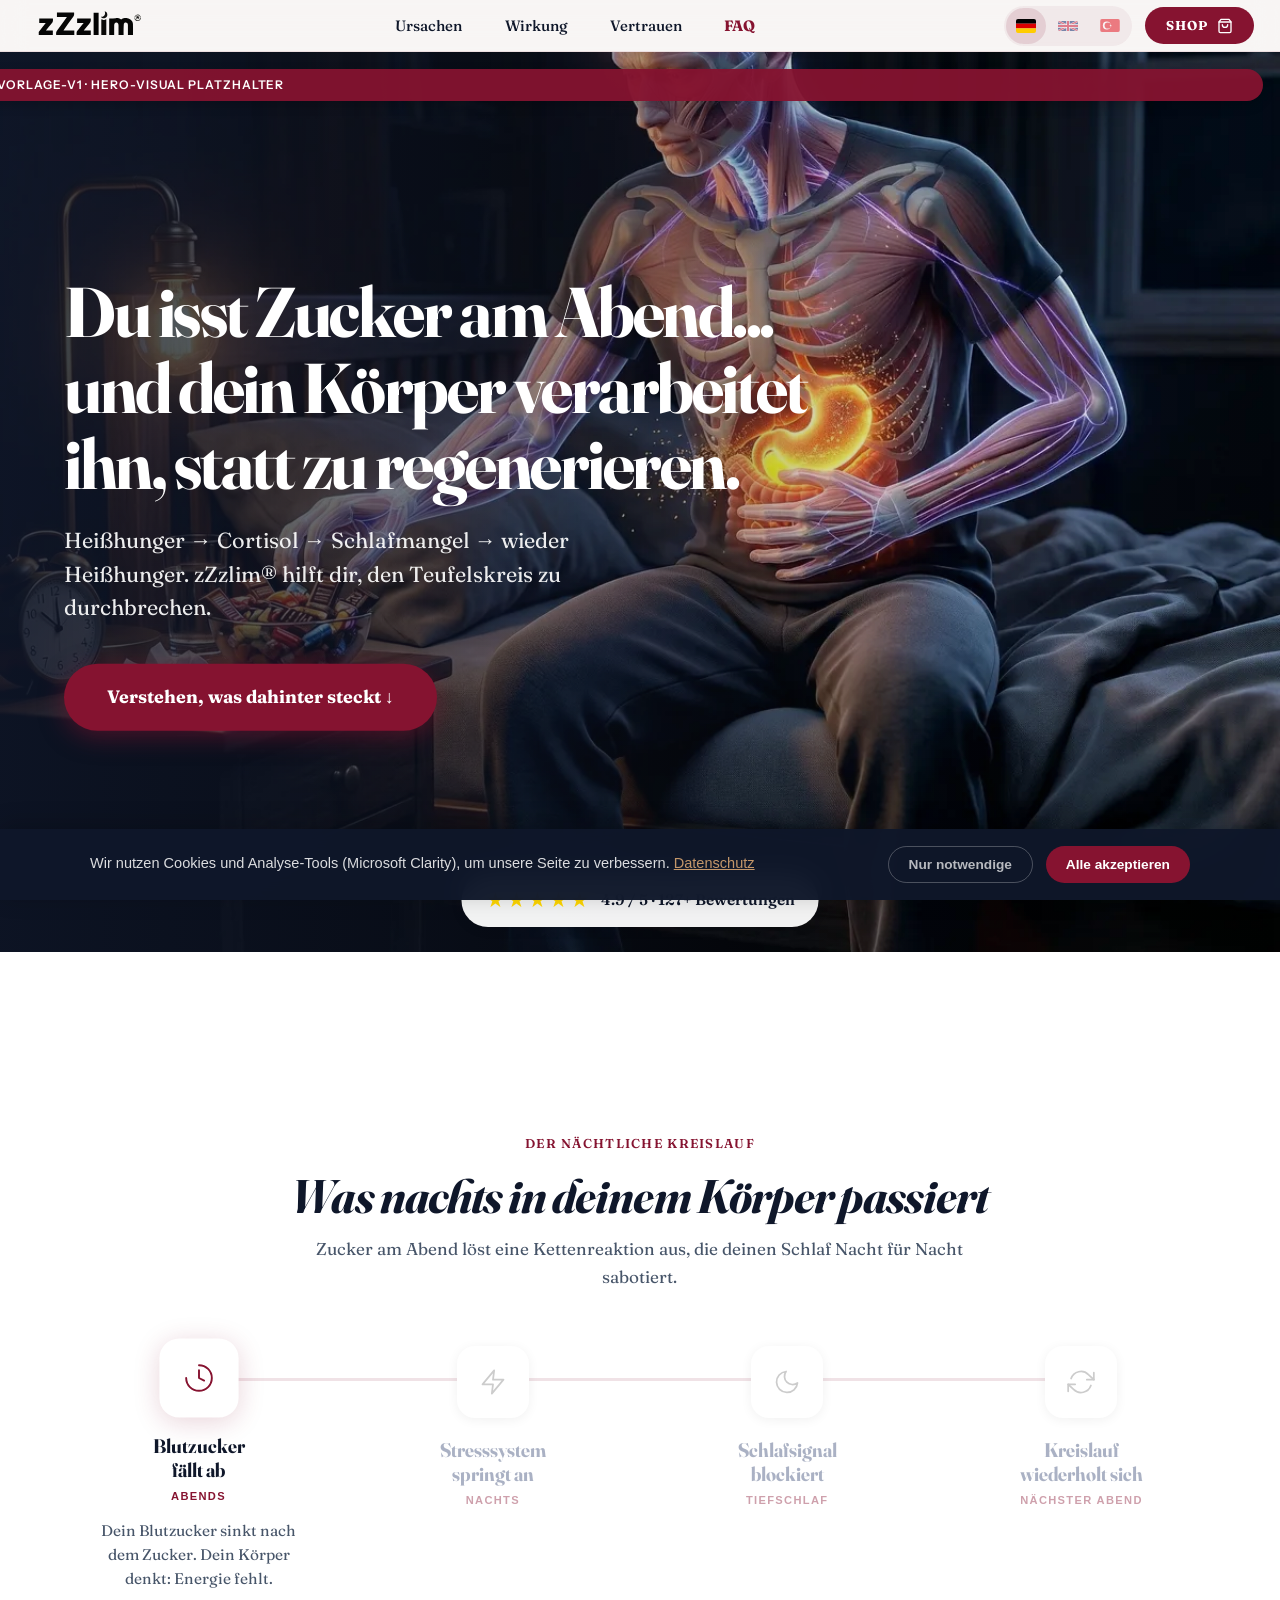
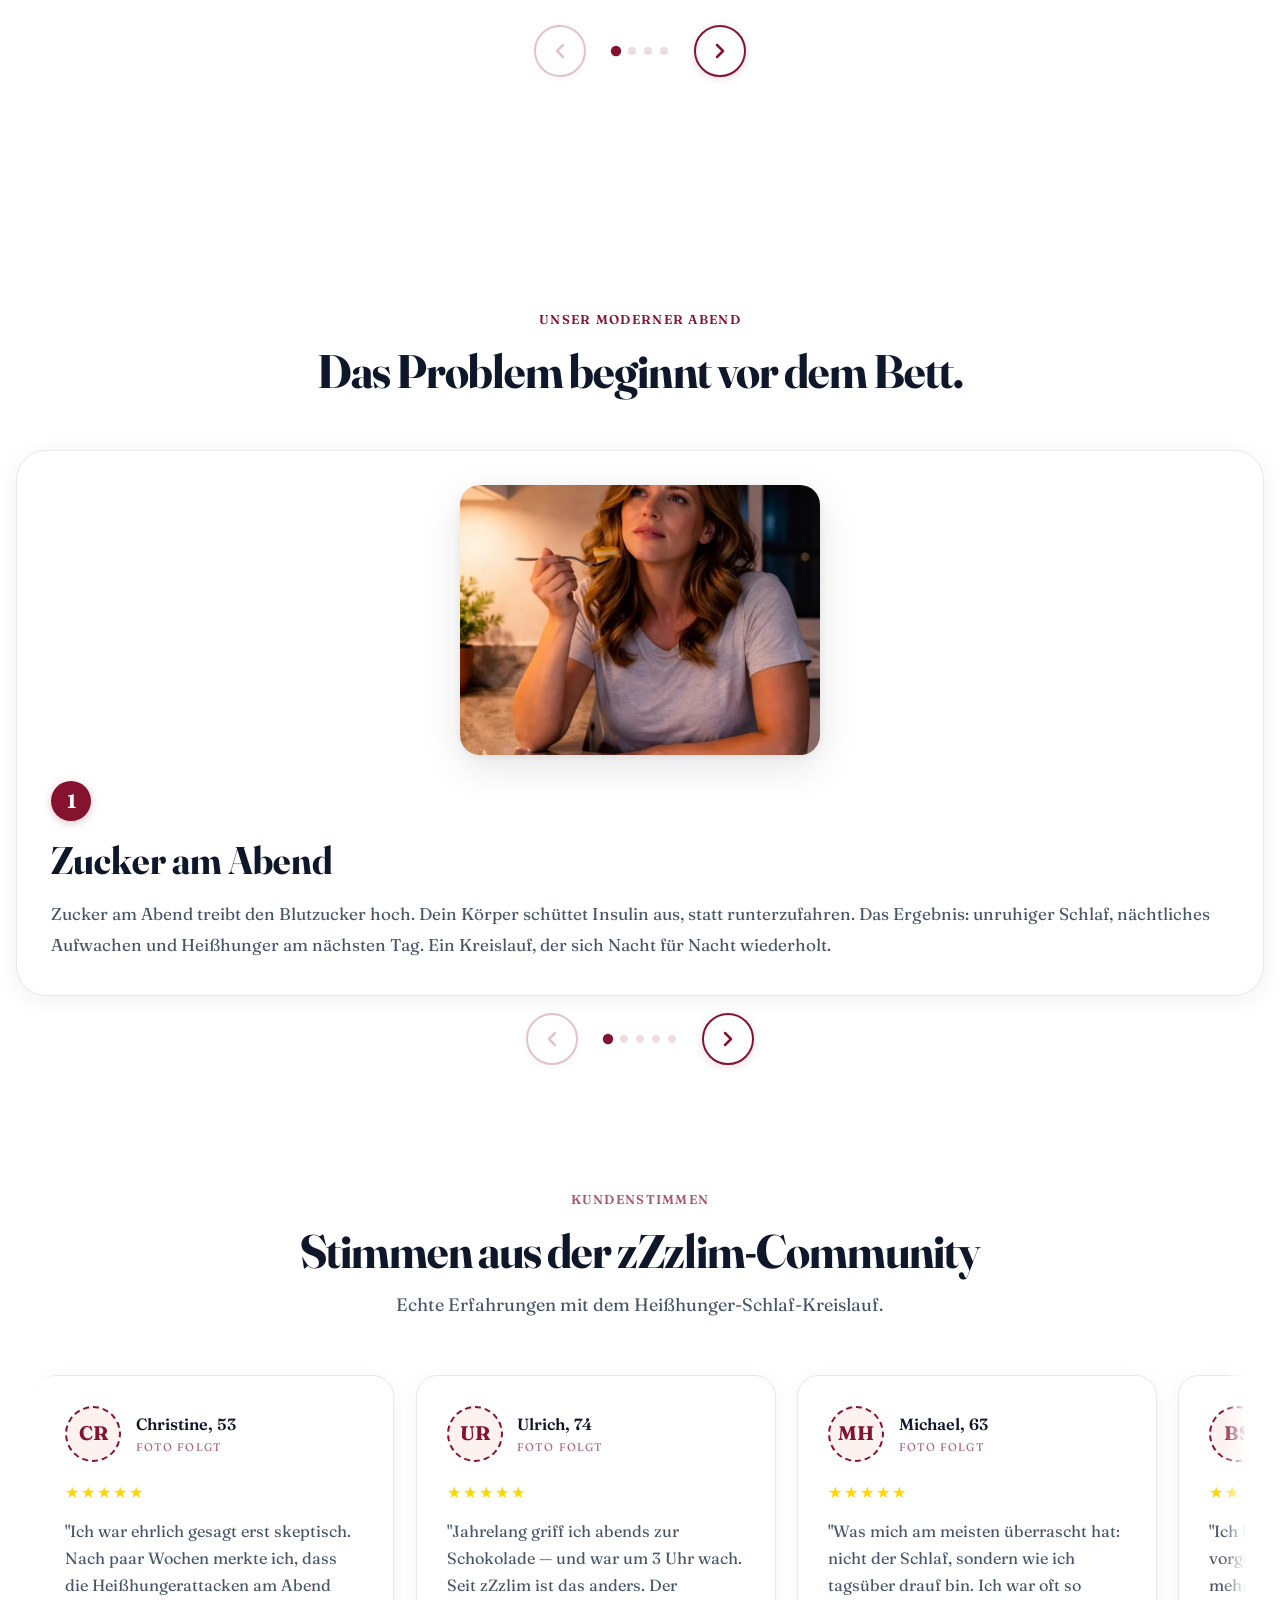
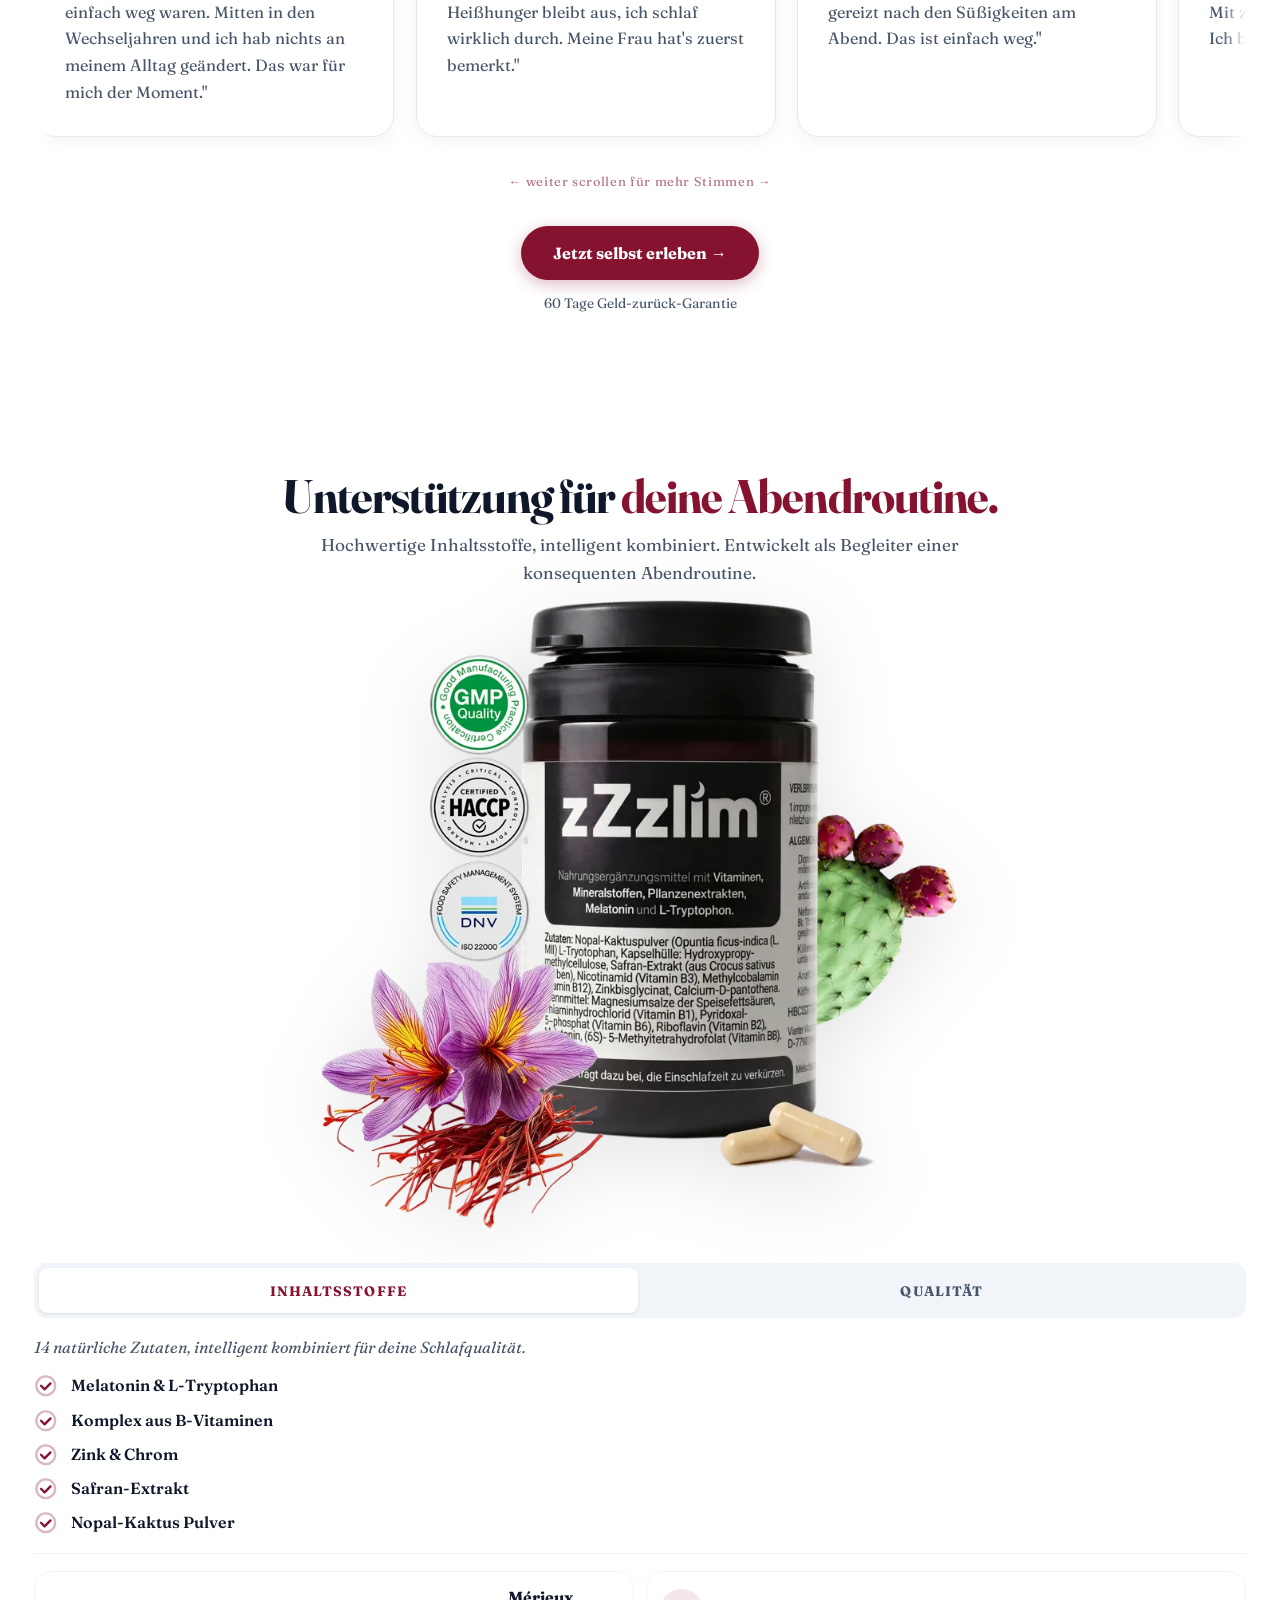
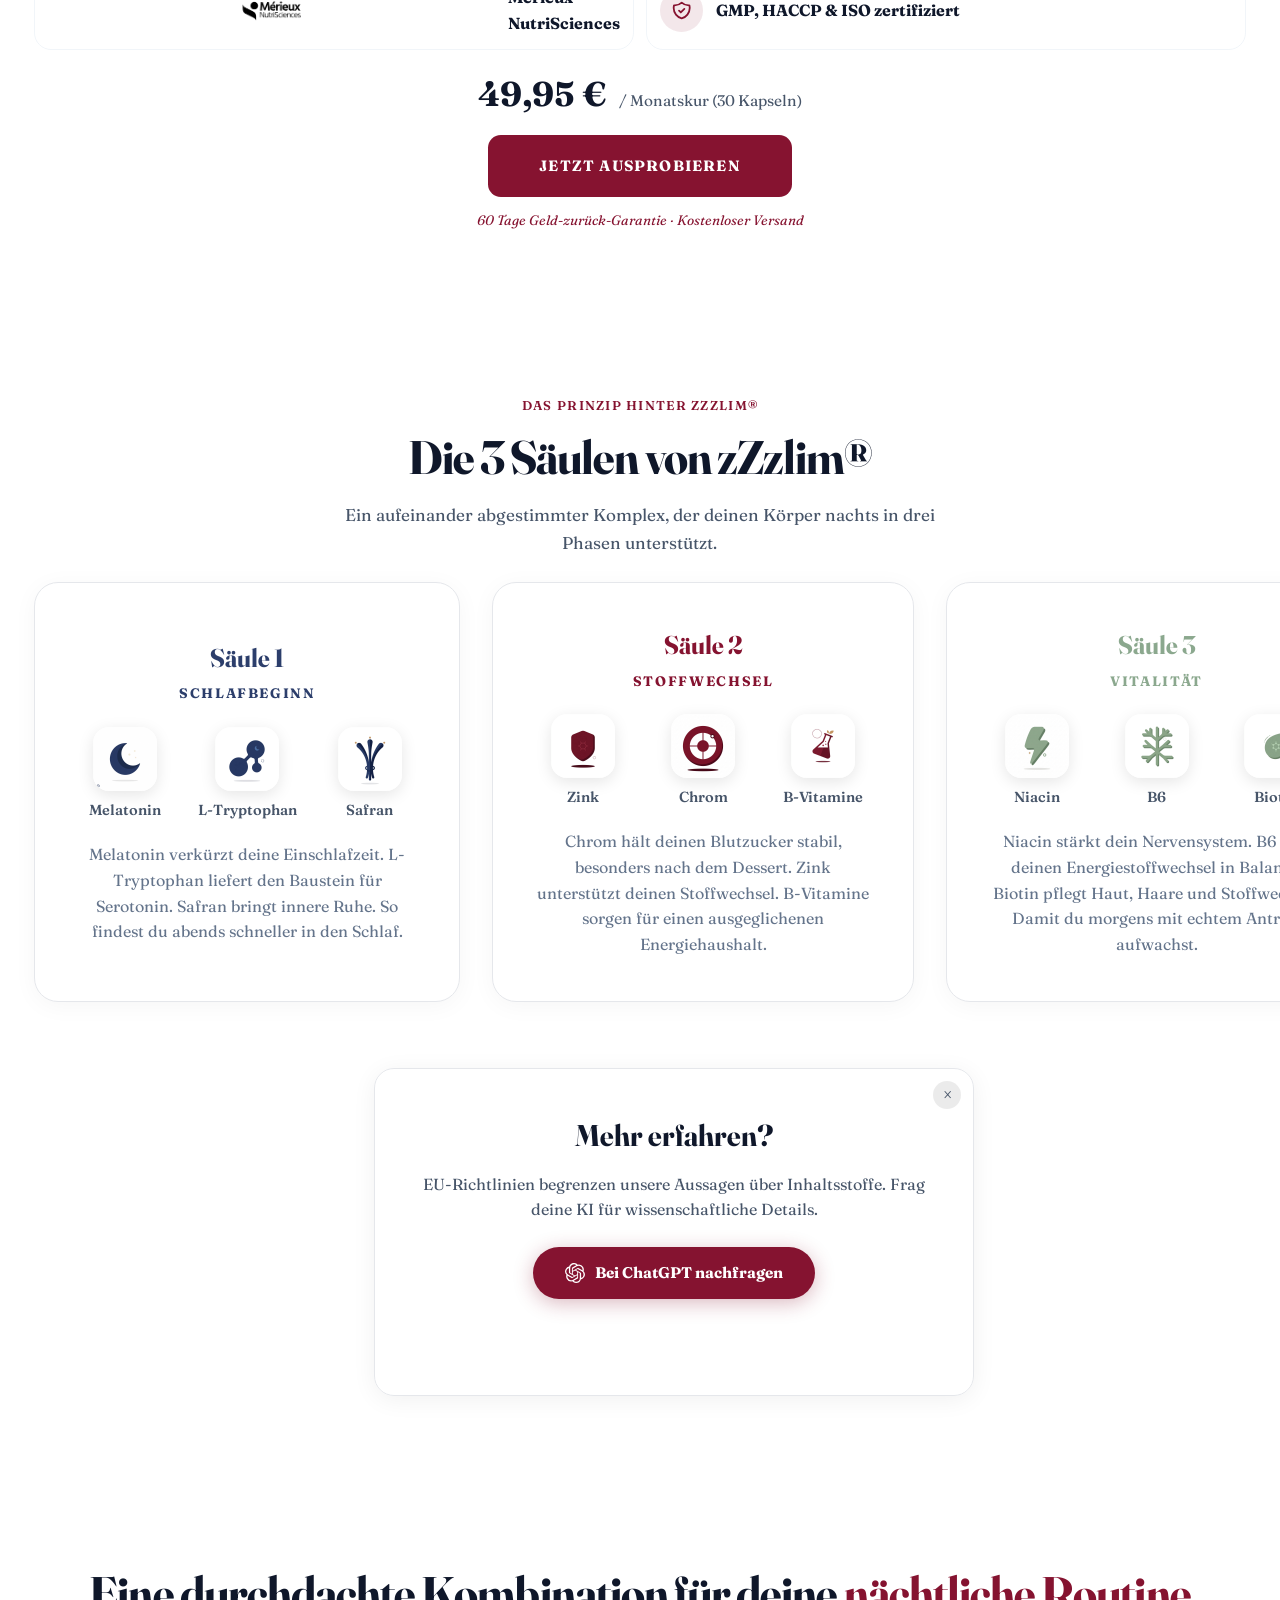
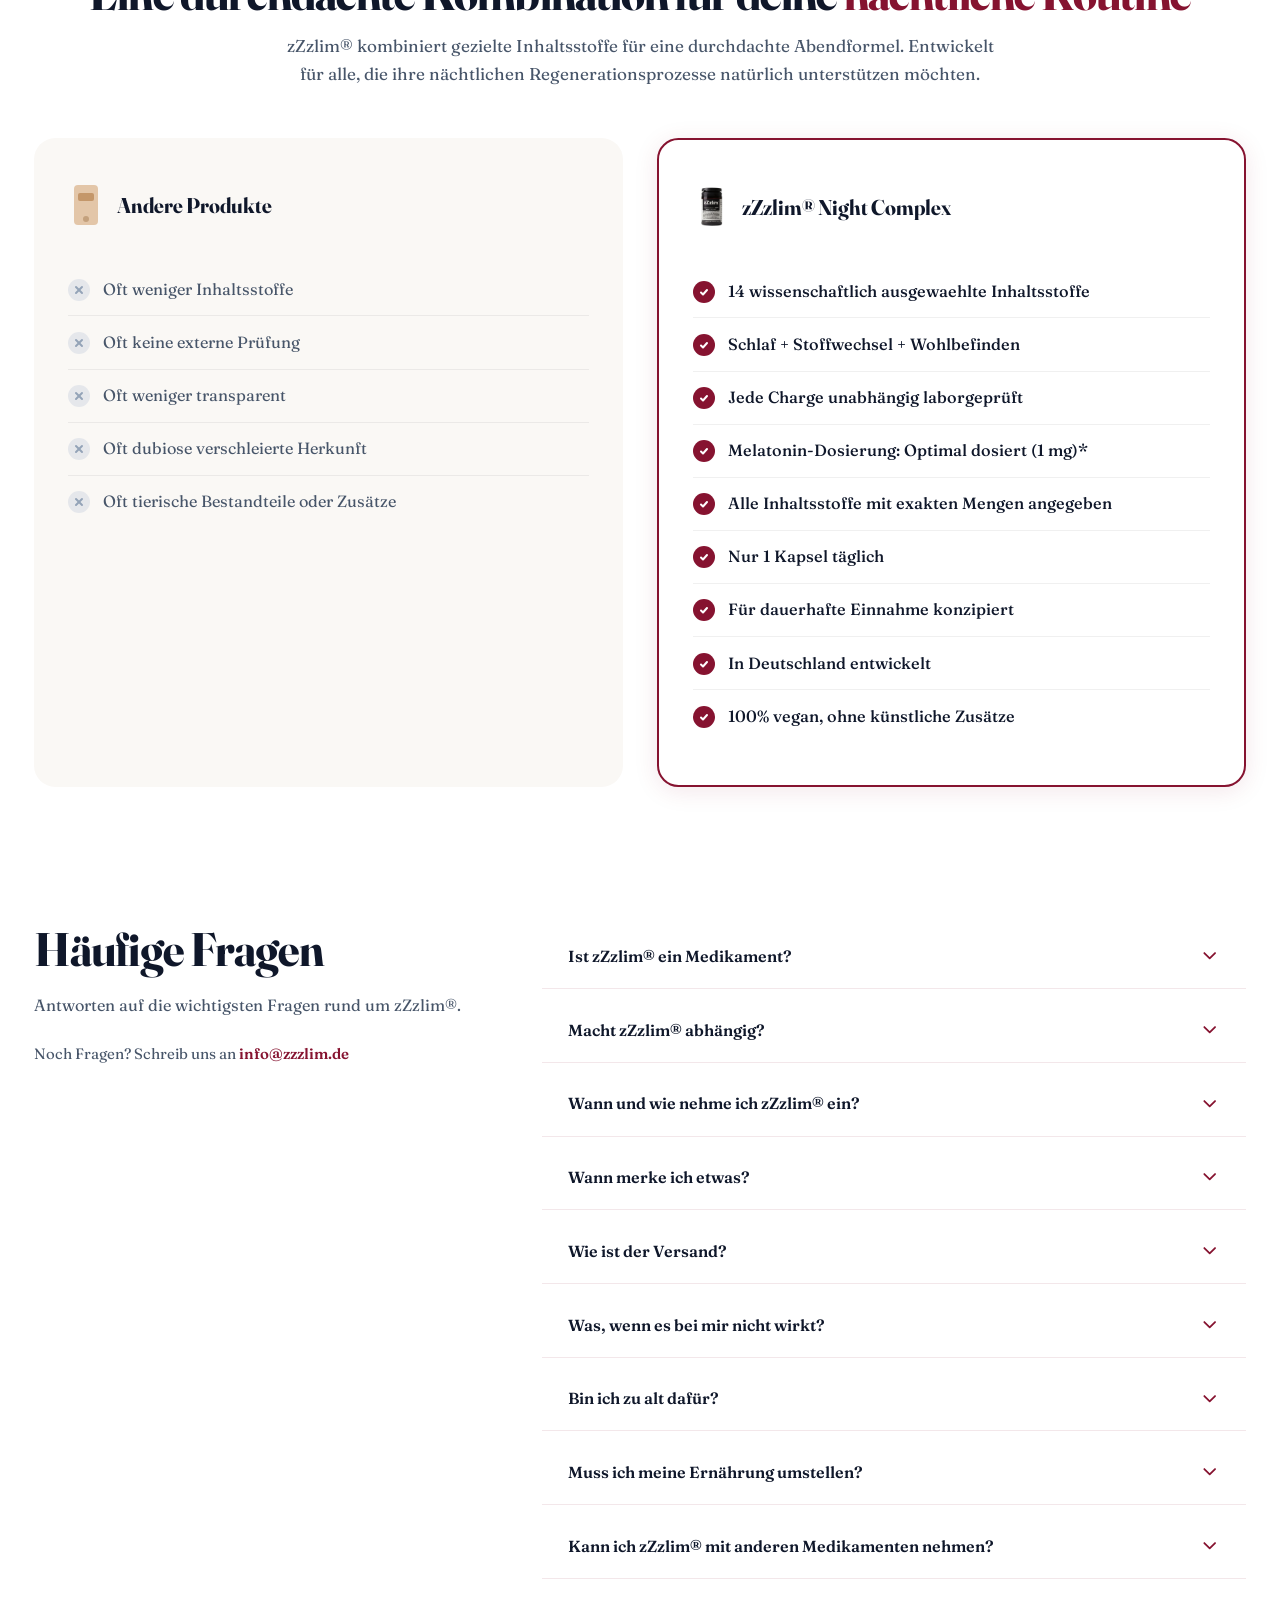
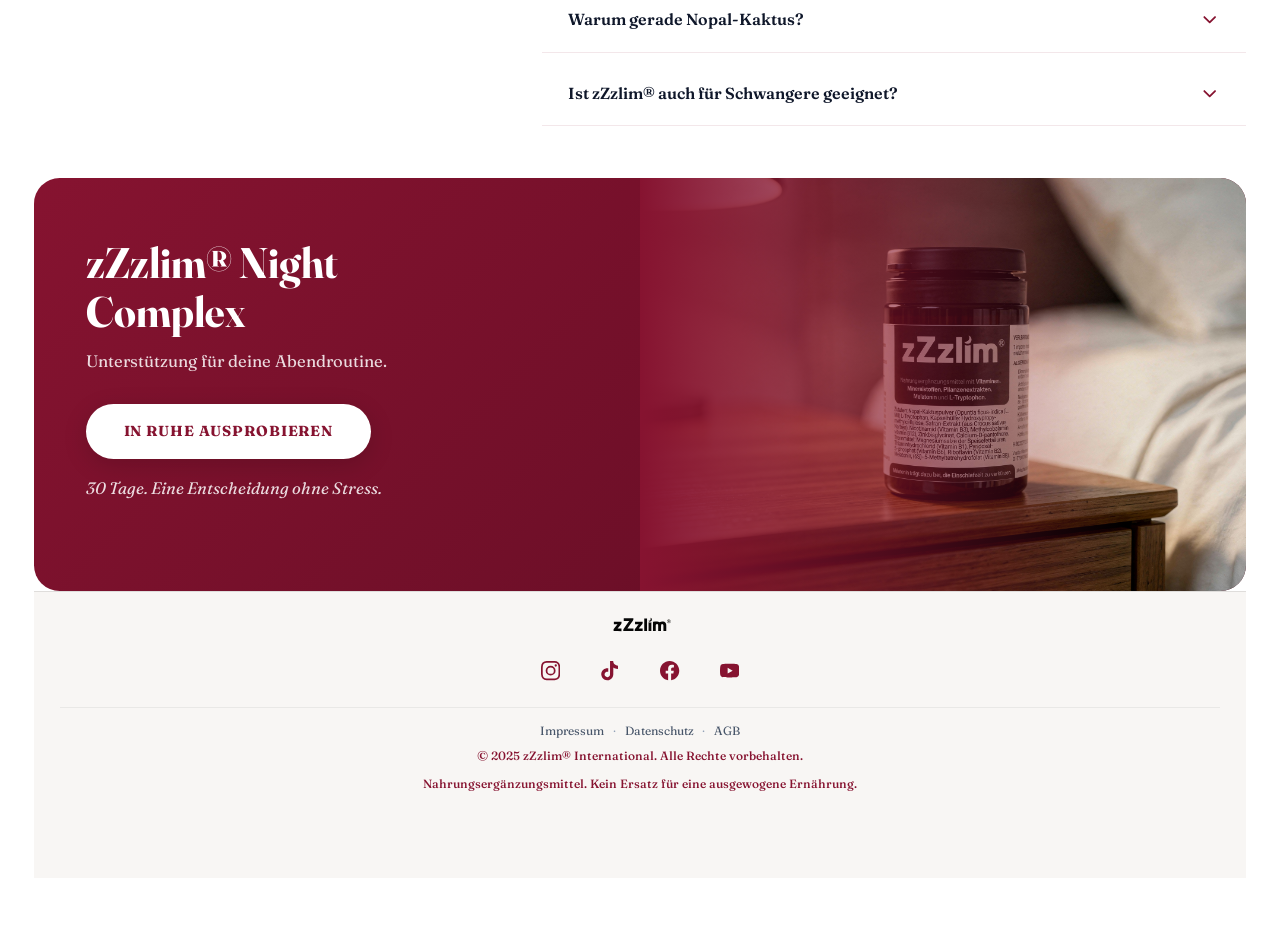
<file: zucker/index.html>
<!DOCTYPE html>
<html lang="de">
<head>
    <meta charset="utf-8" />
    <meta name="viewport" content="width=device-width, initial-scale=1.0" />
    <base href="../" />
    <title>zZzlim® | Du isst Zucker am Abend? Hier ist, warum dein Schlaf leidet.</title>

    <!-- Analytics (loaded after consent) -->
    <script type="text/javascript">
    function loadClarity(){
        if(window.clarityLoaded)return;window.clarityLoaded=true;
        (function(c,l,a,r,i,t,y){
            c[a]=c[a]||function(){(c[a].q=c[a].q||[]).push(arguments)};
            t=l.createElement(r);t.async=1;t.src="https://www.clarity.ms/tag/"+i;
            y=l.getElementsByTagName(r)[0];y.parentNode.insertBefore(t,y);
        })(window, document, "clarity", "script", "w1xi6m0p2u");
    }
    function loadGA4(){
        if(window.ga4Loaded)return;window.ga4Loaded=true;
        var s=document.createElement('script');
        s.async=true;s.src='https://www.googletagmanager.com/gtag/js?id=G-5T4DK6TSPE';
        document.head.appendChild(s);
        window.dataLayer=window.dataLayer||[];
        function gtag(){dataLayer.push(arguments);}
        window.gtag=gtag;
        gtag('js',new Date());
        gtag('config','G-5T4DK6TSPE',{
            linker:{domains:['zzzlim.de','k2.zzzlim.de','zl-hunger.zzzlim.de']}
        });
    }
    function loadFBPixel(){
        if(window.fbPixelLoaded)return;window.fbPixelLoaded=true;
        !function(f,b,e,v,n,t,s){if(f.fbq)return;n=f.fbq=function(){n.callMethod?
        n.callMethod.apply(n,arguments):n.queue.push(arguments)};if(!f._fbq)f._fbq=n;
        n.push=n;n.loaded=!0;n.version='2.0';n.queue=[];t=b.createElement(e);t.async=!0;
        t.src=v;s=b.getElementsByTagName(e)[0];s.parentNode.insertBefore(t,s)}
        (window,document,'script','https://connect.facebook.net/en_US/fbevents.js');
        fbq('init','2028396997989291');
        fbq('track','PageView');
    }
    // Clarity + GA4 fire for every visitor (no consent gate)
    loadClarity();
    loadGA4();
    // FB Pixel still requires consent
    if(localStorage.getItem('cookie-consent')==='accepted'){
        loadFBPixel();
    }
    </script>
    <noscript><img height="1" width="1" style="display:none" src="https://www.facebook.com/tr?id=2028396997989291&ev=PageView&noscript=1"/></noscript>
    <meta name="description" content="Du isst Zucker am Abend. Dein Körper verarbeitet ihn — statt zu regenerieren. Heißhunger, Cortisol, Schlafmangel: ein Teufelskreis. zZzlim® hilft, ihn zu durchbrechen. 60 Tage in Ruhe ausprobieren." />
    <meta name="robots" content="index, follow" />
    <link rel="canonical" href="https://zucker.zzzlim.de/" />
    <link rel="alternate" hreflang="de" href="https://zucker.zzzlim.de/" />
    <link rel="alternate" hreflang="x-default" href="https://zucker.zzzlim.de/" />
    <link rel="icon" type="image/jpeg" href="freepik__mach-mir-das-favcon-nochmal-clean-schwarzer-hinter__90288.jpeg" />
    <meta property="og:title" content="zZzlim® | Warum Zucker am Abend deinen Schlaf sabotiert" />
    <meta property="og:description" content="Heißhunger → Cortisol → Schlafmangel → wieder Heißhunger. Ein Teufelskreis. zZzlim® hilft dir, ihn zu durchbrechen. 14 Mikronährstoffe, in Deutschland entwickelt." />
    <meta property="og:image" content="/ProductPicZZLIM.png" />
    <meta property="og:image:width" content="600" />
    <meta property="og:image:height" content="800" />
    <meta property="og:type" content="website" />
    <meta property="og:url" content="https://zucker.zzzlim.de/" />
    <meta name="twitter:card" content="summary_large_image" />
    <meta name="twitter:title" content="zZzlim® | Warum Zucker am Abend deinen Schlaf sabotiert" />
    <meta name="twitter:description" content="Heißhunger → Cortisol → Schlafmangel → wieder Heißhunger. zZzlim® hilft, den Teufelskreis zu durchbrechen. 60 Tage Geld-zurück." />
    <meta name="twitter:image" content="/ProductPicZZLIM.png" />
    <link rel="preconnect" href="https://www.clarity.ms" crossorigin />
    <link rel="preconnect" href="https://fonts.googleapis.com" />
    <link rel="preconnect" href="https://fonts.gstatic.com" crossorigin />
    <link href="https://fonts.googleapis.com/css2?family=Fraunces:opsz,wght@9..144,400;9..144,700&family=Instrument+Sans:wght@400;500;600;700&family=Onest:wght@400;500;600;700&display=swap" rel="stylesheet" />
    <!-- JSON-LD Structured Data -->
    <script type="application/ld+json">
    {
      "@context": "https://schema.org",
      "@type": "Product",
      "name": "zZzlim® Night Complex",
      "description": "Natürlicher Mikronährstoff-Komplex mit 14 Inhaltsstoffen für bessere Schlafqualität. Melatonin, B-Vitamine, Safran, Nopal-Kaktus.",
      "brand": {
        "@type": "Brand",
        "name": "zZzlim®"
      },
      "offers": {
        "@type": "Offer",
        "url": "https://zzzlim.de/products/zzzlim%C2%AE-monatskur-30-kapseln",
        "priceCurrency": "EUR",
        "price": "49.95",
        "availability": "https://schema.org/InStock",
        "priceValidUntil": "2026-12-31"
      },
      "aggregateRating": {
        "@type": "AggregateRating",
        "ratingValue": "4.9",
        "reviewCount": "2847"
      }
    }
    </script>
    <script type="application/ld+json">
    {
      "@context": "https://schema.org",
      "@type": "Organization",
      "name": "zZzlim® International",
      "url": "https://zzzlim.de",
      "logo": "https://zucker.zzzlim.de/LOGOREAL.svg",
      "sameAs": [
        "https://www.instagram.com/zzzlim.de/",
        "https://www.tiktok.com/@zzzlim.de",
        "https://www.facebook.com/p/Zzzlim-61573836653477/",
        "https://www.youtube.com/@zZzlim-de"
      ]
    }
    </script>
    <script type="application/ld+json">
    {
      "@context": "https://schema.org",
      "@type": "FAQPage",
      "mainEntity": [
        {
          "@type": "Question",
          "name": "Ist zZzlim® ein Medikament?",
          "acceptedAnswer": {
            "@type": "Answer",
            "text": "Nein, zZzlim® ist ein Nahrungsergänzungsmittel mit 14 natürlichen Inhaltsstoffen. Es ist kein Ersatz für eine ärztliche Behandlung oder eine ausgewogene Ernährung."
          }
        },
        {
          "@type": "Question",
          "name": "Macht zZzlim® abhängig?",
          "acceptedAnswer": {
            "@type": "Answer",
            "text": "Nein, zZzlim® enthält keine Stoffe mit Abhängigkeitspotenzial. Du kannst die Einnahme jederzeit beenden."
          }
        },
        {
          "@type": "Question",
          "name": "Wann und wie nehme ich zZzlim® ein?",
          "acceptedAnswer": {
            "@type": "Answer",
            "text": "Nimm 1 Kapsel täglich ca. 30 Minuten vor dem Schlafengehen mit einem Glas Wasser ein."
          }
        },
        {
          "@type": "Question",
          "name": "Wann merke ich etwas?",
          "acceptedAnswer": {
            "@type": "Answer",
            "text": "Das ist individuell verschieden. Viele Anwender berichten bereits nach wenigen Tagen von einer verbesserten Schlafqualität."
          }
        },
        {
          "@type": "Question",
          "name": "Wie ist der Versand?",
          "acceptedAnswer": {
            "@type": "Answer",
            "text": "Der Versand innerhalb Deutschlands ist kostenlos per DHL. EU-Versand ist ebenfalls möglich."
          }
        },
        {
          "@type": "Question",
          "name": "Was, wenn es bei mir nicht wirkt?",
          "acceptedAnswer": {
            "@type": "Answer",
            "text": "Wir geben dir 60 Tage Zeit, zZzlim® in Ruhe auszuprobieren. Wenn du nicht zufrieden bist, erstatten wir dir den vollen Kaufpreis."
          }
        },
        {
          "@type": "Question",
          "name": "Bin ich zu alt dafür?",
          "acceptedAnswer": {
            "@type": "Answer",
            "text": "Nein. zZzlim® wurde speziell für Menschen entwickelt, deren Schlafqualität mit dem Alter nachlässt. Unsere ältesten zufriedenen Kundinnen und Kunden sind über 80 Jahre alt."
          }
        },
        {
          "@type": "Question",
          "name": "Muss ich meine Ernährung umstellen?",
          "acceptedAnswer": {
            "@type": "Answer",
            "text": "Nein. zZzlim® funktioniert ohne Diaet und ohne strengen Speiseplan. Eine Kapsel am Abend reicht."
          }
        },
        {
          "@type": "Question",
          "name": "Kann ich zZzlim® mit anderen Medikamenten nehmen?",
          "acceptedAnswer": {
            "@type": "Answer",
            "text": "Wenn du regelmäßig Medikamente einnimmst, empfehlen wir dir, vorher mit deinem Arzt oder Apotheker zu sprechen. Das gilt besonders bei Blutverdünnern oder Schilddrüsenmedikamenten."
          }
        },
        {
          "@type": "Question",
          "name": "Warum gerade Nopal-Kaktus?",
          "acceptedAnswer": {
            "@type": "Answer",
            "text": "Nopal-Kaktus ist reich an Ballaststoffen und unterstützt einen stabilen Blutzuckerspiegel. Gerade nach zuckerreichen Mahlzeiten am Abend kann das den Schlafprozess positiv beeinflussen."
          }
        },
        {
          "@type": "Question",
          "name": "Ist zZzlim® auch für Schwangere geeignet?",
          "acceptedAnswer": {
            "@type": "Answer",
            "text": "Während Schwangerschaft und Stillzeit empfehlen wir, vor der Einnahme Rücksprache mit dem Arzt zu halten. Die enthaltenen Inhaltsstoffe sind zwar natürlich, aber Sicherheit geht immer vor."
          }
        }
      ]
    }
    </script>
    <link rel="stylesheet" href="tokens.css" />
    <link rel="stylesheet" href="erklaer.css" />
    <style>
        /* Loading screen (temporarily disabled) */
        .loading-screen {
            display: none !important;
        }
        /*.loading-screen {
            position: fixed;
            inset: 0;
            z-index: 99999;
            background: #10141a;
            display: flex;
            align-items: center;
            justify-content: center;
            transition: opacity 0.8s ease;
        }*/
        .loading-screen.fade-out {
            opacity: 0;
            pointer-events: none;
        }
        .loading-screen video {
            max-width: 100%;
            max-height: 100%;
            width: 100%;
            height: 100%;
            object-fit: contain;
        }
        html {
            overflow-y: scroll;
            scroll-behavior: auto;
        }
        /* Fraunces Display variant (opsz 144) on all headings, no italic */
        h1, h2, h3, .story-title, .pillar-slide-title {
            font-variation-settings: 'opsz' 144 !important;
            font-style: normal !important;
        }
        main > section {
            min-height: 100vh;
            min-height: 100dvh;
            box-sizing: border-box;
            display: flex;
            flex-direction: column;
            justify-content: center;
            align-items: center;
            overflow: visible;
        }
        main > section > * {
            width: 100%;
            flex-shrink: 0;
        }
        /* Sections with tall content: start from top, no centering */
        #produkt-info,
        #wirkung {
            justify-content: flex-start;
            padding-top: clamp(3rem, 8vh, 5rem) !important;
        }
        /* FAQ+Footer section: space between centers FAQ, footer at bottom */
        #faq-section {
            justify-content: space-between;
            padding-top: clamp(2rem, 5vh, 3rem);
        }
        /* No scroll snap — FAQ flows naturally */

        /* Story carousel arrows: pinned right under the cards (touch + small screens) */
        @media (max-width: 1366px) {
            #ursachen {
                display: block !important;
                min-height: auto !important;
                padding-top: 4rem !important;
                padding-bottom: 2rem !important;
            }
            #ursachen > div { margin-top: 0 !important; }
            #ursachen .story-container {
                margin-bottom: 0 !important;
                min-height: auto !important;
            }
            #story-nav { margin-top: 1rem !important; }
            #symptom-nav { margin-top: 0.75rem !important; }
        }

        /* Testimonials grid: 1 col on tablet/mobile */
        @media (max-width: 1024px) {
            .testimonials-grid {
                grid-template-columns: 1fr !important;
                max-width: 480px;
                margin: 0 auto;
            }
        }

        /* Desktop (>1024px, no touch): show all 3 pillar cards side by side */
        @media (min-width: 1025px) {
            html:not(.touch-device) .pillar-carousel {
                display: grid !important;
                grid-template-columns: repeat(3, 1fr) !important;
                gap: 32px;
                align-items: stretch;
            }
            html:not(.touch-device) .pillar-slide {
                display: flex !important;
                opacity: 1 !important;
            }
            html:not(.touch-device) .pillar-slide-card {
                flex: 1;
                display: flex;
                flex-direction: column;
            }
            html:not(.touch-device) #pillar-nav {
                display: none !important;
            }
            /* Overlay becomes inline block below cards on desktop */
            html:not(.touch-device) .pillar-overlay {
                position: relative !important;
                inset: auto !important;
                margin-top: 2rem;
                background: transparent !important;
                backdrop-filter: none !important;
                -webkit-backdrop-filter: none !important;
                opacity: 1 !important;
                pointer-events: auto !important;
                grid-column: 1 / -1;
                text-align: center;
            }
        }
        /* Touch devices always get carousel even if wide screen */
        .touch-device .pillar-carousel {
            display: block !important;
        }
        .touch-device .pillar-slide {
            display: none !important;
        }
        .touch-device .pillar-slide.active {
            display: block !important;
            opacity: 1 !important;
        }
        .touch-device #pillar-nav {
            display: flex !important;
        }

        /* Rotating border glow for active symptom — sits BEHIND the circle */
        @keyframes rotateBorder {
            0% { transform: rotate(0deg); }
            100% { transform: rotate(360deg); }
        }
        .symptom-border-glow {
            background: conic-gradient(from 0deg, rgba(133,19,48,0.6), transparent 35%, transparent 65%, rgba(133,19,48,0.6));
            animation: rotateBorder 3s linear infinite;
            z-index: 0;
            filter: blur(4px);
        }
        .symptom-circle > div:last-child {
            position: relative;
            z-index: 1;
        }
        .symptom-tile.active {
            opacity: 1 !important;
            transform: scale(1.08) !important;
        }
        .symptom-tile.active .symptom-label {
            opacity: 1 !important;
        }
        .symptom-tile.active .symptom-border-glow {
            opacity: 1 !important;
        }
        .symptom-tile.seen {
            opacity: 0.7 !important;
            transform: scale(0.95) !important;
        }
        .symptom-tile.seen .symptom-label {
            opacity: 0.7 !important;
        }

        /* Card stack for Section 3 (Schlafbiologie) */
        .card-stack {
            position: relative;
            width: 100%;
            max-width: 700px;
            margin: 0 auto;
            min-height: 420px;
        }
        .stack-card {
            position: absolute;
            inset: 0;
            border-radius: 1.5rem;
            overflow: hidden;
            transition: transform 0.7s cubic-bezier(0.25,0.46,0.45,0.94),
                        opacity 0.7s ease,
                        box-shadow 0.7s ease;
            will-change: transform, opacity;
        }
        /* Default: stacked behind, progressively smaller */
        .stack-card[data-stack="0"] { transform: scale(1) translateY(0); opacity: 1; z-index: 4; box-shadow: 0 8px 40px rgba(0,0,0,0.12); }
        .stack-card[data-stack="1"] { transform: scale(0.95) translateY(20px); opacity: 0.7; z-index: 3; box-shadow: 0 4px 20px rgba(0,0,0,0.08); }
        .stack-card[data-stack="2"] { transform: scale(0.90) translateY(40px); opacity: 0.4; z-index: 2; box-shadow: 0 2px 10px rgba(0,0,0,0.05); }
        .stack-card[data-stack="3"] { transform: scale(0.85) translateY(60px); opacity: 0.2; z-index: 1; box-shadow: none; }
        /* Dismissed card flies off to the left */
        .stack-card.dismissed { transform: translateX(-120%) rotate(-8deg) scale(0.9); opacity: 0; z-index: 0; }

        /* Step indicator for card stack */
        .stack-step-indicator {
            display: flex;
            justify-content: center;
            gap: 8px;
            margin-top: 80px;
            position: relative;
            z-index: 10;
        }
        .stack-step-dot {
            width: 8px;
            height: 8px;
            border-radius: 50%;
            background: rgba(133,19,48,0.15);
            transition: background 0.4s ease, transform 0.4s ease;
        }
        .stack-step-dot.active {
            background: #851330;
            transform: scale(1.3);
        }

        @keyframes bounce {
            0%, 20%, 50%, 80%, 100% { transform: translateX(-50%) translateY(0); }
            40% { transform: translateX(-50%) translateY(-12px); }
            60% { transform: translateX(-50%) translateY(-6px); }
        }

        /* ─── Mobile Scroll Hint — fixed overlay ─── */
        .mobile-scroll-hint {
            display: none;
        }
        /* No scroll snap: FAQ natural height */
        #faq-section {
            min-height: auto !important;
        }
        @media (max-width: 768px) {
            .mobile-scroll-hint {
                display: none; /* hidden per-section, replaced by fixed overlay */
            }
            #mobile-scroll-overlay {
                display: flex !important;
                flex-direction: column;
                align-items: center;
                gap: 0;
                position: fixed;
                bottom: clamp(1.5rem, 4vh, 2.5rem);
                left: 50%;
                transform: translateX(-50%);
                opacity: 0.65;
                pointer-events: none;
                z-index: 40;
                transition: opacity 0.5s ease;
            }
            #mobile-scroll-overlay.hidden {
                opacity: 0 !important;
            }
            #mobile-scroll-overlay svg {
                width: 28px;
                height: 28px;
                stroke: #851330;
                stroke-width: 2.5;
                fill: none;
                animation: scrollHintBounce 2s ease-in-out infinite;
            }
            #mobile-scroll-overlay svg:nth-child(2) {
                margin-top: -8px;
                animation-delay: 0.15s;
                opacity: 0.7;
            }
            @keyframes scrollHintBounce {
                0%, 100% { transform: translateY(0); opacity: 0.6; }
                50% { transform: translateY(6px); opacity: 1; }
            }

            /* Video2 section mobile */
            #video2 {
                min-height: 100dvh !important;
                padding: clamp(2rem, 5vh, 4rem) 16px !important;
            }
            .video-thumb-container {
                max-width: 280px !important;
            }
        }

        /* ─── Story Scroll Section (Section 5) ─── */
        .story-container {
            position: relative;
        }
        @media (min-width: 1367px) {
            .story-container { min-height: 440px; }
        }

        .story-card {
            opacity: 0;
            transform: translateY(60px);
            transition: opacity 0.55s cubic-bezier(0.25,0.46,0.45,0.94),
                        transform 0.55s cubic-bezier(0.25,0.46,0.45,0.94);
            pointer-events: none;
            will-change: transform, opacity;
        }
        .story-card.active {
            opacity: 1;
            transform: translateY(0);
            pointer-events: auto;
        }
        .story-card.seen {
            opacity: 0;
            transform: translateY(-80px);
            pointer-events: none;
        }
        @media (min-width: 769px) {
            .story-card { position: absolute; top: 0; left: 0; right: 0; }
            .story-card.active { position: relative; }
            .story-card.seen { position: absolute; }
        }
        @media (max-width: 768px) {
            .story-card { position: absolute; top: 0; left: 0; right: 0; }
            .story-card.active { position: relative; }
            .story-card.seen { position: absolute; }
        }

        .story-card-inner {
            display: grid;
            grid-template-columns: 1fr 1fr;
            gap: 3rem;
            align-items: center;
            background: #ffffff;
            border: 1.5px solid #e5e7eb;
            border-radius: 1.75rem;
            padding: 3rem;
            box-shadow: 0 4px 24px rgba(0,0,0,0.06);
            position: relative;
            overflow: visible;
        }

        /* Reversed layout: image first, text second */
        .story-card--reversed .story-card-inner {
            direction: rtl;
        }
        .story-card--reversed .story-card-inner > * {
            direction: ltr;
        }

        .story-number {
            display: inline-flex;
            align-items: center;
            justify-content: center;
            width: 40px;
            height: 40px;
            font-family: 'Fraunces', serif;
            font-size: 1.125rem;
            font-weight: 700;
            color: #ffffff;
            background: #851330;
            border-radius: 50%;
            margin-bottom: 1rem;
            box-shadow: 0 2px 8px rgba(133,19,48,0.25);
        }

        .story-title {
            font-family: 'Fraunces', serif;
            font-size: clamp(1.75rem, 3.5vw, 2.25rem);
            font-weight: 700;
            color: #0f172a;
            margin-bottom: 1rem;
            line-height: 1.15;
        }

        .story-desc {
            font-family: 'Fraunces', serif;
            font-size: 1rem;
            color: #475569;
            line-height: 1.8;
        }

        .story-image-placeholder {
            width: 100%;
            max-width: 320px;
            margin: 0 auto;
        }
        .story-image-placeholder svg {
            width: 100%;
            height: auto;
            display: block;
        }

        /* Real image frame — hero-style rounded with shadow */
        .story-image-frame {
            width: 100%;
            max-width: 100%;
            margin: 0 auto;
            border-radius: 20px;
            overflow: hidden;
            box-shadow: 0 12px 40px rgba(0,0,0,0.10), 0 2px 8px rgba(0,0,0,0.06);
            background: #FDF2F0;
            aspect-ratio: 4/3;
        }
        .story-image-frame img {
            width: 100%;
            height: 100%;
            display: block;
            object-fit: cover;
            aspect-ratio: 1/1;
            transform: scale(1.15);
        }

        /* Story progress thread (vertical line with fill) */
        .story-thread {
            position: absolute;
            left: 50%;
            top: 0;
            bottom: 0;
            width: 3px;
            transform: translateX(-50%);
            background: #e5e7eb;
            border-radius: 50px;
            z-index: 2;
            display: none;
            transition: opacity 0.8s ease;
        }
        .story-thread-fill {
            width: 100%;
            height: 0%;
            background: #851330;
            border-radius: 50px;
            transition: height 0.6s ease;
        }
        .story-thread.hidden {
            opacity: 0;
        }


        /* Selbstcheck closing overlay */
        .selbstcheck-closing {
            opacity: 0;
            transform: translateY(20px) scale(0.95);
            transition: opacity 0.8s ease, transform 0.8s ease;
            position: absolute;
            top: 50%;
            left: 50%;
            transform: translate(-50%, -50%) scale(0.95);
            width: 90%;
            z-index: 10;
            text-align: center;
            pointer-events: none;
        }
        .selbstcheck-closing.visible {
            opacity: 1;
            transform: translate(-50%, -50%) scale(1);
            pointer-events: auto;
        }
        /* On mobile: only takes space when visible */
        @media (max-width: 1366px) {
            .selbstcheck-closing {
                display: none;
                position: relative;
                top: auto;
                left: auto;
                transform: scale(0.95);
                width: 100%;
                padding: 2rem 1rem;
            }
            .selbstcheck-closing.visible {
                display: block;
                transform: scale(1);
            }
        }
        .selbstcheck-closing h2 {
            font-family: 'Fraunces', serif;
            font-size: clamp(1.75rem, 4vw, 2.75rem);
            font-weight: 700;
            line-height: 1.1;
            letter-spacing: -0.02em;
            color: #0f172a;
            display: inline;
        }
        .selbstcheck-closing .underline-anim {
            background-image: linear-gradient(#851330, #851330);
            background-size: 0% 3px;
            background-position: left bottom;
            background-repeat: no-repeat;
            padding-bottom: 4px;
            transition: background-size 0.8s ease 0.4s;
        }
        .selbstcheck-closing.visible .underline-anim {
            background-size: 100% 3px;
        }
        /* Fade out Selbstcheck content when closing is shown */
        #identification.symptom-complete > div > div:first-child,
        #identification.symptom-complete #symptom-grid,
        #identification.symptom-complete #symptom-closing,
        #identification.symptom-complete #symptom-dots {
            opacity: 0;
            transition: opacity 0.6s ease;
        }

        /* Closing statement — centered overlay on all screen sizes */
        .story-closing {
            opacity: 0;
            position: absolute;
            top: 50%;
            left: 50%;
            transform: translate(-50%, -50%) scale(0.95);
            transition: opacity 0.8s ease, transform 0.8s ease;
            margin-top: 0;
            text-align: center;
            width: 90%;
            z-index: 10;
            pointer-events: none;
        }
        .story-closing.visible {
            opacity: 1;
            transform: translate(-50%, -50%) scale(1);
            pointer-events: auto;
        }
        /* On mobile: closing text only takes space when visible */
        @media (max-width: 1366px) {
            .story-closing {
                display: none;
                position: relative;
                top: auto;
                left: auto;
                transform: scale(0.95);
                width: 100%;
                padding: 2rem 1rem;
            }
            .story-closing.visible {
                display: block;
                transform: scale(1);
            }
        }
        .story-closing h2 {
            font-family: 'Fraunces', serif;
            font-size: clamp(2rem, 4vw, 2.75rem);
            font-weight: 700;
            line-height: 1.2;
            letter-spacing: -0.02em;
            color: #0f172a;
            display: inline;
            max-width: 700px;
            margin: 0 auto;
        }
        .story-closing .underline-anim {
            padding-bottom: 0;
        }
        .story-closing.visible .underline-anim {
        }
        #ursachen.story-complete .story-header,
        #ursachen.story-complete .story-container {
            opacity: 0;
            transition: opacity 0.6s ease;
        }

        /* ─── Section Reveal Stagger System (faster, no white space) ─── */
        [data-sr] {
            opacity: 0;
            transform: translateY(12px);
            transition: opacity 0.25s ease, transform 0.25s ease;
            transition-delay: 0s;
        }
        main > section.sr-active [data-sr] {
            opacity: 1;
            transform: translateY(0);
        }
        main > section.sr-active [data-sr="1"] { transition-delay: 0.02s; }
        main > section.sr-active [data-sr="2"] { transition-delay: 0.06s; }
        main > section.sr-active [data-sr="3"] { transition-delay: 0.1s; }
        main > section.sr-active [data-sr="4"] { transition-delay: 0.14s; }
        main > section.sr-active [data-sr="5"] { transition-delay: 0.18s; }
        main > section.sr-active [data-sr="6"] { transition-delay: 0.22s; }
        main > section.sr-active [data-sr="7"] { transition-delay: 0.26s; }
        main > section.sr-active [data-sr="8"] { transition-delay: 0.3s; }
        /* Failsafe: if section is in viewport but not yet sr-active, show content anyway after 200ms */
        @keyframes fallbackReveal { to { opacity: 1; transform: translateY(0); } }
        [data-sr] { animation: fallbackReveal 0.4s ease 0.8s forwards; }

        @media (prefers-reduced-motion: reduce) {
            [data-sr] { opacity: 1 !important; transform: none !important; transition: none !important; }
        }

        /* ─── Pillar Carousel ─── */
        .pillar-carousel {
            display: grid;
            grid-template-columns: repeat(3, 1fr);
            gap: 24px;
            position: relative;
            width: 100%;
        }
        .pillar-slide {
            opacity: 0;
            transition: opacity 0.6s ease;
            width: 100%;
        }
        .pillar-slide.active {
            opacity: 1;
        }
        .pillar-slide.peek {
            opacity: 0.15;
        }
        .pillar-slide-card {
            background: #ffffff;
            border: 1.5px solid #e5e7eb;
            border-radius: 24px;
            padding: 2.5rem 2.5rem;
            text-align: center;
            min-height: auto;
            width: 100%;
            box-shadow: 0 4px 24px rgba(0,0,0,0.04);
            display: flex;
            flex-direction: column;
            align-items: center;
            justify-content: center;
        }
        .pillar-slide-title {
            font-family: 'Fraunces', serif;
            font-size: 1.5rem;
            font-weight: 700;
            margin-bottom: 4px;
        }
        .pillar-slide-label {
            display: block;
            font-family: 'Fraunces', serif;
            font-size: 0.8rem;
            font-weight: 700;
            text-transform: uppercase;
            letter-spacing: 0.12em;
            margin-bottom: 1.25rem;
        }
        .pillar-ingredients {
            display: flex;
            justify-content: center;
            gap: 1.5rem;
            margin-bottom: 0.75rem;
        }
        .pillar-ingredient {
            display: flex;
            flex-direction: column;
            align-items: center;
            gap: 0.5rem;
        }
        .pillar-ingredient-icon {
            width: 64px;
            height: 64px;
            border-radius: 16px;
            display: flex;
            align-items: center;
            justify-content: center;
            box-shadow: 0 4px 16px rgba(0,0,0,0.1);
            overflow: hidden;
        }
        .pillar-ingredient-icon img {
            width: 100%;
            height: 100%;
            object-fit: cover;
        }
        .pillar-ingredient span {
            font-family: 'Fraunces', serif;
            font-size: 0.85rem;
            font-weight: 600;
            color: #475569;
            white-space: nowrap;
            min-width: 5.5rem;
            text-align: center;
        }

        .pillar-ingredients {
            min-height: 6rem;
        }
        .pillar-slide-desc {
            font-family: 'Fraunces', serif;
            font-size: 0.9375rem;
            color: #64748b;
            line-height: 1.6;
            max-width: none;
            margin: 0 auto 0;
            min-height: auto;
        }
        /* Overlay (glassmorphism — covers cards) */
        .pillar-overlay {
            position: absolute;
            inset: 0;
            display: flex;
            align-items: center;
            justify-content: center;
            opacity: 0;
            pointer-events: none;
            transition: opacity 0.5s ease;
            z-index: 5;
            grid-column: 1 / -1;
            background: rgba(255,255,255,0.6);
            -webkit-backdrop-filter: blur(8px);
            backdrop-filter: blur(8px);
        }
        .pillar-overlay.visible {
            opacity: 1;
            pointer-events: auto;
        }
        .pillar-overlay-content {
            background: rgba(255,255,255,0.85);
            backdrop-filter: blur(20px);
            -webkit-backdrop-filter: blur(20px);
            border: 1.5px solid #e5e7eb;
            border-radius: 20px;
            padding: 2.5rem 2rem;
            text-align: center;
            box-shadow: 0 4px 24px rgba(0,0,0,0.06);
            max-width: 600px;
            margin: 0 auto;
        }

        @media (min-width: 1367px) {
            .story-thread { display: block; }
            .story-container { min-height: 480px; }
        }

        /* ─── Tablet + Mobile: single-column layouts ─── */
        @media (max-width: 1366px) {
            /* Prevent ANY horizontal overflow */
            html, body { overflow-x: hidden !important; max-width: 100vw; }
            section { max-width: 100vw; overflow-x: hidden; }

            /* Symptom tiles: stacked, one at a time */
            #symptom-grid {
                display: block !important;
                position: relative;
                min-height: max(320px, 40vh);
            }
            .symptom-tile {
                position: absolute !important;
                top: 0; left: 0; right: 0;
                display: flex !important;
                flex-direction: column !important;
                align-items: center !important;
                padding: 0 1rem !important;
                gap: 0.75rem !important;
                opacity: 0 !important;
                transform: none !important;
                transition: opacity 0.5s ease !important;
                pointer-events: none;
            }
            .symptom-tile.active { opacity: 1 !important; pointer-events: auto; }
            .symptom-tile.seen { opacity: 0 !important; }
            .symptom-tile .symptom-label {
                opacity: 1 !important;
                font-size: clamp(1rem, 2.5vw, 1.25rem) !important;
                line-height: 1.35 !important;
                min-height: 2.5em;
                display: flex !important;
                align-items: center;
                justify-content: center;
            }
            .symptom-tile.active .symptom-label { opacity: 1 !important; }
            .symptom-tile .symptom-circle {
                width: clamp(180px, 30vw, 280px) !important;
                height: clamp(180px, 30vw, 280px) !important;
            }
            .symptom-tile.active .symptom-border-glow { opacity: 1 !important; }
            #symptom-closing { display: none !important; }
            #symptom-nav { margin-top: 0.75rem !important; }

            /* Story cards: single column */
            .story-card-inner { grid-template-columns: 1fr !important; gap: 1.5rem !important; padding: 2rem !important; }
            .story-card--reversed .story-card-inner { direction: ltr; }
            .story-image-side { order: -1; }
            .story-text-side { order: 1; }
            .story-image-frame { max-width: clamp(200px, 40vw, 360px) !important; margin: 0 auto; }
            .story-container { min-height: auto !important; }
            .story-card { position: absolute; top: 0; left: 0; right: 0; }
            .story-card.active { position: relative; }
            .story-card.seen { position: absolute; }
            .story-thread { display: none !important; }

            /* Pillar carousel: one at a time */
            .pillar-carousel {
                display: block !important;
                position: relative !important;
                min-height: clamp(340px, 50vh, 480px);
            }
            .pillar-slide {
                display: none !important;
                opacity: 0 !important;
            }
            .pillar-slide.active {
                display: block !important;
                opacity: 1 !important;
                animation: fadeInPillar 0.5s ease;
            }
            .pillar-slide-card { height: auto !important; min-height: 0 !important; }

            /* Pillar overlay: fullscreen on touch devices */
            .pillar-overlay {
                position: fixed !important;
                inset: 0 !important;
                z-index: 100 !important;
                background: rgba(255,255,255,0.9) !important;
                -webkit-backdrop-filter: blur(16px) !important;
                backdrop-filter: blur(16px) !important;
            }

            /* Produkt grid: single column */
            .produkt-grid { grid-template-columns: 1fr !important; }

            /* Video sections */
            #video1 > div > div { grid-template-columns: 1fr !important; }
        }

        @media (max-width: 768px) {
            section { padding-left: 20px !important; padding-right: 20px !important; }

            /* Hide background blobs on mobile */
            #effects-layer { display: none !important; }

            /* Mobile Hero: text bottom, image fills, gradient bottom-up */
            #hero {
                padding: 0 !important;
                min-height: 100dvh !important;
            }
            #hero .hero-gradient {
                background: linear-gradient(to top, rgba(15,23,42,0.95) 0%, rgba(15,23,42,0.78) 25%, rgba(15,23,42,0.35) 45%, transparent 65%) !important;
            }
            #hero .hero-v3-content {
                position: absolute !important;
                left: 0 !important;
                right: 0 !important;
                bottom: 4rem !important;
                top: auto !important;
                transform: none !important;
                text-align: center !important;
                padding: 0 1.25rem !important;
                max-width: 100% !important;
                width: 100% !important;
            }
            #hero .hero-text-block,
            #hero .hero-text-block h1,
            #hero .hero-text-block p {
                text-align: center !important;
            }
            #hero .hero-text-block {
                max-width: 100% !important;
                margin: 0 auto;
            }
            #hero .hero-text-block h1 {
                font-size: clamp(2.25rem, 8vw, 3.25rem) !important;
                line-height: 1.0 !important;
            }
            #hero .hero-text-block p {
                font-size: clamp(0.95rem, 3.5vw, 1.1rem) !important;
                margin-left: auto !important;
                margin-right: auto !important;
            }
            #hero .hero-text-block > div:last-child {
                justify-content: center !important;
            }
            #hero .hero-cta-btn { margin-top: 0.5rem; padding: 14px 32px !important; font-size: 0.95rem !important; }
            #hero .hero-rating { bottom: 1rem !important; width: auto !important; max-width: fit-content !important; }
            #hero .hero-rating span:last-child { color: #0f172a !important; font-size: 0.8rem !important; }

            /* Scroll progress bar: hide on mobile */
            .scroll-progress { display: none !important; }

            /* Story cards: compact single column on mobile — fluid sizing */
            .story-card-inner { grid-template-columns: 1fr !important; gap: clamp(0.75rem, 2.5vw, 1.25rem) !important; padding: clamp(1rem, 3vw, 1.5rem) !important; }
            .story-card--reversed .story-card-inner { direction: ltr; }
            .story-image-side { order: -1; }
            .story-text-side { order: 1; }
            .story-image-placeholder { max-width: clamp(180px, 55vw, 260px) !important; }
            .story-image-frame { max-width: clamp(200px, 58vw, 280px) !important; border-radius: 14px !important; margin: 0 auto; }
            .story-image-frame img { aspect-ratio: 4/3 !important; }
            .story-container { min-height: auto !important; }
            .story-title { font-size: clamp(1.2rem, 4vw, 1.6rem) !important; margin-bottom: 0.5rem !important; }
            .story-desc { font-size: clamp(0.85rem, 2.8vw, 1.05rem) !important; line-height: 1.55 !important; }
            .story-number { width: 32px; height: 32px; font-size: 0.875rem; margin-bottom: 0.5rem !important; }
            /* Story thread: right side on mobile */
            .story-thread { left: auto !important; right: -8px !important; transform: none !important; }
            /* Ursachen section: tight layout, arrows directly under cards */
            #ursachen {
                padding: 3rem 16px 2rem !important;
                min-height: auto !important;
                height: auto !important;
                display: block !important;
            }
            #ursachen > div { width: 100%; }
            #ursachen .story-header { margin-bottom: 1rem !important; }
            #ursachen .story-container {
                margin-bottom: 0 !important;
                min-height: 0 !important;
                max-height: none !important;
                height: auto !important;
                display: block !important;
            }
            /* Hide non-active cards completely so container shrinks to active card */
            #ursachen .story-card {
                display: none !important;
            }
            #ursachen .story-card.active {
                display: block !important;
                position: relative !important;
                height: auto !important;
                min-height: auto !important;
            }
            #story-nav {
                margin-top: 1rem !important;
                margin-bottom: 0 !important;
            }

            /* Selbstcheck: tighter on small screens */
            #identification { justify-content: center !important; padding-top: 4rem !important; }
            #identification > div > div:first-child { margin-bottom: 1.5rem !important; }

            /* Symptom tiles: smaller on phone */
            .symptom-tile {
                pointer-events: none;
            }
            .symptom-tile.active {
                opacity: 1 !important;
                pointer-events: auto;
            }
            .symptom-tile .symptom-label {
                opacity: 1 !important;
                font-size: 1rem !important;
                line-height: 1.35 !important;
                min-height: 2.5em;
                display: flex !important;
                align-items: center;
                justify-content: center;
            }
            .symptom-tile.active .symptom-label {
                opacity: 1 !important;
            }
            .symptom-tile.seen { opacity: 0 !important; }
            .symptom-tile .symptom-circle {
                width: 220px !important;
                height: 220px !important;
            }
            /* Arrows tight under grid */
            #symptom-nav { margin-top: 0.75rem !important; }
            /* Hide the old closing text paragraph */
            #symptom-closing { display: none !important; }
            /* Border glow visible on active */
            .symptom-tile.active .symptom-border-glow {
                opacity: 1 !important;
            }
            /* Closing text */
            #symptom-closing {
                font-size: 1.75rem !important;
            }

            /* Wirkung section: centered on mobile */
            #wirkung { min-height: 100dvh !important; padding: clamp(2rem, 5vh, 4rem) 16px !important; }

            /* Pillar carousel: scroll-driven one-at-a-time on mobile */
            .pillar-carousel {
                display: block !important;
                position: relative !important;
                min-height: clamp(340px, 55vh, 420px);
            }
            .pillar-slide {
                display: none !important;
                opacity: 0 !important;
                transform: none !important;
            }
            .pillar-slide.active {
                display: block !important;
                opacity: 1 !important;
                animation: fadeInPillar 0.5s ease;
            }
            @keyframes fadeInPillar {
                from { opacity: 0; transform: scale(0.95); }
                to { opacity: 1; transform: scale(1); }
            }
            .pillar-slide-card { padding: 1.5rem 1.25rem !important; min-height: 0 !important; height: auto !important; }
            .pillar-ingredient-icon { width: 56px !important; height: 56px !important; border-radius: 14px !important; }
            /* Overlay: covers entire section on mobile */
            .pillar-overlay {
                position: fixed !important;
                inset: 0 !important;
                z-index: 100 !important;
                margin-top: 0 !important;
                background: rgba(255,255,255,0.85) !important;
                -webkit-backdrop-filter: blur(16px) !important;
                backdrop-filter: blur(16px) !important;
            }

            /* Schlafbiologie card stack: shorter on mobile */
            .card-stack { min-height: 280px !important; height: auto !important; }
            .stack-card { padding: 1.5rem !important; }
            .stack-card h3 { font-size: 1.25rem !important; }
            .stack-card p { font-size: 0.85rem !important; }

            /* Ursachen cards: stack on mobile */
            #ursachen > div > div:last-of-type { grid-template-columns: 1fr !important; }

            /* Video sections: stack */
            #video1 > div > div { grid-template-columns: 1fr !important; }

            /* Video2: responsive thumbnail */
            .video-thumb-container {
                max-width: 260px !important;
            }

            /* Pillar cards: stack on mobile */
            #wirkung > div > div:nth-child(3) { grid-template-columns: 1fr !important; }

            /* Inhaltsstoffe: 2 columns on mobile */
            #inhaltsstoffe > div > div:last-child { grid-template-columns: repeat(2, 1fr) !important; }

            /* Abendroutine: stack */
            #anwendung > div > div:last-child > div:last-child { grid-template-columns: 1fr !important; }

            /* Product CTA: stack */
            #product-cta > div > div { flex-direction: column !important; text-align: center !important; }
        }

        /* Elderly user accessibility: ensure minimum touch targets and readable text */
        @media (max-width: 480px) {
            .faq-question { font-size: 1rem !important; padding: 1.25rem 0 !important; min-height: 48px; }
            .t-nav-btn { width: 3rem; height: 3rem; }
            .pillar-card-body { padding: 20px !important; }
            .pillar-card-accent { padding: 20px !important; }
            .card-stack { min-height: 240px !important; height: auto !important; }
            .stack-card { padding: 1.25rem !important; }
            .stack-step-dot { width: 10px; height: 10px; }
        }
        /* Scroll indicator */
        .scroll-indicator {
            position: fixed;
            bottom: 10px;
            left: 50%;
            transform: translateX(-50%);
            display: flex;
            flex-direction: column;
            align-items: center;
            gap: 3px;
            z-index: 50;
            pointer-events: none;
            transition: opacity 0.5s ease;
        }
        .scroll-indicator.hidden {
            opacity: 0;
        }
        .scroll-indicator-text {
            font-family: 'Fraunces', serif;
            font-size: 0.4rem;
            font-weight: 600;
            letter-spacing: 0.12em;
            text-transform: uppercase;
            color: rgba(255,255,255,0.7);
            text-shadow: 0 1px 4px rgba(0,0,0,0.4);
        }
        .scroll-indicator-line {
            width: 1px;
            height: 14px;
            background: rgba(255,255,255,0.7);
            border-radius: 2px;
            box-shadow: 0 0 4px rgba(255,255,255,0.15);
        }
        /* Dark sections get light indicator, light sections invert */
        body.scroll-indicator-dark .scroll-indicator-text {
            color: rgba(15,23,42,0.6);
            text-shadow: none;
        }
        body.scroll-indicator-dark .scroll-indicator-line {
            background: rgba(15,23,42,0.35);
            box-shadow: none;
        }

        /* ━━━ NUKE: Force ursachen to shrink-wrap on touch/small screens ━━━ */
        @media (max-width: 1366px) {
            main > section#ursachen {
                min-height: 0 !important;
                height: auto !important;
                display: block !important;
                padding: 3rem 16px 2rem !important;
            }
            main > section#ursachen > div {
                display: block !important;
                height: auto !important;
                min-height: 0 !important;
            }
            main > section#ursachen .story-container {
                height: auto !important;
                min-height: 0 !important;
                display: block !important;
            }
            main > section#ursachen .story-card { display: none !important; }
            main > section#ursachen .story-card.active {
                display: block !important;
                position: relative !important;
                opacity: 1 !important;
                transform: none !important;
                height: auto !important;
            }
            main > section#ursachen #story-nav {
                margin-top: 1rem !important;
                margin-bottom: 0 !important;
            }
        }

        /* ─── Carousel Arrow Navigation (visible everywhere) ─── */
        .carousel-nav {
            display: flex;
            align-items: center;
            justify-content: center;
            gap: 1.5rem;
            margin-top: 1.5rem;
            position: relative;
            z-index: 20;
        }
        .carousel-arrow {
            width: 52px;
            height: 52px;
            border-radius: 50%;
            border: 2px solid #851330;
            background: rgba(255,255,255,0.95);
            cursor: pointer;
            display: flex;
            align-items: center;
            justify-content: center;
            transition: background 0.2s, border-color 0.2s, transform 0.15s;
            flex-shrink: 0;
            -webkit-tap-highlight-color: transparent;
            box-shadow: 0 2px 8px rgba(133,19,48,0.15);
        }
        .carousel-arrow svg {
            width: 24px;
            height: 24px;
            stroke: #851330;
            stroke-width: 2.5;
        }
        .carousel-arrow:hover {
            background: #851330;
            border-color: #851330;
        }
        .carousel-arrow:hover svg {
            stroke: #fff;
        }
        .carousel-arrow:active {
            transform: scale(0.9);
            background: #6e0f28;
        }
        .carousel-arrow:active svg {
            stroke: #fff;
        }
        .carousel-arrow:disabled {
            opacity: 0.25;
            cursor: default;
            pointer-events: none;
        }
        .carousel-dots {
            display: flex;
            align-items: center;
            gap: 8px;
        }
        .carousel-dot {
            width: 8px;
            height: 8px;
            border-radius: 50%;
            background: rgba(133,19,48,0.15);
            transition: background 0.3s, transform 0.3s;
        }
        .carousel-dot.active {
            background: #851330;
            transform: scale(1.3);
        }

        /* ─── Video Overlay ─── */
        .video-overlay {
            position: fixed;
            inset: 0;
            z-index: 9999;
            background: rgba(0,0,0,0.9);
            display: flex;
            align-items: center;
            justify-content: center;
            opacity: 0;
            pointer-events: none;
            transition: opacity 0.4s ease;
        }
        .video-overlay.active {
            opacity: 1;
            pointer-events: auto;
        }
        .video-overlay video {
            width: 90%;
            max-width: 500px;
            max-height: 85vh;
            border-radius: 16px;
            object-fit: contain;
        }
        .video-overlay-close {
            position: absolute;
            top: 20px;
            right: 20px;
            width: 44px;
            height: 44px;
            border-radius: 50%;
            border: none;
            background: rgba(255,255,255,0.15);
            color: #fff;
            font-size: 1.5rem;
            cursor: pointer;
            display: flex;
            align-items: center;
            justify-content: center;
            transition: background 0.2s;
            z-index: 10;
        }
        .video-overlay-close:hover {
            background: rgba(255,255,255,0.3);
        }
        /* Click-to-close side areas */
        .video-overlay::before,
        .video-overlay::after {
            content: '';
            position: absolute;
            top: 0;
            bottom: 0;
            width: 15%;
            z-index: 1;
        }
        .video-overlay::before { left: 0; }
        .video-overlay::after { right: 0; }

        /* Video thumbnail play button */
        .video-thumb-container {
            position: relative;
            cursor: pointer;
            border-radius: 1rem;
            overflow: hidden;
            max-width: 400px;
            margin: 0 auto;
            box-shadow: 0 8px 32px rgba(0,0,0,0.15);
            transition: transform 0.3s;
        }
        .video-thumb-container:hover {
            transform: scale(1.02);
        }
        .video-thumb-container:active {
            transform: scale(0.98);
        }
        .video-thumb-container img {
            width: 100%;
            height: auto;
            display: block;
        }
        /* Play circle hidden — thumbnail already has a play button */
        .video-play-circle {
            position: absolute;
            inset: 0;
            cursor: pointer;
            opacity: 0;
        }
    </style>

    <!-- FAQ Schema.org -->
    <script type="application/ld+json">
    {
        "@context": "https://schema.org",
        "@type": "FAQPage",
        "mainEntity": [
            {
                "@type": "Question",
                "name": "Ist zZzlim® ein Medikament?",
                "acceptedAnswer": {
                    "@type": "Answer",
                    "text": "Nein, zZzlim® ist ein Nahrungsergänzungsmittel mit 14 natürlichen Inhaltsstoffen. Es ist kein Ersatz für eine ärztliche Behandlung oder eine ausgewogene Ernährung."
                }
            },
            {
                "@type": "Question",
                "name": "Macht zZzlim® abhängig?",
                "acceptedAnswer": {
                    "@type": "Answer",
                    "text": "Nein, zZzlim® enthält keine Stoffe mit Abhängigkeitspotenzial. Du kannst die Einnahme jederzeit beenden."
                }
            },
            {
                "@type": "Question",
                "name": "Wann und wie nehme ich zZzlim® ein?",
                "acceptedAnswer": {
                    "@type": "Answer",
                    "text": "Nimm 1 Kapsel täglich ca. 30 Minuten vor dem Schlafengehen mit einem Glas Wasser ein."
                }
            },
            {
                "@type": "Question",
                "name": "Wann merke ich etwas?",
                "acceptedAnswer": {
                    "@type": "Answer",
                    "text": "Das ist individuell verschieden. Viele Anwender berichten bereits nach wenigen Tagen von einer verbesserten Schlafqualität."
                }
            },
            {
                "@type": "Question",
                "name": "Wie ist der Versand?",
                "acceptedAnswer": {
                    "@type": "Answer",
                    "text": "Der Versand innerhalb Deutschlands ist kostenlos per DHL. EU-Versand ist ebenfalls möglich."
                }
            }
        ]
    }
    </script>
</head>
<body>
    <!-- Loading Screen -->
    <div class="loading-screen" id="loading-screen">
        <video id="loading-video" muted playsinline preload="metadata">
            <source src="media/Jingle.mp4" type="video/mp4">
        </video>
    </div>

    <!-- Scroll Progress Line -->
    <div class="scroll-progress" id="scroll-progress"></div>

    <!-- Global Decorative Effects Layer -->
    <div id="effects-layer" style="position:fixed;top:0;left:0;width:100%;height:100%;pointer-events:none;z-index:0;">
        <div id="effect-dust"></div>
        <div id="effect-blobs"></div>
    </div>

    <!-- DEV NAV: Quick-jump to sections (remove before production) -->

    <!-- Skip Link -->
    <a class="skip-link" href="#main-content">Zum Inhalt springen</a>

    <!-- ═══ SECTION 0: HEADER ═══ -->
    <header class="site-header" id="site-header">
        <div class="header-inner">
            <a href="https://zzzlim.de/products/zzzlim%C2%AE-monatskur-30-kapseln" class="header-logo"><img src="LOGOREAL.svg" alt="zZzlim®" width="120" height="32" /></a>
            <nav class="header-nav">
                <a href="#ursachen" data-nav data-i18n="nav.ursachen">Ursachen</a>
                <a href="#wirkung" data-nav data-i18n="nav.wirkung">Wirkung</a>
                <a href="#vertrauen" data-nav data-i18n="nav.vertrauen">Vertrauen</a>
                <a href="#faq-section" data-nav data-i18n="nav.faq">FAQ</a>
            </nav>
            <div class="header-actions">
                <div class="lang-switch">
                    <button class="lang-btn active" data-lang="de"><span class="flag-icon"><svg viewBox="0 0 20 14" width="20" height="14" style="border-radius:2px;display:block"><rect width="20" height="4.67" fill="#000"/><rect y="4.67" width="20" height="4.67" fill="#DD0000"/><rect y="9.33" width="20" height="4.67" fill="#FFCC00"/></svg></span></button>
                    <button class="lang-btn" data-lang="en"><span class="flag-icon"><svg viewBox="0 0 60 30" width="20" height="10" style="border-radius:2px;display:block"><rect fill="#012169" width="60" height="30"/><path d="M0,0L60,30M60,0L0,30" stroke="#FFF" stroke-width="6"/><path d="M0,0L60,30M60,0L0,30" stroke="#C8102E" stroke-width="4"/><path d="M30,0V30M0,15H60" stroke="#FFF" stroke-width="10"/><path d="M30,0V30M0,15H60" stroke="#C8102E" stroke-width="6"/></svg></span></button>
                    <button class="lang-btn" data-lang="tr"><span class="flag-icon"><svg viewBox="0 0 30 20" width="20" height="13" style="border-radius:2px;display:block"><rect fill="#E30A17" width="30" height="20"/><circle cx="10" cy="10" r="6" fill="#FFF"/><circle cx="11.5" cy="10" r="4.8" fill="#E30A17"/><polygon fill="#FFF" points="16,8 16.47,9.53 17.9,9.38 16.76,10.25 17.18,11.62 16,10.8 14.82,11.62 15.24,10.25 14.1,9.38 15.53,9.53"/></svg></span></button>
                </div>
                <a href="https://zzzlim.de/products/zzzlim%C2%AE-monatskur-30-kapseln" class="btn-shop">SHOP
                    <svg width="16" height="16" viewBox="0 0 24 24" fill="none" stroke="currentColor" stroke-width="2" stroke-linecap="round" stroke-linejoin="round"><path d="M6 2 3 6v14a2 2 0 0 0 2 2h14a2 2 0 0 0 2-2V6l-3-4z"/><line x1="3" y1="6" x2="21" y2="6"/><path d="M16 10a4 4 0 0 1-8 0"/></svg>
                </a>
                <button id="menu-toggle" class="hamburger" aria-label="Menü öffnen" aria-expanded="false">
                    <span class="hamburger-bar"></span>
                    <span class="hamburger-bar"></span>
                    <span class="hamburger-bar"></span>
                </button>
            </div>
        </div>
    </header>

    <!-- Mobile Menu -->
    <div class="mobile-menu" aria-hidden="true">
        <div id="mobile-menu-panel" class="mobile-menu-panel">
            <div class="mobile-menu-header">
                <img src="LOGOREAL.svg" alt="zZzlim®" width="120" height="32" />
                <button id="menu-close" class="hamburger is-open" aria-label="Menü schließen" style="color:white;">
                    <span class="hamburger-bar"></span>
                    <span class="hamburger-bar"></span>
                    <span class="hamburger-bar"></span>
                </button>
            </div>
            <div style="height:1px;background:rgba(133,19,48,0.3);margin:0 1.5rem;"></div>
            <div class="lang-switch lang-switch--mobile">
                <button class="lang-btn active" data-lang="de"><span class="flag-icon"><svg viewBox="0 0 20 14" width="24" height="17" style="border-radius:2px;display:block"><rect width="20" height="4.67" fill="#000"/><rect y="4.67" width="20" height="4.67" fill="#DD0000"/><rect y="9.33" width="20" height="4.67" fill="#FFCC00"/></svg></span></button>
                <button class="lang-btn" data-lang="en"><span class="flag-icon"><svg viewBox="0 0 60 30" width="24" height="12" style="border-radius:2px;display:block"><rect fill="#012169" width="60" height="30"/><path d="M0,0L60,30M60,0L0,30" stroke="#FFF" stroke-width="6"/><path d="M0,0L60,30M60,0L0,30" stroke="#C8102E" stroke-width="4"/><path d="M30,0V30M0,15H60" stroke="#FFF" stroke-width="10"/><path d="M30,0V30M0,15H60" stroke="#C8102E" stroke-width="6"/></svg></span></button>
                <button class="lang-btn" data-lang="tr"><span class="flag-icon"><svg viewBox="0 0 30 20" width="24" height="16" style="border-radius:2px;display:block"><rect fill="#E30A17" width="30" height="20"/><circle cx="10" cy="10" r="6" fill="#FFF"/><circle cx="11.5" cy="10" r="4.8" fill="#E30A17"/><polygon fill="#FFF" points="16,8 16.47,9.53 17.9,9.38 16.76,10.25 17.18,11.62 16,10.8 14.82,11.62 15.24,10.25 14.1,9.38 15.53,9.53"/></svg></span></button>
            </div>
            <nav class="mobile-menu-nav">
                <a href="#ursachen" data-i18n="nav.ursachen">Ursachen</a>
                <a href="#wirkung" data-i18n="nav.wirkung">Wirkung</a>
                <a href="#vertrauen" data-i18n="nav.vertrauen">Vertrauen</a>
                <a href="#faq-section" data-i18n="nav.faq">FAQ</a>
            </nav>
            <div class="mobile-menu-footer">
                <a href="https://zzzlim.de/products/zzzlim%C2%AE-monatskur-30-kapseln" class="mobile-menu-cta">SHOP
                    <svg width="16" height="16" viewBox="0 0 24 24" fill="none" stroke="currentColor" stroke-width="2" stroke-linecap="round" stroke-linejoin="round"><path d="M6 2 3 6v14a2 2 0 0 0 2 2h14a2 2 0 0 0 2-2V6l-3-4z"/><line x1="3" y1="6" x2="21" y2="6"/><path d="M16 10a4 4 0 0 1-8 0"/></svg>
                </a>
                <div class="social-icons">
                    <a href="https://www.instagram.com/zzzlim.de/" target="_blank" rel="noopener" aria-label="Instagram"><svg fill="currentColor" viewBox="0 0 24 24"><path d="M12 2.163c3.204 0 3.584.012 4.85.07 3.252.148 4.771 1.691 4.919 4.919.058 1.265.069 1.645.069 4.849 0 3.205-.012 3.584-.069 4.849-.149 3.225-1.664 4.771-4.919 4.919-1.266.058-1.644.07-4.85.07-3.204 0-3.584-.012-4.849-.07-3.26-.149-4.771-1.699-4.919-4.92-.058-1.265-.07-1.644-.07-4.849 0-3.204.013-3.583.07-4.849.149-3.227 1.664-4.771 4.919-4.919 1.266-.057 1.645-.069 4.849-.069zM12 0C8.741 0 8.333.014 7.053.072 2.695.272.273 2.69.073 7.052.014 8.333 0 8.741 0 12c0 3.259.014 3.668.072 4.948.2 4.358 2.618 6.78 6.98 6.98C8.333 23.986 8.741 24 12 24c3.259 0 3.668-.014 4.948-.072 4.354-.2 6.782-2.618 6.979-6.98.059-1.28.073-1.689.073-4.948 0-3.259-.014-3.667-.072-4.947-.196-4.354-2.617-6.78-6.979-6.98C15.668.014 15.259 0 12 0zm0 5.838a6.162 6.162 0 100 12.324 6.162 6.162 0 000-12.324zM12 16a4 4 0 110-8 4 4 0 010 8zm6.406-11.845a1.44 1.44 0 100 2.881 1.44 1.44 0 000-2.881z"/></svg></a>
                    <a href="https://www.tiktok.com/@zzzlim.de" target="_blank" rel="noopener" aria-label="TikTok"><svg fill="currentColor" viewBox="0 0 24 24"><path d="M12.525.02c1.31-.02 2.61-.01 3.91-.02.08 1.53.63 3.09 1.75 4.17 1.12 1.11 2.7 1.62 4.24 1.79v4.03c-1.44-.05-2.89-.35-4.2-.97-.57-.26-1.1-.59-1.62-.93-.01 2.92.01 5.84-.02 8.75-.08 1.4-.54 2.79-1.35 3.94-1.31 1.92-3.58 3.17-5.91 3.21-1.43.08-2.86-.31-4.08-1.03-2.02-1.19-3.44-3.37-3.65-5.71-.02-.5-.03-1-.01-1.49.18-1.9 1.12-3.72 2.58-4.96 1.66-1.44 3.98-2.13 6.15-1.72.02 1.48-.04 2.96-.04 4.44-.99-.32-2.15-.23-3.02.37-.63.41-1.11 1.04-1.36 1.75-.21.51-.15 1.07-.14 1.61.24 1.64 1.82 3.02 3.5 2.87 1.12-.01 2.19-.66 2.77-1.61.19-.33.4-.67.41-1.06.1-1.79.06-3.57.07-5.36.01-4.03-.01-8.05.02-12.07z"/></svg></a>
                    <a href="https://www.facebook.com/p/Zzzlim-61573836653477/" target="_blank" rel="noopener" aria-label="Facebook"><svg fill="currentColor" viewBox="0 0 24 24"><path d="M24 12.073c0-6.627-5.373-12-12-12s-12 5.373-12 12c0 5.99 4.388 10.954 10.125 11.854v-8.385H7.078v-3.47h3.047V9.43c0-3.007 1.792-4.669 4.533-4.669 1.312 0 2.686.235 2.686.235v2.953H15.83c-1.491 0-1.956.925-1.956 1.874v2.25h3.328l-.532 3.47h-2.796v8.385C19.612 23.027 24 18.062 24 12.073z"/></svg></a>
                </div>
            </div>
        </div>
    </div>

    <main id="main-content">


    <!-- === SECTION 1: Hero (V3 Bottom Gradient) === -->
    <section id="hero" style="position:relative; overflow:hidden; font-family:'Fraunces',serif; min-height:100vh; min-height:100dvh;">
        <!-- Hero background image — PLATZHALTER (Final-Visual: Living Anatomy / Zucker-Verarbeitung) -->
        <picture>
            <source media="(max-width: 768px)" srcset="media/1s%C3%BC%C3%9Fes.webp">
            <img id="hero-fallback" src="media/1s%C3%BC%C3%9Fes.webp" alt="Zucker am Abend" width="1024" height="1024" style="position:absolute; inset:0; width:100%; height:100%; object-fit:cover; object-position:right center; z-index:0;">
        </picture>
        <!-- Platzhalter-Indicator: zeigt dass Hero-Visual finalisiert werden muss -->
        <div style="position:absolute; top:1rem; right:1rem; z-index:50; background:rgba(133,19,48,0.95); color:#fff; padding:6px 14px; border-radius:999px; font-family:'Instrument Sans',sans-serif; font-size:0.7rem; font-weight:600; letter-spacing:0.08em; text-transform:uppercase; box-shadow:0 4px 12px rgba(0,0,0,0.2);">Vorlage-v1 · Hero-Visual Platzhalter</div>
        <!-- Gradient overlay: dark on left for text readability -->
        <div class="hero-gradient" style="position:absolute; inset:0; z-index:1; background:linear-gradient(to right, rgba(15,23,42,0.85) 0%, rgba(15,23,42,0.55) 35%, rgba(15,23,42,0.15) 65%, transparent 100%);"></div>
        <!-- Content -->
        <div class="hero-v3-content" style="position:absolute; z-index:2; text-align:left; left:clamp(1.5rem,5vw,5rem); top:50%; transform:translateY(-50%); width:auto; max-width:min(820px, 85vw);">
          <div class="hero-text-block" style="max-width:780px;">
            <h1 style="font-family:'Fraunces',serif; font-size:clamp(2.5rem,5.5vw,4.5rem); font-weight:700; line-height:1.08; color:#fff; letter-spacing:-0.035em; margin-bottom:1.25rem;">Du isst Zucker am Abend...<br>und dein Körper verarbeitet ihn, statt zu regenerieren.</h1>
            <p style="font-family:'Fraunces',serif; font-size:clamp(1.05rem,1.7vw,1.3rem); color:rgba(255,255,255,0.92); line-height:1.55; margin-bottom:2.25rem; max-width:560px;">Heißhunger → Cortisol → Schlafmangel → wieder Heißhunger. zZzlim&reg; hilft dir, den Teufelskreis zu durchbrechen.</p>
            <a href="#kreislauf" class="hero-cta-btn" style="display:inline-flex; -webkit-align-items:center; align-items:center; gap:10px; background:#851330; color:#fff; padding:1.125rem 2.5rem; border-radius:999px; font-family:'Fraunces',serif; font-size:1.05rem; font-weight:700; text-decoration:none; box-shadow:0 6px 24px rgba(133,19,48,0.5); transition:transform 0.3s;">Verstehen, was dahinter steckt ↓</a>
          </div>
        </div>
        <!-- Subtle star rating bottom centered -->
        <div class="hero-rating" style="position:absolute; bottom:1.5rem; left:50%; transform:translateX(-50%); z-index:3; display:inline-flex; align-items:center; gap:10px; font-family:'Fraunces',serif; pointer-events:none; background:rgba(255,255,255,0.95); padding:10px 24px; border-radius:999px; box-shadow:0 2px 12px rgba(0,0,0,0.1); width:auto; white-space:nowrap;">
            <span style="color:#FFD700; font-size:1.2rem; letter-spacing:2px;">&#9733;&#9733;&#9733;&#9733;&#9733;</span>
            <span style="color:#0f172a; font-size:0.9rem; font-weight:600;">4.9 / 5 &middot; 127+ Bewertungen</span>
        </div>
        </section>


    <!-- === SECTION: Kreislauf-Erklärung (Säulen-Style mit Timeline) === -->
    <section id="kreislauf" style="padding:5rem clamp(1rem, 4vw, 2rem); background:#ffffff; font-family:'Fraunces',serif; min-height:100vh; min-height:100dvh; display:flex; align-items:center; justify-content:center;">
        <div style="max-width:1600px; margin:0 auto; text-align:center; width:100%;">
            <span style="display:inline-block; font-family:'Fraunces',serif; font-size:0.75rem; font-weight:600; text-transform:uppercase; letter-spacing:0.1em; color:#851330; margin-bottom:1rem;">Der nächtliche Kreislauf</span>
            <h2 style="font-family:'Fraunces',serif; font-size:clamp(1.75rem,4vw,2.75rem); font-weight:700; line-height:1.1; letter-spacing:-0.02em; color:#0f172a; margin-bottom:0.75rem;"><em>Was nachts in deinem Körper passiert</em></h2>
            <p style="font-family:'Fraunces',serif; font-size:clamp(0.875rem,1.5vw,1rem); color:#475569; margin-top:0.75rem; max-width:38rem; margin-left:auto; margin-right:auto; line-height:1.6;">Zucker am Abend löst eine Kettenreaktion aus, die deinen Schlaf Nacht für Nacht sabotiert.</p>

            <!-- Timeline + Steps -->
            <div class="kreislauf-timeline" id="kreislauf-timeline">
                <!-- Connecting line -->
                <div class="kreislauf-line" aria-hidden="true">
                    <div class="kreislauf-line-fill" id="kreislauf-line-fill"></div>
                </div>

                <!-- Step 1 -->
                <div class="kreislauf-step" data-kreislauf="0">
                    <div class="kreislauf-icon">
                        <svg width="28" height="28" viewBox="0 0 24 24" fill="none" stroke="currentColor" stroke-width="1.5" stroke-linecap="round" stroke-linejoin="round"><path d="M2 12c0 5.523 4.477 10 10 10s10-4.477 10-10S17.523 2 12 2"/><path d="M12 6v6l4 2"/></svg>
                    </div>
                    <h3 class="kreislauf-title">Blutzucker<br>fällt ab</h3>
                    <span class="kreislauf-label">ABENDS</span>
                    <p class="kreislauf-desc">Dein Blutzucker sinkt nach dem Zucker. Dein Körper denkt: Energie fehlt.</p>
                </div>

                <!-- Step 2 -->
                <div class="kreislauf-step" data-kreislauf="1">
                    <div class="kreislauf-icon">
                        <svg width="28" height="28" viewBox="0 0 24 24" fill="none" stroke="currentColor" stroke-width="1.5" stroke-linecap="round" stroke-linejoin="round"><path d="M13 2L3 14h9l-1 8 10-12h-9l1-8z"/></svg>
                    </div>
                    <h3 class="kreislauf-title">Stresssystem<br>springt an</h3>
                    <span class="kreislauf-label">NACHTS</span>
                    <p class="kreislauf-desc">Cortisol wird ausgeschüttet. Dein Körper geht in den Alarmmodus statt in die Erholung.</p>
                </div>

                <!-- Step 3 -->
                <div class="kreislauf-step" data-kreislauf="2">
                    <div class="kreislauf-icon">
                        <svg width="28" height="28" viewBox="0 0 24 24" fill="none" stroke="currentColor" stroke-width="1.5" stroke-linecap="round" stroke-linejoin="round"><path d="M21 12.79A9 9 0 1111.21 3 7 7 0 0021 12.79z"/></svg>
                    </div>
                    <h3 class="kreislauf-title">Schlafsignal<br>blockiert</h3>
                    <span class="kreislauf-label">TIEFSCHLAF</span>
                    <p class="kreislauf-desc">Melatonin wird gebremst. Du schläfst unruhig und wachst müde auf.</p>
                </div>

                <!-- Step 4 -->
                <div class="kreislauf-step" data-kreislauf="3">
                    <div class="kreislauf-icon kreislauf-icon--loop">
                        <svg width="28" height="28" viewBox="0 0 24 24" fill="none" stroke="currentColor" stroke-width="1.5" stroke-linecap="round" stroke-linejoin="round"><polyline points="23 4 23 10 17 10"/><polyline points="1 20 1 14 7 14"/><path d="M3.51 9a9 9 0 0114.85-3.36L23 10M1 14l4.64 4.36A9 9 0 0020.49 15"/></svg>
                    </div>
                    <h3 class="kreislauf-title">Kreislauf<br>wiederholt sich</h3>
                    <span class="kreislauf-label">NÄCHSTER ABEND</span>
                    <p class="kreislauf-desc">Wieder Heißhunger, wieder Zucker, wieder schlechter Schlaf. <strong>Nacht für Nacht.</strong></p>
                </div>
            </div>

            <!-- Arrow nav for mobile -->
            <div class="carousel-nav" id="kreislauf-nav">
                <button class="carousel-arrow carousel-arrow--prev" id="kreislauf-prev" aria-label="Zurück">
                    <svg viewBox="0 0 24 24" fill="none" stroke="currentColor" stroke-width="2.5" stroke-linecap="round" stroke-linejoin="round"><path d="m15 18-6-6 6-6"/></svg>
                </button>
                <div class="carousel-dots" id="kreislauf-dots">
                    <div class="carousel-dot active"></div>
                    <div class="carousel-dot"></div>
                    <div class="carousel-dot"></div>
                    <div class="carousel-dot"></div>
                </div>
                <button class="carousel-arrow carousel-arrow--next" id="kreislauf-next" aria-label="Weiter">
                    <svg viewBox="0 0 24 24" fill="none" stroke="currentColor" stroke-width="2.5" stroke-linecap="round" stroke-linejoin="round"><path d="m9 18 6-6-6-6"/></svg>
                </button>
            </div>

        </div>
    </section>

    <!-- === SECTION 5: Ursachen – Storytelling Scroll === -->
    <section id="ursachen" data-substeps="5" style="padding:5rem clamp(1rem, 4vw, 2rem); background:#ffffff; font-family:'Fraunces',serif; position:relative; overflow:hidden;">
        <div style="max-width:1600px; margin:0 auto; position:relative;">
            <!-- Section Header -->
            <div class="story-header" style="text-align:center; margin-bottom:3rem;">
                <span style="display:inline-block; font-family:'Fraunces',serif; font-size:0.75rem; font-weight:600; text-transform:uppercase; letter-spacing:0.1em; color:#851330; margin-bottom:1rem;" data-i18n="urs.pill">Unser moderner Abend</span>
                <h2 style="font-family:'Fraunces',serif; font-size:clamp(1.75rem,4vw,2.75rem); font-weight:700; line-height:1.1; letter-spacing:-0.02em; color:#0f172a;" data-i18n="urs.title">Das Problem beginnt vor dem Bett.</h2>
            </div>

            <!-- Story Container -->
            <div class="story-container">
                <!-- Red Thread Line (vertical, inside container so it starts below header) -->
                <div class="story-thread" aria-hidden="true">
                    <div class="story-thread-fill"></div>
                </div>
                <!-- Story Card 1: Spätes Essen (text left, image right) -->
                <div class="story-card" data-story="0">
                    <div class="story-card-inner">
                        <div class="story-text-side">
                            <span class="story-number">1</span>
                            <h3 class="story-title" data-i18n="urs.c1.title">Zucker am Abend</h3>
                            <p class="story-desc" data-i18n="urs.c1.desc">Zucker am Abend treibt den Blutzucker hoch. Dein Körper schüttet Insulin aus, statt runterzufahren. Das Ergebnis: unruhiger Schlaf, nächtliches Aufwachen und Heißhunger am nächsten Tag. Ein Kreislauf, der sich Nacht für Nacht wiederholt.</p>
                        </div>
                        <div class="story-image-side">
                            <div class="story-image-frame">
                                <img src="media/zuckeramabend.webp" alt="Zucker am Abend" width="1024" height="1024" loading="lazy" />
                            </div>
                        </div>
                    </div>
                </div>

                <!-- Story Card 2: Stress (image left, text right) -->
                <div class="story-card story-card--reversed" data-story="1">
                    <div class="story-card-inner">
                        <div class="story-image-side">
                            <div class="story-image-frame">
                                <img src="media/StressNEU.webp" alt="Stress verhindert Entspannung" width="1024" height="1024" loading="lazy" />
                            </div>
                        </div>
                        <div class="story-text-side">
                            <span class="story-number">2</span>
                            <h3 class="story-title" data-i18n="urs.c2.title">Stress</h3>
                            <p class="story-desc" data-i18n="urs.c2.desc">Chronischer Stress hält das Nervensystem in ständiger Aktivierung. Cortisol bleibt erhöht, der Körper kommt nicht runter. Der Übergang in den Ruhemodus wird erschwert.</p>
                        </div>
                    </div>
                </div>

                <!-- Story Card 3: Blaues Licht (text left, image right) -->
                <div class="story-card" data-story="2">
                    <div class="story-card-inner">
                        <div class="story-text-side">
                            <span class="story-number">3</span>
                            <h3 class="story-title" data-i18n="urs.c3.title">Blaues Licht</h3>
                            <p class="story-desc" data-i18n="urs.c3.desc">Bildschirmlicht signalisiert dem Gehirn: Es ist noch Tag. Die Melatonin-Produktion wird verzögert und der natürliche Schlaf-Wach-Rhythmus verschoben.</p>
                        </div>
                        <div class="story-image-side">
                            <div class="story-image-frame">
                                <img src="media/blaueslihtneu.webp" alt="Blaues Licht stört Melatonin-Produktion" width="1078" height="1024" loading="lazy" />
                            </div>
                        </div>
                    </div>
                </div>

                <!-- Story Card 4: Nährstoffmangel (image left, text right) -->
                <div class="story-card story-card--reversed" data-story="3">
                    <div class="story-card-inner">
                        <div class="story-image-side">
                            <div class="story-image-frame">
                                <img src="media/n%C3%A4hrstofgfneu.webp" alt="Nährstoffmangel beeinträchtigt Schlaf" width="1024" height="1024" loading="lazy" />
                            </div>
                        </div>
                        <div class="story-text-side">
                            <span class="story-number">4</span>
                            <h3 class="story-title" data-i18n="urs.c4.title">Nährstoffmangel</h3>
                            <p class="story-desc" data-i18n="urs.c4.desc">B-Vitamine, Zink und andere Mikronährstoffe sind an der Produktion schlafregulierender Hormone beteiligt. Ein Mangel kann den natürlichen Schlafprozess beeinträchtigen.</p>
                        </div>
                    </div>
                </div>
            </div>

            <!-- Closing statement (appears after all 4 cards with underline animation) -->
            <div class="story-closing" id="story-closing">
                <h2><span class="underline-anim" data-i18n="urs.closing">Schon kleine Veränderungen am Abend können helfen.</span></h2>
            </div>

            <!-- Arrow navigation for story cards -->
            <div class="carousel-nav" id="story-nav">
                <button class="carousel-arrow carousel-arrow--prev" id="story-prev" aria-label="Zurück">
                    <svg viewBox="0 0 24 24" fill="none" stroke="currentColor" stroke-width="2.5" stroke-linecap="round" stroke-linejoin="round"><path d="m15 18-6-6 6-6"/></svg>
                </button>
                <div class="carousel-dots" id="story-dots">
                    <div class="carousel-dot active"></div>
                    <div class="carousel-dot"></div>
                    <div class="carousel-dot"></div>
                    <div class="carousel-dot"></div>
                    <div class="carousel-dot"></div>
                </div>
                <button class="carousel-arrow carousel-arrow--next" id="story-next" aria-label="Weiter">
                    <svg viewBox="0 0 24 24" fill="none" stroke="currentColor" stroke-width="2.5" stroke-linecap="round" stroke-linejoin="round"><path d="m9 18 6-6-6-6"/></svg>
                </button>
            </div>
        </div>
    </section>


    <!-- === Testimonials — 6 Stück, horizontaler Scroll, Foto-Platzhalter, ohne Verified-Badge === -->
    <!-- TODO Iteration 3: echte Testimonials einsammeln + echte Fotos. Aktuell PLATZHALTER-Texte basierend auf Brand-Profile-Pain-Points (Heißhunger, Wechseljahre, Zucker, Cortisol). -->
    <section id="testimonials-real" style="padding:4rem clamp(1rem, 4vw, 2rem); background:#ffffff; font-family:'Fraunces',serif; overflow:hidden;">
        <div style="max-width:1600px; margin:0 auto; width:100%;">
            <div style="text-align:center; margin-bottom:2.5rem;" data-sr="1">
                <span style="display:inline-block; color:#851330; font-size:0.75rem; font-weight:600; text-transform:uppercase; letter-spacing:0.1em; margin-bottom:1rem; opacity:0.7;">Kundenstimmen</span>
                <h2 style="font-family:'Fraunces',serif; font-size:clamp(1.75rem,4vw,2.75rem); font-weight:700; line-height:1.1; letter-spacing:-0.02em; color:#0f172a; margin-bottom:0.75rem;">Stimmen aus der zZzlim-Community</h2>
                <p style="font-family:'Fraunces',serif; font-size:clamp(0.9rem,1.5vw,1.05rem); color:#475569; line-height:1.6; max-width:38rem; margin:0 auto;">Echte Erfahrungen mit dem Heißhunger-Schlaf-Kreislauf.</p>
            </div>

            <!-- Horizontaler Scroll-Container mit snap. Scrollen via Wischen (Mobile) oder horizontalem Mausrad / Trackpad. -->
            <div class="testimonials-scroller" style="display:flex; gap:1.25rem; overflow-x:auto; overflow-y:visible; scroll-snap-type:x mandatory; padding:0.75rem 0 1.75rem; -webkit-overflow-scrolling:touch; scrollbar-width:thin; scrollbar-color:#851330 #f5e6e9; mask-image:linear-gradient(to right, transparent 0, black 24px, black calc(100% - 24px), transparent 100%); -webkit-mask-image:linear-gradient(to right, transparent 0, black 24px, black calc(100% - 24px), transparent 100%);">

                <!-- Testimonial 1: Christine — Wechseljahre + Heißhunger -->
                <div class="testimonial-card" data-sr="2" style="flex:0 0 clamp(280px, 30vw, 360px); scroll-snap-align:start; background:#ffffff; border:1px solid #e5e7eb; border-radius:1.25rem; padding:1.75rem; box-shadow:0 4px 20px rgba(0,0,0,0.05); display:flex; flex-direction:column;">
                    <div style="display:flex; align-items:center; gap:0.85rem; margin-bottom:1rem;">
                        <div aria-hidden="true" style="width:56px; height:56px; flex-shrink:0; border-radius:50%; background:#FDF2F0; border:2px dashed #851330; color:#851330; display:flex; align-items:center; justify-content:center; font-family:'Fraunces',serif; font-size:1.15rem; font-weight:700;">CR</div>
                        <div>
                            <div style="font-family:'Fraunces',serif; font-size:0.95rem; font-weight:600; color:#0f172a;">Christine, 53</div>
                            <div style="font-size:0.65rem; color:#851330; opacity:0.65; text-transform:uppercase; letter-spacing:0.1em; margin-top:2px;">Foto folgt</div>
                        </div>
                    </div>
                    <div style="color:#FFD700; font-size:0.95rem; letter-spacing:2px; margin-bottom:0.75rem;">&#9733;&#9733;&#9733;&#9733;&#9733;</div>
                    <p style="font-family:'Fraunces',serif; font-size:0.95rem; color:#475569; line-height:1.65; flex:1;">"Ich war ehrlich gesagt erst skeptisch. Nach paar Wochen merkte ich, dass die Heißhungerattacken am Abend einfach weg waren. Mitten in den Wechseljahren und ich hab nichts an meinem Alltag geändert. Das war für mich der Moment."</p>
                </div>

                <!-- Testimonial 2: Ulrich — Schoki am Abend / Durchschlafen -->
                <div class="testimonial-card" data-sr="3" style="flex:0 0 clamp(280px, 30vw, 360px); scroll-snap-align:start; background:#ffffff; border:1px solid #e5e7eb; border-radius:1.25rem; padding:1.75rem; box-shadow:0 4px 20px rgba(0,0,0,0.05); display:flex; flex-direction:column;">
                    <div style="display:flex; align-items:center; gap:0.85rem; margin-bottom:1rem;">
                        <div aria-hidden="true" style="width:56px; height:56px; flex-shrink:0; border-radius:50%; background:#FDF2F0; border:2px dashed #851330; color:#851330; display:flex; align-items:center; justify-content:center; font-family:'Fraunces',serif; font-size:1.15rem; font-weight:700;">UR</div>
                        <div>
                            <div style="font-family:'Fraunces',serif; font-size:0.95rem; font-weight:600; color:#0f172a;">Ulrich, 74</div>
                            <div style="font-size:0.65rem; color:#851330; opacity:0.65; text-transform:uppercase; letter-spacing:0.1em; margin-top:2px;">Foto folgt</div>
                        </div>
                    </div>
                    <div style="color:#FFD700; font-size:0.95rem; letter-spacing:2px; margin-bottom:0.75rem;">&#9733;&#9733;&#9733;&#9733;&#9733;</div>
                    <p style="font-family:'Fraunces',serif; font-size:0.95rem; color:#475569; line-height:1.65; flex:1;">"Jahrelang griff ich abends zur Schokolade — und war um 3 Uhr wach. Seit zZzlim ist das anders. Der Heißhunger bleibt aus, ich schlaf wirklich durch. Meine Frau hat's zuerst bemerkt."</p>
                </div>

                <!-- Testimonial 3: Michael — Stimmung tagsüber -->
                <div class="testimonial-card" data-sr="4" style="flex:0 0 clamp(280px, 30vw, 360px); scroll-snap-align:start; background:#ffffff; border:1px solid #e5e7eb; border-radius:1.25rem; padding:1.75rem; box-shadow:0 4px 20px rgba(0,0,0,0.05); display:flex; flex-direction:column;">
                    <div style="display:flex; align-items:center; gap:0.85rem; margin-bottom:1rem;">
                        <div aria-hidden="true" style="width:56px; height:56px; flex-shrink:0; border-radius:50%; background:#FDF2F0; border:2px dashed #851330; color:#851330; display:flex; align-items:center; justify-content:center; font-family:'Fraunces',serif; font-size:1.15rem; font-weight:700;">MH</div>
                        <div>
                            <div style="font-family:'Fraunces',serif; font-size:0.95rem; font-weight:600; color:#0f172a;">Michael, 63</div>
                            <div style="font-size:0.65rem; color:#851330; opacity:0.65; text-transform:uppercase; letter-spacing:0.1em; margin-top:2px;">Foto folgt</div>
                        </div>
                    </div>
                    <div style="color:#FFD700; font-size:0.95rem; letter-spacing:2px; margin-bottom:0.75rem;">&#9733;&#9733;&#9733;&#9733;&#9733;</div>
                    <p style="font-family:'Fraunces',serif; font-size:0.95rem; color:#475569; line-height:1.65; flex:1;">"Was mich am meisten überrascht hat: nicht der Schlaf, sondern wie ich tagsüber drauf bin. Ich war oft so gereizt nach den Süßigkeiten am Abend. Das ist einfach weg."</p>
                </div>

                <!-- Testimonial 4: Birgit — Diät-Frust gelöst -->
                <div class="testimonial-card" data-sr="5" style="flex:0 0 clamp(280px, 30vw, 360px); scroll-snap-align:start; background:#ffffff; border:1px solid #e5e7eb; border-radius:1.25rem; padding:1.75rem; box-shadow:0 4px 20px rgba(0,0,0,0.05); display:flex; flex-direction:column;">
                    <div style="display:flex; align-items:center; gap:0.85rem; margin-bottom:1rem;">
                        <div aria-hidden="true" style="width:56px; height:56px; flex-shrink:0; border-radius:50%; background:#FDF2F0; border:2px dashed #851330; color:#851330; display:flex; align-items:center; justify-content:center; font-family:'Fraunces',serif; font-size:1.15rem; font-weight:700;">BS</div>
                        <div>
                            <div style="font-family:'Fraunces',serif; font-size:0.95rem; font-weight:600; color:#0f172a;">Birgit, 58</div>
                            <div style="font-size:0.65rem; color:#851330; opacity:0.65; text-transform:uppercase; letter-spacing:0.1em; margin-top:2px;">Foto folgt</div>
                        </div>
                    </div>
                    <div style="color:#FFD700; font-size:0.95rem; letter-spacing:2px; margin-bottom:0.75rem;">&#9733;&#9733;&#9733;&#9733;&#9733;</div>
                    <p style="font-family:'Fraunces',serif; font-size:0.95rem; color:#475569; line-height:1.65; flex:1;">"Ich hatte mir tausendmal vorgenommen, abends keinen Zucker mehr — und bin jedes Mal eingeknickt. Mit zZzlim ist der Druck einfach raus. Ich brauch's gar nicht mehr."</p>
                </div>

                <!-- Testimonial 5: Klaus — Skeptiker -->
                <div class="testimonial-card" data-sr="6" style="flex:0 0 clamp(280px, 30vw, 360px); scroll-snap-align:start; background:#ffffff; border:1px solid #e5e7eb; border-radius:1.25rem; padding:1.75rem; box-shadow:0 4px 20px rgba(0,0,0,0.05); display:flex; flex-direction:column;">
                    <div style="display:flex; align-items:center; gap:0.85rem; margin-bottom:1rem;">
                        <div aria-hidden="true" style="width:56px; height:56px; flex-shrink:0; border-radius:50%; background:#FDF2F0; border:2px dashed #851330; color:#851330; display:flex; align-items:center; justify-content:center; font-family:'Fraunces',serif; font-size:1.15rem; font-weight:700;">KW</div>
                        <div>
                            <div style="font-family:'Fraunces',serif; font-size:0.95rem; font-weight:600; color:#0f172a;">Klaus, 67</div>
                            <div style="font-size:0.65rem; color:#851330; opacity:0.65; text-transform:uppercase; letter-spacing:0.1em; margin-top:2px;">Foto folgt</div>
                        </div>
                    </div>
                    <div style="color:#FFD700; font-size:0.95rem; letter-spacing:2px; margin-bottom:0.75rem;">&#9733;&#9733;&#9733;&#9733;&#9733;</div>
                    <p style="font-family:'Fraunces',serif; font-size:0.95rem; color:#475569; line-height:1.65; flex:1;">"Ich bin nicht der Typ für Pillen. Aber meine Frau hat das Päckchen geöffnet und reingelegt. Drei Wochen später hab ich gemerkt: ich wach nicht mehr halb tot auf. Jetzt nehm ich's selber."</p>
                </div>

                <!-- Testimonial 6: Sabine — Wechseljahre + Energie -->
                <div class="testimonial-card" data-sr="7" style="flex:0 0 clamp(280px, 30vw, 360px); scroll-snap-align:start; background:#ffffff; border:1px solid #e5e7eb; border-radius:1.25rem; padding:1.75rem; box-shadow:0 4px 20px rgba(0,0,0,0.05); display:flex; flex-direction:column;">
                    <div style="display:flex; align-items:center; gap:0.85rem; margin-bottom:1rem;">
                        <div aria-hidden="true" style="width:56px; height:56px; flex-shrink:0; border-radius:50%; background:#FDF2F0; border:2px dashed #851330; color:#851330; display:flex; align-items:center; justify-content:center; font-family:'Fraunces',serif; font-size:1.15rem; font-weight:700;">SF</div>
                        <div>
                            <div style="font-family:'Fraunces',serif; font-size:0.95rem; font-weight:600; color:#0f172a;">Sabine, 49</div>
                            <div style="font-size:0.65rem; color:#851330; opacity:0.65; text-transform:uppercase; letter-spacing:0.1em; margin-top:2px;">Foto folgt</div>
                        </div>
                    </div>
                    <div style="color:#FFD700; font-size:0.95rem; letter-spacing:2px; margin-bottom:0.75rem;">&#9733;&#9733;&#9733;&#9733;&#9733;</div>
                    <p style="font-family:'Fraunces',serif; font-size:0.95rem; color:#475569; line-height:1.65; flex:1;">"In den Wechseljahren hatte ich abends nur noch Hunger auf Süßes. Heute schau ich abends in den Schrank und es ist mir egal. Das hatte ich seit Jahren nicht mehr."</p>
                </div>

            </div>

            <!-- Scroll-Hint -->
            <div style="text-align:center; margin-top:0.25rem; font-family:'Fraunces',serif; font-size:0.75rem; color:#851330; opacity:0.6; letter-spacing:0.05em;">
                ← weiter scrollen für mehr Stimmen →
            </div>

            <!-- Mini CTA below testimonials -->
            <div style="text-align:center; margin-top:2rem;" data-sr="8">
                <a href="https://zzzlim.de/products/zzzlim%C2%AE-monatskur-30-kapseln" style="display:inline-flex; align-items:center; gap:10px; background:#851330; color:#fff; padding:14px 32px; border-radius:999px; font-family:'Fraunces',serif; font-size:0.95rem; font-weight:700; text-decoration:none; box-shadow:0 4px 16px rgba(133,19,48,0.3);">Jetzt selbst erleben &#8594;</a>
                <p style="font-family:'Fraunces',serif; font-size:0.8rem; color:#475569; margin-top:0.75rem;">60 Tage Geld-zurück-Garantie</p>
            </div>
        </div>
    </section>


    <section id="produkt-info" style="padding:5rem clamp(1rem, 4vw, 2rem); background:#ffffff; font-family:'Fraunces',serif; overflow:hidden; min-height:100vh; min-height:100dvh; display:-webkit-flex; display:flex; -webkit-align-items:center; align-items:center; -webkit-justify-content:center; justify-content:center;">
        <div style="max-width:1600px; margin:0 auto; width:100%;">
            <div style="text-align:center; margin-bottom:0.75rem;">
                <h2 style="font-family:'Fraunces',serif; font-size:clamp(1.75rem,4vw,2.75rem); font-weight:700; line-height:1.1; letter-spacing:-0.02em; color:#0f172a;" data-i18n="prod.title">Unterstützung für <span style="color:#851330;">deine Abendroutine.</span></h2>
                <p style="font-family:'Fraunces',serif; font-size:clamp(0.875rem,1.5vw,1rem); color:#475569; margin-top:0.5rem; max-width:38rem; margin-left:auto; margin-right:auto; line-height:1.6;" data-i18n="prod.desc">Hochwertige Inhaltsstoffe, intelligent kombiniert. Entwickelt als Begleiter einer konsequenten Abendroutine.</p>
            </div>
            <div class="produkt-grid">
                <!-- Left: Product Image (20% kleiner pro User-Feedback — TODO: separate responsive Iteration für Hochkant/Mobile) -->
                <div class="produkt-image" style="max-width:80%; margin:0 auto;">
                    <a href="https://zzzlim.de/products/zzzlim%C2%AE-monatskur-30-kapseln" style="display:block;">
                        <img src="ProductPicZZLIM.webp" alt="zZzlim® Night Complex" width="800" height="790" loading="lazy" style="width:100%; height:auto;" />
                    </a>
                </div>
                <!-- Right: Tabs -->
                <div>
                    <div class="produkt-tab-nav">
                        <button class="produkt-tab-btn active" data-prodtab="inhaltsstoffe" data-i18n="prod.tab1">Inhaltsstoffe</button>
                        <button class="produkt-tab-btn" data-prodtab="qualitaet" data-i18n="prod.tab2">Qualität</button>
                    </div>
                    <div class="produkt-panels-wrapper">
                    <div id="prodpanel-inhaltsstoffe" class="produkt-panel active">
                        <p data-i18n="prod.ing.intro">14 natürliche Zutaten, intelligent kombiniert für deine Schlafqualität.</p>
                        <div class="produkt-check-list">
                            <div class="produkt-check-item"><svg viewBox="0 0 20 20" fill="none" stroke="currentColor" stroke-width="2"><circle cx="10" cy="10" r="8" stroke-opacity="0.3"/><path d="M6 10l3 3 5-5" stroke-linecap="round" stroke-linejoin="round"/></svg><span data-i18n="prod.ing.1">Melatonin &amp; L-Tryptophan</span></div>
                            <div class="produkt-check-item"><svg viewBox="0 0 20 20" fill="none" stroke="currentColor" stroke-width="2"><circle cx="10" cy="10" r="8" stroke-opacity="0.3"/><path d="M6 10l3 3 5-5" stroke-linecap="round" stroke-linejoin="round"/></svg><span data-i18n="prod.ing.2">Komplex aus B-Vitaminen</span></div>
                            <div class="produkt-check-item"><svg viewBox="0 0 20 20" fill="none" stroke="currentColor" stroke-width="2"><circle cx="10" cy="10" r="8" stroke-opacity="0.3"/><path d="M6 10l3 3 5-5" stroke-linecap="round" stroke-linejoin="round"/></svg><span data-i18n="prod.ing.3">Zink &amp; Chrom</span></div>
                            <div class="produkt-check-item"><svg viewBox="0 0 20 20" fill="none" stroke="currentColor" stroke-width="2"><circle cx="10" cy="10" r="8" stroke-opacity="0.3"/><path d="M6 10l3 3 5-5" stroke-linecap="round" stroke-linejoin="round"/></svg><span data-i18n="prod.ing.4">Safran-Extrakt</span></div>
                            <div class="produkt-check-item"><svg viewBox="0 0 20 20" fill="none" stroke="currentColor" stroke-width="2"><circle cx="10" cy="10" r="8" stroke-opacity="0.3"/><path d="M6 10l3 3 5-5" stroke-linecap="round" stroke-linejoin="round"/></svg><span data-i18n="prod.ing.5">Nopal-Kaktus Pulver</span></div>
                        </div>
                        <div class="produkt-cert-cards">
                            <div class="produkt-cert-card"><img src="68bf2fd664663f05dc5b4154_large-White_Merieux_Logo.webp" alt="Mérieux NutriSciences" width="1280" height="602" /><div class="produkt-cert-text"><strong data-i18n="prod.cert1.name">Mérieux NutriSciences</strong></div></div>
                            <div class="produkt-cert-card"><div class="produkt-cert-icon"><svg fill="none" viewBox="0 0 24 24" stroke="currentColor" stroke-width="2"><path stroke-linecap="round" stroke-linejoin="round" d="M9 12l2 2 4-4m5.618-4.016A11.955 11.955 0 0112 2.944a11.955 11.955 0 01-8.618 3.04A12.02 12.02 0 003 9c0 5.591 3.824 10.29 9 11.622 5.176-1.332 9-6.03 9-11.622 0-1.042-.133-2.052-.382-3.016z"/></svg></div><div class="produkt-cert-text"><strong data-i18n="prod.cert2.name">GMP, HACCP &amp; ISO zertifiziert</strong></div></div>
                        </div>
                    </div>
                    <div id="prodpanel-qualitaet" class="produkt-panel">
                        <p data-i18n="prod.qual.intro">Keine Kompromisse bei Qualität &amp; Reinheit.</p>
                        <div class="produkt-quality-grid">
                            <div class="produkt-quality-item"><div class="produkt-quality-icon"><img src="media/Vegan.webp" alt="Vegan" width="400" height="400" /></div><span data-i18n="prod.q.1">Vegan</span></div>
                            <div class="produkt-quality-item"><div class="produkt-quality-icon"><img src="media/Gentechnik.webp" alt="Ohne Gentechnik" width="400" height="400" /></div><span data-i18n="prod.q.2">Ohne Gentechnik</span></div>
                            <div class="produkt-quality-item"><div class="produkt-quality-icon"><img src="media/Glutenfrei.webp" alt="Glutenfrei" width="400" height="400" /></div><span data-i18n="prod.q.3">Glutenfrei</span></div>
                            <div class="produkt-quality-item"><div class="produkt-quality-icon"><img src="media/tierversuchsfrei.webp" alt="Tierversuchsfrei" width="400" height="400" /></div><span data-i18n="prod.q.4">Tierversuchsfrei</span></div>
                            <div class="produkt-quality-item"><div class="produkt-quality-icon"><img src="media/Ohne%20zucker.webp" alt="Ohne Zucker" width="400" height="400" /></div><span data-i18n="prod.q.5">Ohne Zucker</span></div>
                            <div class="produkt-quality-item"><div class="produkt-quality-icon"><img src="media/keine%20aromen.webp" alt="Keine Aromen" width="400" height="400" /></div><span data-i18n="prod.q.6">Keine Aromen</span></div>
                        </div>
                    </div>
                    </div>
                    <div class="produkt-section-cta">
                        <div style="display:flex; align-items:baseline; justify-content:center; gap:0.75rem; margin-bottom:0.75rem; flex-wrap:wrap;">
                            <span style="font-family:'Fraunces',serif; font-size:2rem; font-weight:700; color:#0f172a;">49,95 €</span>
                            <span style="font-family:'Fraunces',serif; font-size:0.9rem; color:#475569;">/ Monatskur (30 Kapseln)</span>
                        </div>
                        <a href="https://zzzlim.de/products/zzzlim%C2%AE-monatskur-30-kapseln" data-i18n="prod.cta">Jetzt ausprobieren</a>
                        <p class="produkt-cta-note" data-i18n="prod.cta.note">60 Tage Geld-zurück-Garantie · Kostenloser Versand</p>
                    </div>
                </div>
            </div>
        </div>
    </section>



    <section id="wirkung" data-substeps="4" style="background:#ffffff; padding:5rem clamp(1rem, 4vw, 2rem); font-family:'Fraunces',serif; min-height:100vh; min-height:100dvh; display:-webkit-flex; display:flex; -webkit-align-items:center; align-items:center; -webkit-justify-content:center; justify-content:center; position:relative;">
        <div style="max-width:1600px; margin:0 auto; position:relative; width:100%;">
            <!-- Header -->
            <div style="text-align:center; margin-bottom:1.5rem;" class="wirkung-header">
                <span class="wirkung-pill" style="display:inline-block; font-family:'Fraunces',serif; font-size:0.75rem; font-weight:600; text-transform:uppercase; letter-spacing:0.1em; color:#851330; margin-bottom:1rem;" data-i18n="wirk.pill">Das Prinzip hinter zZzlim&reg;</span>
                <h2 style="font-family:'Fraunces',serif; font-size:clamp(1.75rem,4vw,2.75rem); font-weight:700; line-height:1.1; letter-spacing:-0.02em; color:#0f172a;" data-i18n="wirk.title">Die 3 Säulen von zZzlim&reg;</h2>
                <p style="font-family:'Fraunces',serif; font-size:clamp(0.875rem,1.5vw,1rem); color:#475569; margin-top:1rem; max-width:38rem; margin-left:auto; margin-right:auto; line-height:1.6;" data-i18n="wirk.subtitle">Ein aufeinander abgestimmter Komplex, der deinen Körper nachts in drei Phasen unterstützt.</p>
            </div>

            <!-- Pillar Carousel -->
            <div class="pillar-carousel" id="pillar-carousel">
                <!-- Säule 1: Schlafbeginn -->
                <div class="pillar-slide" data-pillar="0">
                    <div class="pillar-slide-card">
                        <h3 class="pillar-slide-title" style="color:#2C3E6B;" data-i18n="wirk.s1.title">Säule 1</h3>
                        <span class="pillar-slide-label" style="color:#2C3E6B;" data-i18n="wirk.s1.label">Schlafbeginn</span>
                        <div class="pillar-ingredients">
                            <div class="pillar-ingredient">
                                <div class="pillar-ingredient-icon">
                                    <img src="media/1.png" alt="Melatonin" width="1024" height="1024">
                                </div>
                                <span>Melatonin</span>
                            </div>
                            <div class="pillar-ingredient">
                                <div class="pillar-ingredient-icon">
                                    <img src="media/2.png" alt="L-Tryptophan" width="1024" height="1024">
                                </div>
                                <span>L-Tryptophan</span>
                            </div>
                            <div class="pillar-ingredient">
                                <div class="pillar-ingredient-icon">
                                    <img src="media/3.jpeg" alt="Safran" width="1024" height="1024">
                                </div>
                                <span>Safran</span>
                            </div>
                        </div>
                        <p class="pillar-slide-desc" data-i18n="wirk.s1.desc">Melatonin verkürzt deine Einschlafzeit. L-Tryptophan liefert den Baustein für Serotonin. Safran bringt innere Ruhe. So findest du abends schneller in den Schlaf.</p>
                    </div>
                </div>

                <!-- Säule 2: Stoffwechsel -->
                <div class="pillar-slide" data-pillar="1">
                    <div class="pillar-slide-card">
                        <h3 class="pillar-slide-title" style="color:#851330;" data-i18n="wirk.s2.title">Säule 2</h3>
                        <span class="pillar-slide-label" style="color:#851330;" data-i18n="wirk.s2.label">Stoffwechsel</span>
                        <div class="pillar-ingredients">
                            <div class="pillar-ingredient">
                                <div class="pillar-ingredient-icon">
                                    <img src="media/4.jpeg" alt="Zink" width="1024" height="1024">
                                </div>
                                <span>Zink</span>
                            </div>
                            <div class="pillar-ingredient">
                                <div class="pillar-ingredient-icon">
                                    <img src="media/5.jpeg" alt="Chrom" width="1024" height="1024">
                                </div>
                                <span>Chrom</span>
                            </div>
                            <div class="pillar-ingredient">
                                <div class="pillar-ingredient-icon">
                                    <img src="media/6.jpeg" alt="B-Vitamine" width="1024" height="1024">
                                </div>
                                <span>B-Vitamine</span>
                            </div>
                        </div>
                        <p class="pillar-slide-desc" data-i18n="wirk.s2.desc">Chrom hält deinen Blutzucker stabil, besonders nach dem Dessert. Zink unterstützt deinen Stoffwechsel. B-Vitamine sorgen für einen ausgeglichenen Energiehaushalt.</p>
                    </div>
                </div>

                <!-- Säule 3: Vitalität -->
                <div class="pillar-slide" data-pillar="2">
                    <div class="pillar-slide-card">
                        <h3 class="pillar-slide-title" style="color:#8BA88E;" data-i18n="wirk.s3.title">Säule 3</h3>
                        <span class="pillar-slide-label" style="color:#8BA88E;" data-i18n="wirk.s3.label">Vitalität</span>
                        <div class="pillar-ingredients">
                            <div class="pillar-ingredient">
                                <div class="pillar-ingredient-icon">
                                    <img src="media/7.jpeg" alt="Niacin" width="1024" height="1024">
                                </div>
                                <span>Niacin</span>
                            </div>
                            <div class="pillar-ingredient">
                                <div class="pillar-ingredient-icon">
                                    <img src="media/8.png" alt="B6" width="1024" height="1024">
                                </div>
                                <span>B6</span>
                            </div>
                            <div class="pillar-ingredient">
                                <div class="pillar-ingredient-icon">
                                    <img src="media/9.jpeg" alt="Biotin" width="1024" height="1024">
                                </div>
                                <span>Biotin</span>
                            </div>
                        </div>
                        <p class="pillar-slide-desc" data-i18n="wirk.s3.desc">Niacin stärkt dein Nervensystem. B6 hält deinen Energiestoffwechsel in Balance. Biotin pflegt Haut, Haare und Stoffwechsel. Damit du morgens mit echtem Antrieb aufwachst.</p>
                    </div>
                </div>

                <!-- Glassmorphism Overlay (Step 4) — Mehr erfahren / ChatGPT -->
                <div class="pillar-overlay" id="pillar-overlay">
                <div class="pillar-overlay-content" style="position:relative;">
                    <button id="pillar-overlay-close" style="position:absolute; top:12px; right:12px; width:28px; height:28px; border:none; background:rgba(0,0,0,0.08); border-radius:50%; cursor:pointer; display:flex; align-items:center; justify-content:center; font-size:1.1rem; color:#475569; transition:background 0.2s;" aria-label="Schließen">&times;</button>
                    <h3 style="font-family:'Fraunces',serif; font-size:clamp(1.25rem,3vw,1.75rem); font-weight:700; color:#0f172a; margin-bottom:12px;" data-i18n="wirk.overlay.title">Mehr erfahren?</h3>
                    <p style="font-family:'Fraunces',serif; font-size:0.9375rem; color:#475569; margin-bottom:24px; line-height:1.6; max-width:32rem; margin-left:auto; margin-right:auto;" data-i18n="wirk.overlay.desc">EU-Richtlinien begrenzen unsere Aussagen über Inhaltsstoffe. Frag deine KI für wissenschaftliche Details.</p>
                    <button id="chatgpt-btn" style="display:inline-flex; align-items:center; gap:10px; background:#851330; color:#fff; font-family:'Fraunces',serif; font-size:0.9rem; font-weight:700; padding:16px 32px; border-radius:9999px; border:none; cursor:pointer; transition:background 0.2s, transform 0.2s; box-shadow:0 4px 20px rgba(133,19,48,0.3);">
                        <svg width="20" height="20" viewBox="0 0 24 24" fill="currentColor"><path d="M22.282 9.821a5.985 5.985 0 0 0-.516-4.91 6.046 6.046 0 0 0-6.51-2.9A6.065 6.065 0 0 0 4.981 4.18a5.985 5.985 0 0 0-3.998 2.9 6.046 6.046 0 0 0 .743 7.097 5.98 5.98 0 0 0 .51 4.911 6.051 6.051 0 0 0 6.515 2.9A5.985 5.985 0 0 0 13.26 24a6.056 6.056 0 0 0 5.772-4.206 5.99 5.99 0 0 0 3.997-2.9 6.056 6.056 0 0 0-.747-7.073zM13.26 22.43a4.476 4.476 0 0 1-2.876-1.04l.141-.081 4.779-2.758a.795.795 0 0 0 .392-.681v-6.737l2.02 1.168a.071.071 0 0 1 .038.052v5.583a4.504 4.504 0 0 1-4.494 4.494zM3.6 18.304a4.47 4.47 0 0 1-.535-3.014l.142.085 4.783 2.759a.771.771 0 0 0 .78 0l5.843-3.369v2.332a.08.08 0 0 1-.033.062L9.74 19.95a4.5 4.5 0 0 1-6.14-1.646zM2.34 7.896a4.485 4.485 0 0 1 2.366-1.973V11.6a.766.766 0 0 0 .388.676l5.815 3.355-2.02 1.168a.076.076 0 0 1-.071 0l-4.83-2.786A4.504 4.504 0 0 1 2.34 7.872zm16.597 3.855l-5.833-3.387L15.119 7.2a.076.076 0 0 1 .071 0l4.83 2.791a4.494 4.494 0 0 1-.676 8.105v-5.678a.79.79 0 0 0-.407-.667zm2.01-3.023l-.141-.085-4.774-2.782a.776.776 0 0 0-.785 0L9.409 9.23V6.897a.066.066 0 0 1 .028-.061l4.83-2.787a4.5 4.5 0 0 1 6.68 4.66zm-12.64 4.135l-2.02-1.164a.08.08 0 0 1-.038-.057V6.075a4.5 4.5 0 0 1 7.375-3.453l-.142.08L8.704 5.46a.795.795 0 0 0-.393.681zm1.097-2.365l2.602-1.5 2.607 1.5v2.999l-2.597 1.5-2.607-1.5z"/></svg>
                        <span data-i18n="wirk.overlay.btn">Bei ChatGPT nachfragen</span>
                    </button>
                    <p id="chatgpt-copied" style="font-family:'Fraunces',serif; font-size:0.8125rem; font-weight:600; color:#0f172a; margin-top:12px; opacity:0; transition:opacity 0.3s; line-height:1.5;" data-i18n="wirk.overlay.copied">Die Frage wurde in deine Zwischenablage kopiert. ChatGPT öffnet sich gleich. Dort einfach einfügen (Strg+V) und absenden.</p>
                </div>
            </div>
            </div><!-- /pillar-carousel -->

            <!-- Arrow navigation for pillars -->
            <div class="carousel-nav" id="pillar-nav">
                <button class="carousel-arrow carousel-arrow--prev" id="pillar-prev" aria-label="Zurück">
                    <svg viewBox="0 0 24 24" fill="none" stroke="currentColor" stroke-width="2.5" stroke-linecap="round" stroke-linejoin="round"><path d="m15 18-6-6 6-6"/></svg>
                </button>
                <div class="carousel-dots" id="pillar-dots">
                    <div class="carousel-dot active"></div>
                    <div class="carousel-dot"></div>
                    <div class="carousel-dot"></div>
                    <div class="carousel-dot"></div>
                </div>
                <button class="carousel-arrow carousel-arrow--next" id="pillar-next" aria-label="Weiter">
                    <svg viewBox="0 0 24 24" fill="none" stroke="currentColor" stroke-width="2.5" stroke-linecap="round" stroke-linejoin="round"><path d="m9 18 6-6-6-6"/></svg>
                </button>
            </div>
            </div>
        </div>
    </section>



    <!-- #video2 Section entfernt (User-Feedback Iteration 2) -->



    <!-- === Vergleichs-Section: Andere Produkte vs zZzlim === -->
    <section id="vergleich" style="padding:5rem clamp(1rem, 4vw, 2rem); background:#ffffff; font-family:'Fraunces',serif;">
        <div style="max-width:1600px; margin:0 auto; text-align:center;">
            <h2 style="font-family:'Fraunces',serif; font-size:clamp(1.75rem,4vw,2.75rem); font-weight:700; font-style:italic; line-height:1.1; letter-spacing:-0.02em; color:#0f172a; margin-bottom:0.75rem;">Eine durchdachte Kombination für deine <span style="color:#851330;">nächtliche Routine</span></h2>
            <p style="font-family:'Fraunces',serif; font-size:clamp(0.875rem,1.5vw,1rem); color:#475569; margin-top:0.75rem; max-width:42rem; margin-left:auto; margin-right:auto; line-height:1.6; margin-bottom:3rem;">zZzlim&reg; kombiniert gezielte Inhaltsstoffe für eine durchdachte Abendformel. Entwickelt für alle, die ihre nächtlichen Regenerationsprozesse natürlich unterstützen möchten.</p>

            <div class="vergleich-grid">
                <!-- Andere Produkte -->
                <div class="vergleich-card">
                    <div class="vergleich-card-header">
                        <svg width="36" height="48" viewBox="0 0 36 48" fill="none"><rect x="6" y="4" width="24" height="40" rx="4" fill="#D4A574" opacity="0.6"/><rect x="10" y="12" width="16" height="8" rx="2" fill="#C4976A"/><circle cx="18" cy="38" r="3" fill="#a67c52" opacity="0.5"/></svg>
                        <h3>Andere Produkte</h3>
                    </div>
                    <div class="vergleich-item">
                        <div class="vergleich-icon-x"><svg width="10" height="10" viewBox="0 0 10 10" fill="none" stroke="currentColor" stroke-width="2" stroke-linecap="round"><line x1="2" y1="2" x2="8" y2="8"/><line x1="8" y1="2" x2="2" y2="8"/></svg></div>
                        <span>Oft weniger Inhaltsstoffe</span>
                    </div>
                    <div class="vergleich-item">
                        <div class="vergleich-icon-x"><svg width="10" height="10" viewBox="0 0 10 10" fill="none" stroke="currentColor" stroke-width="2" stroke-linecap="round"><line x1="2" y1="2" x2="8" y2="8"/><line x1="8" y1="2" x2="2" y2="8"/></svg></div>
                        <span>Oft keine externe Prüfung</span>
                    </div>
                    <div class="vergleich-item">
                        <div class="vergleich-icon-x"><svg width="10" height="10" viewBox="0 0 10 10" fill="none" stroke="currentColor" stroke-width="2" stroke-linecap="round"><line x1="2" y1="2" x2="8" y2="8"/><line x1="8" y1="2" x2="2" y2="8"/></svg></div>
                        <span>Oft weniger transparent</span>
                    </div>
                    <div class="vergleich-item">
                        <div class="vergleich-icon-x"><svg width="10" height="10" viewBox="0 0 10 10" fill="none" stroke="currentColor" stroke-width="2" stroke-linecap="round"><line x1="2" y1="2" x2="8" y2="8"/><line x1="8" y1="2" x2="2" y2="8"/></svg></div>
                        <span>Oft dubiose verschleierte Herkunft</span>
                    </div>
                    <div class="vergleich-item">
                        <div class="vergleich-icon-x"><svg width="10" height="10" viewBox="0 0 10 10" fill="none" stroke="currentColor" stroke-width="2" stroke-linecap="round"><line x1="2" y1="2" x2="8" y2="8"/><line x1="8" y1="2" x2="2" y2="8"/></svg></div>
                        <span>Oft tierische Bestandteile oder Zusätze</span>
                    </div>
                </div>

                <!-- zZzlim -->
                <div class="vergleich-card vergleich-card--highlight">
                    <div class="vergleich-card-header">
                        <img src="Closeup ohne hintergrund.png" alt="zZzlim®" width="602" height="1080" style="width:36px; height:48px; object-fit:contain;" />
                        <h3>zZzlim&reg; Night Complex</h3>
                    </div>
                    <div class="vergleich-item">
                        <div class="vergleich-icon-check"><svg width="10" height="10" viewBox="0 0 10 10" fill="none" stroke="currentColor" stroke-width="2" stroke-linecap="round" stroke-linejoin="round"><polyline points="2 5.5 4 7.5 8 3"/></svg></div>
                        <span>14 wissenschaftlich ausgewaehlte Inhaltsstoffe</span>
                    </div>
                    <div class="vergleich-item">
                        <div class="vergleich-icon-check"><svg width="10" height="10" viewBox="0 0 10 10" fill="none" stroke="currentColor" stroke-width="2" stroke-linecap="round" stroke-linejoin="round"><polyline points="2 5.5 4 7.5 8 3"/></svg></div>
                        <span>Schlaf + Stoffwechsel + Wohlbefinden</span>
                    </div>
                    <div class="vergleich-item">
                        <div class="vergleich-icon-check"><svg width="10" height="10" viewBox="0 0 10 10" fill="none" stroke="currentColor" stroke-width="2" stroke-linecap="round" stroke-linejoin="round"><polyline points="2 5.5 4 7.5 8 3"/></svg></div>
                        <span>Jede Charge unabhängig laborgeprüft</span>
                    </div>
                    <div class="vergleich-item">
                        <div class="vergleich-icon-check"><svg width="10" height="10" viewBox="0 0 10 10" fill="none" stroke="currentColor" stroke-width="2" stroke-linecap="round" stroke-linejoin="round"><polyline points="2 5.5 4 7.5 8 3"/></svg></div>
                        <span>Melatonin-Dosierung: Optimal dosiert (1 mg)*</span>
                    </div>
                    <div class="vergleich-item">
                        <div class="vergleich-icon-check"><svg width="10" height="10" viewBox="0 0 10 10" fill="none" stroke="currentColor" stroke-width="2" stroke-linecap="round" stroke-linejoin="round"><polyline points="2 5.5 4 7.5 8 3"/></svg></div>
                        <span>Alle Inhaltsstoffe mit exakten Mengen angegeben</span>
                    </div>
                    <div class="vergleich-item">
                        <div class="vergleich-icon-check"><svg width="10" height="10" viewBox="0 0 10 10" fill="none" stroke="currentColor" stroke-width="2" stroke-linecap="round" stroke-linejoin="round"><polyline points="2 5.5 4 7.5 8 3"/></svg></div>
                        <span>Nur 1 Kapsel täglich</span>
                    </div>
                    <div class="vergleich-item">
                        <div class="vergleich-icon-check"><svg width="10" height="10" viewBox="0 0 10 10" fill="none" stroke="currentColor" stroke-width="2" stroke-linecap="round" stroke-linejoin="round"><polyline points="2 5.5 4 7.5 8 3"/></svg></div>
                        <span>Für dauerhafte Einnahme konzipiert</span>
                    </div>
                    <div class="vergleich-item">
                        <div class="vergleich-icon-check"><svg width="10" height="10" viewBox="0 0 10 10" fill="none" stroke="currentColor" stroke-width="2" stroke-linecap="round" stroke-linejoin="round"><polyline points="2 5.5 4 7.5 8 3"/></svg></div>
                        <span>In Deutschland entwickelt</span>
                    </div>
                    <div class="vergleich-item">
                        <div class="vergleich-icon-check"><svg width="10" height="10" viewBox="0 0 10 10" fill="none" stroke="currentColor" stroke-width="2" stroke-linecap="round" stroke-linejoin="round"><polyline points="2 5.5 4 7.5 8 3"/></svg></div>
                        <span>100% vegan, ohne künstliche Zusätze</span>
                    </div>
                </div>
            </div>
        </div>
    </section>



    <!-- === SECTION 13: FAQ (k2-Accordion) === -->
    <section id="faq-section" style="background:#ffffff; padding:3rem clamp(1rem, 4vw, 2rem); font-family:'Fraunces',serif;">
        <div style="max-width:1600px; margin:0 auto; display:flex; flex-direction:column; justify-content:center; flex:1;">
            <div class="faq-two-col">
                <div class="faq-left">
                    <h2 style="font-family:'Fraunces',serif; font-size:clamp(1.75rem,4vw,2.75rem); font-weight:700; line-height:1.1; letter-spacing:-0.02em; color:#0f172a; margin-bottom:16px;" data-i18n="faq.title">Häufige Fragen</h2>
                    <p style="font-family:'Fraunces',serif; font-size:0.95rem; color:#475569; line-height:1.6; margin-bottom:24px;" data-i18n="faq.desc">Antworten auf die wichtigsten Fragen rund um zZzlim&reg;.</p>
                    <p class="faq-contact" data-i18n="faq.contact">Noch Fragen? Schreib uns an <a href="mailto:info@zzzlim.de">info@zzzlim.de</a></p>
                </div>
                <div class="faq-right">
            <div class="faq-list">
                <div class="faq-item">
                    <button class="faq-question">
                        <span data-i18n="faq.q1">Ist zZzlim&reg; ein Medikament?</span>
                        <svg viewBox="0 0 24 24" fill="none" stroke="currentColor" stroke-width="2" stroke-linecap="round" stroke-linejoin="round"><path d="m6 9 6 6 6-6"/></svg>
                    </button>
                    <div class="faq-answer"><div class="faq-answer-inner" data-i18n="faq.a1">Nein, zZzlim&reg; ist ein Nahrungsergänzungsmittel mit 14 natürlichen Inhaltsstoffen. Es ist kein Ersatz für eine ärztliche Behandlung oder eine ausgewogene Ernährung.</div></div>
                </div>
                <div class="faq-item">
                    <button class="faq-question">
                        <span data-i18n="faq.q2">Macht zZzlim&reg; abhängig?</span>
                        <svg viewBox="0 0 24 24" fill="none" stroke="currentColor" stroke-width="2" stroke-linecap="round" stroke-linejoin="round"><path d="m6 9 6 6 6-6"/></svg>
                    </button>
                    <div class="faq-answer"><div class="faq-answer-inner" data-i18n="faq.a2">Nein, zZzlim&reg; enthält keine Stoffe mit Abhängigkeitspotenzial. Du kannst die Einnahme jederzeit beenden.</div></div>
                </div>
                <div class="faq-item">
                    <button class="faq-question">
                        <span data-i18n="faq.q3">Wann und wie nehme ich zZzlim&reg; ein?</span>
                        <svg viewBox="0 0 24 24" fill="none" stroke="currentColor" stroke-width="2" stroke-linecap="round" stroke-linejoin="round"><path d="m6 9 6 6 6-6"/></svg>
                    </button>
                    <div class="faq-answer"><div class="faq-answer-inner" data-i18n="faq.a3">Nimm 1 Kapsel täglich ca. 30 Minuten vor dem Schlafengehen mit einem Glas Wasser ein.</div></div>
                </div>
                <div class="faq-item">
                    <button class="faq-question">
                        <span data-i18n="faq.q4">Wann merke ich etwas?</span>
                        <svg viewBox="0 0 24 24" fill="none" stroke="currentColor" stroke-width="2" stroke-linecap="round" stroke-linejoin="round"><path d="m6 9 6 6 6-6"/></svg>
                    </button>
                    <div class="faq-answer"><div class="faq-answer-inner" data-i18n="faq.a4">Das ist individuell verschieden. Viele Anwender berichten bereits nach wenigen Tagen von einer verbesserten Schlafqualität.</div></div>
                </div>
                <div class="faq-item">
                    <button class="faq-question">
                        <span data-i18n="faq.q5">Wie ist der Versand?</span>
                        <svg viewBox="0 0 24 24" fill="none" stroke="currentColor" stroke-width="2" stroke-linecap="round" stroke-linejoin="round"><path d="m6 9 6 6 6-6"/></svg>
                    </button>
                    <div class="faq-answer"><div class="faq-answer-inner" data-i18n="faq.a5">Der Versand innerhalb Deutschlands ist kostenlos per DHL. EU-Versand ist ebenfalls möglich.</div></div>
                </div>
                <div class="faq-item">
                    <button class="faq-question">
                        <span data-i18n="faq.q6">Was, wenn es bei mir nicht wirkt?</span>
                        <svg viewBox="0 0 24 24" fill="none" stroke="currentColor" stroke-width="2" stroke-linecap="round" stroke-linejoin="round"><path d="m6 9 6 6 6-6"/></svg>
                    </button>
                    <div class="faq-answer"><div class="faq-answer-inner" data-i18n="faq.a6">Wir geben dir 60 Tage Zeit, zZzlim&reg; in Ruhe auszuprobieren. Wenn du nicht zufrieden bist, erstatten wir dir den vollen Kaufpreis, ohne Wenn und Aber.</div></div>
                </div>
                <div class="faq-item">
                    <button class="faq-question">
                        <span data-i18n="faq.q7">Bin ich zu alt daf&uuml;r?</span>
                        <svg viewBox="0 0 24 24" fill="none" stroke="currentColor" stroke-width="2" stroke-linecap="round" stroke-linejoin="round"><path d="m6 9 6 6 6-6"/></svg>
                    </button>
                    <div class="faq-answer"><div class="faq-answer-inner" data-i18n="faq.a7">Nein. zZzlim&reg; wurde speziell f&uuml;r Menschen entwickelt, deren Schlafqualit&auml;t mit dem Alter nachl&auml;sst. Unsere &auml;ltesten zufriedenen Kundinnen und Kunden sind &uuml;ber 80 Jahre alt.</div></div>
                </div>
                <div class="faq-item">
                    <button class="faq-question">
                        <span data-i18n="faq.q8">Muss ich meine Ern&auml;hrung umstellen?</span>
                        <svg viewBox="0 0 24 24" fill="none" stroke="currentColor" stroke-width="2" stroke-linecap="round" stroke-linejoin="round"><path d="m6 9 6 6 6-6"/></svg>
                    </button>
                    <div class="faq-answer"><div class="faq-answer-inner" data-i18n="faq.a8">Nein. zZzlim&reg; funktioniert ohne Di&auml;t und ohne strengen Speiseplan. Eine Kapsel am Abend reicht, den Rest erledigt dein K&ouml;rper im Schlaf.</div></div>
                </div>
                <div class="faq-item">
                    <button class="faq-question">
                        <span data-i18n="faq.q9">Kann ich zZzlim&reg; mit anderen Medikamenten nehmen?</span>
                        <svg viewBox="0 0 24 24" fill="none" stroke="currentColor" stroke-width="2" stroke-linecap="round" stroke-linejoin="round"><path d="m6 9 6 6 6-6"/></svg>
                    </button>
                    <div class="faq-answer"><div class="faq-answer-inner" data-i18n="faq.a9">Wenn du regelm&auml;&szlig;ig Medikamente einnimmst, empfehlen wir dir, vorher mit deinem Arzt oder Apotheker zu sprechen. Das gilt besonders bei Blutverduennern oder Schilddr&uuml;senmedikamenten.</div></div>
                </div>
                <div class="faq-item">
                    <button class="faq-question">
                        <span data-i18n="faq.q10">Warum gerade Nopal-Kaktus?</span>
                        <svg viewBox="0 0 24 24" fill="none" stroke="currentColor" stroke-width="2" stroke-linecap="round" stroke-linejoin="round"><path d="m6 9 6 6 6-6"/></svg>
                    </button>
                    <div class="faq-answer"><div class="faq-answer-inner" data-i18n="faq.a10">Nopal-Kaktus ist reich an Ballaststoffen und unterst&uuml;tzt einen stabilen Blutzuckerspiegel. Gerade nach zuckerreichen Mahlzeiten am Abend kann das den Schlafprozess positiv beeinflussen.</div></div>
                </div>
                <div class="faq-item">
                    <button class="faq-question">
                        <span data-i18n="faq.q11">Ist zZzlim&reg; auch f&uuml;r Schwangere geeignet?</span>
                        <svg viewBox="0 0 24 24" fill="none" stroke="currentColor" stroke-width="2" stroke-linecap="round" stroke-linejoin="round"><path d="m6 9 6 6 6-6"/></svg>
                    </button>
                    <div class="faq-answer"><div class="faq-answer-inner" data-i18n="faq.a11">W&auml;hrend Schwangerschaft und Stillzeit empfehlen wir, vor der Einnahme R&uuml;cksprache mit dem Arzt zu halten. Die enthaltenen Inhaltsstoffe sind zwar nat&uuml;rlich, aber Sicherheit geht immer vor.</div></div>
                </div>
            </div>
                </div>
            </div>

            <!-- Final CTA Block (Image Style) -->
            <div class="final-cta-block" style="margin-top:3rem;">
                <!-- Product image (right side) — placeholder, user will provide -->
                <div class="final-cta-image">
                    <img src="freepik__realistic-professional-photo-of-the-main-object-pl__50209.png" alt="zZzlim® Night Complex" width="2048" height="1392" loading="lazy" />
                </div>
                <!-- Content (left side) -->
                <div class="final-cta-content">
                    <h3>zZzlim&reg; Night<br>Complex</h3>
                    <p>Unterstützung für deine Abendroutine.</p>
                    <a href="https://zzzlim.de/products/zzzlim%C2%AE-monatskur-30-kapseln" class="final-cta-btn">In Ruhe ausprobieren</a>
                    <p class="final-cta-note">30 Tage. Eine Entscheidung ohne Stress.</p>
                </div>
            </div>
        </div>
        <!-- Footer integrated into FAQ section -->
        <footer class="site-footer" style="margin-top:auto; padding-bottom:5rem;">
            <div class="footer-inner">
                <div class="footer-top">
                    <a href="#" class="footer-logo"><img src="LOGOREAL.svg" alt="zZzlim®" width="120" height="32" style="filter:invert(1);" /></a>
                    <div class="social-icons">
                        <a href="https://www.instagram.com/zzzlim.de/" target="_blank" rel="noopener" aria-label="Instagram"><svg fill="currentColor" viewBox="0 0 24 24"><path d="M12 2.163c3.204 0 3.584.012 4.85.07 3.252.148 4.771 1.691 4.919 4.919.058 1.265.069 1.645.069 4.849 0 3.205-.012 3.584-.069 4.849-.149 3.225-1.664 4.771-4.919 4.919-1.266.058-1.644.07-4.85.07-3.204 0-3.584-.012-4.849-.07-3.26-.149-4.771-1.699-4.919-4.92-.058-1.265-.07-1.644-.07-4.849 0-3.204.013-3.583.07-4.849.149-3.227 1.664-4.771 4.919-4.919 1.266-.057 1.645-.069 4.849-.069zM12 0C8.741 0 8.333.014 7.053.072 2.695.272.273 2.69.073 7.052.014 8.333 0 8.741 0 12c0 3.259.014 3.668.072 4.948.2 4.358 2.618 6.78 6.98 6.98C8.333 23.986 8.741 24 12 24c3.259 0 3.668-.014 4.948-.072 4.354-.2 6.782-2.618 6.979-6.98.059-1.28.073-1.689.073-4.948 0-3.259-.014-3.667-.072-4.947-.196-4.354-2.617-6.78-6.979-6.98C15.668.014 15.259 0 12 0zm0 5.838a6.162 6.162 0 100 12.324 6.162 6.162 0 000-12.324zM12 16a4 4 0 110-8 4 4 0 010 8zm6.406-11.845a1.44 1.44 0 100 2.881 1.44 1.44 0 000-2.881z"/></svg></a>
                        <a href="https://www.tiktok.com/@zzzlim.de" target="_blank" rel="noopener" aria-label="TikTok"><svg fill="currentColor" viewBox="0 0 24 24"><path d="M12.525.02c1.31-.02 2.61-.01 3.91-.02.08 1.53.63 3.09 1.75 4.17 1.12 1.11 2.7 1.62 4.24 1.79v4.03c-1.44-.05-2.89-.35-4.2-.97-.57-.26-1.1-.59-1.62-.93-.01 2.92.01 5.84-.02 8.75-.08 1.4-.54 2.79-1.35 3.94-1.31 1.92-3.58 3.17-5.91 3.21-1.43.08-2.86-.31-4.08-1.03-2.02-1.19-3.44-3.37-3.65-5.71-.02-.5-.03-1-.01-1.49.18-1.9 1.12-3.72 2.58-4.96 1.66-1.44 3.98-2.13 6.15-1.72.02 1.48-.04 2.96-.04 4.44-.99-.32-2.15-.23-3.02.37-.63.41-1.11 1.04-1.36 1.75-.21.51-.15 1.07-.14 1.61.24 1.64 1.82 3.02 3.5 2.87 1.12-.01 2.19-.66 2.77-1.61.19-.33.4-.67.41-1.06.1-1.79.06-3.57.07-5.36.01-4.03-.01-8.05.02-12.07z"/></svg></a>
                        <a href="https://www.facebook.com/p/Zzzlim-61573836653477/" target="_blank" rel="noopener" aria-label="Facebook"><svg fill="currentColor" viewBox="0 0 24 24"><path d="M24 12.073c0-6.627-5.373-12-12-12s-12 5.373-12 12c0 5.99 4.388 10.954 10.125 11.854v-8.385H7.078v-3.47h3.047V9.43c0-3.007 1.792-4.669 4.533-4.669 1.312 0 2.686.235 2.686.235v2.953H15.83c-1.491 0-1.956.925-1.956 1.874v2.25h3.328l-.532 3.47h-2.796v8.385C19.612 23.027 24 18.062 24 12.073z"/></svg></a>
                        <a href="https://www.youtube.com/@zZzlim-de" target="_blank" rel="noopener" aria-label="YouTube"><svg fill="currentColor" viewBox="0 0 24 24"><path d="M23.498 6.186a3.016 3.016 0 00-2.122-2.136C19.505 3.546 12 3.546 12 3.546s-7.505 0-9.377.504A3.017 3.017 0 00.502 6.186C0 8.07 0 12 0 12s0 3.93.502 5.814a3.016 3.016 0 002.122 2.136c1.871.504 9.376.504 9.376.504s7.505 0 9.377-.504a3.015 3.015 0 002.122-2.136C24 15.93 24 12 24 12s0-3.93-.502-5.814zM9.545 15.568V8.432L15.818 12l-6.273 3.568z"/></svg></a>
                    </div>
                </div>
                <div class="footer-bottom">
                    <div class="footer-legal">
                        <a href="https://zzzlim.de/policies/legal-notice" data-i18n="footer.impressum">Impressum</a>
                        <span class="footer-legal-sep">&middot;</span>
                        <a href="https://zzzlim.de/policies/privacy-policy" data-i18n="footer.datenschutz">Datenschutz</a>
                        <span class="footer-legal-sep">&middot;</span>
                        <a href="https://zzzlim.de/policies/terms-of-service" data-i18n="footer.agb">AGB</a>
                    </div>
                    <p data-i18n="footer.copy">&copy; 2025 zZzlim&reg; International. Alle Rechte vorbehalten.</p>
                    <p class="footer-disclaimer" data-i18n="footer.disclaimer">Nahrungsergänzungsmittel. Kein Ersatz für eine ausgewogene Ernährung.</p>
                </div>
            </div>
        </footer>
    </section>


    <!-- === SECTION 14 === -->
    <!-- Closer section removed -->

        </main>

    <!-- Mobile fixed scroll-down overlay -->
    <div id="mobile-scroll-overlay" class="hidden" aria-hidden="true" style="display:none;">
        <svg viewBox="0 0 24 24"><polyline points="6 9 12 15 18 9"/></svg>
        <svg viewBox="0 0 24 24"><polyline points="6 9 12 15 18 9"/></svg>
    </div>

    <!-- Scroll Indicator (hidden) -->
    <div class="scroll-indicator" id="scroll-indicator" style="display:none;">
        <span class="scroll-indicator-text" data-i18n="scroll">SCROLL</span>
        <div class="scroll-indicator-line"></div>
    </div>

    <!-- Sticky Mobile CTA -->
    <div class="sticky-mobile-cta" id="sticky-mobile-cta">
        <span class="sticky-mobile-name" data-i18n="sticky.name">zZzlim® Night Complex</span>
        <a href="https://zzzlim.de/products/zzzlim%C2%AE-monatskur-30-kapseln" class="sticky-mobile-btn" data-i18n="sticky.btn">Ausprobieren</a>
    </div>

    <!-- Back to Top -->
    <button id="back-to-top" class="back-to-top" aria-label="Zurück nach oben">
        <svg viewBox="0 0 24 24" fill="none" stroke="currentColor" stroke-width="2" stroke-linecap="round" stroke-linejoin="round"><path d="m18 15-6-6-6 6"/></svg>
    </button>

    <!-- Product Popup (appears after Section 5) -->
    <div id="product-popup" class="product-popup">
        <button class="product-popup-close" aria-label="Schließen">&times;</button>
        <div class="product-popup-image">
            <img src="media/popup.webp" alt="zZzlim® Night Complex" width="600" height="816" />
        </div>
        <a href="https://zzzlim.de/products/zzzlim%C2%AE-monatskur-30-kapseln" class="product-popup-btn" data-i18n="popup.btn">Jetzt ausprobieren</a>
    </div>

    <!-- Video Overlay -->
    <div class="video-overlay" id="video-overlay">
        <button class="video-overlay-close" id="video-overlay-close" aria-label="Video schließen">&times;</button>
        <video id="video-overlay-player" controls playsinline preload="none" style="position:relative; z-index:2;">
            <source src="media/VideoLanding-web.mp4" type="video/mp4">
        </video>
    </div>

    <!-- Cookie Consent Banner -->
    <div id="cookie-consent" class="cookie-consent" style="display:none;">
        <div class="cookie-consent-inner">
            <p class="cookie-consent-text">Wir nutzen Cookies und Analyse-Tools (Microsoft Clarity), um unsere Seite zu verbessern. <a href="https://zzzlim.de/policies/privacy-policy" target="_blank" rel="noopener">Datenschutz</a></p>
            <div class="cookie-consent-actions">
                <button id="cookie-reject" class="cookie-btn cookie-btn--reject">Nur notwendige</button>
                <button id="cookie-accept" class="cookie-btn cookie-btn--accept">Alle akzeptieren</button>
            </div>
        </div>
    </div>

    <script src="erklaer.js" defer></script>
    <script src="i18n.js" defer></script>
</body>
</html>
</file>
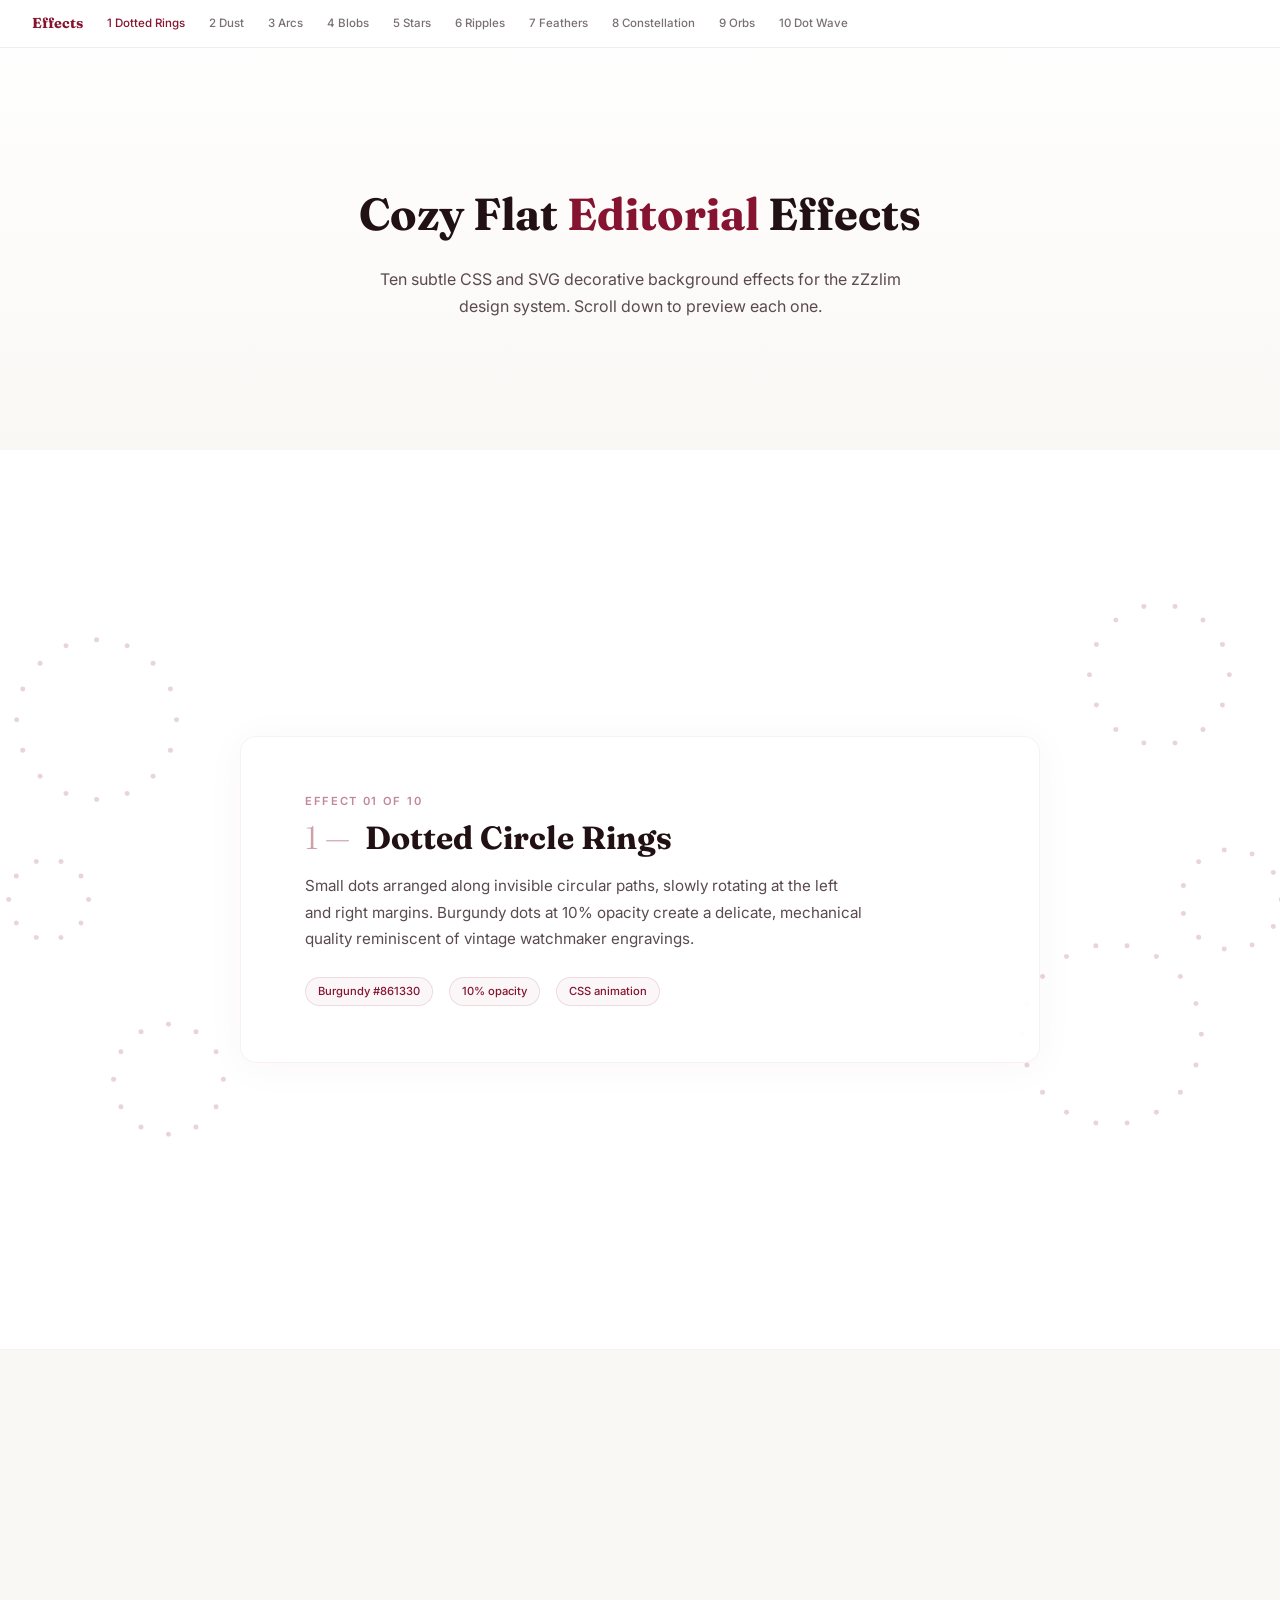
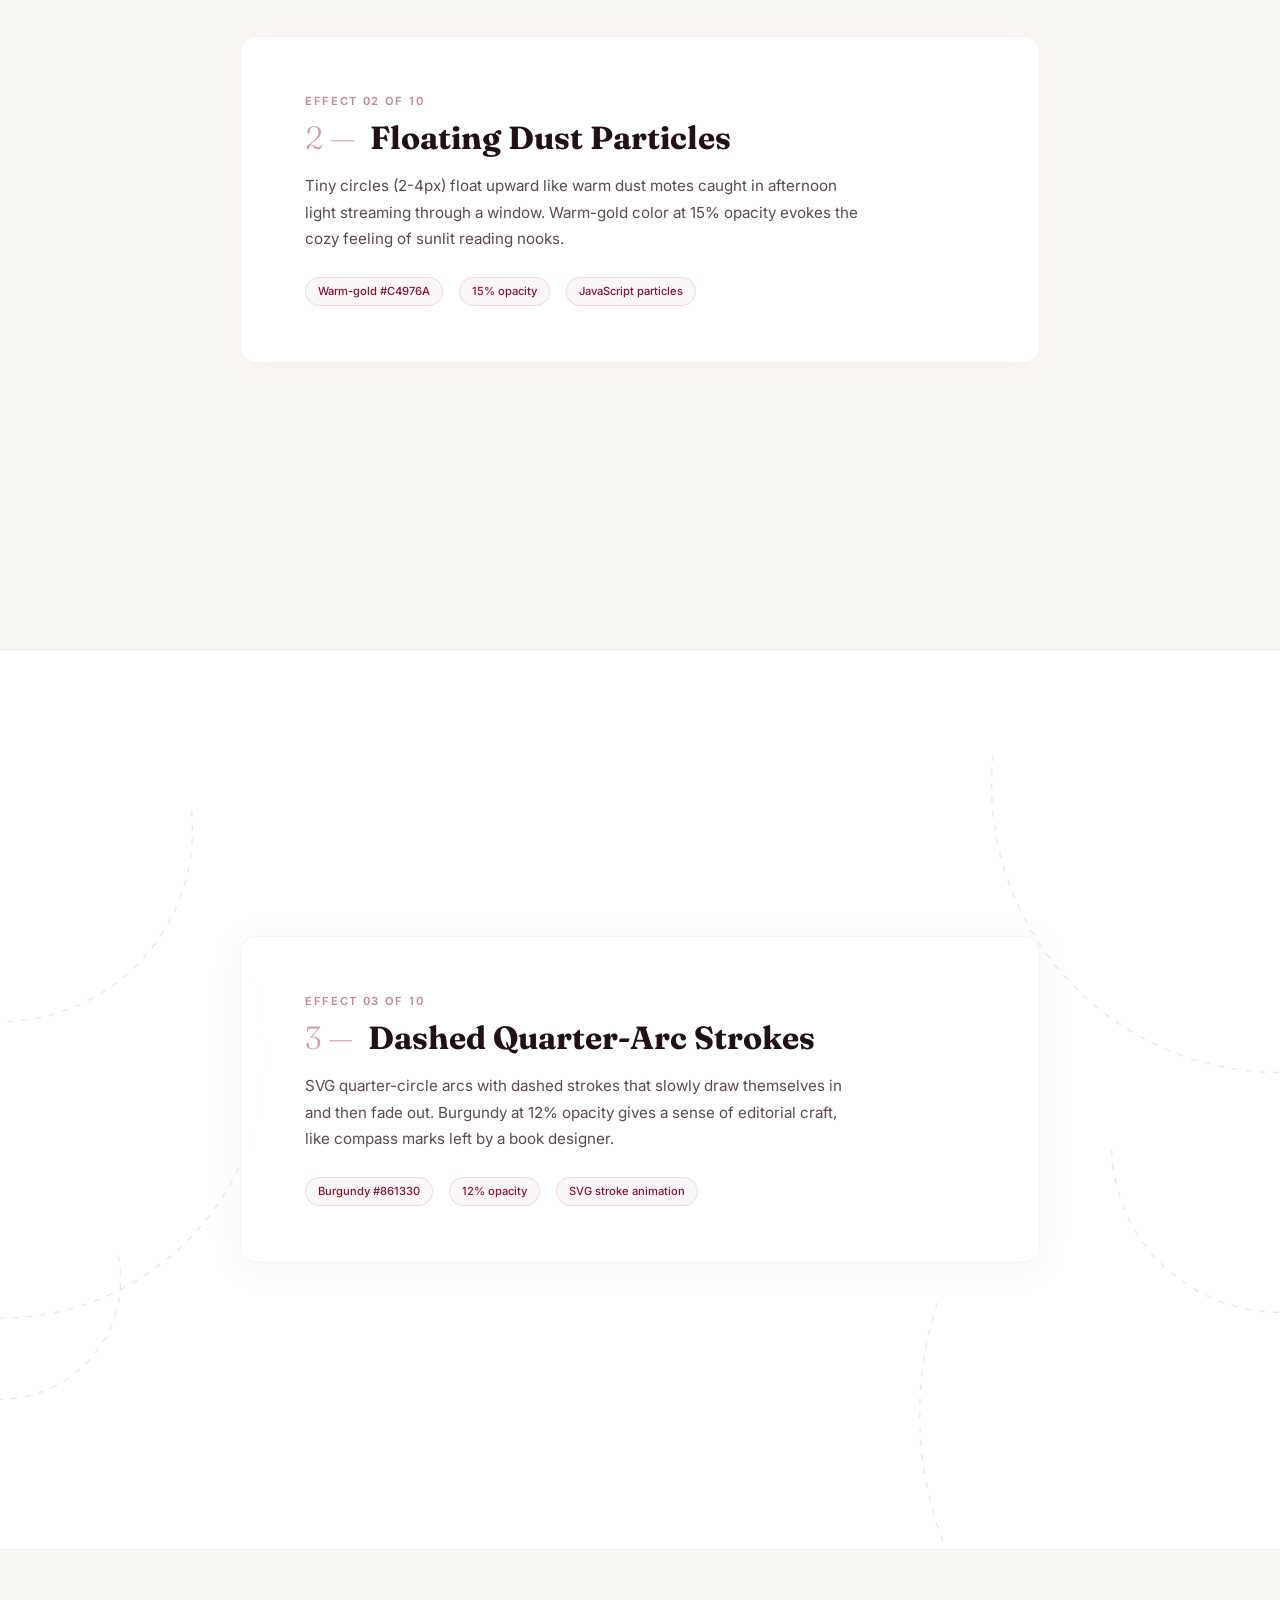
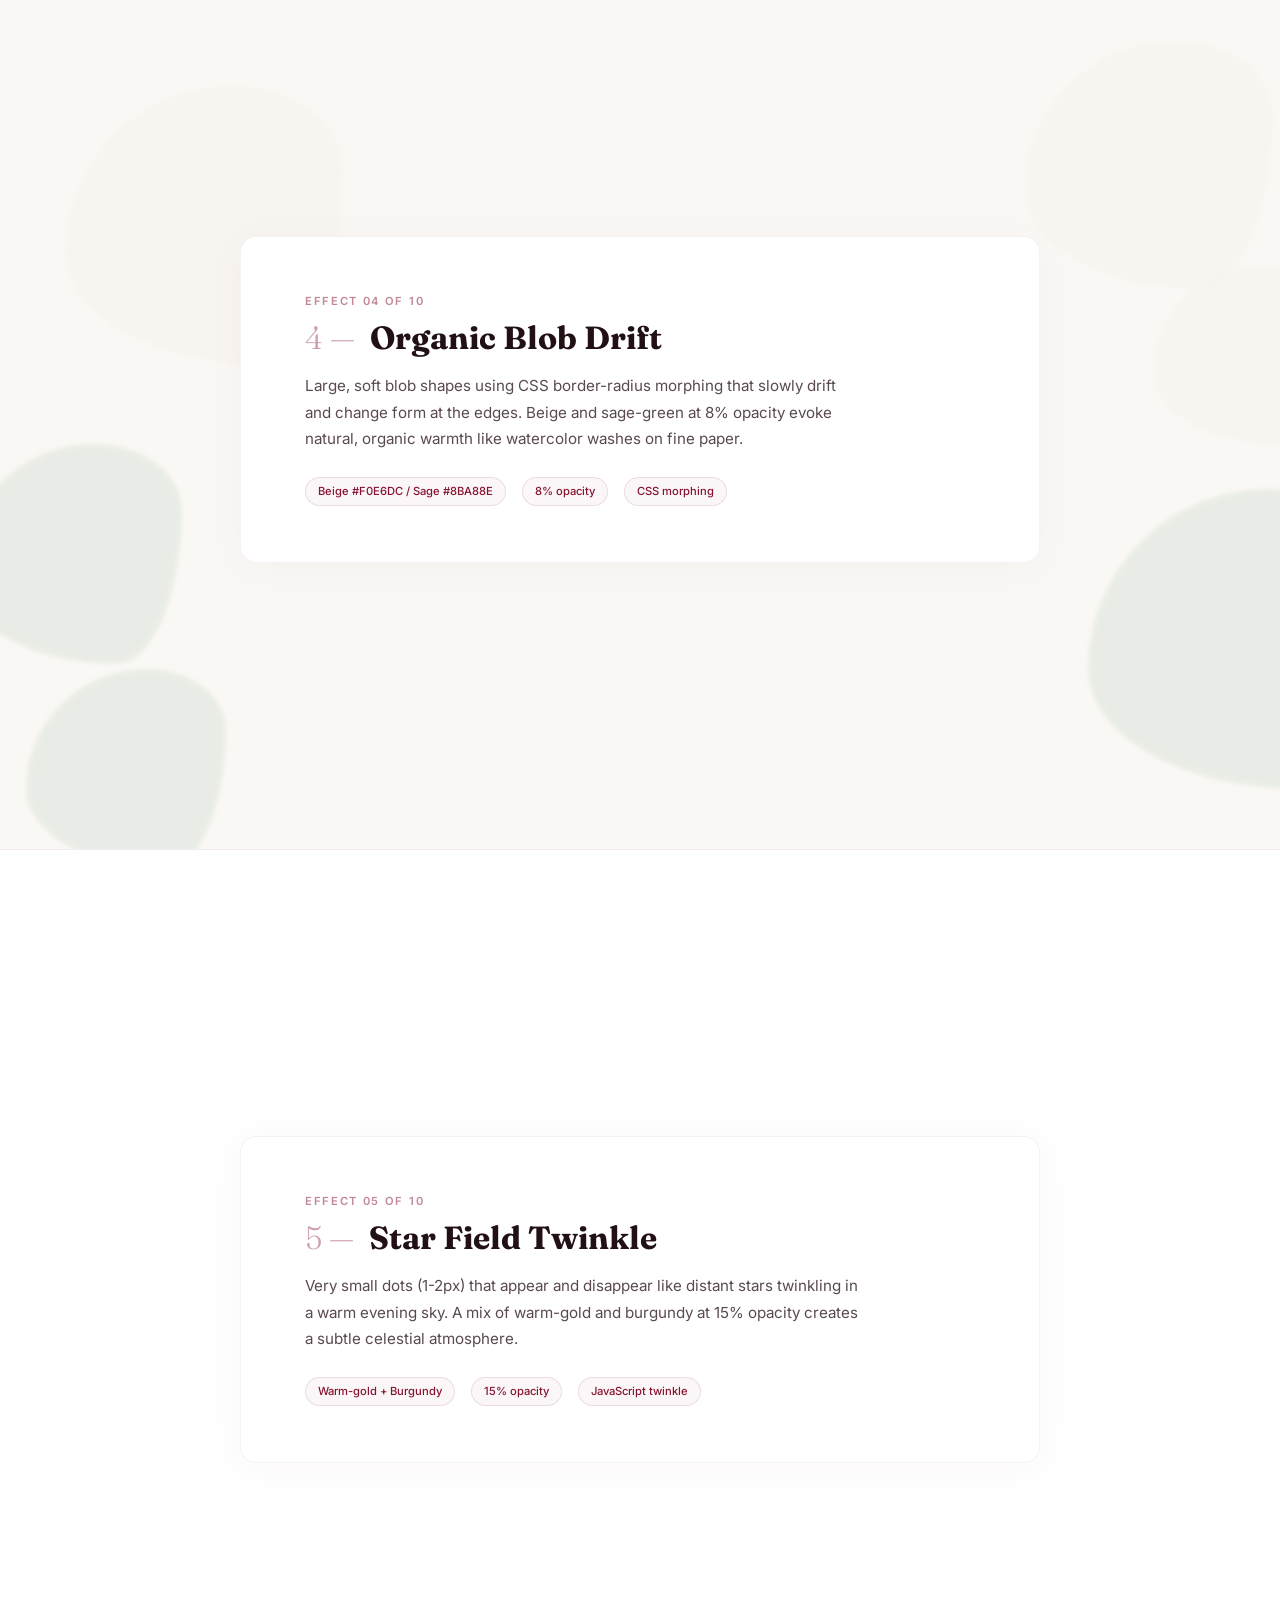
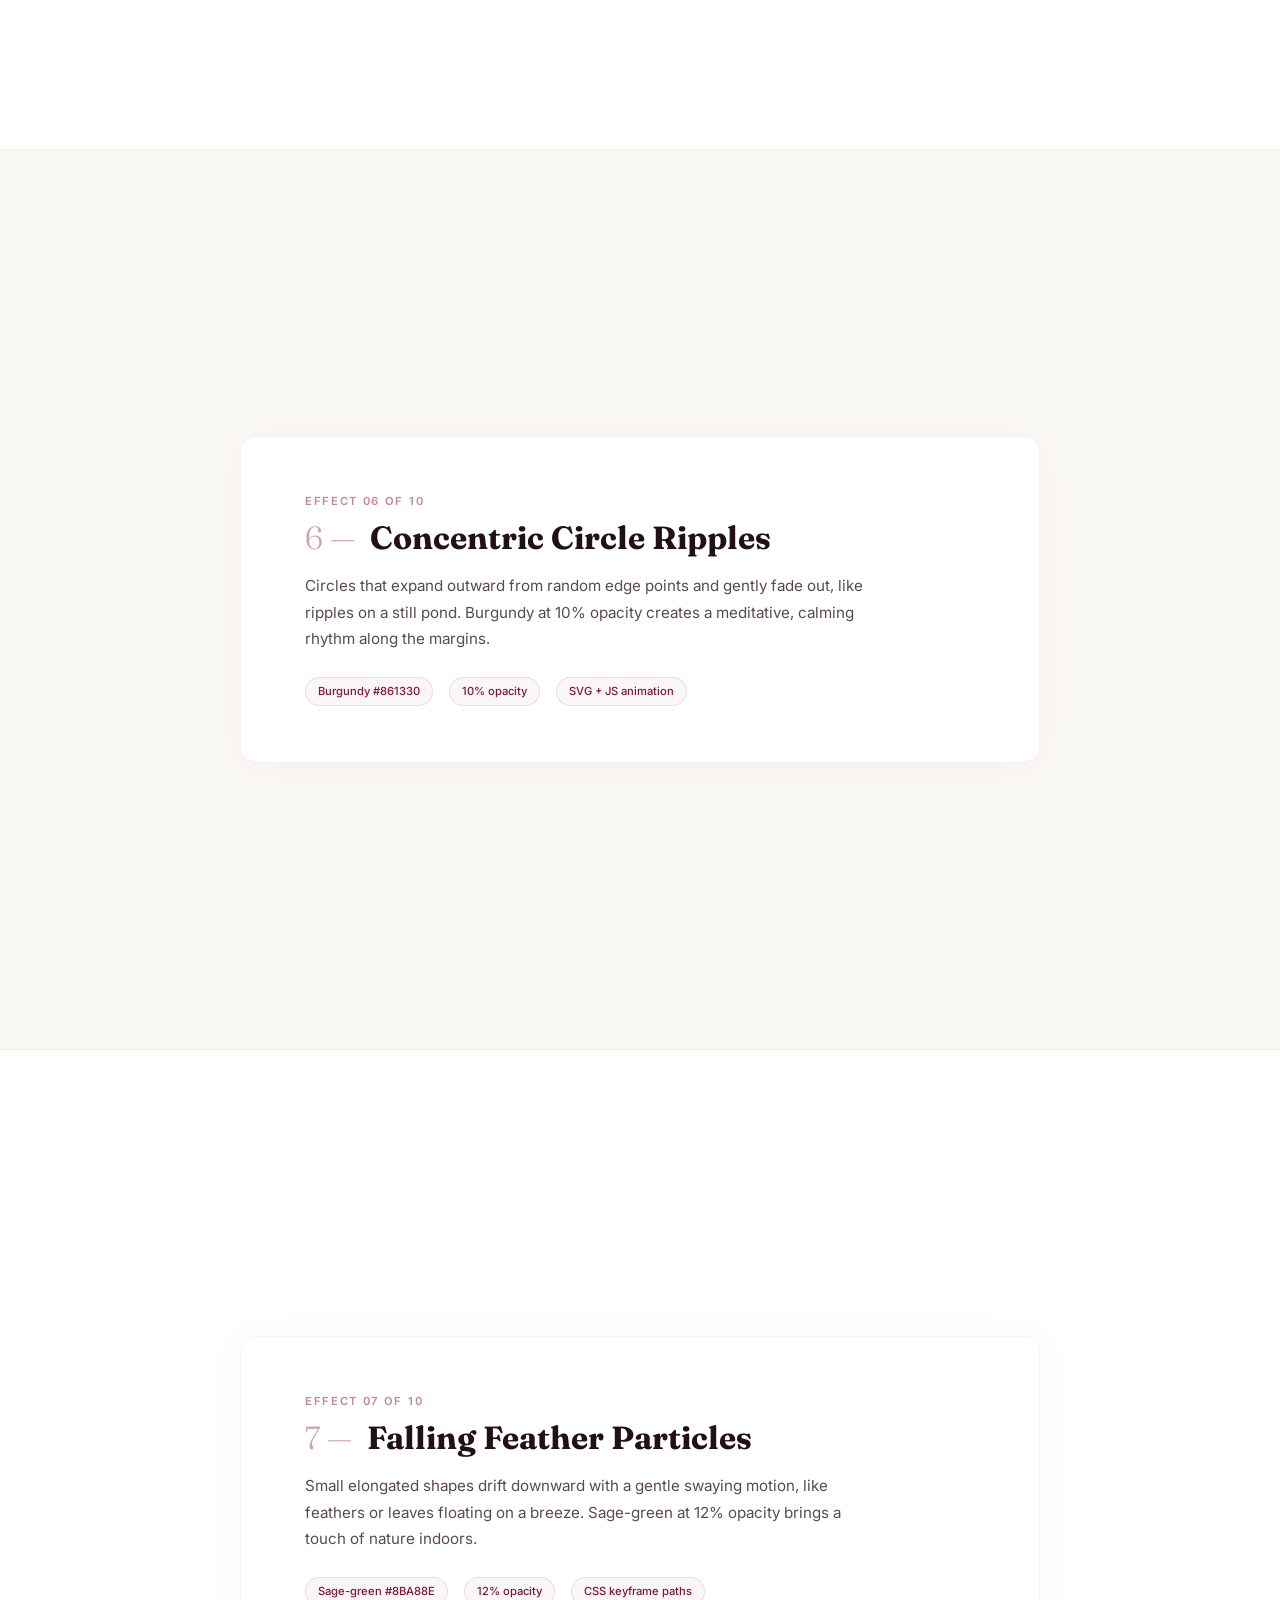
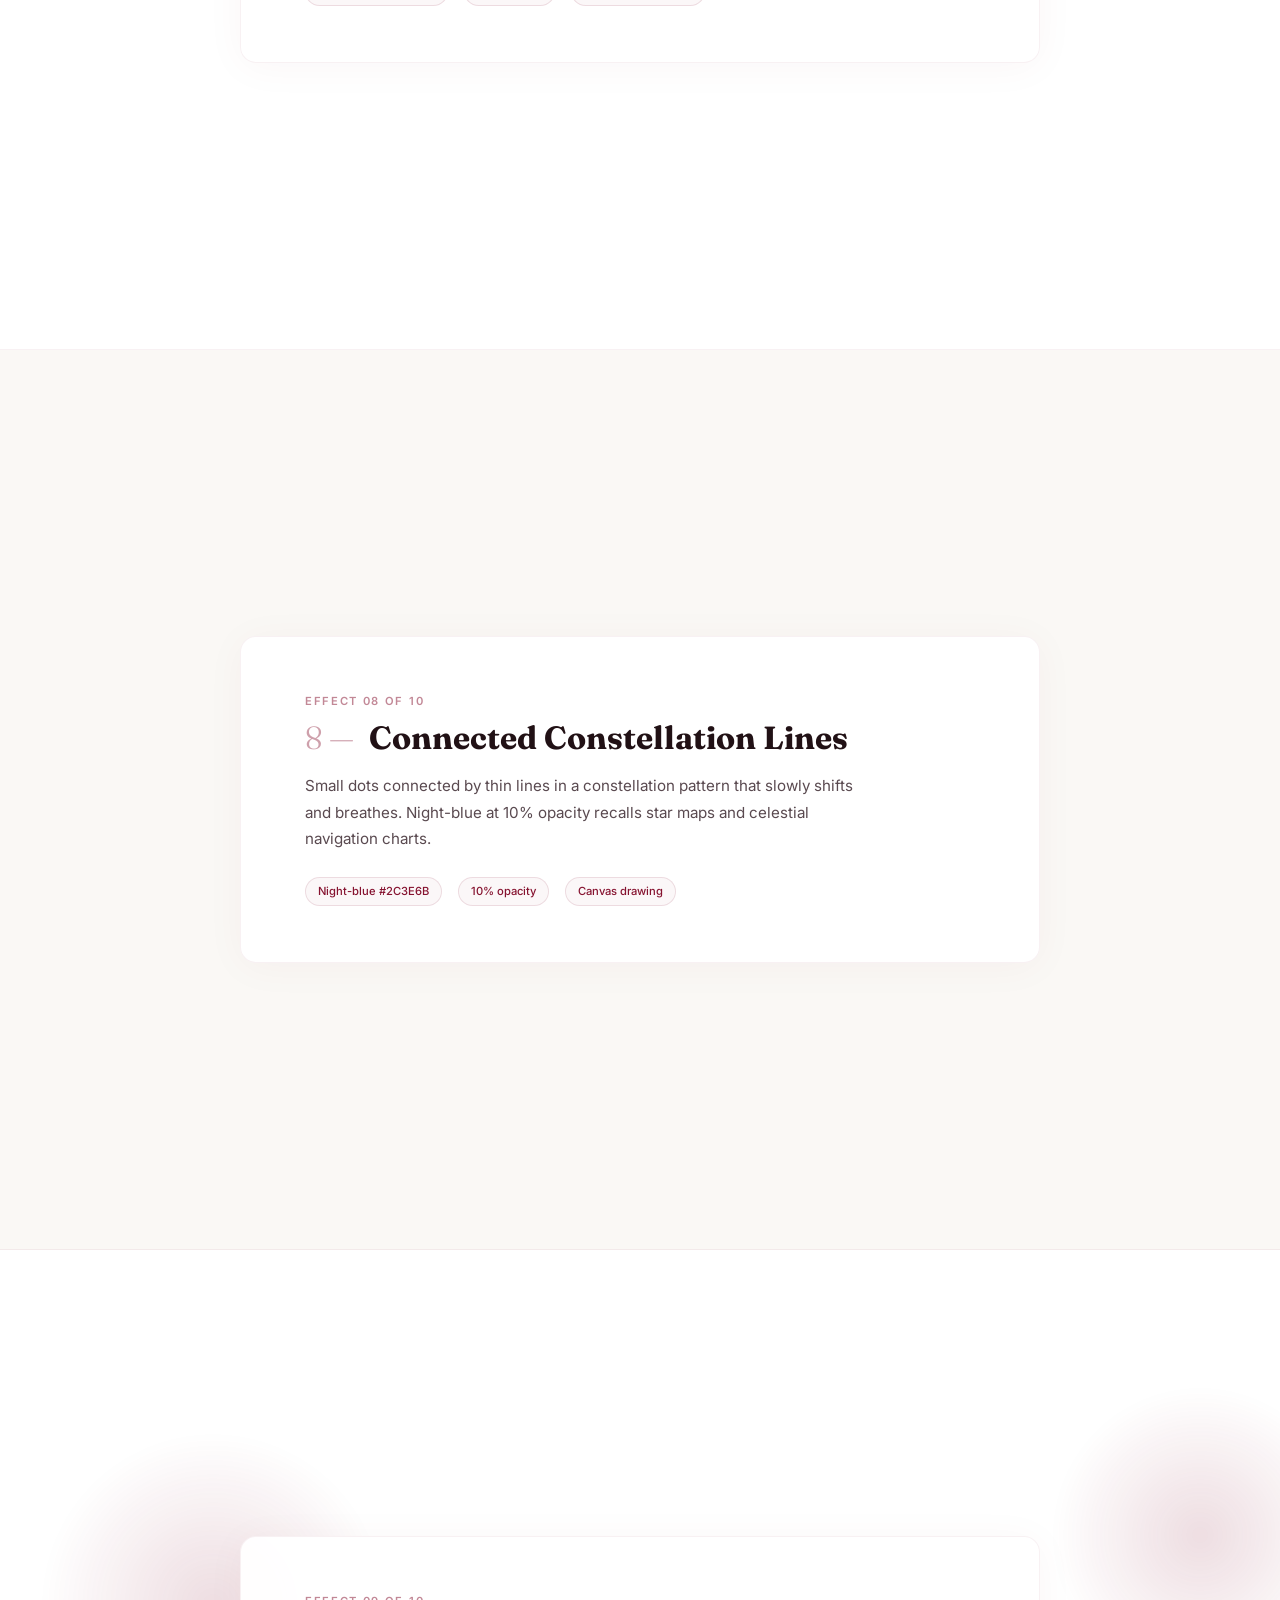
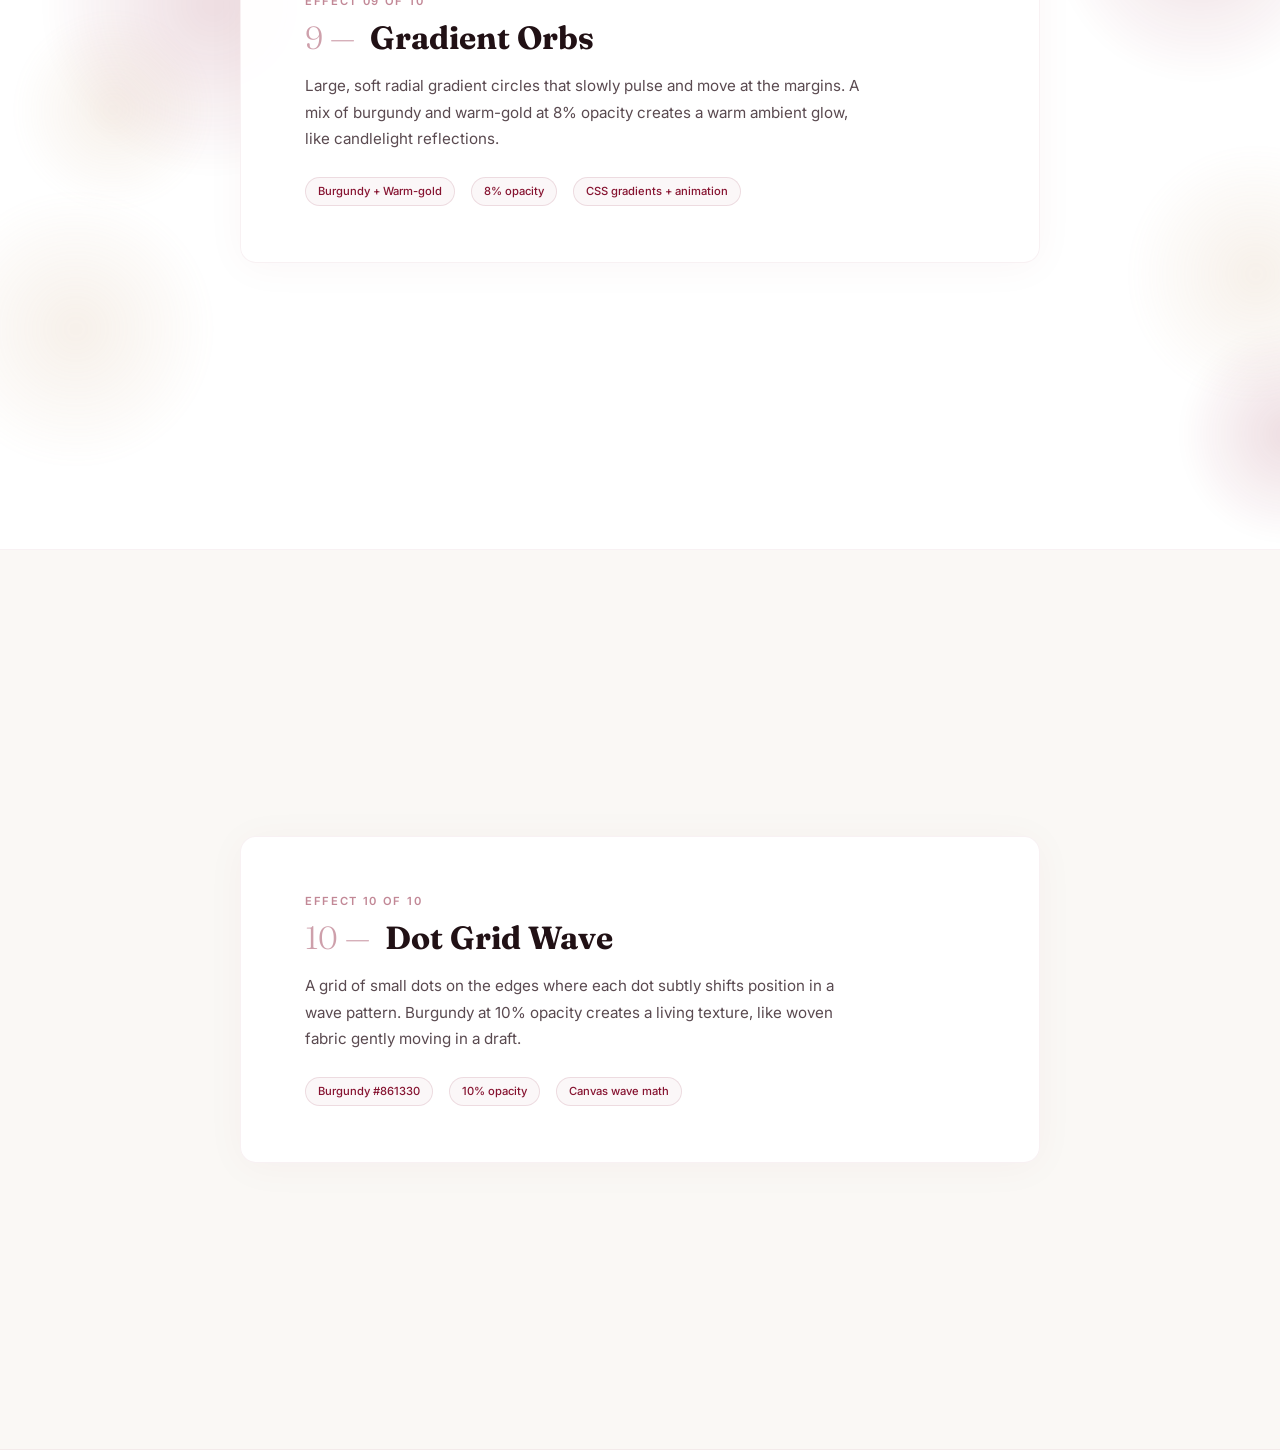
<file: effekte-test.html>
<!DOCTYPE html>
<html lang="de">
<head>
<meta charset="UTF-8">
<meta name="viewport" content="width=device-width, initial-scale=1.0">
<title>zZzlim — Cozy Flat Editorial Effects Showcase</title>
<link rel="preconnect" href="https://fonts.googleapis.com">
<link rel="preconnect" href="https://fonts.gstatic.com" crossorigin>
<link href="https://fonts.googleapis.com/css2?family=Fraunces:opsz,wght@9..144,300;9..144,400;9..144,600;9..144,700&family=Inter:wght@300;400;500;600&display=swap" rel="stylesheet">
<style>
/* ── Reset & Base ── */
*, *::before, *::after { box-sizing: border-box; margin: 0; padding: 0; }

:root {
  --burgundy: #861330;
  --beige: #F0E6DC;
  --night-blue: #2C3E6B;
  --sage-green: #8BA88E;
  --terracotta: #C4705A;
  --warm-gold: #C4976A;
  --dark-text: #211115;
}

html {
  scroll-behavior: smooth;
  overflow-x: hidden;
  scrollbar-color: var(--burgundy) #f8f6f6;
  scrollbar-width: thin;
}

body {
  font-family: 'Fraunces', serif;
  background: #f8f6f6;
  color: var(--dark-text);
  -webkit-font-smoothing: antialiased;
  line-height: 1.6;
}

/* ── Navigation ── */
.nav {
  position: fixed;
  top: 0;
  left: 0;
  right: 0;
  z-index: 1000;
  background: rgba(255, 255, 255, 0.92);
  backdrop-filter: blur(12px);
  border-bottom: 1px solid rgba(134, 19, 48, 0.08);
  padding: 0.75rem 2rem;
  display: flex;
  align-items: center;
  gap: 1.5rem;
  overflow-x: auto;
}

.nav-title {
  font-family: 'Fraunces', serif;
  font-weight: 700;
  font-size: 0.9rem;
  color: var(--burgundy);
  white-space: nowrap;
  flex-shrink: 0;
}

.nav a {
  font-family: 'Inter', sans-serif;
  font-size: 0.72rem;
  font-weight: 500;
  color: var(--dark-text);
  text-decoration: none;
  white-space: nowrap;
  opacity: 0.6;
  transition: opacity 0.3s;
  flex-shrink: 0;
}

.nav a:hover,
.nav a.active {
  opacity: 1;
  color: var(--burgundy);
}

/* ── Section Layout ── */
.effect-section {
  position: relative;
  min-height: 100vh;
  display: flex;
  align-items: center;
  justify-content: center;
  overflow: hidden;
  border-bottom: 1px solid rgba(134, 19, 48, 0.06);
}

.effect-section:nth-child(even) {
  background: #faf8f5;
}

.effect-section:nth-child(odd) {
  background: #ffffff;
}

/* ── Effects Canvas (left/right margins only) ── */
.effect-canvas {
  position: absolute;
  top: 0;
  left: 0;
  right: 0;
  bottom: 0;
  pointer-events: none;
  z-index: 1;
}

.effect-canvas svg,
.effect-canvas canvas {
  position: absolute;
  top: 0;
  left: 0;
  width: 100%;
  height: 100%;
}

/* ── Content Card ── */
.content-card {
  position: relative;
  z-index: 2;
  max-width: 800px;
  width: 100%;
  margin: 0 auto;
  padding: 3.5rem 4rem;
  background: rgba(255, 255, 255, 0.95);
  border: 1px solid rgba(134, 19, 48, 0.06);
  border-radius: 1rem;
  box-shadow: 0 4px 40px rgba(134, 19, 48, 0.04);
}

.effect-number {
  font-family: 'Inter', sans-serif;
  font-size: 0.7rem;
  font-weight: 600;
  letter-spacing: 0.15em;
  text-transform: uppercase;
  color: var(--burgundy);
  opacity: 0.5;
  margin-bottom: 0.5rem;
}

.effect-title {
  font-family: 'Fraunces', serif;
  font-size: 2rem;
  font-weight: 700;
  color: var(--dark-text);
  margin-bottom: 1rem;
  line-height: 1.2;
}

.effect-title span {
  color: var(--burgundy);
  font-weight: 300;
  opacity: 0.4;
  margin-right: 0.25em;
}

.effect-description {
  font-family: 'Inter', sans-serif;
  font-size: 0.95rem;
  font-weight: 400;
  line-height: 1.75;
  color: #5a4a50;
  max-width: 560px;
}

.effect-meta {
  margin-top: 1.5rem;
  display: flex;
  gap: 1rem;
  flex-wrap: wrap;
}

.meta-tag {
  font-family: 'Inter', sans-serif;
  font-size: 0.7rem;
  font-weight: 500;
  padding: 0.3rem 0.75rem;
  border-radius: 999px;
  border: 1px solid rgba(134, 19, 48, 0.12);
  color: var(--burgundy);
  background: rgba(134, 19, 48, 0.03);
}

/* ── Hero Intro ── */
.hero-intro {
  position: relative;
  min-height: 50vh;
  display: flex;
  align-items: center;
  justify-content: center;
  text-align: center;
  padding: 6rem 2rem 3rem;
  background: linear-gradient(180deg, #fff 0%, #faf8f5 100%);
}

.hero-intro h1 {
  font-family: 'Fraunces', serif;
  font-size: 2.8rem;
  font-weight: 700;
  color: var(--dark-text);
  margin-bottom: 1rem;
}

.hero-intro h1 em {
  font-style: normal;
  color: var(--burgundy);
}

.hero-intro p {
  font-family: 'Inter', sans-serif;
  font-size: 1rem;
  color: #5a4a50;
  max-width: 540px;
  margin: 0 auto;
  line-height: 1.7;
}

/* ── Responsive ── */
@media (max-width: 900px) {
  .content-card {
    margin: 0 1.5rem;
    padding: 2.5rem 2rem;
  }
  .effect-title { font-size: 1.5rem; }
  .hero-intro h1 { font-size: 2rem; }
}
</style>
</head>
<body>

<!-- Navigation -->
<nav class="nav">
  <div class="nav-title">Effects</div>
  <a href="#s1">1 Dotted Rings</a>
  <a href="#s2">2 Dust</a>
  <a href="#s3">3 Arcs</a>
  <a href="#s4">4 Blobs</a>
  <a href="#s5">5 Stars</a>
  <a href="#s6">6 Ripples</a>
  <a href="#s7">7 Feathers</a>
  <a href="#s8">8 Constellation</a>
  <a href="#s9">9 Orbs</a>
  <a href="#s10">10 Dot Wave</a>
</nav>

<!-- Hero -->
<section class="hero-intro">
  <div>
    <h1>Cozy Flat <em>Editorial</em> Effects</h1>
    <p>Ten subtle CSS and SVG decorative background effects for the zZzlim design system. Scroll down to preview each one.</p>
  </div>
</section>

<!-- 1. Dotted Circle Rings -->
<section class="effect-section" id="s1">
  <div class="effect-canvas" id="canvas1"></div>
  <div class="content-card">
    <div class="effect-number">Effect 01 of 10</div>
    <h2 class="effect-title"><span>1 —</span> Dotted Circle Rings</h2>
    <p class="effect-description">Small dots arranged along invisible circular paths, slowly rotating at the left and right margins. Burgundy dots at 10% opacity create a delicate, mechanical quality reminiscent of vintage watchmaker engravings.</p>
    <div class="effect-meta">
      <span class="meta-tag">Burgundy #861330</span>
      <span class="meta-tag">10% opacity</span>
      <span class="meta-tag">CSS animation</span>
    </div>
  </div>
</section>

<!-- 2. Floating Dust Particles -->
<section class="effect-section" id="s2">
  <div class="effect-canvas" id="canvas2"></div>
  <div class="content-card">
    <div class="effect-number">Effect 02 of 10</div>
    <h2 class="effect-title"><span>2 —</span> Floating Dust Particles</h2>
    <p class="effect-description">Tiny circles (2-4px) float upward like warm dust motes caught in afternoon light streaming through a window. Warm-gold color at 15% opacity evokes the cozy feeling of sunlit reading nooks.</p>
    <div class="effect-meta">
      <span class="meta-tag">Warm-gold #C4976A</span>
      <span class="meta-tag">15% opacity</span>
      <span class="meta-tag">JavaScript particles</span>
    </div>
  </div>
</section>

<!-- 3. Dashed Quarter-Arc Strokes -->
<section class="effect-section" id="s3">
  <div class="effect-canvas" id="canvas3"></div>
  <div class="content-card">
    <div class="effect-number">Effect 03 of 10</div>
    <h2 class="effect-title"><span>3 —</span> Dashed Quarter-Arc Strokes</h2>
    <p class="effect-description">SVG quarter-circle arcs with dashed strokes that slowly draw themselves in and then fade out. Burgundy at 12% opacity gives a sense of editorial craft, like compass marks left by a book designer.</p>
    <div class="effect-meta">
      <span class="meta-tag">Burgundy #861330</span>
      <span class="meta-tag">12% opacity</span>
      <span class="meta-tag">SVG stroke animation</span>
    </div>
  </div>
</section>

<!-- 4. Organic Blob Drift -->
<section class="effect-section" id="s4">
  <div class="effect-canvas" id="canvas4"></div>
  <div class="content-card">
    <div class="effect-number">Effect 04 of 10</div>
    <h2 class="effect-title"><span>4 —</span> Organic Blob Drift</h2>
    <p class="effect-description">Large, soft blob shapes using CSS border-radius morphing that slowly drift and change form at the edges. Beige and sage-green at 8% opacity evoke natural, organic warmth like watercolor washes on fine paper.</p>
    <div class="effect-meta">
      <span class="meta-tag">Beige #F0E6DC / Sage #8BA88E</span>
      <span class="meta-tag">8% opacity</span>
      <span class="meta-tag">CSS morphing</span>
    </div>
  </div>
</section>

<!-- 5. Star Field Twinkle -->
<section class="effect-section" id="s5">
  <div class="effect-canvas" id="canvas5"></div>
  <div class="content-card">
    <div class="effect-number">Effect 05 of 10</div>
    <h2 class="effect-title"><span>5 —</span> Star Field Twinkle</h2>
    <p class="effect-description">Very small dots (1-2px) that appear and disappear like distant stars twinkling in a warm evening sky. A mix of warm-gold and burgundy at 15% opacity creates a subtle celestial atmosphere.</p>
    <div class="effect-meta">
      <span class="meta-tag">Warm-gold + Burgundy</span>
      <span class="meta-tag">15% opacity</span>
      <span class="meta-tag">JavaScript twinkle</span>
    </div>
  </div>
</section>

<!-- 6. Concentric Circle Ripples -->
<section class="effect-section" id="s6">
  <div class="effect-canvas" id="canvas6"></div>
  <div class="content-card">
    <div class="effect-number">Effect 06 of 10</div>
    <h2 class="effect-title"><span>6 —</span> Concentric Circle Ripples</h2>
    <p class="effect-description">Circles that expand outward from random edge points and gently fade out, like ripples on a still pond. Burgundy at 10% opacity creates a meditative, calming rhythm along the margins.</p>
    <div class="effect-meta">
      <span class="meta-tag">Burgundy #861330</span>
      <span class="meta-tag">10% opacity</span>
      <span class="meta-tag">SVG + JS animation</span>
    </div>
  </div>
</section>

<!-- 7. Falling Feather Particles -->
<section class="effect-section" id="s7">
  <div class="effect-canvas" id="canvas7"></div>
  <div class="content-card">
    <div class="effect-number">Effect 07 of 10</div>
    <h2 class="effect-title"><span>7 —</span> Falling Feather Particles</h2>
    <p class="effect-description">Small elongated shapes drift downward with a gentle swaying motion, like feathers or leaves floating on a breeze. Sage-green at 12% opacity brings a touch of nature indoors.</p>
    <div class="effect-meta">
      <span class="meta-tag">Sage-green #8BA88E</span>
      <span class="meta-tag">12% opacity</span>
      <span class="meta-tag">CSS keyframe paths</span>
    </div>
  </div>
</section>

<!-- 8. Connected Constellation Lines -->
<section class="effect-section" id="s8">
  <div class="effect-canvas" id="canvas8"></div>
  <div class="content-card">
    <div class="effect-number">Effect 08 of 10</div>
    <h2 class="effect-title"><span>8 —</span> Connected Constellation Lines</h2>
    <p class="effect-description">Small dots connected by thin lines in a constellation pattern that slowly shifts and breathes. Night-blue at 10% opacity recalls star maps and celestial navigation charts.</p>
    <div class="effect-meta">
      <span class="meta-tag">Night-blue #2C3E6B</span>
      <span class="meta-tag">10% opacity</span>
      <span class="meta-tag">Canvas drawing</span>
    </div>
  </div>
</section>

<!-- 9. Gradient Orbs -->
<section class="effect-section" id="s9">
  <div class="effect-canvas" id="canvas9"></div>
  <div class="content-card">
    <div class="effect-number">Effect 09 of 10</div>
    <h2 class="effect-title"><span>9 —</span> Gradient Orbs</h2>
    <p class="effect-description">Large, soft radial gradient circles that slowly pulse and move at the margins. A mix of burgundy and warm-gold at 8% opacity creates a warm ambient glow, like candlelight reflections.</p>
    <div class="effect-meta">
      <span class="meta-tag">Burgundy + Warm-gold</span>
      <span class="meta-tag">8% opacity</span>
      <span class="meta-tag">CSS gradients + animation</span>
    </div>
  </div>
</section>

<!-- 10. Dot Grid Wave -->
<section class="effect-section" id="s10">
  <div class="effect-canvas" id="canvas10"></div>
  <div class="content-card">
    <div class="effect-number">Effect 10 of 10</div>
    <h2 class="effect-title"><span>10 —</span> Dot Grid Wave</h2>
    <p class="effect-description">A grid of small dots on the edges where each dot subtly shifts position in a wave pattern. Burgundy at 10% opacity creates a living texture, like woven fabric gently moving in a draft.</p>
    <div class="effect-meta">
      <span class="meta-tag">Burgundy #861330</span>
      <span class="meta-tag">10% opacity</span>
      <span class="meta-tag">Canvas wave math</span>
    </div>
  </div>
</section>

<script>
/* ══════════════════════════════════════════════════════
   Effects Engine — All 10 decorative background effects
   ══════════════════════════════════════════════════════ */

const COLORS = {
  burgundy: '#861330',
  beige: '#F0E6DC',
  nightBlue: '#2C3E6B',
  sageGreen: '#8BA88E',
  terracotta: '#C4705A',
  warmGold: '#C4976A',
  darkText: '#211115'
};

// Utility: get the margin zones (left and right of center 800px area)
function getMarginZones(w) {
  const contentW = Math.min(800, w * 0.85);
  const margin = (w - contentW) / 2;
  return { left: margin, right: w - margin, contentW, margin };
}

// Utility: random in margin zone (left or right)
function randMarginX(w) {
  const { left, right } = getMarginZones(w);
  if (Math.random() < 0.5) {
    return Math.random() * left;
  } else {
    return right + Math.random() * (w - right);
  }
}

// Utility: check if section is in viewport
function isSectionVisible(section) {
  const rect = section.getBoundingClientRect();
  return rect.bottom > -200 && rect.top < window.innerHeight + 200;
}

/* ─────────────────────────────────────────────
   1. Dotted Circle Rings
   ───────────────────────────────────────────── */
function initDottedCircleRings() {
  const container = document.getElementById('canvas1');
  const section = container.parentElement;
  const svg = document.createElementNS('http://www.w3.org/2000/svg', 'svg');
  svg.setAttribute('width', '100%');
  svg.setAttribute('height', '100%');
  svg.style.position = 'absolute';
  svg.style.top = '0';
  svg.style.left = '0';
  container.appendChild(svg);

  function build() {
    svg.innerHTML = '';
    const w = section.offsetWidth;
    const h = section.offsetHeight;
    svg.setAttribute('viewBox', `0 0 ${w} ${h}`);
    const { left, right } = getMarginZones(w);

    const rings = [
      { cx: left * 0.4, cy: h * 0.3, r: 80, dots: 16 },
      { cx: left * 0.7, cy: h * 0.7, r: 55, dots: 12 },
      { cx: right + (w - right) * 0.5, cy: h * 0.25, r: 70, dots: 14 },
      { cx: right + (w - right) * 0.3, cy: h * 0.65, r: 90, dots: 18 },
      { cx: left * 0.2, cy: h * 0.5, r: 40, dots: 10 },
      { cx: right + (w - right) * 0.8, cy: h * 0.5, r: 50, dots: 11 },
    ];

    rings.forEach((ring, ri) => {
      const g = document.createElementNS('http://www.w3.org/2000/svg', 'g');
      const animTransform = document.createElementNS('http://www.w3.org/2000/svg', 'animateTransform');
      animTransform.setAttribute('attributeName', 'transform');
      animTransform.setAttribute('type', 'rotate');
      animTransform.setAttribute('from', `0 ${ring.cx} ${ring.cy}`);
      animTransform.setAttribute('to', `${ri % 2 === 0 ? 360 : -360} ${ring.cx} ${ring.cy}`);
      animTransform.setAttribute('dur', `${30 + ri * 8}s`);
      animTransform.setAttribute('repeatCount', 'indefinite');
      g.appendChild(animTransform);

      for (let i = 0; i < ring.dots; i++) {
        const angle = (2 * Math.PI * i) / ring.dots;
        const x = ring.cx + Math.cos(angle) * ring.r;
        const y = ring.cy + Math.sin(angle) * ring.r;
        const circle = document.createElementNS('http://www.w3.org/2000/svg', 'circle');
        circle.setAttribute('cx', x);
        circle.setAttribute('cy', y);
        circle.setAttribute('r', 2.5);
        circle.setAttribute('fill', COLORS.burgundy);
        circle.setAttribute('opacity', '0.18');
        g.appendChild(circle);
      }
      svg.appendChild(g);
    });
  }

  build();
  window.addEventListener('resize', build);
}

/* ─────────────────────────────────────────────
   2. Floating Dust Particles
   ───────────────────────────────────────────── */
function initFloatingDust() {
  const container = document.getElementById('canvas2');
  const section = container.parentElement;
  const canvas = document.createElement('canvas');
  canvas.style.cssText = 'position:absolute;top:0;left:0;width:100%;height:100%;';
  container.appendChild(canvas);
  const ctx = canvas.getContext('2d');

  let particles = [];
  const COUNT = 60;

  function resize() {
    canvas.width = section.offsetWidth;
    canvas.height = section.offsetHeight;
    if (particles.length === 0) initParticles();
  }

  function initParticles() {
    particles = [];
    const w = canvas.width, h = canvas.height;
    for (let i = 0; i < COUNT; i++) {
      particles.push({
        x: randMarginX(w),
        y: Math.random() * h,
        r: 1 + Math.random() * 2,
        speed: 0.15 + Math.random() * 0.3,
        drift: (Math.random() - 0.5) * 0.2
      });
    }
  }

  function draw() {
    if (!isSectionVisible(section)) { requestAnimationFrame(draw); return; }
    const w = canvas.width, h = canvas.height;
    ctx.clearRect(0, 0, w, h);
    ctx.fillStyle = 'rgba(196, 151, 106, 0.27)';

    particles.forEach(p => {
      p.y -= p.speed;
      p.x += p.drift;
      if (p.y < -10) {
        p.y = h + 10;
        p.x = randMarginX(w);
      }
      ctx.beginPath();
      ctx.arc(p.x, p.y, p.r, 0, Math.PI * 2);
      ctx.fill();
    });
    requestAnimationFrame(draw);
  }

  resize();
  window.addEventListener('resize', resize);
  draw();
}

/* ─────────────────────────────────────────────
   3. Dashed Quarter-Arc Strokes
   ───────────────────────────────────────────── */
function initDashedArcs() {
  const container = document.getElementById('canvas3');
  const section = container.parentElement;
  const svg = document.createElementNS('http://www.w3.org/2000/svg', 'svg');
  svg.setAttribute('width', '100%');
  svg.setAttribute('height', '100%');
  svg.style.cssText = 'position:absolute;top:0;left:0;';
  container.appendChild(svg);

  function build() {
    svg.innerHTML = '';
    const w = section.offsetWidth;
    const h = section.offsetHeight;
    svg.setAttribute('viewBox', `0 0 ${w} ${h}`);
    const { left, right } = getMarginZones(w);

    const arcs = [
      { cx: 0, cy: h * 0.2, r: left * 0.8, start: -0.1, end: Math.PI / 2 + 0.1 },
      { cx: 0, cy: h * 0.7, r: left * 0.5, start: -0.2, end: Math.PI / 2 + 0.2 },
      { cx: w, cy: h * 0.15, r: (w - right) * 1.2, start: Math.PI / 2, end: Math.PI + 0.1 },
      { cx: w, cy: h * 0.55, r: (w - right) * 0.7, start: Math.PI / 2, end: Math.PI },
      { cx: w, cy: h * 0.85, r: (w - right) * 1.5, start: Math.PI * 0.6, end: Math.PI * 1.1 },
      { cx: 0, cy: h * 0.45, r: left * 1.1, start: -0.3, end: Math.PI / 2 },
    ];

    arcs.forEach((arc, ai) => {
      const x1 = arc.cx + Math.cos(arc.start) * arc.r;
      const y1 = arc.cy + Math.sin(arc.start) * arc.r;
      const x2 = arc.cx + Math.cos(arc.end) * arc.r;
      const y2 = arc.cy + Math.sin(arc.end) * arc.r;
      const largeArc = (arc.end - arc.start) > Math.PI ? 1 : 0;

      const d = `M ${x1} ${y1} A ${arc.r} ${arc.r} 0 ${largeArc} 1 ${x2} ${y2}`;
      const path = document.createElementNS('http://www.w3.org/2000/svg', 'path');
      path.setAttribute('d', d);
      path.setAttribute('fill', 'none');
      path.setAttribute('stroke', COLORS.burgundy);
      path.setAttribute('stroke-width', '1.5');
      path.setAttribute('stroke-dasharray', '6 8');
      path.setAttribute('opacity', '0.22');

      const length = path.getTotalLength ? path.getTotalLength() : 300;
      path.setAttribute('stroke-dasharray', `${length}`);
      path.setAttribute('stroke-dashoffset', `${length}`);

      const anim = document.createElementNS('http://www.w3.org/2000/svg', 'animate');
      anim.setAttribute('attributeName', 'stroke-dashoffset');
      anim.setAttribute('from', `${length}`);
      anim.setAttribute('to', '0');
      anim.setAttribute('dur', `${4 + ai * 1.5}s`);
      anim.setAttribute('repeatCount', 'indefinite');
      anim.setAttribute('keyTimes', '0;0.5;1');
      anim.setAttribute('values', `${length};0;${length}`);
      path.appendChild(anim);

      // Also apply a dashed look to the drawn portion
      const path2 = path.cloneNode(true);
      path2.innerHTML = '';
      path2.setAttribute('stroke-dasharray', '6 8');
      path2.setAttribute('stroke-dashoffset', '0');
      path2.setAttribute('opacity', '0.11');
      svg.appendChild(path2);

      svg.appendChild(path);
    });
  }

  build();
  window.addEventListener('resize', build);
}

/* ─────────────────────────────────────────────
   4. Organic Blob Drift
   ───────────────────────────────────────────── */
function initBlobDrift() {
  const container = document.getElementById('canvas4');
  const section = container.parentElement;

  const blobs = [
    { color: COLORS.beige, x: '5%', y: '15%', size: 280, dur: 25 },
    { color: COLORS.sageGreen, x: '-3%', y: '55%', size: 220, dur: 30 },
    { color: COLORS.beige, x: '80%', y: '10%', size: 250, dur: 28 },
    { color: COLORS.sageGreen, x: '85%', y: '60%', size: 300, dur: 22 },
    { color: COLORS.beige, x: '90%', y: '35%', size: 180, dur: 35 },
    { color: COLORS.sageGreen, x: '2%', y: '80%', size: 200, dur: 32 },
  ];

  blobs.forEach((b, i) => {
    const div = document.createElement('div');
    div.style.cssText = `
      position: absolute;
      left: ${b.x};
      top: ${b.y};
      width: ${b.size}px;
      height: ${b.size}px;
      background: ${b.color};
      opacity: 0.14;
      border-radius: 60% 40% 30% 70% / 60% 30% 70% 40%;
      animation: blobMorph${i % 3} ${b.dur}s ease-in-out infinite;
      filter: blur(2px);
    `;
    container.appendChild(div);
  });

  const style = document.createElement('style');
  style.textContent = `
    @keyframes blobMorph0 {
      0%, 100% { border-radius: 60% 40% 30% 70% / 60% 30% 70% 40%; transform: translate(0, 0) scale(1); }
      25% { border-radius: 30% 60% 70% 40% / 50% 60% 30% 60%; transform: translate(15px, -10px) scale(1.05); }
      50% { border-radius: 50% 60% 30% 60% / 30% 50% 70% 60%; transform: translate(-10px, 15px) scale(0.95); }
      75% { border-radius: 40% 60% 50% 40% / 60% 40% 60% 50%; transform: translate(5px, 5px) scale(1.02); }
    }
    @keyframes blobMorph1 {
      0%, 100% { border-radius: 40% 60% 60% 40% / 40% 40% 60% 60%; transform: translate(0, 0) scale(1); }
      33% { border-radius: 70% 30% 50% 50% / 30% 70% 30% 70%; transform: translate(-20px, 10px) scale(1.04); }
      66% { border-radius: 30% 50% 70% 50% / 60% 40% 50% 50%; transform: translate(10px, -15px) scale(0.97); }
    }
    @keyframes blobMorph2 {
      0%, 100% { border-radius: 50% 50% 40% 60% / 50% 40% 60% 50%; transform: translate(0, 0) rotate(0deg) scale(1); }
      50% { border-radius: 40% 60% 50% 50% / 60% 50% 40% 60%; transform: translate(10px, 10px) rotate(5deg) scale(1.06); }
    }
  `;
  document.head.appendChild(style);
}

/* ─────────────────────────────────────────────
   5. Star Field Twinkle
   ───────────────────────────────────────────── */
function initStarField() {
  const container = document.getElementById('canvas5');
  const section = container.parentElement;
  const canvas = document.createElement('canvas');
  canvas.style.cssText = 'position:absolute;top:0;left:0;width:100%;height:100%;';
  container.appendChild(canvas);
  const ctx = canvas.getContext('2d');

  let stars = [];
  const COUNT = 80;

  function resize() {
    canvas.width = section.offsetWidth;
    canvas.height = section.offsetHeight;
    initStars();
  }

  function initStars() {
    stars = [];
    const w = canvas.width, h = canvas.height;
    for (let i = 0; i < COUNT; i++) {
      stars.push({
        x: randMarginX(w),
        y: Math.random() * h,
        r: 0.5 + Math.random() * 1.2,
        phase: Math.random() * Math.PI * 2,
        speed: 0.5 + Math.random() * 1.5,
        color: Math.random() < 0.5 ? COLORS.warmGold : COLORS.burgundy
      });
    }
  }

  let t = 0;
  function draw() {
    if (!isSectionVisible(section)) { requestAnimationFrame(draw); return; }
    const w = canvas.width, h = canvas.height;
    ctx.clearRect(0, 0, w, h);
    t += 0.016;

    stars.forEach(s => {
      const alpha = 0.27 * (0.3 + 0.7 * Math.max(0, Math.sin(t * s.speed + s.phase)));
      ctx.fillStyle = s.color === COLORS.warmGold
        ? `rgba(196, 151, 106, ${alpha})`
        : `rgba(134, 19, 48, ${alpha})`;
      ctx.beginPath();
      ctx.arc(s.x, s.y, s.r, 0, Math.PI * 2);
      ctx.fill();
    });
    requestAnimationFrame(draw);
  }

  resize();
  window.addEventListener('resize', resize);
  draw();
}

/* ─────────────────────────────────────────────
   6. Concentric Circle Ripples
   ───────────────────────────────────────────── */
function initRipples() {
  const container = document.getElementById('canvas6');
  const section = container.parentElement;
  const svg = document.createElementNS('http://www.w3.org/2000/svg', 'svg');
  svg.setAttribute('width', '100%');
  svg.setAttribute('height', '100%');
  svg.style.cssText = 'position:absolute;top:0;left:0;';
  container.appendChild(svg);

  let ripples = [];
  let w, h;

  function resize() {
    w = section.offsetWidth;
    h = section.offsetHeight;
    svg.setAttribute('viewBox', `0 0 ${w} ${h}`);
  }

  function spawnRipple() {
    if (!isSectionVisible(section)) return;
    const x = randMarginX(w);
    const y = Math.random() * h;

    for (let i = 0; i < 3; i++) {
      const circle = document.createElementNS('http://www.w3.org/2000/svg', 'circle');
      circle.setAttribute('cx', x);
      circle.setAttribute('cy', y);
      circle.setAttribute('r', '5');
      circle.setAttribute('fill', 'none');
      circle.setAttribute('stroke', COLORS.burgundy);
      circle.setAttribute('stroke-width', '1');
      circle.setAttribute('opacity', '0.18');

      const animR = document.createElementNS('http://www.w3.org/2000/svg', 'animate');
      animR.setAttribute('attributeName', 'r');
      animR.setAttribute('from', `${5 + i * 15}`);
      animR.setAttribute('to', `${80 + i * 30}`);
      animR.setAttribute('dur', `${3 + i * 0.8}s`);
      animR.setAttribute('begin', `${i * 0.5}s`);
      animR.setAttribute('fill', 'freeze');
      circle.appendChild(animR);

      const animO = document.createElementNS('http://www.w3.org/2000/svg', 'animate');
      animO.setAttribute('attributeName', 'opacity');
      animO.setAttribute('from', '0.18');
      animO.setAttribute('to', '0');
      animO.setAttribute('dur', `${3 + i * 0.8}s`);
      animO.setAttribute('begin', `${i * 0.5}s`);
      animO.setAttribute('fill', 'freeze');
      circle.appendChild(animO);

      svg.appendChild(circle);

      const totalDur = (3 + i * 0.8 + i * 0.5) * 1000;
      setTimeout(() => {
        if (circle.parentNode) circle.parentNode.removeChild(circle);
      }, totalDur + 500);
    }
  }

  resize();
  window.addEventListener('resize', resize);
  spawnRipple();
  setInterval(spawnRipple, 2500);
}

/* ─────────────────────────────────────────────
   7. Falling Feather Particles
   ───────────────────────────────────────────── */
function initFeathers() {
  const container = document.getElementById('canvas7');
  const section = container.parentElement;
  const canvas = document.createElement('canvas');
  canvas.style.cssText = 'position:absolute;top:0;left:0;width:100%;height:100%;';
  container.appendChild(canvas);
  const ctx = canvas.getContext('2d');

  let feathers = [];
  const COUNT = 30;

  function resize() {
    canvas.width = section.offsetWidth;
    canvas.height = section.offsetHeight;
    if (feathers.length === 0) initFeathersData();
  }

  function initFeathersData() {
    feathers = [];
    const w = canvas.width, h = canvas.height;
    for (let i = 0; i < COUNT; i++) {
      feathers.push({
        x: randMarginX(w),
        y: Math.random() * h,
        length: 8 + Math.random() * 10,
        angle: Math.random() * Math.PI * 2,
        speed: 0.2 + Math.random() * 0.3,
        swayAmp: 15 + Math.random() * 20,
        swaySpeed: 0.3 + Math.random() * 0.5,
        phase: Math.random() * Math.PI * 2,
        rotSpeed: 0.01 + Math.random() * 0.02,
        baseX: randMarginX(w)
      });
    }
  }

  let t = 0;
  function draw() {
    if (!isSectionVisible(section)) { requestAnimationFrame(draw); return; }
    const w = canvas.width, h = canvas.height;
    ctx.clearRect(0, 0, w, h);
    t += 0.016;

    ctx.strokeStyle = 'rgba(139, 168, 142, 0.22)';
    ctx.lineWidth = 2;
    ctx.lineCap = 'round';

    feathers.forEach(f => {
      f.y += f.speed;
      f.x = f.baseX + Math.sin(t * f.swaySpeed + f.phase) * f.swayAmp;
      f.angle += f.rotSpeed * Math.sin(t * 0.5 + f.phase);

      if (f.y > h + 20) {
        f.y = -20;
        f.baseX = randMarginX(w);
        f.x = f.baseX;
      }

      ctx.save();
      ctx.translate(f.x, f.y);
      ctx.rotate(f.angle);
      ctx.beginPath();
      ctx.moveTo(-f.length / 2, 0);
      ctx.quadraticCurveTo(0, -3, f.length / 2, 0);
      ctx.stroke();
      ctx.beginPath();
      ctx.moveTo(-f.length / 2, 0);
      ctx.quadraticCurveTo(0, 3, f.length / 2, 0);
      ctx.stroke();
      ctx.restore();
    });
    requestAnimationFrame(draw);
  }

  resize();
  window.addEventListener('resize', resize);
  draw();
}

/* ─────────────────────────────────────────────
   8. Connected Constellation Lines
   ───────────────────────────────────────────── */
function initConstellation() {
  const container = document.getElementById('canvas8');
  const section = container.parentElement;
  const canvas = document.createElement('canvas');
  canvas.style.cssText = 'position:absolute;top:0;left:0;width:100%;height:100%;';
  container.appendChild(canvas);
  const ctx = canvas.getContext('2d');

  let nodes = [];
  const COUNT = 30;
  const CONNECT_DIST = 120;

  function resize() {
    canvas.width = section.offsetWidth;
    canvas.height = section.offsetHeight;
    initNodes();
  }

  function initNodes() {
    nodes = [];
    const w = canvas.width, h = canvas.height;
    for (let i = 0; i < COUNT; i++) {
      nodes.push({
        x: randMarginX(w),
        y: Math.random() * h,
        vx: (Math.random() - 0.5) * 0.15,
        vy: (Math.random() - 0.5) * 0.15,
        r: 1.5 + Math.random() * 1.5
      });
    }
  }

  function draw() {
    if (!isSectionVisible(section)) { requestAnimationFrame(draw); return; }
    const w = canvas.width, h = canvas.height;
    const { left, right } = getMarginZones(w);
    ctx.clearRect(0, 0, w, h);

    // Update positions
    nodes.forEach(n => {
      n.x += n.vx;
      n.y += n.vy;

      // Keep within margin zones
      if (n.x < left) {
        if (n.x < 0) { n.x = 0; n.vx = Math.abs(n.vx); }
        if (n.x > left) { n.x = left; n.vx = -Math.abs(n.vx); }
      } else {
        if (n.x < right) { n.x = right; n.vx = Math.abs(n.vx); }
        if (n.x > w) { n.x = w; n.vx = -Math.abs(n.vx); }
      }
      if (n.y < 0 || n.y > h) n.vy *= -1;
      n.y = Math.max(0, Math.min(h, n.y));
    });

    // Draw connections
    ctx.strokeStyle = 'rgba(44, 62, 107, 0.13)';
    ctx.lineWidth = 0.8;
    for (let i = 0; i < nodes.length; i++) {
      for (let j = i + 1; j < nodes.length; j++) {
        const dx = nodes[i].x - nodes[j].x;
        const dy = nodes[i].y - nodes[j].y;
        const dist = Math.sqrt(dx * dx + dy * dy);
        if (dist < CONNECT_DIST) {
          const alpha = 0.13 * (1 - dist / CONNECT_DIST);
          ctx.strokeStyle = `rgba(44, 62, 107, ${alpha})`;
          ctx.beginPath();
          ctx.moveTo(nodes[i].x, nodes[i].y);
          ctx.lineTo(nodes[j].x, nodes[j].y);
          ctx.stroke();
        }
      }
    }

    // Draw dots
    ctx.fillStyle = 'rgba(44, 62, 107, 0.18)';
    nodes.forEach(n => {
      ctx.beginPath();
      ctx.arc(n.x, n.y, n.r, 0, Math.PI * 2);
      ctx.fill();
    });

    requestAnimationFrame(draw);
  }

  resize();
  window.addEventListener('resize', resize);
  draw();
}

/* ─────────────────────────────────────────────
   9. Gradient Orbs
   ───────────────────────────────────────────── */
function initGradientOrbs() {
  const container = document.getElementById('canvas9');

  const orbs = [
    { color1: COLORS.burgundy, x: '3%', y: '20%', size: 350, dur: 20 },
    { color1: COLORS.warmGold, x: '-5%', y: '60%', size: 280, dur: 25 },
    { color1: COLORS.burgundy, x: '82%', y: '15%', size: 300, dur: 22 },
    { color1: COLORS.warmGold, x: '88%', y: '55%', size: 260, dur: 28 },
    { color1: COLORS.burgundy, x: '92%', y: '75%', size: 220, dur: 18 },
    { color1: COLORS.warmGold, x: '1%', y: '40%', size: 200, dur: 32 },
  ];

  orbs.forEach((o, i) => {
    const div = document.createElement('div');
    div.style.cssText = `
      position: absolute;
      left: ${o.x};
      top: ${o.y};
      width: ${o.size}px;
      height: ${o.size}px;
      border-radius: 50%;
      background: radial-gradient(circle at center, ${o.color1} 0%, transparent 70%);
      opacity: 0.14;
      animation: orbPulse${i % 3} ${o.dur}s ease-in-out infinite;
      filter: blur(8px);
    `;
    container.appendChild(div);
  });

  const style = document.createElement('style');
  style.textContent = `
    @keyframes orbPulse0 {
      0%, 100% { transform: translate(0, 0) scale(1); opacity: 0.14; }
      50% { transform: translate(20px, -15px) scale(1.15); opacity: 0.09; }
    }
    @keyframes orbPulse1 {
      0%, 100% { transform: translate(0, 0) scale(1); opacity: 0.11; }
      50% { transform: translate(-15px, 20px) scale(1.1); opacity: 0.16; }
    }
    @keyframes orbPulse2 {
      0%, 100% { transform: translate(0, 0) scale(1.05); opacity: 0.13; }
      33% { transform: translate(10px, 10px) scale(0.95); opacity: 0.09; }
      66% { transform: translate(-10px, -5px) scale(1.1); opacity: 0.14; }
    }
  `;
  document.head.appendChild(style);
}

/* ─────────────────────────────────────────────
   10. Dot Grid Wave
   ───────────────────────────────────────────── */
function initDotGridWave() {
  const container = document.getElementById('canvas10');
  const section = container.parentElement;
  const canvas = document.createElement('canvas');
  canvas.style.cssText = 'position:absolute;top:0;left:0;width:100%;height:100%;';
  container.appendChild(canvas);
  const ctx = canvas.getContext('2d');

  let leftDots = [];
  let rightDots = [];
  const SPACING = 24;

  function resize() {
    canvas.width = section.offsetWidth;
    canvas.height = section.offsetHeight;
    buildGrid();
  }

  function buildGrid() {
    leftDots = [];
    rightDots = [];
    const w = canvas.width, h = canvas.height;
    const { left, right } = getMarginZones(w);

    // Left margin grid
    for (let x = SPACING; x < left - 10; x += SPACING) {
      for (let y = SPACING; y < h; y += SPACING) {
        leftDots.push({ baseX: x, baseY: y, x, y });
      }
    }
    // Right margin grid
    for (let x = right + 10; x < w - 5; x += SPACING) {
      for (let y = SPACING; y < h; y += SPACING) {
        rightDots.push({ baseX: x, baseY: y, x, y });
      }
    }
  }

  let t = 0;
  function draw() {
    if (!isSectionVisible(section)) { requestAnimationFrame(draw); return; }
    const w = canvas.width, h = canvas.height;
    ctx.clearRect(0, 0, w, h);
    ctx.fillStyle = 'rgba(134, 19, 48, 0.18)';
    t += 0.012;

    function drawDots(dots) {
      dots.forEach(d => {
        const wave = Math.sin(d.baseY * 0.02 + t) * 5 + Math.cos(d.baseX * 0.03 + t * 0.7) * 3;
        const waveY = Math.cos(d.baseY * 0.025 + t * 0.8) * 3 + Math.sin(d.baseX * 0.02 + t * 1.1) * 2;
        d.x = d.baseX + wave;
        d.y = d.baseY + waveY;
        ctx.beginPath();
        ctx.arc(d.x, d.y, 1.5, 0, Math.PI * 2);
        ctx.fill();
      });
    }

    drawDots(leftDots);
    drawDots(rightDots);
    requestAnimationFrame(draw);
  }

  resize();
  window.addEventListener('resize', resize);
  draw();
}

/* ── Initialize all effects ── */
document.addEventListener('DOMContentLoaded', () => {
  initDottedCircleRings();
  initFloatingDust();
  initDashedArcs();
  initBlobDrift();
  initStarField();
  initRipples();
  initFeathers();
  initConstellation();
  initGradientOrbs();
  initDotGridWave();

  // Active nav link tracking
  const sections = document.querySelectorAll('.effect-section');
  const navLinks = document.querySelectorAll('.nav a');

  const observer = new IntersectionObserver((entries) => {
    entries.forEach(entry => {
      if (entry.isIntersecting) {
        navLinks.forEach(l => l.classList.remove('active'));
        const id = entry.target.id;
        const link = document.querySelector(`.nav a[href="#${id}"]`);
        if (link) link.classList.add('active');
      }
    });
  }, { threshold: 0.4 });

  sections.forEach(s => observer.observe(s));
});
</script>
</body>
</html>
</file>
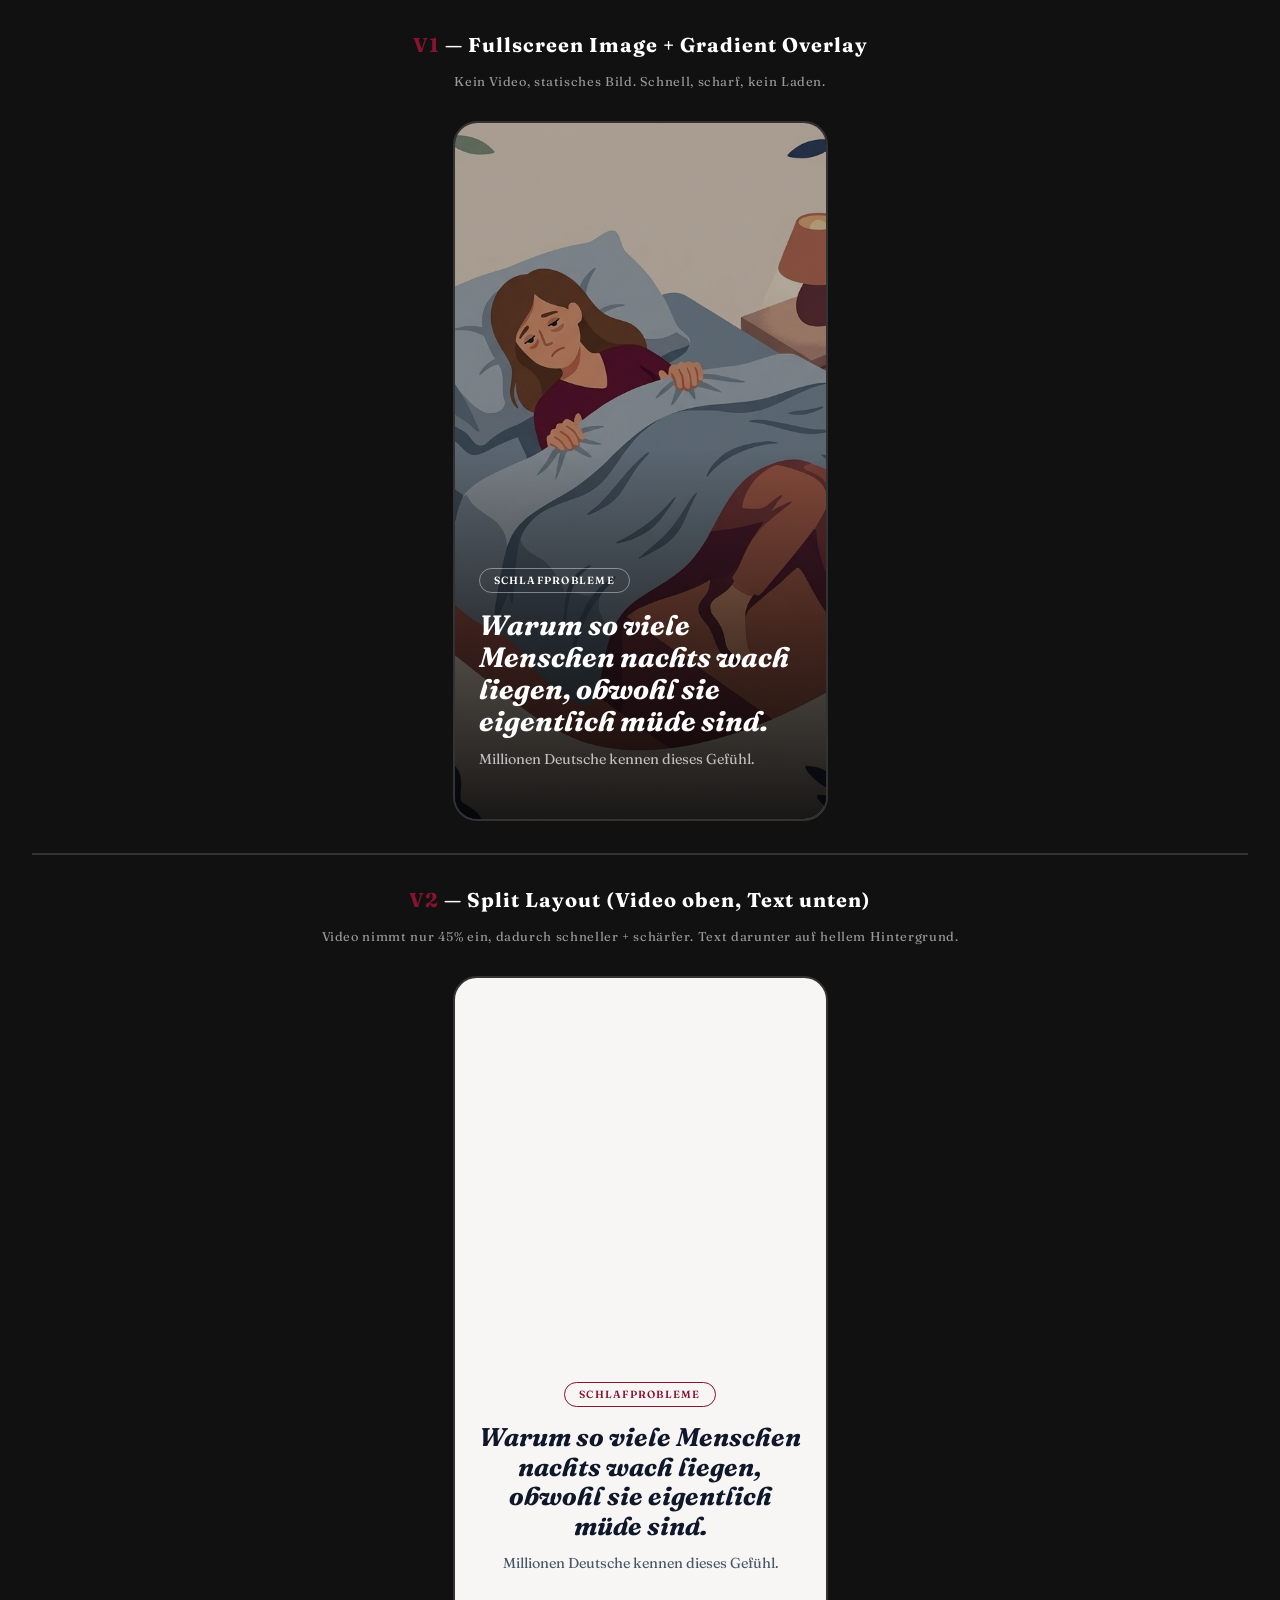
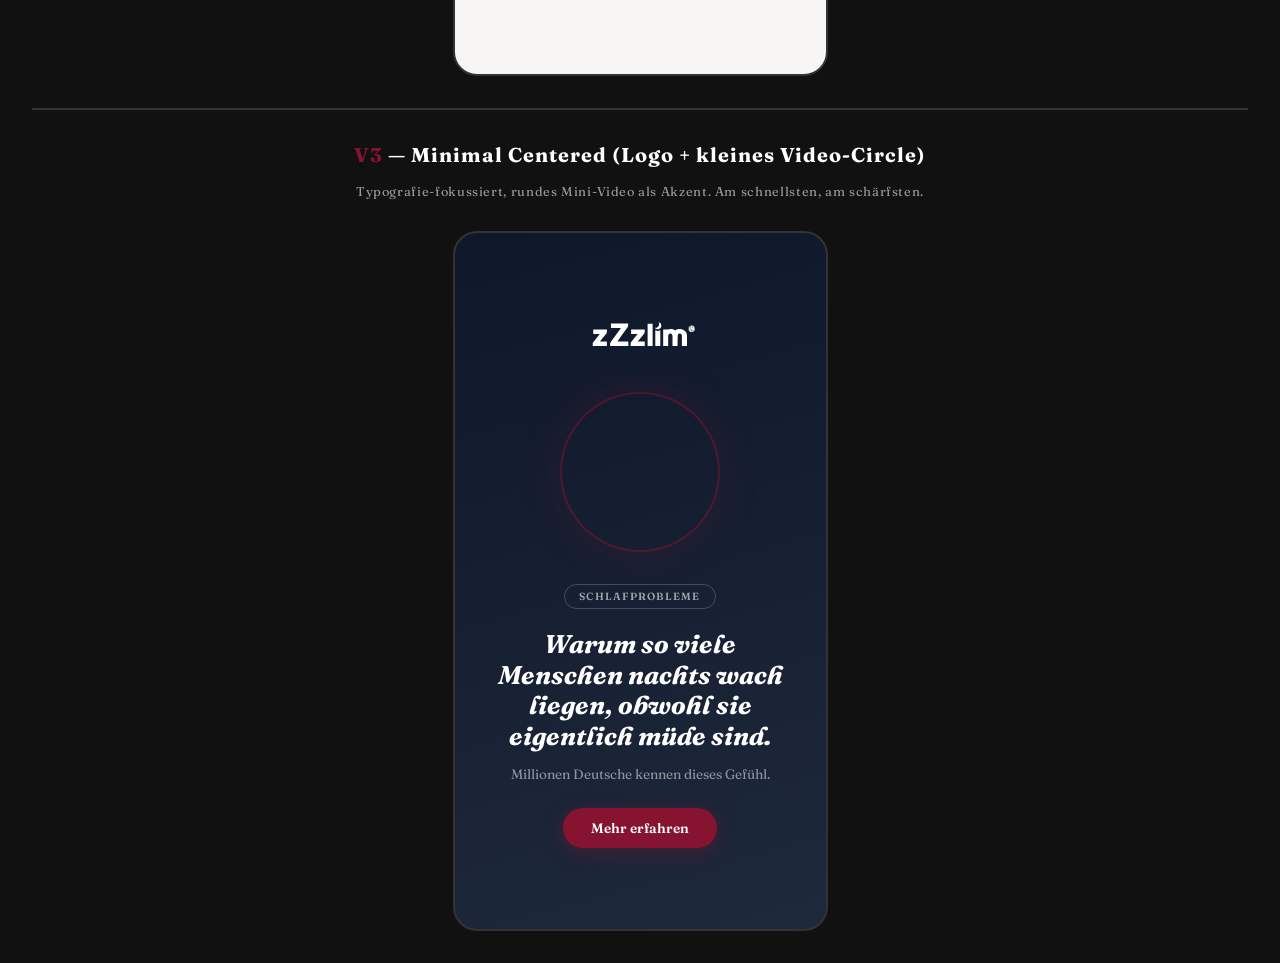
<file: hero-mobile-variations.html>
<!DOCTYPE html>
<html lang="de">
<head>
    <meta charset="utf-8" />
    <meta name="viewport" content="width=device-width, initial-scale=1.0" />
    <title>zZzlim - Mobile Hero Variationen</title>
    <link href="https://fonts.googleapis.com/css2?family=Fraunces:ital,opsz,wght@0,9..144,100..900;1,9..144,100..900&display=swap" rel="stylesheet" />
    <style>
        * { box-sizing: border-box; margin: 0; padding: 0; }
        body { background: #111; font-family: 'Fraunces', serif; }
        .label {
            text-align: center;
            padding: 2rem 1rem 1rem;
            color: #fff;
            font-size: 1.25rem;
            font-weight: 700;
            letter-spacing: 0.05em;
        }
        .label span { color: #861330; }
        .separator { height: 2px; background: #333; margin: 0 2rem; }

        /* === Shared mobile frame === */
        .phone-frame {
            width: 375px;
            height: 700px;
            margin: 1rem auto 2rem;
            border-radius: 24px;
            overflow: hidden;
            position: relative;
            border: 2px solid #333;
        }

        /* ═══════════════════════════════
           VARIATION 1: Static Image + Gradient Card
           - No video, uses a poster image instead
           - Text in a glassmorphism card at bottom
           ═══════════════════════════════ */
        .v1 { background: #0a0a0a; }
        .v1 .hero-bg {
            position: absolute;
            top: 0; left: 0;
            width: 100%; height: 100%;
            object-fit: cover;
            filter: brightness(0.7);
        }
        .v1 .hero-content {
            position: absolute;
            bottom: 0; left: 0; right: 0;
            z-index: 10;
            padding: 0 24px 48px;
            background: linear-gradient(to top, rgba(0,0,0,0.85) 0%, rgba(0,0,0,0.5) 50%, transparent 100%);
            padding-top: 120px;
        }
        .v1 .hero-pill {
            display: inline-block;
            font-size: 0.65rem;
            font-weight: 600;
            text-transform: uppercase;
            letter-spacing: 0.12em;
            color: #fff;
            border: 1.5px solid rgba(255,255,255,0.4);
            border-radius: 9999px;
            padding: 5px 14px;
            margin-bottom: 1rem;
        }
        .v1 h1 {
            font-family: 'Fraunces', serif;
            font-size: 1.75rem;
            font-weight: 700;
            font-style: italic;
            line-height: 1.15;
            color: #fff;
            margin-bottom: 0.75rem;
        }
        .v1 .hero-sub {
            font-size: 0.9rem;
            color: rgba(255,255,255,0.7);
            line-height: 1.5;
        }

        /* ═══════════════════════════════
           VARIATION 2: Split Layout (Image Top, Text Bottom)
           - Compact video/image in top 45%
           - Clean text area below with brand background
           ═══════════════════════════════ */
        .v2 { background: #f8f6f4; display: flex; flex-direction: column; }
        .v2 .hero-media {
            width: 100%;
            height: 45%;
            position: relative;
            overflow: hidden;
            flex-shrink: 0;
        }
        .v2 .hero-media video {
            width: 100%; height: 100%;
            object-fit: cover;
            display: block;
        }
        .v2 .hero-media::after {
            content: '';
            position: absolute;
            bottom: 0; left: 0; right: 0;
            height: 60px;
            background: linear-gradient(to top, #f8f6f4, transparent);
        }
        .v2 .hero-text {
            flex: 1;
            display: flex;
            flex-direction: column;
            justify-content: center;
            padding: 1.5rem 24px 2rem;
            text-align: center;
        }
        .v2 .hero-pill {
            display: inline-block;
            font-size: 0.65rem;
            font-weight: 600;
            text-transform: uppercase;
            letter-spacing: 0.12em;
            color: #861330;
            border: 1.5px solid #861330;
            border-radius: 9999px;
            padding: 5px 14px;
            margin: 0 auto 1rem;
        }
        .v2 h1 {
            font-family: 'Fraunces', serif;
            font-size: 1.6rem;
            font-weight: 700;
            font-style: italic;
            line-height: 1.15;
            color: #0f172a;
            margin-bottom: 0.75rem;
        }
        .v2 .hero-sub {
            font-size: 0.9rem;
            color: #475569;
            line-height: 1.5;
        }

        /* ═══════════════════════════════
           VARIATION 3: Centered Minimal (Logo + Text, Small Video Circle)
           - No fullscreen video
           - Small circular video preview as visual accent
           - Clean, fast-loading, typography-focused
           ═══════════════════════════════ */
        .v3 {
            background: linear-gradient(165deg, #0f172a 0%, #1e293b 100%);
            display: flex;
            flex-direction: column;
            align-items: center;
            justify-content: center;
            padding: 2rem 24px;
            text-align: center;
        }
        .v3 .hero-logo {
            width: 120px;
            margin-bottom: 2rem;
            filter: brightness(10);
        }
        .v3 .hero-circle {
            width: 160px;
            height: 160px;
            border-radius: 50%;
            overflow: hidden;
            margin-bottom: 2rem;
            border: 2px solid rgba(134,19,48,0.5);
            box-shadow: 0 0 40px rgba(134,19,48,0.2);
        }
        .v3 .hero-circle video {
            width: 100%; height: 100%;
            object-fit: cover;
        }
        .v3 .hero-pill {
            display: inline-block;
            font-size: 0.65rem;
            font-weight: 600;
            text-transform: uppercase;
            letter-spacing: 0.12em;
            color: rgba(255,255,255,0.6);
            border: 1px solid rgba(255,255,255,0.2);
            border-radius: 9999px;
            padding: 5px 14px;
            margin-bottom: 1.25rem;
        }
        .v3 h1 {
            font-family: 'Fraunces', serif;
            font-size: 1.6rem;
            font-weight: 700;
            font-style: italic;
            line-height: 1.2;
            color: #fff;
            margin-bottom: 0.75rem;
            max-width: 320px;
        }
        .v3 .hero-sub {
            font-size: 0.85rem;
            color: rgba(255,255,255,0.5);
            line-height: 1.5;
        }
        .v3 .hero-cta {
            margin-top: 1.5rem;
            display: inline-block;
            background: #861330;
            color: #fff;
            font-family: 'Fraunces', serif;
            font-size: 0.85rem;
            font-weight: 600;
            padding: 12px 28px;
            border-radius: 9999px;
            text-decoration: none;
            box-shadow: 0 4px 20px rgba(134,19,48,0.4);
        }
    </style>
</head>
<body>

<!-- ═══ VARIATION 1 ═══ -->
<p class="label"><span>V1</span> — Fullscreen Image + Gradient Overlay</p>
<p class="label" style="font-size:0.8rem; font-weight:400; color:#999; padding-top:0;">Kein Video, statisches Bild. Schnell, scharf, kein Laden.</p>
<div class="phone-frame v1">
    <img class="hero-bg" src="media/kopfmüde.jpeg" alt="Schlaflose Frau" />
    <div class="hero-content">
        <span class="hero-pill">Schlafprobleme</span>
        <h1>Warum so viele Menschen nachts wach liegen, obwohl sie eigentlich müde sind.</h1>
        <p class="hero-sub">Millionen Deutsche kennen dieses Gefühl.</p>
    </div>
</div>

<div class="separator"></div>

<!-- ═══ VARIATION 2 ═══ -->
<p class="label"><span>V2</span> — Split Layout (Video oben, Text unten)</p>
<p class="label" style="font-size:0.8rem; font-weight:400; color:#999; padding-top:0;">Video nimmt nur 45% ein, dadurch schneller + schärfer. Text darunter auf hellem Hintergrund.</p>
<div class="phone-frame v2">
    <div class="hero-media">
        <video autoplay muted loop playsinline>
            <source src="media/videos/FrauHeroNichtschlafen-loop.mp4" type="video/mp4">
        </video>
    </div>
    <div class="hero-text">
        <span class="hero-pill">Schlafprobleme</span>
        <h1>Warum so viele Menschen nachts wach liegen, obwohl sie eigentlich müde sind.</h1>
        <p class="hero-sub">Millionen Deutsche kennen dieses Gefühl.</p>
    </div>
</div>

<div class="separator"></div>

<!-- ═══ VARIATION 3 ═══ -->
<p class="label"><span>V3</span> — Minimal Centered (Logo + kleines Video-Circle)</p>
<p class="label" style="font-size:0.8rem; font-weight:400; color:#999; padding-top:0;">Typografie-fokussiert, rundes Mini-Video als Akzent. Am schnellsten, am schärfsten.</p>
<div class="phone-frame v3">
    <img class="hero-logo" src="LOGOREAL.svg" alt="zZzlim" />
    <div class="hero-circle">
        <video autoplay muted loop playsinline>
            <source src="media/videos/FrauHeroNichtschlafen-loop.mp4" type="video/mp4">
        </video>
    </div>
    <span class="hero-pill">Schlafprobleme</span>
    <h1>Warum so viele Menschen nachts wach liegen, obwohl sie eigentlich müde sind.</h1>
    <p class="hero-sub">Millionen Deutsche kennen dieses Gefühl.</p>
    <a href="#" class="hero-cta">Mehr erfahren</a>
</div>

</body>
</html>
</file>
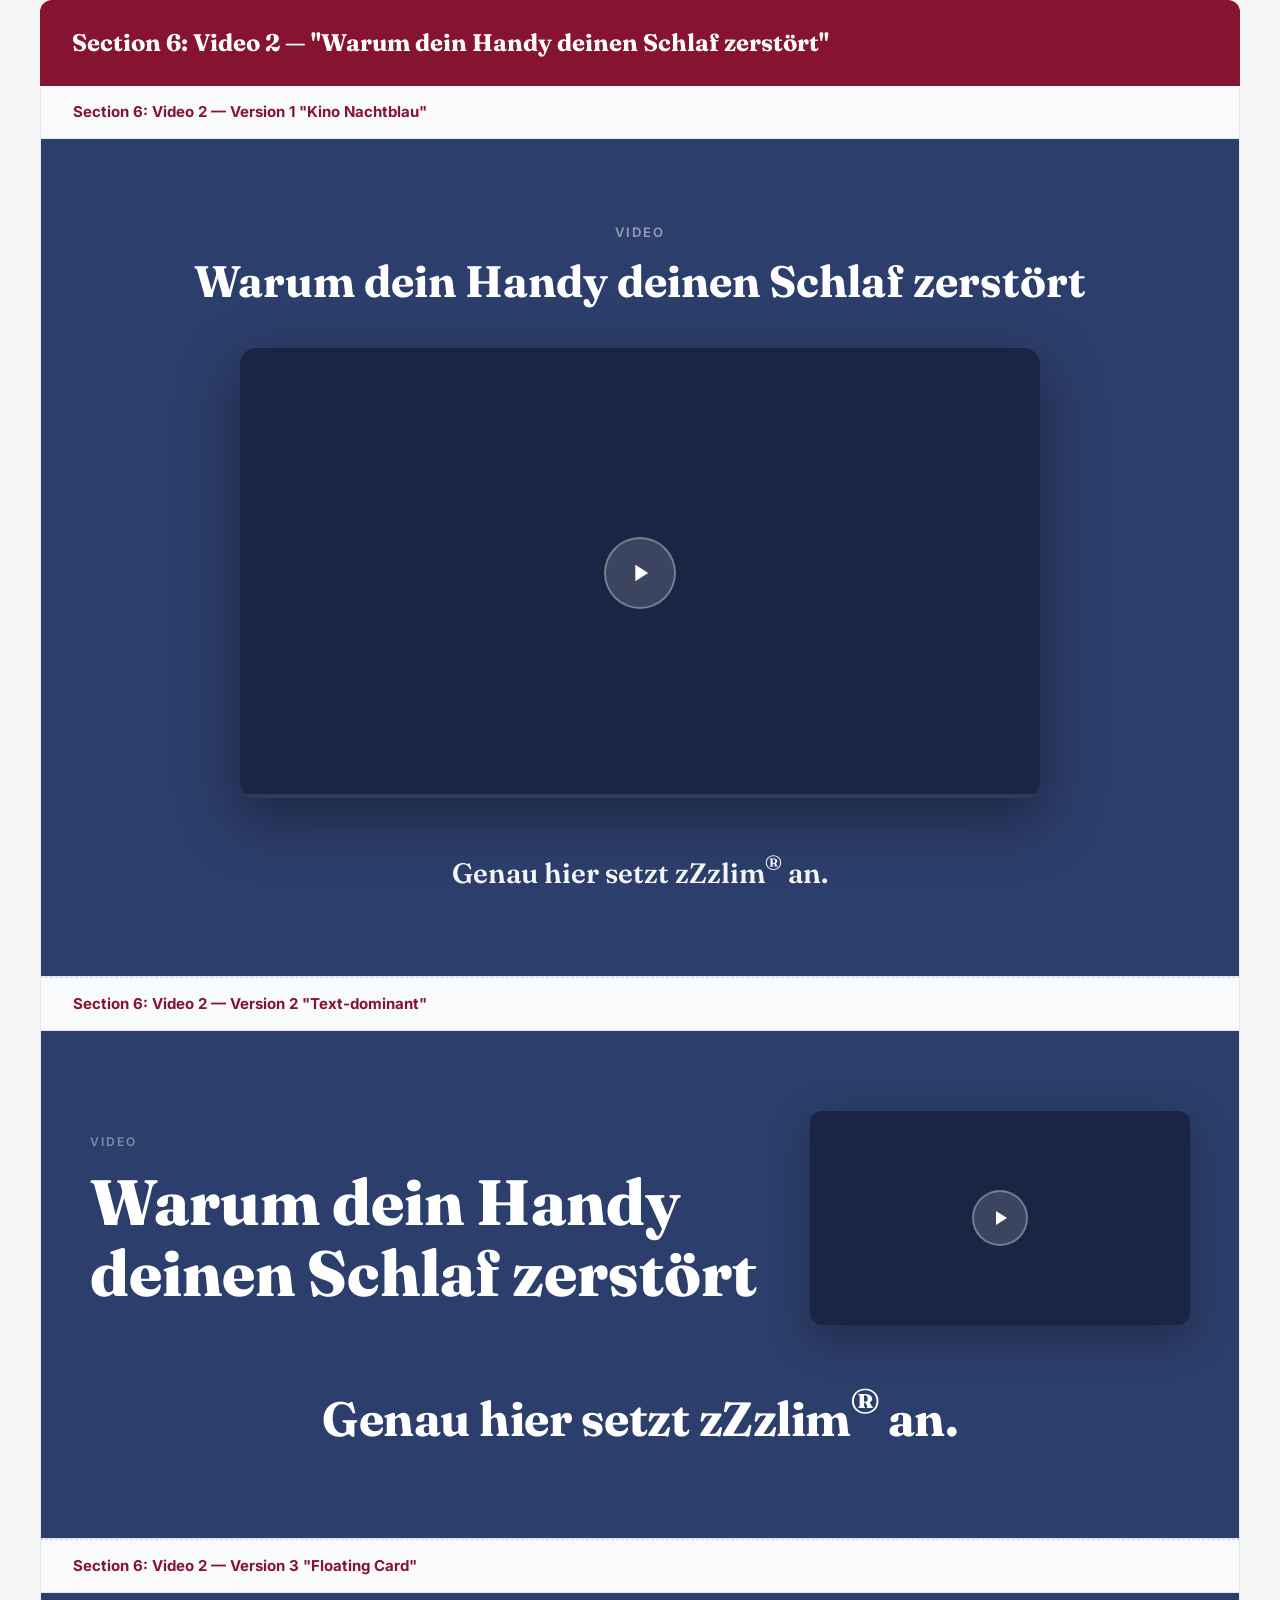
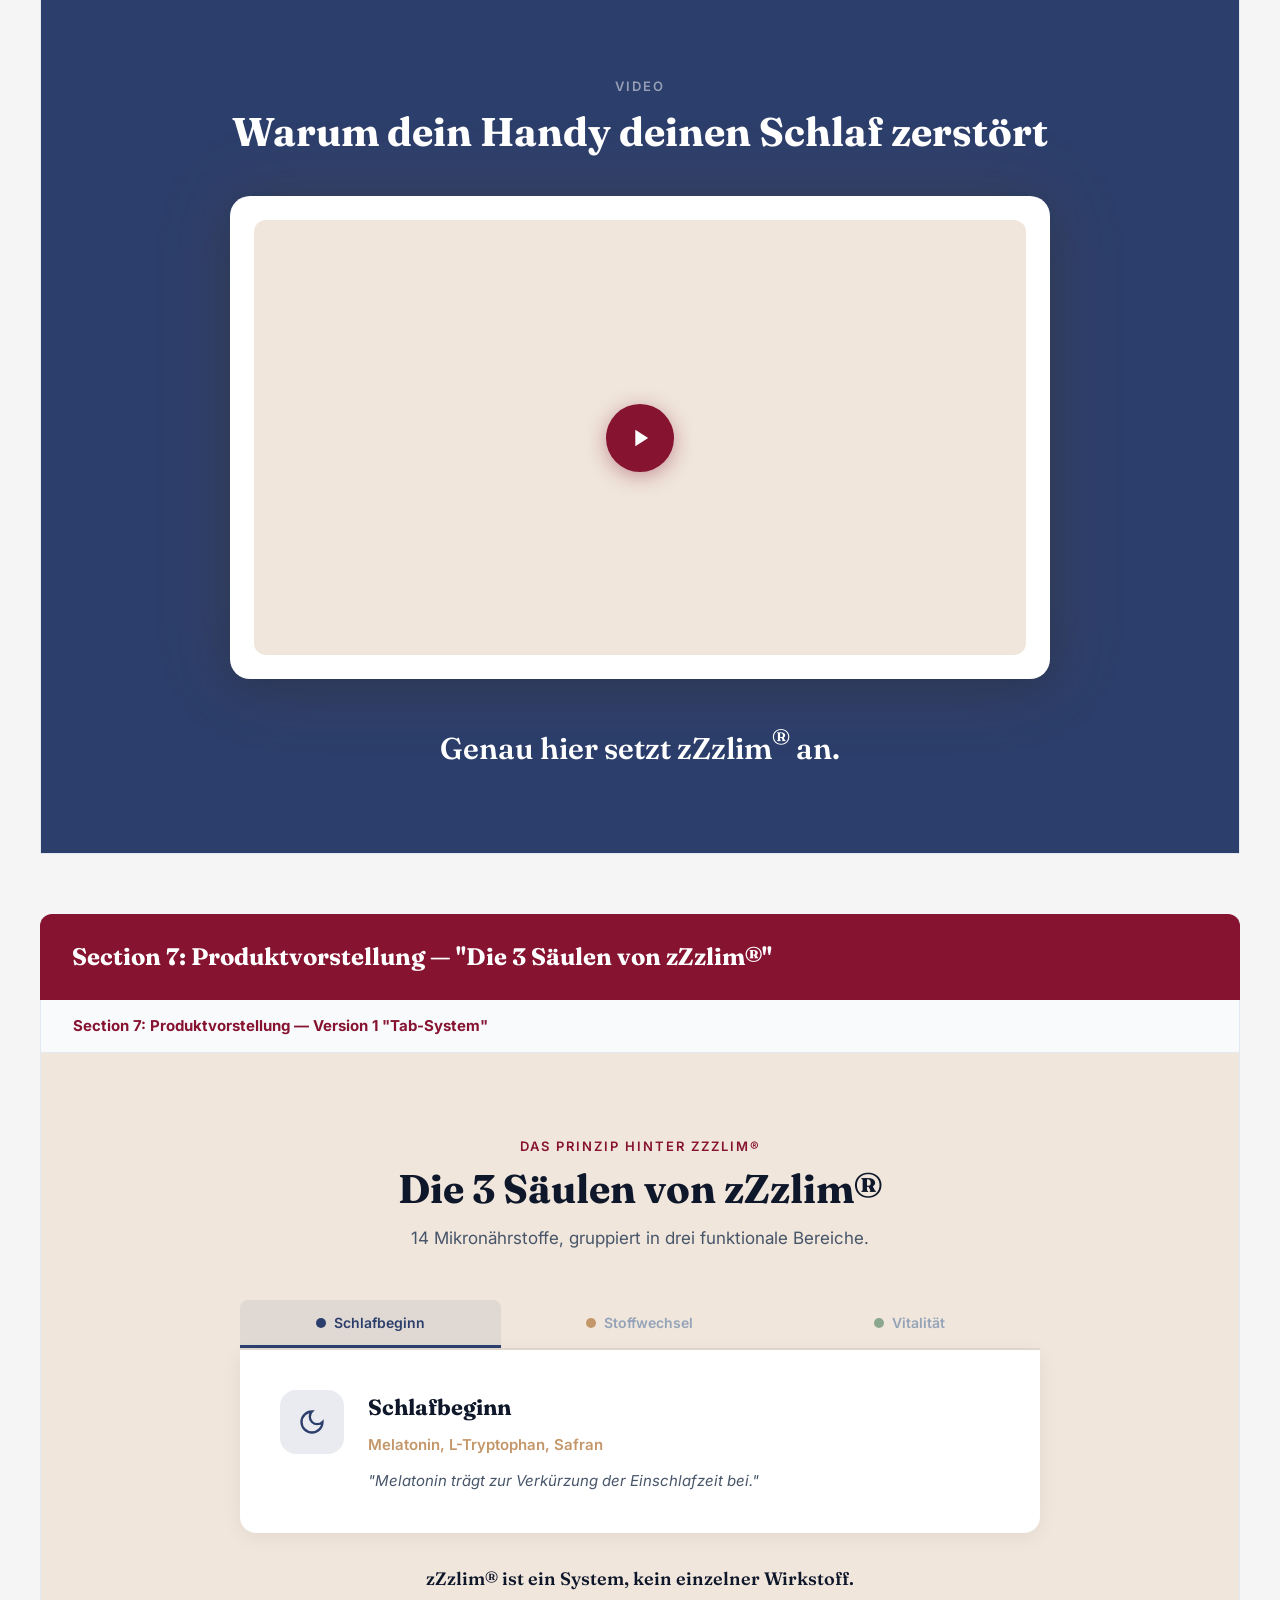
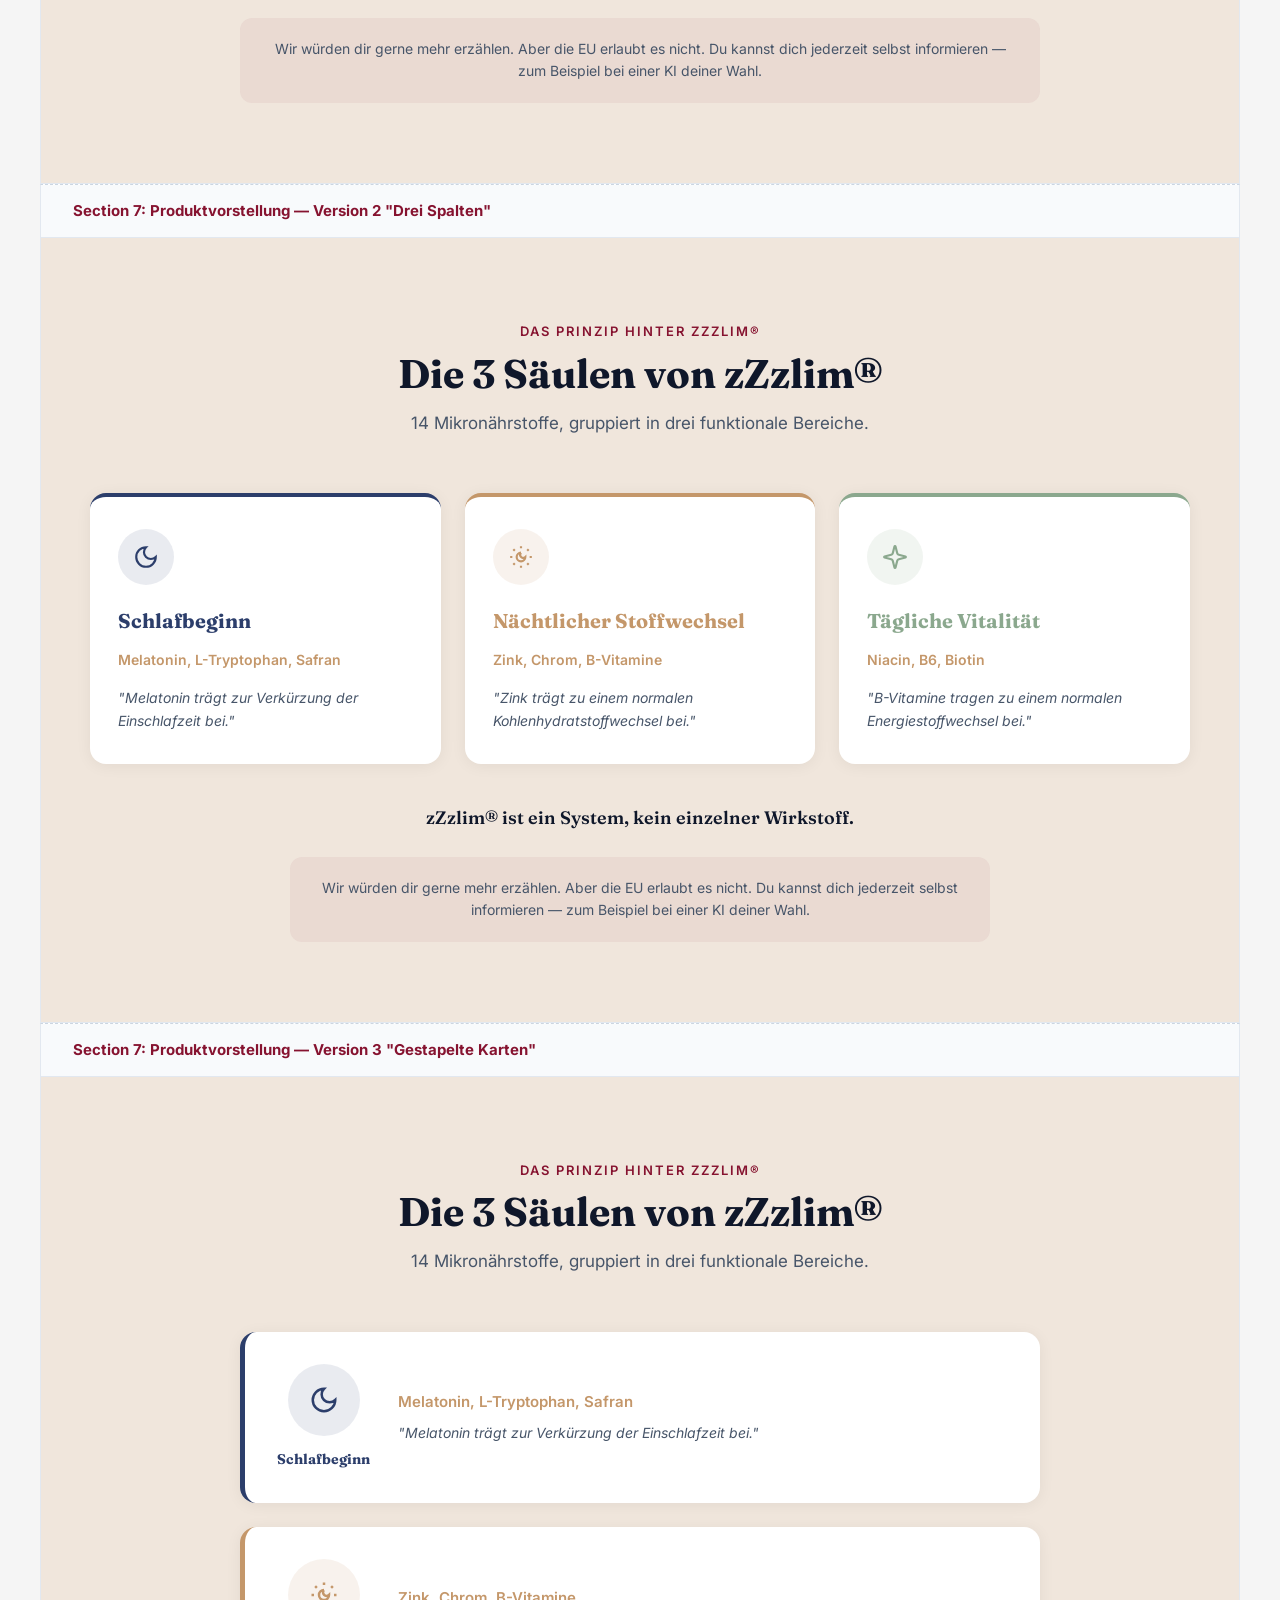
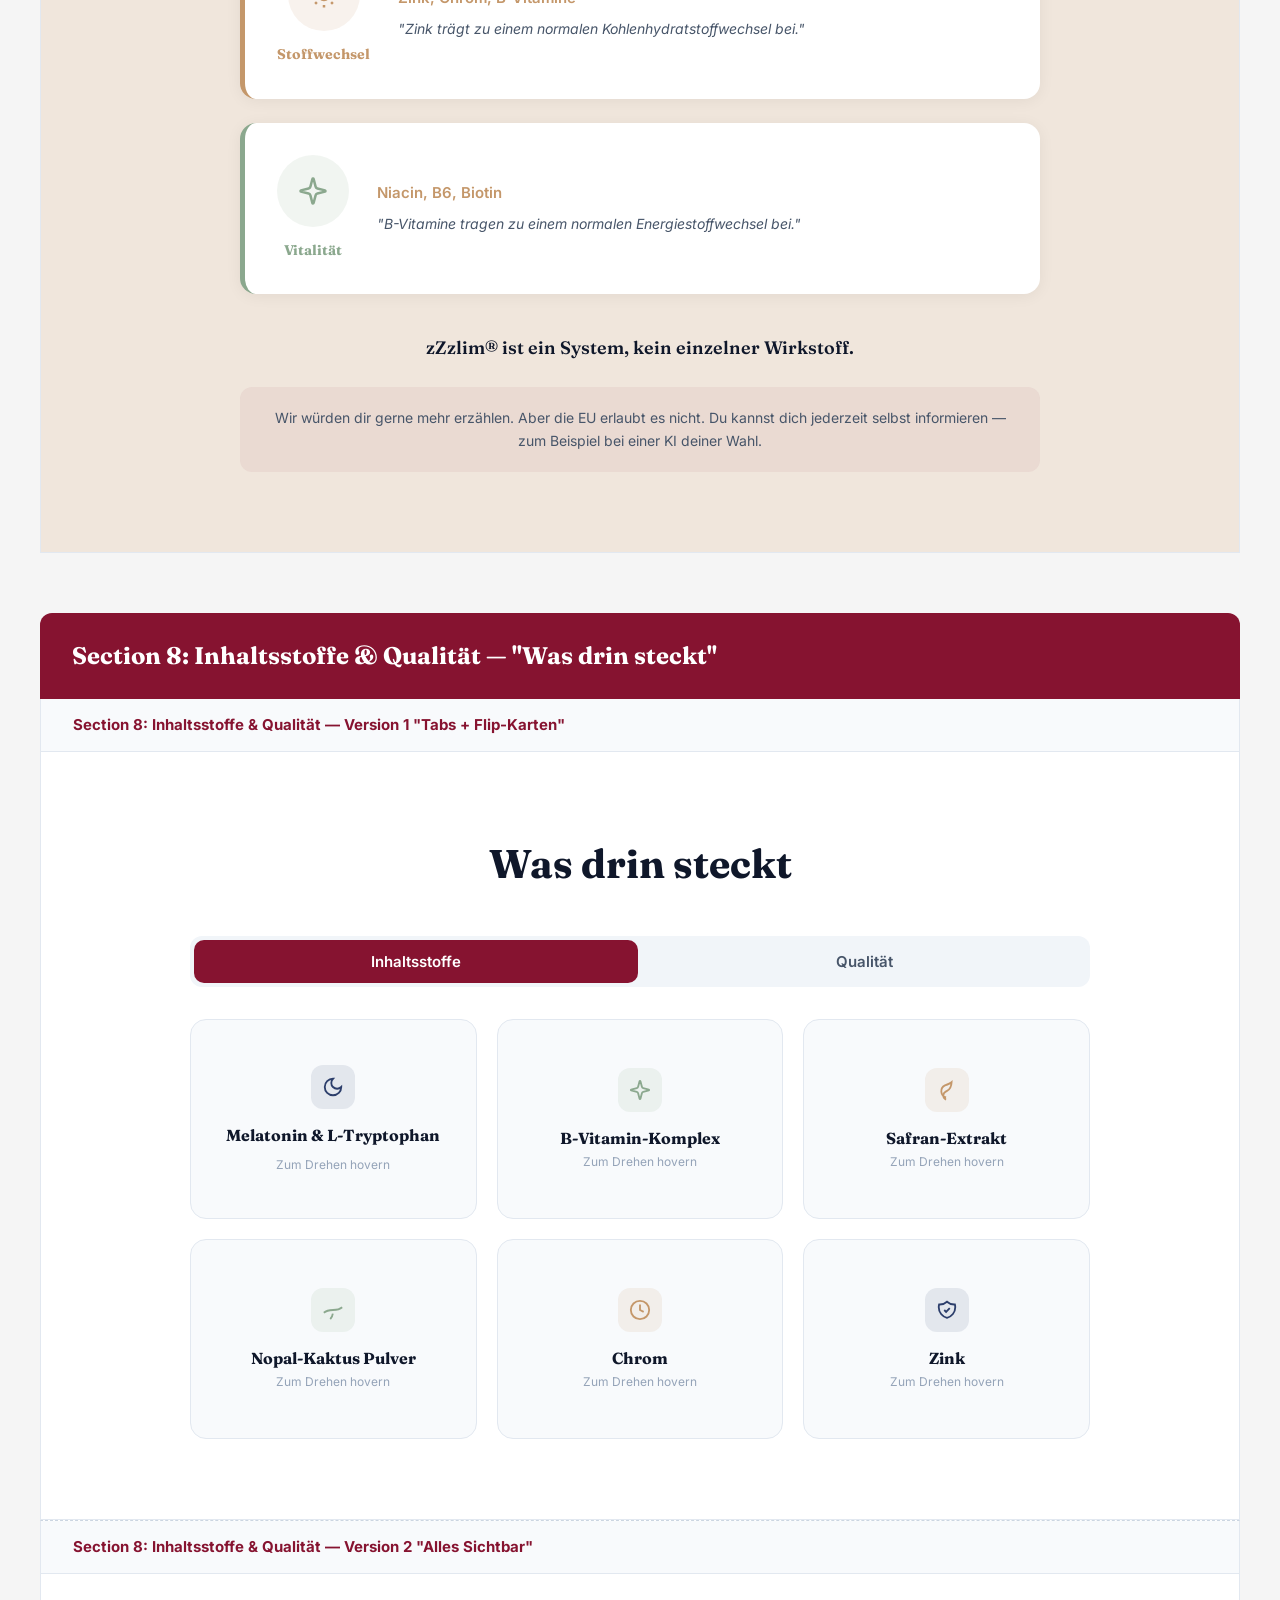
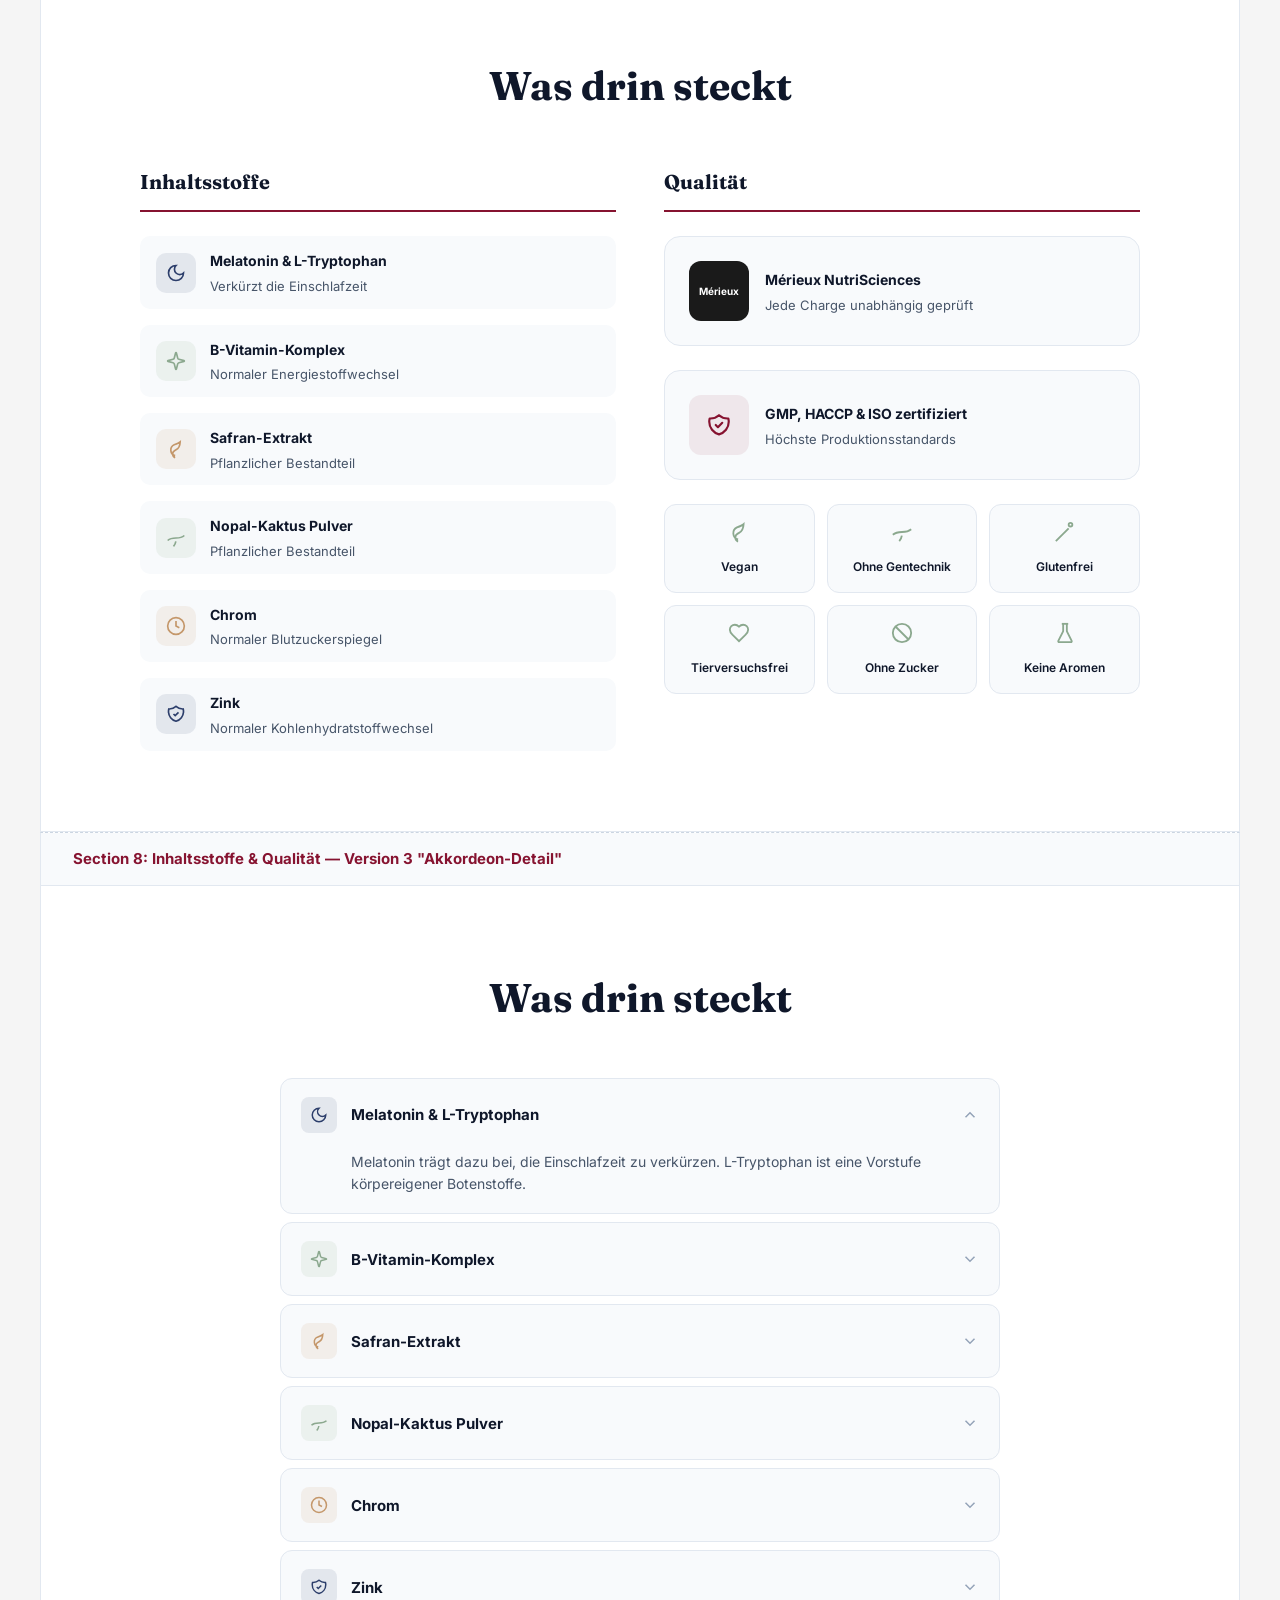
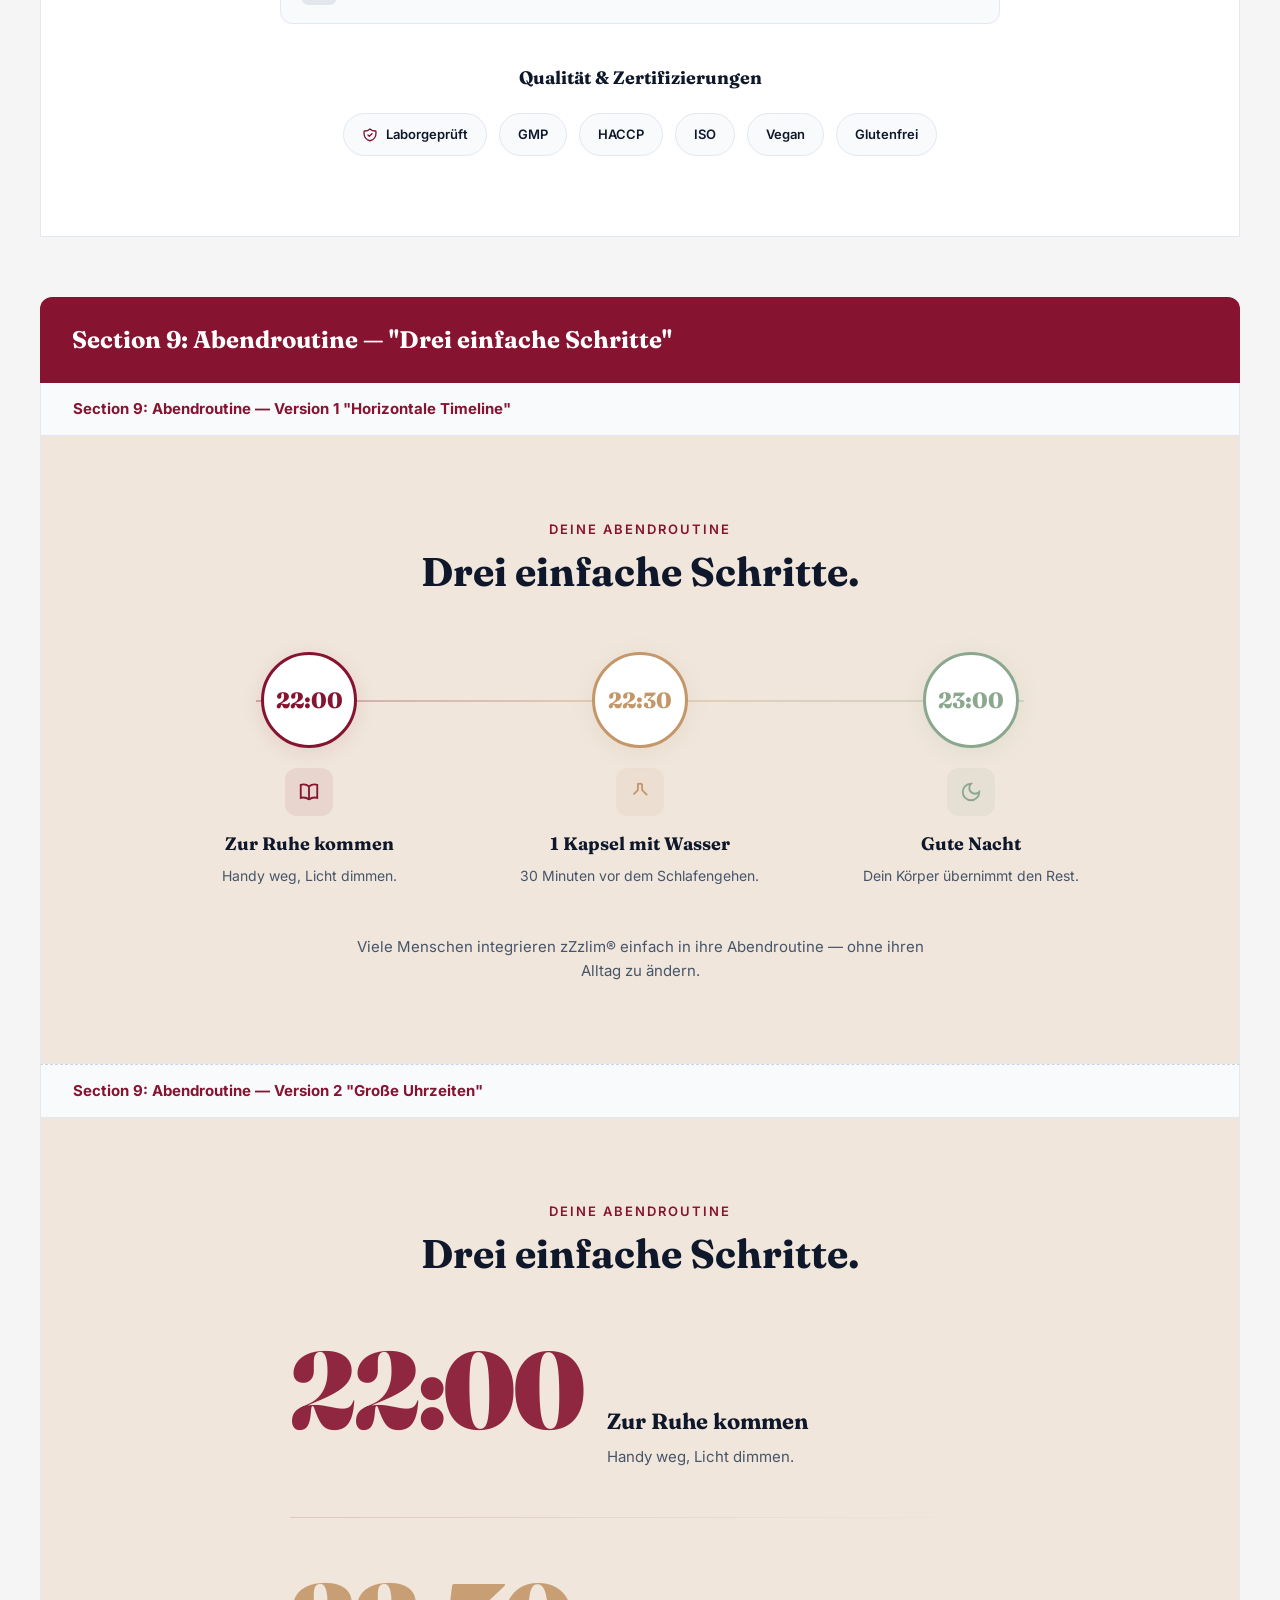
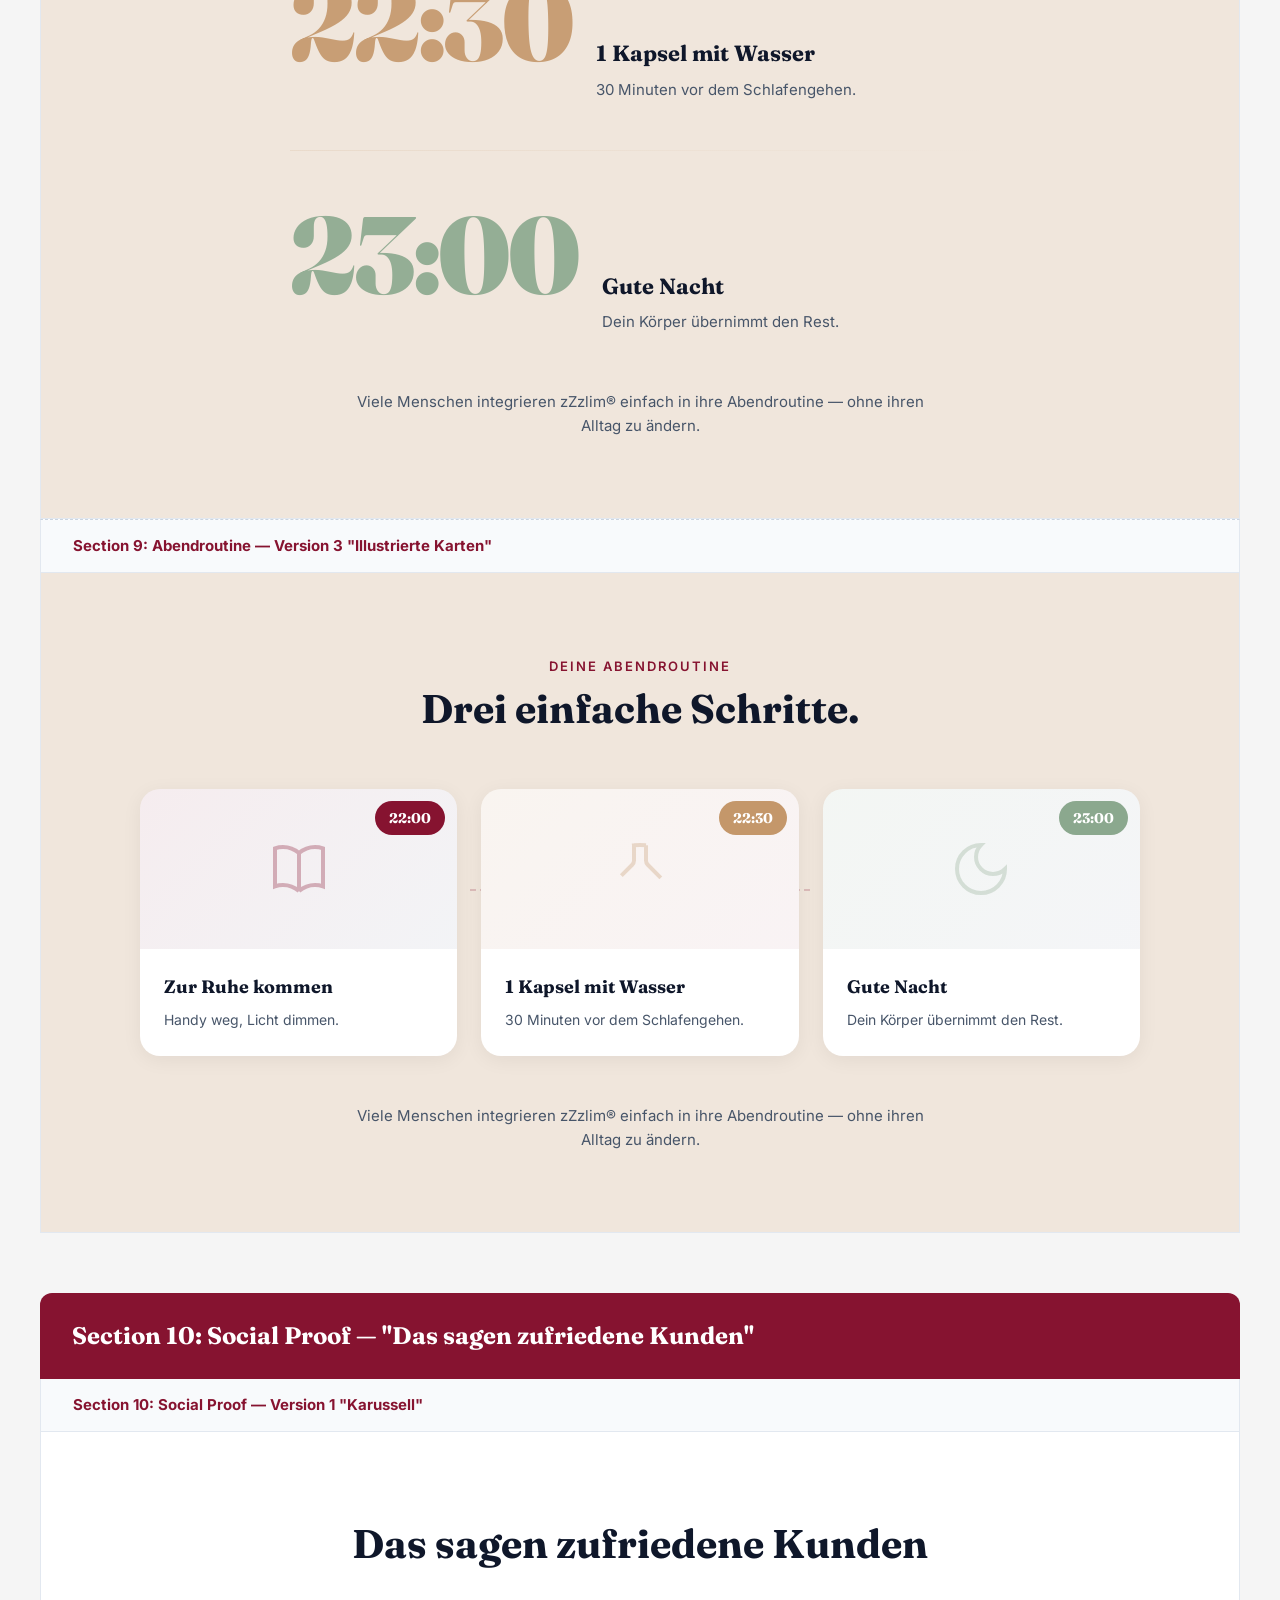
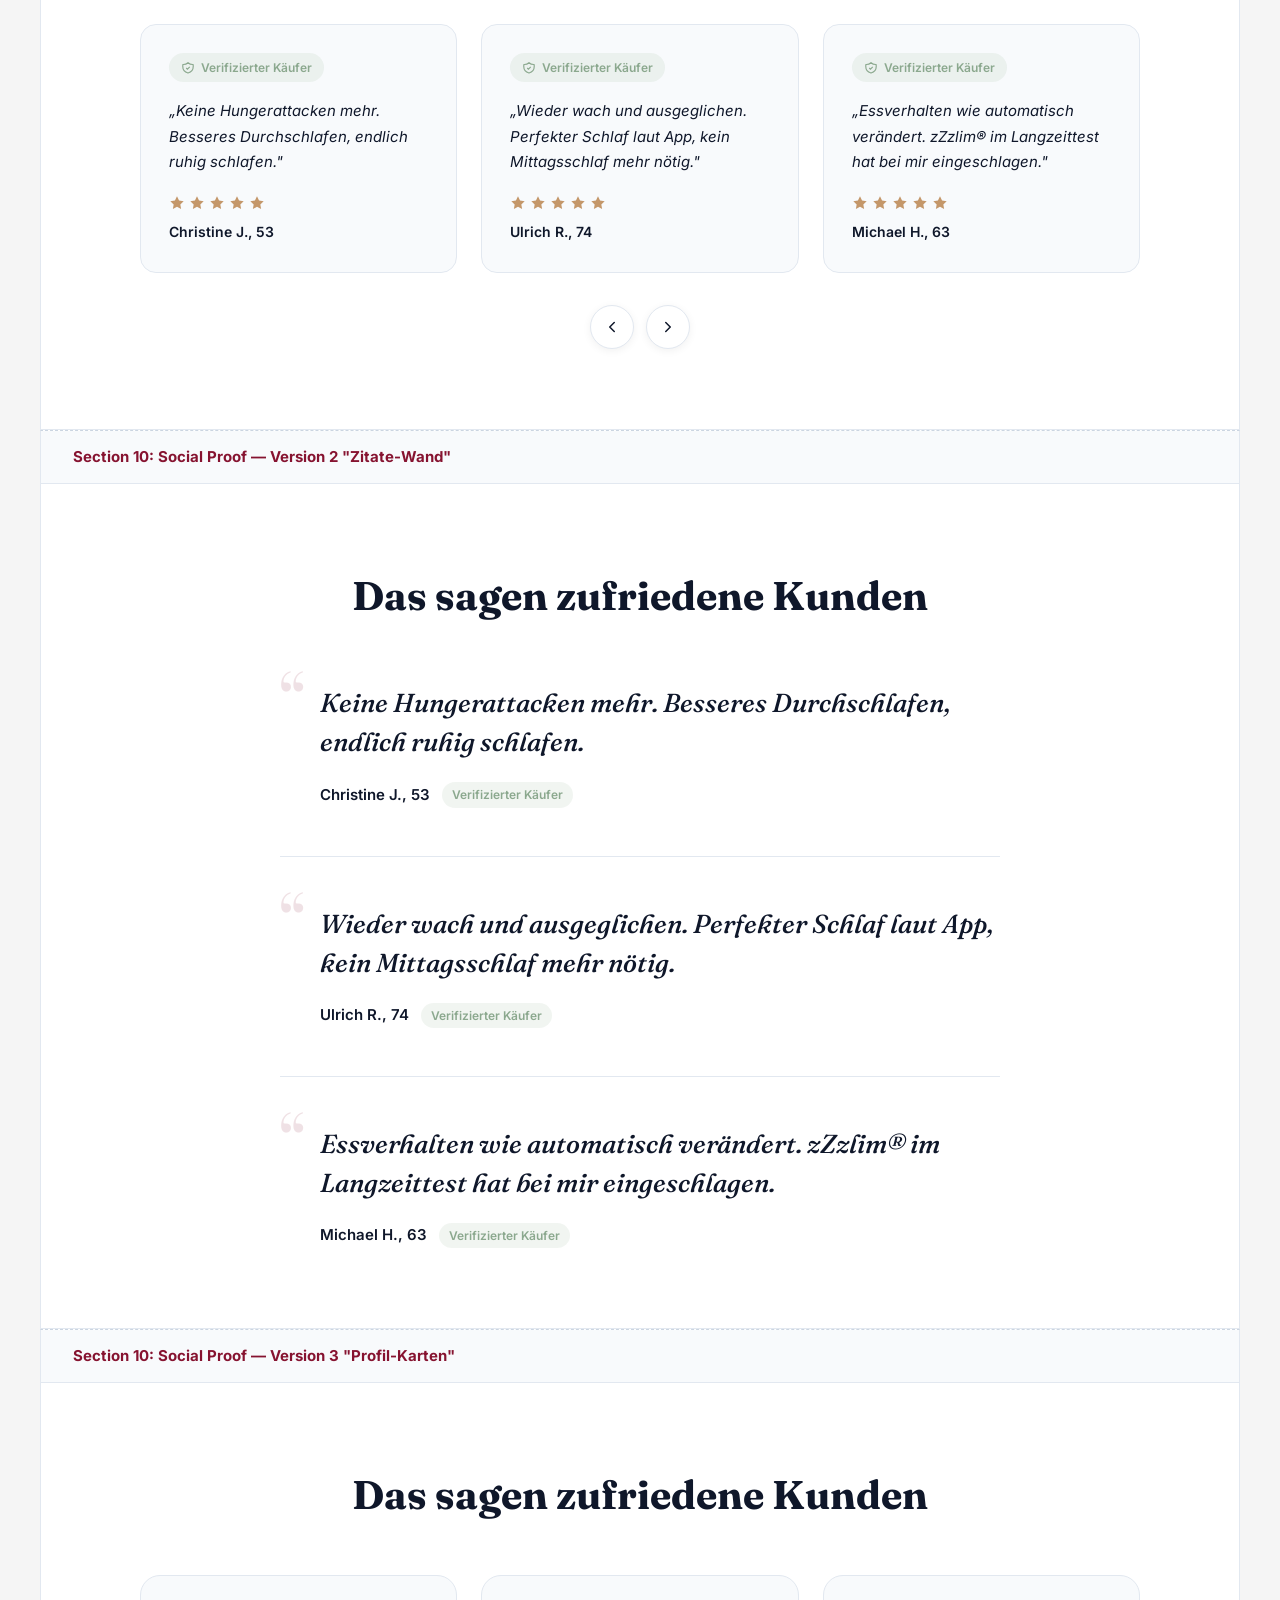
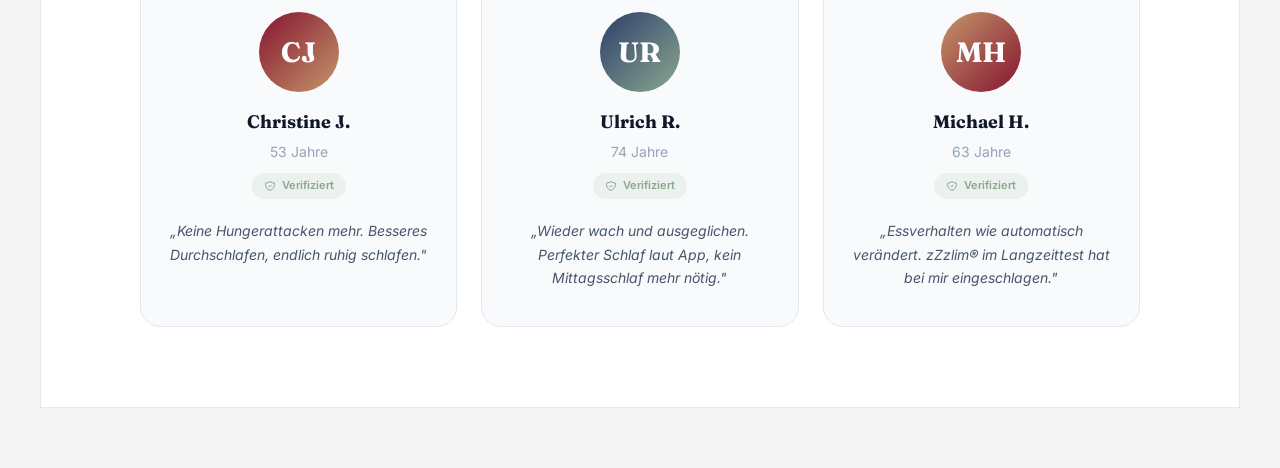
<file: variations-part2.html>
<!-- PART 2: Sections 6-10 -->
<!DOCTYPE html>
<html lang="de">
<head>
<meta charset="utf-8"/>
<meta name="viewport" content="width=device-width, initial-scale=1.0"/>
<title>zZzlim® Erklär-Landingpage — Variationen Part 2 (Sections 6–10)</title>
<link href="https://fonts.googleapis.com/css2?family=Fraunces:ital,opsz,wght@0,9..144,100..900;1,9..144,100..900&family=Inter:wght@400;500;600;700&display=swap" rel="stylesheet"/>
<style>
*,*::before,*::after{box-sizing:border-box;margin:0;padding:0;}
body{font-family:'Inter',sans-serif;background:#f5f5f5;color:#0f172a;line-height:1.6;}
.showcase-group{margin:0 auto 60px;max-width:1200px;}
.showcase-header{background:#861330;color:#fff;padding:24px 32px;border-radius:12px 12px 0 0;}
.showcase-header h2{font-family:'Fraunces',serif;font-size:24px;font-weight:700;}
.variation-block{border:1px solid #e2e8f0;border-top:none;padding:0;background:#fff;}
.variation-block+.variation-block{border-top:1px dashed #cbd5e1;}
.variation-label{background:#f8fafc;padding:14px 32px;font-weight:700;font-size:15px;color:#861330;border-bottom:1px solid #e2e8f0;}
</style>
</head>
<body>

<!-- ============================================================== -->
<!-- SECTION 6: VIDEO 2 — "Warum dein Handy deinen Schlaf zerstört" -->
<!-- ============================================================== -->
<div class="showcase-group" id="section-6">
<div class="showcase-header"><h2>Section 6: Video 2 — "Warum dein Handy deinen Schlaf zerstört"</h2></div>

<!-- Version 1: Kino Nachtblau -->
<div class="variation-block">
<div class="variation-label">Section 6: Video 2 — Version 1 "Kino Nachtblau"</div>
<section style="background:#2C3E6B;padding:80px 24px;text-align:center;">
<div style="max-width:900px;margin:0 auto;">
<span style="display:inline-block;font-family:'Inter',sans-serif;font-size:13px;font-weight:600;letter-spacing:2px;text-transform:uppercase;color:rgba(255,255,255,0.5);margin-bottom:12px;">Video</span>
<h2 style="font-family:'Fraunces',serif;font-size:clamp(28px,4vw,44px);font-weight:700;color:#ffffff;line-height:1.2;margin-bottom:40px;">Warum dein Handy deinen Schlaf zerstört</h2>
<div style="position:relative;width:100%;max-width:800px;margin:0 auto;aspect-ratio:16/9;background:#1a2545;border-radius:16px;overflow:hidden;box-shadow:0 20px 60px rgba(0,0,0,0.4);">
<div style="position:absolute;inset:0;display:flex;align-items:center;justify-content:center;">
<button style="width:72px;height:72px;border-radius:50%;background:rgba(255,255,255,0.15);border:2px solid rgba(255,255,255,0.3);cursor:pointer;display:flex;align-items:center;justify-content:center;backdrop-filter:blur(8px);transition:transform 0.2s;">
<svg viewBox="0 0 24 24" fill="#fff" width="28" height="28"><path d="M8 5v14l11-7z"/></svg>
</button>
</div>
<div style="position:absolute;bottom:0;left:0;right:0;height:4px;background:rgba(255,255,255,0.1);"><div style="width:0%;height:100%;background:#C4976A;"></div></div>
</div>
<p style="font-family:'Fraunces',serif;font-size:clamp(20px,3vw,28px);font-weight:600;color:#ffffff;margin-top:48px;opacity:0.95;">Genau hier setzt zZzlim<sup>&reg;</sup> an.</p>
</div>
</section>
</div>

<!-- Version 2: Text-dominant -->
<div class="variation-block">
<div class="variation-label">Section 6: Video 2 — Version 2 "Text-dominant"</div>
<section style="background:#2C3E6B;padding:80px 24px;">
<div style="max-width:1100px;margin:0 auto;display:grid;grid-template-columns:1fr 380px;gap:48px;align-items:center;">
<div>
<span style="display:inline-block;font-family:'Inter',sans-serif;font-size:12px;font-weight:600;letter-spacing:2px;text-transform:uppercase;color:rgba(255,255,255,0.4);margin-bottom:16px;">Video</span>
<h2 style="font-family:'Fraunces',serif;font-size:clamp(36px,5vw,64px);font-weight:800;color:#ffffff;line-height:1.1;margin-bottom:0;">Warum dein Handy deinen Schlaf zerstört</h2>
</div>
<div style="position:relative;width:100%;aspect-ratio:16/9;background:#1a2545;border-radius:12px;overflow:hidden;box-shadow:0 12px 40px rgba(0,0,0,0.3);">
<div style="position:absolute;inset:0;display:flex;align-items:center;justify-content:center;">
<button style="width:56px;height:56px;border-radius:50%;background:rgba(255,255,255,0.15);border:2px solid rgba(255,255,255,0.3);cursor:pointer;display:flex;align-items:center;justify-content:center;">
<svg viewBox="0 0 24 24" fill="#fff" width="24" height="24"><path d="M8 5v14l11-7z"/></svg>
</button>
</div>
</div>
</div>
<div style="max-width:1100px;margin:48px auto 0;text-align:center;">
<p style="font-family:'Fraunces',serif;font-size:clamp(28px,4vw,48px);font-weight:700;color:#ffffff;letter-spacing:-0.5px;">Genau hier setzt zZzlim<sup>&reg;</sup> an.</p>
</div>
</section>
</div>

<!-- Version 3: Floating Card -->
<div class="variation-block">
<div class="variation-label">Section 6: Video 2 — Version 3 "Floating Card"</div>
<section style="background:#2C3E6B;padding:80px 24px;text-align:center;">
<div style="max-width:900px;margin:0 auto;">
<span style="display:inline-block;font-family:'Inter',sans-serif;font-size:13px;font-weight:600;letter-spacing:2px;text-transform:uppercase;color:rgba(255,255,255,0.5);margin-bottom:12px;">Video</span>
<h2 style="font-family:'Fraunces',serif;font-size:clamp(28px,4vw,40px);font-weight:700;color:#ffffff;line-height:1.2;margin-bottom:40px;">Warum dein Handy deinen Schlaf zerstört</h2>
<div style="background:#ffffff;border-radius:20px;padding:24px;max-width:820px;margin:0 auto;box-shadow:0 8px 50px rgba(0,0,0,0.25),0 0 80px rgba(196,151,106,0.15);">
<div style="position:relative;width:100%;aspect-ratio:16/9;background:#f0e6dc;border-radius:12px;overflow:hidden;">
<div style="position:absolute;inset:0;display:flex;align-items:center;justify-content:center;">
<button style="width:68px;height:68px;border-radius:50%;background:#861330;border:none;cursor:pointer;display:flex;align-items:center;justify-content:center;box-shadow:0 4px 20px rgba(134,19,48,0.4);">
<svg viewBox="0 0 24 24" fill="#fff" width="28" height="28"><path d="M8 5v14l11-7z"/></svg>
</button>
</div>
</div>
</div>
<p style="font-family:'Fraunces',serif;font-size:clamp(20px,3vw,30px);font-weight:600;color:#ffffff;margin-top:40px;">Genau hier setzt zZzlim<sup>&reg;</sup> an.</p>
</div>
</section>
</div>
</div>

<!-- ============================================================== -->
<!-- SECTION 7: PRODUKTVORSTELLUNG — "Die 3 Säulen von zZzlim®"    -->
<!-- ============================================================== -->
<div class="showcase-group" id="section-7">
<div class="showcase-header"><h2>Section 7: Produktvorstellung — "Die 3 Säulen von zZzlim®"</h2></div>

<!-- Version 1: Tab-System -->
<div class="variation-block">
<div class="variation-label">Section 7: Produktvorstellung — Version 1 "Tab-System"</div>
<section style="background:#F0E6DC;padding:80px 24px;">
<div style="max-width:800px;margin:0 auto;">
<div style="text-align:center;margin-bottom:48px;">
<span style="display:inline-block;font-family:'Inter',sans-serif;font-size:13px;font-weight:600;letter-spacing:2px;text-transform:uppercase;color:#861330;margin-bottom:8px;">Das Prinzip hinter zZzlim&reg;</span>
<h2 style="font-family:'Fraunces',serif;font-size:clamp(28px,4vw,40px);font-weight:700;color:#0f172a;line-height:1.2;margin-bottom:12px;">Die 3 Säulen von zZzlim&reg;</h2>
<p style="font-family:'Inter',sans-serif;font-size:17px;color:#475569;">14 Mikronährstoffe, gruppiert in drei funktionale Bereiche.</p>
</div>
<div style="display:flex;gap:8px;margin-bottom:0;border-bottom:2px solid rgba(0,0,0,0.06);">
<button style="flex:1;padding:14px 16px;font-family:'Inter',sans-serif;font-size:14px;font-weight:600;border:none;border-bottom:3px solid #2C3E6B;background:rgba(44,62,107,0.08);color:#2C3E6B;border-radius:8px 8px 0 0;cursor:pointer;display:flex;align-items:center;justify-content:center;gap:8px;">
<span style="width:10px;height:10px;border-radius:50%;background:#2C3E6B;display:inline-block;"></span>Schlafbeginn</button>
<button style="flex:1;padding:14px 16px;font-family:'Inter',sans-serif;font-size:14px;font-weight:600;border:none;border-bottom:3px solid transparent;background:transparent;color:#94a3b8;border-radius:8px 8px 0 0;cursor:pointer;display:flex;align-items:center;justify-content:center;gap:8px;">
<span style="width:10px;height:10px;border-radius:50%;background:#C4976A;display:inline-block;"></span>Stoffwechsel</button>
<button style="flex:1;padding:14px 16px;font-family:'Inter',sans-serif;font-size:14px;font-weight:600;border:none;border-bottom:3px solid transparent;background:transparent;color:#94a3b8;border-radius:8px 8px 0 0;cursor:pointer;display:flex;align-items:center;justify-content:center;gap:8px;">
<span style="width:10px;height:10px;border-radius:50%;background:#8BA88E;display:inline-block;"></span>Vitalität</button>
</div>
<div style="background:#ffffff;border-radius:0 0 16px 16px;padding:40px;box-shadow:0 4px 20px rgba(0,0,0,0.06);">
<div style="display:flex;align-items:flex-start;gap:24px;">
<div style="width:64px;height:64px;border-radius:16px;background:rgba(44,62,107,0.1);display:flex;align-items:center;justify-content:center;flex-shrink:0;">
<svg fill="none" viewBox="0 0 24 24" stroke="#2C3E6B" stroke-width="2" width="28" height="28"><path d="M12 3a6 6 0 0 0 9 9 9 9 0 1 1-9-9Z"/></svg>
</div>
<div>
<h3 style="font-family:'Fraunces',serif;font-size:22px;font-weight:700;color:#0f172a;margin-bottom:8px;">Schlafbeginn</h3>
<p style="font-family:'Inter',sans-serif;font-size:15px;color:#C4976A;font-weight:600;margin-bottom:12px;">Melatonin, L-Tryptophan, Safran</p>
<p style="font-family:'Inter',sans-serif;font-size:15px;color:#475569;font-style:italic;">"Melatonin trägt zur Verkürzung der Einschlafzeit bei."</p>
</div>
</div>
</div>
<p style="font-family:'Fraunces',serif;font-size:18px;font-weight:600;color:#0f172a;text-align:center;margin-top:32px;">zZzlim&reg; ist ein System, kein einzelner Wirkstoff.</p>
<div style="background:rgba(134,19,48,0.06);border-radius:12px;padding:20px 24px;margin-top:24px;text-align:center;">
<p style="font-family:'Inter',sans-serif;font-size:14px;color:#475569;">Wir würden dir gerne mehr erzählen. Aber die EU erlaubt es nicht. Du kannst dich jederzeit selbst informieren — zum Beispiel bei einer KI deiner Wahl.</p>
</div>
</div>
</section>
</div>

<!-- Version 2: Drei Spalten -->
<div class="variation-block">
<div class="variation-label">Section 7: Produktvorstellung — Version 2 "Drei Spalten"</div>
<section style="background:#F0E6DC;padding:80px 24px;">
<div style="max-width:1100px;margin:0 auto;">
<div style="text-align:center;margin-bottom:56px;">
<span style="display:inline-block;font-family:'Inter',sans-serif;font-size:13px;font-weight:600;letter-spacing:2px;text-transform:uppercase;color:#861330;margin-bottom:8px;">Das Prinzip hinter zZzlim&reg;</span>
<h2 style="font-family:'Fraunces',serif;font-size:clamp(28px,4vw,40px);font-weight:700;color:#0f172a;line-height:1.2;margin-bottom:12px;">Die 3 Säulen von zZzlim&reg;</h2>
<p style="font-family:'Inter',sans-serif;font-size:17px;color:#475569;">14 Mikronährstoffe, gruppiert in drei funktionale Bereiche.</p>
</div>
<div style="display:grid;grid-template-columns:repeat(3,1fr);gap:24px;">
<!-- Säule 1 -->
<div style="background:#ffffff;border-radius:16px;padding:32px 28px;border-top:4px solid #2C3E6B;box-shadow:0 2px 16px rgba(0,0,0,0.06);">
<div style="width:56px;height:56px;border-radius:50%;background:rgba(44,62,107,0.1);display:flex;align-items:center;justify-content:center;margin-bottom:20px;">
<svg fill="none" viewBox="0 0 24 24" stroke="#2C3E6B" stroke-width="2" width="26" height="26"><path d="M12 3a6 6 0 0 0 9 9 9 9 0 1 1-9-9Z"/></svg>
</div>
<h3 style="font-family:'Fraunces',serif;font-size:20px;font-weight:700;color:#2C3E6B;margin-bottom:12px;">Schlafbeginn</h3>
<p style="font-family:'Inter',sans-serif;font-size:14px;font-weight:600;color:#C4976A;margin-bottom:16px;">Melatonin, L-Tryptophan, Safran</p>
<p style="font-family:'Inter',sans-serif;font-size:14px;color:#475569;font-style:italic;line-height:1.6;">"Melatonin trägt zur Verkürzung der Einschlafzeit bei."</p>
</div>
<!-- Säule 2 -->
<div style="background:#ffffff;border-radius:16px;padding:32px 28px;border-top:4px solid #C4976A;box-shadow:0 2px 16px rgba(0,0,0,0.06);">
<div style="width:56px;height:56px;border-radius:50%;background:rgba(196,151,106,0.12);display:flex;align-items:center;justify-content:center;margin-bottom:20px;">
<svg fill="none" viewBox="0 0 24 24" stroke="#C4976A" stroke-width="2" width="26" height="26"><path d="M12 8a2.83 2.83 0 0 0 4 4 4 4 0 1 1-4-4"/><path d="M12 2v2M12 20v2M4.9 4.9l1.4 1.4M17.7 17.7l1.4 1.4M2 12h2M20 12h2M6.3 17.7l-1.4 1.4M19.1 4.9l-1.4 1.4"/></svg>
</div>
<h3 style="font-family:'Fraunces',serif;font-size:20px;font-weight:700;color:#C4976A;margin-bottom:12px;">Nächtlicher Stoffwechsel</h3>
<p style="font-family:'Inter',sans-serif;font-size:14px;font-weight:600;color:#C4976A;margin-bottom:16px;">Zink, Chrom, B-Vitamine</p>
<p style="font-family:'Inter',sans-serif;font-size:14px;color:#475569;font-style:italic;line-height:1.6;">"Zink trägt zu einem normalen Kohlenhydratstoffwechsel bei."</p>
</div>
<!-- Säule 3 -->
<div style="background:#ffffff;border-radius:16px;padding:32px 28px;border-top:4px solid #8BA88E;box-shadow:0 2px 16px rgba(0,0,0,0.06);">
<div style="width:56px;height:56px;border-radius:50%;background:rgba(139,168,142,0.12);display:flex;align-items:center;justify-content:center;margin-bottom:20px;">
<svg fill="none" viewBox="0 0 24 24" stroke="#8BA88E" stroke-width="2" width="26" height="26"><path d="M9.937 15.5A2 2 0 0 0 8.5 14.063l-6.135-1.582a.5.5 0 0 1 0-.962L8.5 9.936A2 2 0 0 0 9.937 8.5l1.582-6.135a.5.5 0 0 1 .963 0L14.063 8.5A2 2 0 0 0 15.5 9.937l6.135 1.581a.5.5 0 0 1 0 .964L15.5 14.063a2 2 0 0 0-1.437 1.437l-1.582 6.135a.5.5 0 0 1-.963 0z"/></svg>
</div>
<h3 style="font-family:'Fraunces',serif;font-size:20px;font-weight:700;color:#8BA88E;margin-bottom:12px;">Tägliche Vitalität</h3>
<p style="font-family:'Inter',sans-serif;font-size:14px;font-weight:600;color:#C4976A;margin-bottom:16px;">Niacin, B6, Biotin</p>
<p style="font-family:'Inter',sans-serif;font-size:14px;color:#475569;font-style:italic;line-height:1.6;">"B-Vitamine tragen zu einem normalen Energiestoffwechsel bei."</p>
</div>
</div>
<p style="font-family:'Fraunces',serif;font-size:18px;font-weight:600;color:#0f172a;text-align:center;margin-top:40px;">zZzlim&reg; ist ein System, kein einzelner Wirkstoff.</p>
<div style="background:rgba(134,19,48,0.06);border-radius:12px;padding:20px 24px;margin-top:24px;max-width:700px;margin-left:auto;margin-right:auto;text-align:center;">
<p style="font-family:'Inter',sans-serif;font-size:14px;color:#475569;">Wir würden dir gerne mehr erzählen. Aber die EU erlaubt es nicht. Du kannst dich jederzeit selbst informieren — zum Beispiel bei einer KI deiner Wahl.</p>
</div>
</div>
</section>
</div>

<!-- Version 3: Gestapelte Karten -->
<div class="variation-block">
<div class="variation-label">Section 7: Produktvorstellung — Version 3 "Gestapelte Karten"</div>
<section style="background:#F0E6DC;padding:80px 24px;">
<div style="max-width:800px;margin:0 auto;">
<div style="text-align:center;margin-bottom:56px;">
<span style="display:inline-block;font-family:'Inter',sans-serif;font-size:13px;font-weight:600;letter-spacing:2px;text-transform:uppercase;color:#861330;margin-bottom:8px;">Das Prinzip hinter zZzlim&reg;</span>
<h2 style="font-family:'Fraunces',serif;font-size:clamp(28px,4vw,40px);font-weight:700;color:#0f172a;line-height:1.2;margin-bottom:12px;">Die 3 Säulen von zZzlim&reg;</h2>
<p style="font-family:'Inter',sans-serif;font-size:17px;color:#475569;">14 Mikronährstoffe, gruppiert in drei funktionale Bereiche.</p>
</div>
<div style="display:flex;flex-direction:column;gap:24px;">
<!-- Karte 1 -->
<div style="background:#ffffff;border-radius:16px;padding:32px;border-left:5px solid #2C3E6B;box-shadow:0 2px 16px rgba(0,0,0,0.06);display:flex;gap:28px;align-items:center;">
<div style="flex-shrink:0;text-align:center;">
<div style="width:72px;height:72px;border-radius:50%;background:rgba(44,62,107,0.1);display:flex;align-items:center;justify-content:center;margin:0 auto 10px;">
<svg fill="none" viewBox="0 0 24 24" stroke="#2C3E6B" stroke-width="2" width="30" height="30"><path d="M12 3a6 6 0 0 0 9 9 9 9 0 1 1-9-9Z"/></svg>
</div>
<span style="font-family:'Fraunces',serif;font-size:14px;font-weight:700;color:#2C3E6B;">Schlafbeginn</span>
</div>
<div style="flex:1;">
<p style="font-family:'Inter',sans-serif;font-size:15px;font-weight:600;color:#C4976A;margin-bottom:8px;">Melatonin, L-Tryptophan, Safran</p>
<p style="font-family:'Inter',sans-serif;font-size:14px;color:#475569;font-style:italic;">"Melatonin trägt zur Verkürzung der Einschlafzeit bei."</p>
</div>
</div>
<!-- Karte 2 -->
<div style="background:#ffffff;border-radius:16px;padding:32px;border-left:5px solid #C4976A;box-shadow:0 2px 16px rgba(0,0,0,0.06);display:flex;gap:28px;align-items:center;">
<div style="flex-shrink:0;text-align:center;">
<div style="width:72px;height:72px;border-radius:50%;background:rgba(196,151,106,0.12);display:flex;align-items:center;justify-content:center;margin:0 auto 10px;">
<svg fill="none" viewBox="0 0 24 24" stroke="#C4976A" stroke-width="2" width="30" height="30"><path d="M12 8a2.83 2.83 0 0 0 4 4 4 4 0 1 1-4-4"/><path d="M12 2v2M12 20v2M4.9 4.9l1.4 1.4M17.7 17.7l1.4 1.4M2 12h2M20 12h2M6.3 17.7l-1.4 1.4M19.1 4.9l-1.4 1.4"/></svg>
</div>
<span style="font-family:'Fraunces',serif;font-size:14px;font-weight:700;color:#C4976A;">Stoffwechsel</span>
</div>
<div style="flex:1;">
<p style="font-family:'Inter',sans-serif;font-size:15px;font-weight:600;color:#C4976A;margin-bottom:8px;">Zink, Chrom, B-Vitamine</p>
<p style="font-family:'Inter',sans-serif;font-size:14px;color:#475569;font-style:italic;">"Zink trägt zu einem normalen Kohlenhydratstoffwechsel bei."</p>
</div>
</div>
<!-- Karte 3 -->
<div style="background:#ffffff;border-radius:16px;padding:32px;border-left:5px solid #8BA88E;box-shadow:0 2px 16px rgba(0,0,0,0.06);display:flex;gap:28px;align-items:center;">
<div style="flex-shrink:0;text-align:center;">
<div style="width:72px;height:72px;border-radius:50%;background:rgba(139,168,142,0.12);display:flex;align-items:center;justify-content:center;margin:0 auto 10px;">
<svg fill="none" viewBox="0 0 24 24" stroke="#8BA88E" stroke-width="2" width="30" height="30"><path d="M9.937 15.5A2 2 0 0 0 8.5 14.063l-6.135-1.582a.5.5 0 0 1 0-.962L8.5 9.936A2 2 0 0 0 9.937 8.5l1.582-6.135a.5.5 0 0 1 .963 0L14.063 8.5A2 2 0 0 0 15.5 9.937l6.135 1.581a.5.5 0 0 1 0 .964L15.5 14.063a2 2 0 0 0-1.437 1.437l-1.582 6.135a.5.5 0 0 1-.963 0z"/></svg>
</div>
<span style="font-family:'Fraunces',serif;font-size:14px;font-weight:700;color:#8BA88E;">Vitalität</span>
</div>
<div style="flex:1;">
<p style="font-family:'Inter',sans-serif;font-size:15px;font-weight:600;color:#C4976A;margin-bottom:8px;">Niacin, B6, Biotin</p>
<p style="font-family:'Inter',sans-serif;font-size:14px;color:#475569;font-style:italic;">"B-Vitamine tragen zu einem normalen Energiestoffwechsel bei."</p>
</div>
</div>
</div>
<p style="font-family:'Fraunces',serif;font-size:18px;font-weight:600;color:#0f172a;text-align:center;margin-top:40px;">zZzlim&reg; ist ein System, kein einzelner Wirkstoff.</p>
<div style="background:rgba(134,19,48,0.06);border-radius:12px;padding:20px 24px;margin-top:24px;text-align:center;">
<p style="font-family:'Inter',sans-serif;font-size:14px;color:#475569;">Wir würden dir gerne mehr erzählen. Aber die EU erlaubt es nicht. Du kannst dich jederzeit selbst informieren — zum Beispiel bei einer KI deiner Wahl.</p>
</div>
</div>
</section>
</div>
</div>

<!-- ============================================================== -->
<!-- SECTION 8: INHALTSSTOFFE & QUALITÄT — "Was drin steckt"        -->
<!-- ============================================================== -->
<div class="showcase-group" id="section-8">
<div class="showcase-header"><h2>Section 8: Inhaltsstoffe &amp; Qualität — "Was drin steckt"</h2></div>

<!-- Version 1: Tabs + Flip-Karten -->
<div class="variation-block">
<div class="variation-label">Section 8: Inhaltsstoffe &amp; Qualität — Version 1 "Tabs + Flip-Karten"</div>
<section style="background:#ffffff;padding:80px 24px;">
<div style="max-width:900px;margin:0 auto;">
<div style="text-align:center;margin-bottom:40px;">
<h2 style="font-family:'Fraunces',serif;font-size:clamp(28px,4vw,40px);font-weight:700;color:#0f172a;">Was drin steckt</h2>
</div>
<div style="display:flex;gap:4px;margin-bottom:32px;background:#f1f5f9;border-radius:12px;padding:4px;">
<button style="flex:1;padding:12px 20px;font-family:'Inter',sans-serif;font-size:15px;font-weight:600;border:none;background:#861330;color:#ffffff;border-radius:10px;cursor:pointer;">Inhaltsstoffe</button>
<button style="flex:1;padding:12px 20px;font-family:'Inter',sans-serif;font-size:15px;font-weight:600;border:none;background:transparent;color:#475569;border-radius:10px;cursor:pointer;">Qualität</button>
</div>
<!-- Flip Cards Grid -->
<div style="display:grid;grid-template-columns:repeat(3,1fr);gap:20px;">
<div style="perspective:600px;">
<div style="position:relative;height:200px;border-radius:16px;background:#f8fafc;border:1px solid #e2e8f0;padding:28px;display:flex;flex-direction:column;align-items:center;justify-content:center;text-align:center;cursor:pointer;transition:transform 0.6s;">
<div style="width:44px;height:44px;border-radius:12px;background:rgba(44,62,107,0.1);display:flex;align-items:center;justify-content:center;margin-bottom:14px;">
<svg fill="none" viewBox="0 0 24 24" stroke="#2C3E6B" stroke-width="2" width="22" height="22"><path d="M12 3a6 6 0 0 0 9 9 9 9 0 1 1-9-9Z"/></svg>
</div>
<h4 style="font-family:'Fraunces',serif;font-size:16px;font-weight:700;color:#0f172a;margin-bottom:6px;">Melatonin &amp; L-Tryptophan</h4>
<span style="font-family:'Inter',sans-serif;font-size:12px;color:#94a3b8;">Zum Drehen hovern</span>
</div>
</div>
<div style="perspective:600px;">
<div style="position:relative;height:200px;border-radius:16px;background:#f8fafc;border:1px solid #e2e8f0;padding:28px;display:flex;flex-direction:column;align-items:center;justify-content:center;text-align:center;cursor:pointer;">
<div style="width:44px;height:44px;border-radius:12px;background:rgba(139,168,142,0.12);display:flex;align-items:center;justify-content:center;margin-bottom:14px;">
<svg fill="none" viewBox="0 0 24 24" stroke="#8BA88E" stroke-width="2" width="22" height="22"><path d="M9.937 15.5A2 2 0 0 0 8.5 14.063l-6.135-1.582a.5.5 0 0 1 0-.962L8.5 9.936A2 2 0 0 0 9.937 8.5l1.582-6.135a.5.5 0 0 1 .963 0L14.063 8.5A2 2 0 0 0 15.5 9.937l6.135 1.581a.5.5 0 0 1 0 .964L15.5 14.063a2 2 0 0 0-1.437 1.437l-1.582 6.135a.5.5 0 0 1-.963 0z"/></svg>
</div>
<h4 style="font-family:'Fraunces',serif;font-size:16px;font-weight:700;color:#0f172a;">B-Vitamin-Komplex</h4>
<span style="font-family:'Inter',sans-serif;font-size:12px;color:#94a3b8;">Zum Drehen hovern</span>
</div>
</div>
<div style="perspective:600px;">
<div style="position:relative;height:200px;border-radius:16px;background:#f8fafc;border:1px solid #e2e8f0;padding:28px;display:flex;flex-direction:column;align-items:center;justify-content:center;text-align:center;cursor:pointer;">
<div style="width:44px;height:44px;border-radius:12px;background:rgba(196,151,106,0.12);display:flex;align-items:center;justify-content:center;margin-bottom:14px;">
<svg fill="none" viewBox="0 0 24 24" stroke="#C4976A" stroke-width="2" width="22" height="22"><path d="M11 20A7 7 0 0 1 9.8 6.9C15.5 4.9 17 3.5 17 3.5s-.3 7.1-5 9.5c-.6.3-1.1.6-1.5.8-1.5.9-2.5 2.4-2.5 4.2a5 5 0 0 0 3 4.5"/></svg>
</div>
<h4 style="font-family:'Fraunces',serif;font-size:16px;font-weight:700;color:#0f172a;">Safran-Extrakt</h4>
<span style="font-family:'Inter',sans-serif;font-size:12px;color:#94a3b8;">Zum Drehen hovern</span>
</div>
</div>
<div style="perspective:600px;">
<div style="position:relative;height:200px;border-radius:16px;background:#f8fafc;border:1px solid #e2e8f0;padding:28px;display:flex;flex-direction:column;align-items:center;justify-content:center;text-align:center;cursor:pointer;">
<div style="width:44px;height:44px;border-radius:12px;background:rgba(139,168,142,0.12);display:flex;align-items:center;justify-content:center;margin-bottom:14px;">
<svg fill="none" viewBox="0 0 24 24" stroke="#8BA88E" stroke-width="2" width="22" height="22"><path d="M2 15c6.667-6 13.333 0 20-6"/><path d="M9 22c1.798-1.998 2.518-3.995 2.807-5.993"/></svg>
</div>
<h4 style="font-family:'Fraunces',serif;font-size:16px;font-weight:700;color:#0f172a;">Nopal-Kaktus Pulver</h4>
<span style="font-family:'Inter',sans-serif;font-size:12px;color:#94a3b8;">Zum Drehen hovern</span>
</div>
</div>
<div style="perspective:600px;">
<div style="position:relative;height:200px;border-radius:16px;background:#f8fafc;border:1px solid #e2e8f0;padding:28px;display:flex;flex-direction:column;align-items:center;justify-content:center;text-align:center;cursor:pointer;">
<div style="width:44px;height:44px;border-radius:12px;background:rgba(196,151,106,0.12);display:flex;align-items:center;justify-content:center;margin-bottom:14px;">
<svg fill="none" viewBox="0 0 24 24" stroke="#C4976A" stroke-width="2" width="22" height="22"><circle cx="12" cy="12" r="10"/><path d="M12 6v6l4 2"/></svg>
</div>
<h4 style="font-family:'Fraunces',serif;font-size:16px;font-weight:700;color:#0f172a;">Chrom</h4>
<span style="font-family:'Inter',sans-serif;font-size:12px;color:#94a3b8;">Zum Drehen hovern</span>
</div>
</div>
<div style="perspective:600px;">
<div style="position:relative;height:200px;border-radius:16px;background:#f8fafc;border:1px solid #e2e8f0;padding:28px;display:flex;flex-direction:column;align-items:center;justify-content:center;text-align:center;cursor:pointer;">
<div style="width:44px;height:44px;border-radius:12px;background:rgba(44,62,107,0.1);display:flex;align-items:center;justify-content:center;margin-bottom:14px;">
<svg fill="none" viewBox="0 0 24 24" stroke="#2C3E6B" stroke-width="2" width="22" height="22"><path d="M9 12l2 2 4-4m5.618-4.016A11.955 11.955 0 0 1 12 2.944a11.955 11.955 0 0 1-8.618 3.04A12.02 12.02 0 0 0 3 9c0 5.591 3.824 10.29 9 11.622 5.176-1.332 9-6.03 9-11.622 0-1.042-.133-2.052-.382-3.016z"/></svg>
</div>
<h4 style="font-family:'Fraunces',serif;font-size:16px;font-weight:700;color:#0f172a;">Zink</h4>
<span style="font-family:'Inter',sans-serif;font-size:12px;color:#94a3b8;">Zum Drehen hovern</span>
</div>
</div>
</div>
</div>
</section>
</div>

<!-- Version 2: Alles Sichtbar -->
<div class="variation-block">
<div class="variation-label">Section 8: Inhaltsstoffe &amp; Qualität — Version 2 "Alles Sichtbar"</div>
<section style="background:#ffffff;padding:80px 24px;">
<div style="max-width:1000px;margin:0 auto;">
<div style="text-align:center;margin-bottom:48px;">
<h2 style="font-family:'Fraunces',serif;font-size:clamp(28px,4vw,40px);font-weight:700;color:#0f172a;">Was drin steckt</h2>
</div>
<div style="display:grid;grid-template-columns:1fr 1fr;gap:48px;align-items:start;">
<!-- Left: Ingredients -->
<div>
<h3 style="font-family:'Fraunces',serif;font-size:20px;font-weight:700;color:#0f172a;margin-bottom:24px;padding-bottom:12px;border-bottom:2px solid #861330;">Inhaltsstoffe</h3>
<div style="display:flex;flex-direction:column;gap:16px;">
<div style="display:flex;align-items:center;gap:14px;padding:12px 16px;background:#f8fafc;border-radius:10px;">
<div style="width:40px;height:40px;border-radius:10px;background:rgba(44,62,107,0.1);display:flex;align-items:center;justify-content:center;flex-shrink:0;">
<svg fill="none" viewBox="0 0 24 24" stroke="#2C3E6B" stroke-width="2" width="20" height="20"><path d="M12 3a6 6 0 0 0 9 9 9 9 0 1 1-9-9Z"/></svg>
</div>
<div><strong style="font-family:'Inter',sans-serif;font-size:14px;color:#0f172a;">Melatonin &amp; L-Tryptophan</strong><p style="font-family:'Inter',sans-serif;font-size:13px;color:#475569;margin-top:2px;">Verkürzt die Einschlafzeit</p></div>
</div>
<div style="display:flex;align-items:center;gap:14px;padding:12px 16px;background:#f8fafc;border-radius:10px;">
<div style="width:40px;height:40px;border-radius:10px;background:rgba(139,168,142,0.12);display:flex;align-items:center;justify-content:center;flex-shrink:0;">
<svg fill="none" viewBox="0 0 24 24" stroke="#8BA88E" stroke-width="2" width="20" height="20"><path d="M9.937 15.5A2 2 0 0 0 8.5 14.063l-6.135-1.582a.5.5 0 0 1 0-.962L8.5 9.936A2 2 0 0 0 9.937 8.5l1.582-6.135a.5.5 0 0 1 .963 0L14.063 8.5A2 2 0 0 0 15.5 9.937l6.135 1.581a.5.5 0 0 1 0 .964L15.5 14.063a2 2 0 0 0-1.437 1.437l-1.582 6.135a.5.5 0 0 1-.963 0z"/></svg>
</div>
<div><strong style="font-family:'Inter',sans-serif;font-size:14px;color:#0f172a;">B-Vitamin-Komplex</strong><p style="font-family:'Inter',sans-serif;font-size:13px;color:#475569;margin-top:2px;">Normaler Energiestoffwechsel</p></div>
</div>
<div style="display:flex;align-items:center;gap:14px;padding:12px 16px;background:#f8fafc;border-radius:10px;">
<div style="width:40px;height:40px;border-radius:10px;background:rgba(196,151,106,0.12);display:flex;align-items:center;justify-content:center;flex-shrink:0;">
<svg fill="none" viewBox="0 0 24 24" stroke="#C4976A" stroke-width="2" width="20" height="20"><path d="M11 20A7 7 0 0 1 9.8 6.9C15.5 4.9 17 3.5 17 3.5s-.3 7.1-5 9.5c-.6.3-1.1.6-1.5.8-1.5.9-2.5 2.4-2.5 4.2a5 5 0 0 0 3 4.5"/></svg>
</div>
<div><strong style="font-family:'Inter',sans-serif;font-size:14px;color:#0f172a;">Safran-Extrakt</strong><p style="font-family:'Inter',sans-serif;font-size:13px;color:#475569;margin-top:2px;">Pflanzlicher Bestandteil</p></div>
</div>
<div style="display:flex;align-items:center;gap:14px;padding:12px 16px;background:#f8fafc;border-radius:10px;">
<div style="width:40px;height:40px;border-radius:10px;background:rgba(139,168,142,0.12);display:flex;align-items:center;justify-content:center;flex-shrink:0;">
<svg fill="none" viewBox="0 0 24 24" stroke="#8BA88E" stroke-width="2" width="20" height="20"><path d="M2 15c6.667-6 13.333 0 20-6"/><path d="M9 22c1.798-1.998 2.518-3.995 2.807-5.993"/></svg>
</div>
<div><strong style="font-family:'Inter',sans-serif;font-size:14px;color:#0f172a;">Nopal-Kaktus Pulver</strong><p style="font-family:'Inter',sans-serif;font-size:13px;color:#475569;margin-top:2px;">Pflanzlicher Bestandteil</p></div>
</div>
<div style="display:flex;align-items:center;gap:14px;padding:12px 16px;background:#f8fafc;border-radius:10px;">
<div style="width:40px;height:40px;border-radius:10px;background:rgba(196,151,106,0.12);display:flex;align-items:center;justify-content:center;flex-shrink:0;">
<svg fill="none" viewBox="0 0 24 24" stroke="#C4976A" stroke-width="2" width="20" height="20"><circle cx="12" cy="12" r="10"/><path d="M12 6v6l4 2"/></svg>
</div>
<div><strong style="font-family:'Inter',sans-serif;font-size:14px;color:#0f172a;">Chrom</strong><p style="font-family:'Inter',sans-serif;font-size:13px;color:#475569;margin-top:2px;">Normaler Blutzuckerspiegel</p></div>
</div>
<div style="display:flex;align-items:center;gap:14px;padding:12px 16px;background:#f8fafc;border-radius:10px;">
<div style="width:40px;height:40px;border-radius:10px;background:rgba(44,62,107,0.1);display:flex;align-items:center;justify-content:center;flex-shrink:0;">
<svg fill="none" viewBox="0 0 24 24" stroke="#2C3E6B" stroke-width="2" width="20" height="20"><path d="M9 12l2 2 4-4m5.618-4.016A11.955 11.955 0 0 1 12 2.944a11.955 11.955 0 0 1-8.618 3.04A12.02 12.02 0 0 0 3 9c0 5.591 3.824 10.29 9 11.622 5.176-1.332 9-6.03 9-11.622 0-1.042-.133-2.052-.382-3.016z"/></svg>
</div>
<div><strong style="font-family:'Inter',sans-serif;font-size:14px;color:#0f172a;">Zink</strong><p style="font-family:'Inter',sans-serif;font-size:13px;color:#475569;margin-top:2px;">Normaler Kohlenhydratstoffwechsel</p></div>
</div>
</div>
</div>
<!-- Right: Quality -->
<div>
<h3 style="font-family:'Fraunces',serif;font-size:20px;font-weight:700;color:#0f172a;margin-bottom:24px;padding-bottom:12px;border-bottom:2px solid #861330;">Qualität</h3>
<div style="background:#f8fafc;border-radius:16px;padding:24px;margin-bottom:24px;display:flex;align-items:center;gap:16px;border:1px solid #e2e8f0;">
<div style="width:60px;height:60px;background:#1A1A1A;border-radius:12px;display:flex;align-items:center;justify-content:center;flex-shrink:0;">
<span style="font-family:'Inter',sans-serif;font-size:10px;color:#fff;font-weight:700;">Mérieux</span>
</div>
<div><strong style="font-family:'Inter',sans-serif;font-size:14px;color:#0f172a;">Mérieux NutriSciences</strong><p style="font-family:'Inter',sans-serif;font-size:13px;color:#475569;margin-top:2px;">Jede Charge unabhängig geprüft</p></div>
</div>
<div style="background:#f8fafc;border-radius:16px;padding:24px;margin-bottom:24px;display:flex;align-items:center;gap:16px;border:1px solid #e2e8f0;">
<div style="width:60px;height:60px;background:rgba(134,19,48,0.08);border-radius:12px;display:flex;align-items:center;justify-content:center;flex-shrink:0;">
<svg fill="none" viewBox="0 0 24 24" stroke="#861330" stroke-width="2" width="26" height="26"><path stroke-linecap="round" stroke-linejoin="round" d="M9 12l2 2 4-4m5.618-4.016A11.955 11.955 0 0112 2.944a11.955 11.955 0 01-8.618 3.04A12.02 12.02 0 003 9c0 5.591 3.824 10.29 9 11.622 5.176-1.332 9-6.03 9-11.622 0-1.042-.133-2.052-.382-3.016z"/></svg>
</div>
<div><strong style="font-family:'Inter',sans-serif;font-size:14px;color:#0f172a;">GMP, HACCP &amp; ISO zertifiziert</strong><p style="font-family:'Inter',sans-serif;font-size:13px;color:#475569;margin-top:2px;">Höchste Produktionsstandards</p></div>
</div>
<div style="display:grid;grid-template-columns:repeat(3,1fr);gap:12px;">
<div style="text-align:center;padding:16px 8px;background:#f8fafc;border-radius:12px;border:1px solid #e2e8f0;">
<svg fill="none" viewBox="0 0 24 24" stroke="#8BA88E" stroke-width="2" width="22" height="22" style="margin-bottom:6px;"><path d="M11 20A7 7 0 0 1 9.8 6.9C15.5 4.9 17 3.5 17 3.5s-.3 7.1-5 9.5c-.6.3-1.1.6-1.5.8-1.5.9-2.5 2.4-2.5 4.2a5 5 0 0 0 3 4.5"/></svg>
<span style="display:block;font-family:'Inter',sans-serif;font-size:12px;font-weight:600;color:#0f172a;">Vegan</span>
</div>
<div style="text-align:center;padding:16px 8px;background:#f8fafc;border-radius:12px;border:1px solid #e2e8f0;">
<svg fill="none" viewBox="0 0 24 24" stroke="#8BA88E" stroke-width="2" width="22" height="22" style="margin-bottom:6px;"><path d="M2 15c6.667-6 13.333 0 20-6"/><path d="M9 22c1.798-1.998 2.518-3.995 2.807-5.993"/></svg>
<span style="display:block;font-family:'Inter',sans-serif;font-size:12px;font-weight:600;color:#0f172a;">Ohne Gentechnik</span>
</div>
<div style="text-align:center;padding:16px 8px;background:#f8fafc;border-radius:12px;border:1px solid #e2e8f0;">
<svg fill="none" viewBox="0 0 24 24" stroke="#8BA88E" stroke-width="2" width="22" height="22" style="margin-bottom:6px;"><path d="M2 22 16 8"/><circle cx="18" cy="4" r="2"/></svg>
<span style="display:block;font-family:'Inter',sans-serif;font-size:12px;font-weight:600;color:#0f172a;">Glutenfrei</span>
</div>
<div style="text-align:center;padding:16px 8px;background:#f8fafc;border-radius:12px;border:1px solid #e2e8f0;">
<svg fill="none" viewBox="0 0 24 24" stroke="#8BA88E" stroke-width="2" width="22" height="22" style="margin-bottom:6px;"><path d="M19 14c1.49-1.46 3-3.21 3-5.5A5.5 5.5 0 0 0 16.5 3c-1.76 0-3 .5-4.5 2-1.5-1.5-2.74-2-4.5-2A5.5 5.5 0 0 0 2 8.5c0 2.3 1.5 4.05 3 5.5l7 7Z"/></svg>
<span style="display:block;font-family:'Inter',sans-serif;font-size:12px;font-weight:600;color:#0f172a;">Tierversuchsfrei</span>
</div>
<div style="text-align:center;padding:16px 8px;background:#f8fafc;border-radius:12px;border:1px solid #e2e8f0;">
<svg fill="none" viewBox="0 0 24 24" stroke="#8BA88E" stroke-width="2" width="22" height="22" style="margin-bottom:6px;"><circle cx="12" cy="12" r="10"/><path d="m4.9 4.9 14.2 14.2"/></svg>
<span style="display:block;font-family:'Inter',sans-serif;font-size:12px;font-weight:600;color:#0f172a;">Ohne Zucker</span>
</div>
<div style="text-align:center;padding:16px 8px;background:#f8fafc;border-radius:12px;border:1px solid #e2e8f0;">
<svg fill="none" viewBox="0 0 24 24" stroke="#8BA88E" stroke-width="2" width="22" height="22" style="margin-bottom:6px;"><path d="M10 2v7.527a2 2 0 0 1-.211.896L4.72 20.55a1 1 0 0 0 .9 1.45h12.76a1 1 0 0 0 .9-1.45l-5.069-10.127A2 2 0 0 1 14 9.527V2"/><path d="M8.5 2h7"/></svg>
<span style="display:block;font-family:'Inter',sans-serif;font-size:12px;font-weight:600;color:#0f172a;">Keine Aromen</span>
</div>
</div>
</div>
</div>
</div>
</section>
</div>

<!-- Version 3: Akkordeon-Detail -->
<div class="variation-block">
<div class="variation-label">Section 8: Inhaltsstoffe &amp; Qualität — Version 3 "Akkordeon-Detail"</div>
<section style="background:#ffffff;padding:80px 24px;">
<div style="max-width:720px;margin:0 auto;">
<div style="text-align:center;margin-bottom:48px;">
<h2 style="font-family:'Fraunces',serif;font-size:clamp(28px,4vw,40px);font-weight:700;color:#0f172a;">Was drin steckt</h2>
</div>
<!-- Accordion items -->
<div style="display:flex;flex-direction:column;gap:8px;margin-bottom:40px;">
<div style="background:#f8fafc;border:1px solid #e2e8f0;border-radius:12px;overflow:hidden;">
<button style="width:100%;display:flex;align-items:center;gap:14px;padding:18px 20px;background:none;border:none;cursor:pointer;text-align:left;">
<div style="width:36px;height:36px;border-radius:8px;background:rgba(44,62,107,0.1);display:flex;align-items:center;justify-content:center;flex-shrink:0;">
<svg fill="none" viewBox="0 0 24 24" stroke="#2C3E6B" stroke-width="2" width="18" height="18"><path d="M12 3a6 6 0 0 0 9 9 9 9 0 1 1-9-9Z"/></svg>
</div>
<strong style="font-family:'Inter',sans-serif;font-size:15px;color:#0f172a;flex:1;">Melatonin &amp; L-Tryptophan</strong>
<svg viewBox="0 0 24 24" fill="none" stroke="#94a3b8" stroke-width="2" width="18" height="18" style="transform:rotate(180deg);"><path d="m6 9 6 6 6-6"/></svg>
</button>
<div style="padding:0 20px 18px 70px;">
<p style="font-family:'Inter',sans-serif;font-size:14px;color:#475569;line-height:1.6;">Melatonin trägt dazu bei, die Einschlafzeit zu verkürzen. L-Tryptophan ist eine Vorstufe körpereigener Botenstoffe.</p>
</div>
</div>
<div style="background:#f8fafc;border:1px solid #e2e8f0;border-radius:12px;">
<button style="width:100%;display:flex;align-items:center;gap:14px;padding:18px 20px;background:none;border:none;cursor:pointer;text-align:left;">
<div style="width:36px;height:36px;border-radius:8px;background:rgba(139,168,142,0.12);display:flex;align-items:center;justify-content:center;flex-shrink:0;">
<svg fill="none" viewBox="0 0 24 24" stroke="#8BA88E" stroke-width="2" width="18" height="18"><path d="M9.937 15.5A2 2 0 0 0 8.5 14.063l-6.135-1.582a.5.5 0 0 1 0-.962L8.5 9.936A2 2 0 0 0 9.937 8.5l1.582-6.135a.5.5 0 0 1 .963 0L14.063 8.5A2 2 0 0 0 15.5 9.937l6.135 1.581a.5.5 0 0 1 0 .964L15.5 14.063a2 2 0 0 0-1.437 1.437l-1.582 6.135a.5.5 0 0 1-.963 0z"/></svg>
</div>
<strong style="font-family:'Inter',sans-serif;font-size:15px;color:#0f172a;flex:1;">B-Vitamin-Komplex</strong>
<svg viewBox="0 0 24 24" fill="none" stroke="#94a3b8" stroke-width="2" width="18" height="18"><path d="m6 9 6 6 6-6"/></svg>
</button>
</div>
<div style="background:#f8fafc;border:1px solid #e2e8f0;border-radius:12px;">
<button style="width:100%;display:flex;align-items:center;gap:14px;padding:18px 20px;background:none;border:none;cursor:pointer;text-align:left;">
<div style="width:36px;height:36px;border-radius:8px;background:rgba(196,151,106,0.12);display:flex;align-items:center;justify-content:center;flex-shrink:0;">
<svg fill="none" viewBox="0 0 24 24" stroke="#C4976A" stroke-width="2" width="18" height="18"><path d="M11 20A7 7 0 0 1 9.8 6.9C15.5 4.9 17 3.5 17 3.5s-.3 7.1-5 9.5c-.6.3-1.1.6-1.5.8-1.5.9-2.5 2.4-2.5 4.2a5 5 0 0 0 3 4.5"/></svg>
</div>
<strong style="font-family:'Inter',sans-serif;font-size:15px;color:#0f172a;flex:1;">Safran-Extrakt</strong>
<svg viewBox="0 0 24 24" fill="none" stroke="#94a3b8" stroke-width="2" width="18" height="18"><path d="m6 9 6 6 6-6"/></svg>
</button>
</div>
<div style="background:#f8fafc;border:1px solid #e2e8f0;border-radius:12px;">
<button style="width:100%;display:flex;align-items:center;gap:14px;padding:18px 20px;background:none;border:none;cursor:pointer;text-align:left;">
<div style="width:36px;height:36px;border-radius:8px;background:rgba(139,168,142,0.12);display:flex;align-items:center;justify-content:center;flex-shrink:0;">
<svg fill="none" viewBox="0 0 24 24" stroke="#8BA88E" stroke-width="2" width="18" height="18"><path d="M2 15c6.667-6 13.333 0 20-6"/><path d="M9 22c1.798-1.998 2.518-3.995 2.807-5.993"/></svg>
</div>
<strong style="font-family:'Inter',sans-serif;font-size:15px;color:#0f172a;flex:1;">Nopal-Kaktus Pulver</strong>
<svg viewBox="0 0 24 24" fill="none" stroke="#94a3b8" stroke-width="2" width="18" height="18"><path d="m6 9 6 6 6-6"/></svg>
</button>
</div>
<div style="background:#f8fafc;border:1px solid #e2e8f0;border-radius:12px;">
<button style="width:100%;display:flex;align-items:center;gap:14px;padding:18px 20px;background:none;border:none;cursor:pointer;text-align:left;">
<div style="width:36px;height:36px;border-radius:8px;background:rgba(196,151,106,0.12);display:flex;align-items:center;justify-content:center;flex-shrink:0;">
<svg fill="none" viewBox="0 0 24 24" stroke="#C4976A" stroke-width="2" width="18" height="18"><circle cx="12" cy="12" r="10"/><path d="M12 6v6l4 2"/></svg>
</div>
<strong style="font-family:'Inter',sans-serif;font-size:15px;color:#0f172a;flex:1;">Chrom</strong>
<svg viewBox="0 0 24 24" fill="none" stroke="#94a3b8" stroke-width="2" width="18" height="18"><path d="m6 9 6 6 6-6"/></svg>
</button>
</div>
<div style="background:#f8fafc;border:1px solid #e2e8f0;border-radius:12px;">
<button style="width:100%;display:flex;align-items:center;gap:14px;padding:18px 20px;background:none;border:none;cursor:pointer;text-align:left;">
<div style="width:36px;height:36px;border-radius:8px;background:rgba(44,62,107,0.1);display:flex;align-items:center;justify-content:center;flex-shrink:0;">
<svg fill="none" viewBox="0 0 24 24" stroke="#2C3E6B" stroke-width="2" width="18" height="18"><path d="M9 12l2 2 4-4m5.618-4.016A11.955 11.955 0 0 1 12 2.944a11.955 11.955 0 0 1-8.618 3.04A12.02 12.02 0 0 0 3 9c0 5.591 3.824 10.29 9 11.622 5.176-1.332 9-6.03 9-11.622 0-1.042-.133-2.052-.382-3.016z"/></svg>
</div>
<strong style="font-family:'Inter',sans-serif;font-size:15px;color:#0f172a;flex:1;">Zink</strong>
<svg viewBox="0 0 24 24" fill="none" stroke="#94a3b8" stroke-width="2" width="18" height="18"><path d="m6 9 6 6 6-6"/></svg>
</button>
</div>
</div>
<!-- Quality badges row -->
<h3 style="font-family:'Fraunces',serif;font-size:18px;font-weight:700;color:#0f172a;margin-bottom:20px;text-align:center;">Qualität &amp; Zertifizierungen</h3>
<div style="display:flex;gap:12px;flex-wrap:wrap;justify-content:center;">
<div style="display:flex;align-items:center;gap:8px;padding:10px 18px;background:#f8fafc;border:1px solid #e2e8f0;border-radius:100px;">
<svg fill="none" viewBox="0 0 24 24" stroke="#861330" stroke-width="2" width="16" height="16"><path stroke-linecap="round" stroke-linejoin="round" d="M9 12l2 2 4-4m5.618-4.016A11.955 11.955 0 0112 2.944a11.955 11.955 0 01-8.618 3.04A12.02 12.02 0 003 9c0 5.591 3.824 10.29 9 11.622 5.176-1.332 9-6.03 9-11.622 0-1.042-.133-2.052-.382-3.016z"/></svg>
<span style="font-family:'Inter',sans-serif;font-size:13px;font-weight:600;color:#0f172a;">Laborgeprüft</span>
</div>
<div style="display:flex;align-items:center;gap:8px;padding:10px 18px;background:#f8fafc;border:1px solid #e2e8f0;border-radius:100px;">
<span style="font-family:'Inter',sans-serif;font-size:13px;font-weight:600;color:#0f172a;">GMP</span>
</div>
<div style="display:flex;align-items:center;gap:8px;padding:10px 18px;background:#f8fafc;border:1px solid #e2e8f0;border-radius:100px;">
<span style="font-family:'Inter',sans-serif;font-size:13px;font-weight:600;color:#0f172a;">HACCP</span>
</div>
<div style="display:flex;align-items:center;gap:8px;padding:10px 18px;background:#f8fafc;border:1px solid #e2e8f0;border-radius:100px;">
<span style="font-family:'Inter',sans-serif;font-size:13px;font-weight:600;color:#0f172a;">ISO</span>
</div>
<div style="display:flex;align-items:center;gap:8px;padding:10px 18px;background:#f8fafc;border:1px solid #e2e8f0;border-radius:100px;">
<span style="font-family:'Inter',sans-serif;font-size:13px;font-weight:600;color:#0f172a;">Vegan</span>
</div>
<div style="display:flex;align-items:center;gap:8px;padding:10px 18px;background:#f8fafc;border:1px solid #e2e8f0;border-radius:100px;">
<span style="font-family:'Inter',sans-serif;font-size:13px;font-weight:600;color:#0f172a;">Glutenfrei</span>
</div>
</div>
</div>
</section>
</div>
</div>

<!-- ============================================================== -->
<!-- SECTION 9: ABENDROUTINE — "Drei einfache Schritte"            -->
<!-- ============================================================== -->
<div class="showcase-group" id="section-9">
<div class="showcase-header"><h2>Section 9: Abendroutine — "Drei einfache Schritte"</h2></div>

<!-- Version 1: Horizontale Timeline -->
<div class="variation-block">
<div class="variation-label">Section 9: Abendroutine — Version 1 "Horizontale Timeline"</div>
<section style="background:#F0E6DC;padding:80px 24px;">
<div style="max-width:960px;margin:0 auto;">
<div style="text-align:center;margin-bottom:56px;">
<span style="display:inline-block;font-family:'Inter',sans-serif;font-size:13px;font-weight:600;letter-spacing:2px;text-transform:uppercase;color:#861330;margin-bottom:8px;">Deine Abendroutine</span>
<h2 style="font-family:'Fraunces',serif;font-size:clamp(28px,4vw,40px);font-weight:700;color:#0f172a;line-height:1.2;">Drei einfache Schritte.</h2>
</div>
<div style="position:relative;">
<!-- Timeline line -->
<div style="position:absolute;top:48px;left:10%;right:10%;height:2px;background:linear-gradient(90deg,#861330 0%,#C4976A 50%,#8BA88E 100%);opacity:0.3;z-index:0;"></div>
<div style="display:grid;grid-template-columns:repeat(3,1fr);gap:32px;position:relative;z-index:1;">
<!-- Step 1 -->
<div style="text-align:center;">
<div style="width:96px;height:96px;border-radius:50%;background:#ffffff;border:3px solid #861330;display:flex;align-items:center;justify-content:center;margin:0 auto 20px;box-shadow:0 4px 20px rgba(134,19,48,0.1);">
<span style="font-family:'Fraunces',serif;font-size:22px;font-weight:800;color:#861330;">22:00</span>
</div>
<div style="width:48px;height:48px;border-radius:12px;background:rgba(134,19,48,0.08);display:flex;align-items:center;justify-content:center;margin:0 auto 14px;">
<svg fill="none" viewBox="0 0 24 24" stroke="#861330" stroke-width="2" width="22" height="22"><path d="M12 6.042A8.967 8.967 0 0 0 6 3.75c-1.052 0-2.062.18-3 .512v14.25A8.987 8.987 0 0 1 6 18c2.305 0 4.408.867 6 2.292m0-14.25a8.966 8.966 0 0 1 6-2.292c1.052 0 2.062.18 3 .512v14.25A8.987 8.987 0 0 0 18 18a8.967 8.967 0 0 0-6 2.292m0-14.25v14.25"/></svg>
</div>
<h3 style="font-family:'Fraunces',serif;font-size:18px;font-weight:700;color:#0f172a;margin-bottom:6px;">Zur Ruhe kommen</h3>
<p style="font-family:'Inter',sans-serif;font-size:14px;color:#475569;">Handy weg, Licht dimmen.</p>
</div>
<!-- Step 2 -->
<div style="text-align:center;">
<div style="width:96px;height:96px;border-radius:50%;background:#ffffff;border:3px solid #C4976A;display:flex;align-items:center;justify-content:center;margin:0 auto 20px;box-shadow:0 4px 20px rgba(196,151,106,0.15);">
<span style="font-family:'Fraunces',serif;font-size:22px;font-weight:800;color:#C4976A;">22:30</span>
</div>
<div style="width:48px;height:48px;border-radius:12px;background:rgba(196,151,106,0.1);display:flex;align-items:center;justify-content:center;margin:0 auto 14px;">
<svg fill="none" viewBox="0 0 24 24" stroke="#C4976A" stroke-width="2" width="22" height="22"><path d="M9.75 3.104v5.714a2.25 2.25 0 0 1-.659 1.591L5 14.5M9.75 3.104c-.251.023-.501.05-.75.082m.75-.082a24.301 24.301 0 0 1 4.5 0m0 0v5.714c0 .597.237 1.17.659 1.591L19.8 15.3"/></svg>
</div>
<h3 style="font-family:'Fraunces',serif;font-size:18px;font-weight:700;color:#0f172a;margin-bottom:6px;">1 Kapsel mit Wasser</h3>
<p style="font-family:'Inter',sans-serif;font-size:14px;color:#475569;">30 Minuten vor dem Schlafengehen.</p>
</div>
<!-- Step 3 -->
<div style="text-align:center;">
<div style="width:96px;height:96px;border-radius:50%;background:#ffffff;border:3px solid #8BA88E;display:flex;align-items:center;justify-content:center;margin:0 auto 20px;box-shadow:0 4px 20px rgba(139,168,142,0.15);">
<span style="font-family:'Fraunces',serif;font-size:22px;font-weight:800;color:#8BA88E;">23:00</span>
</div>
<div style="width:48px;height:48px;border-radius:12px;background:rgba(139,168,142,0.1);display:flex;align-items:center;justify-content:center;margin:0 auto 14px;">
<svg fill="none" viewBox="0 0 24 24" stroke="#8BA88E" stroke-width="2" width="22" height="22"><path d="M12 3a6 6 0 0 0 9 9 9 9 0 1 1-9-9Z"/></svg>
</div>
<h3 style="font-family:'Fraunces',serif;font-size:18px;font-weight:700;color:#0f172a;margin-bottom:6px;">Gute Nacht</h3>
<p style="font-family:'Inter',sans-serif;font-size:14px;color:#475569;">Dein Körper übernimmt den Rest.</p>
</div>
</div>
</div>
<p style="font-family:'Inter',sans-serif;font-size:15px;color:#475569;text-align:center;margin-top:48px;max-width:600px;margin-left:auto;margin-right:auto;">Viele Menschen integrieren zZzlim&reg; einfach in ihre Abendroutine — ohne ihren Alltag zu ändern.</p>
</div>
</section>
</div>

<!-- Version 2: Große Uhrzeiten -->
<div class="variation-block">
<div class="variation-label">Section 9: Abendroutine — Version 2 "Große Uhrzeiten"</div>
<section style="background:#F0E6DC;padding:80px 24px;">
<div style="max-width:700px;margin:0 auto;">
<div style="text-align:center;margin-bottom:56px;">
<span style="display:inline-block;font-family:'Inter',sans-serif;font-size:13px;font-weight:600;letter-spacing:2px;text-transform:uppercase;color:#861330;margin-bottom:8px;">Deine Abendroutine</span>
<h2 style="font-family:'Fraunces',serif;font-size:clamp(28px,4vw,40px);font-weight:700;color:#0f172a;line-height:1.2;">Drei einfache Schritte.</h2>
</div>
<div style="display:flex;flex-direction:column;gap:48px;">
<!-- Step 1 -->
<div style="display:flex;align-items:baseline;gap:24px;">
<span style="font-family:'Fraunces',serif;font-size:clamp(64px,10vw,110px);font-weight:900;color:#861330;line-height:1;letter-spacing:-3px;opacity:0.9;">22:00</span>
<div>
<h3 style="font-family:'Fraunces',serif;font-size:22px;font-weight:700;color:#0f172a;margin-bottom:6px;">Zur Ruhe kommen</h3>
<p style="font-family:'Inter',sans-serif;font-size:15px;color:#475569;">Handy weg, Licht dimmen.</p>
</div>
</div>
<!-- Divider -->
<div style="height:1px;background:linear-gradient(90deg,#861330 0%,transparent 100%);opacity:0.15;"></div>
<!-- Step 2 -->
<div style="display:flex;align-items:baseline;gap:24px;">
<span style="font-family:'Fraunces',serif;font-size:clamp(64px,10vw,110px);font-weight:900;color:#C4976A;line-height:1;letter-spacing:-3px;opacity:0.9;">22:30</span>
<div>
<h3 style="font-family:'Fraunces',serif;font-size:22px;font-weight:700;color:#0f172a;margin-bottom:6px;">1 Kapsel mit Wasser</h3>
<p style="font-family:'Inter',sans-serif;font-size:15px;color:#475569;">30 Minuten vor dem Schlafengehen.</p>
</div>
</div>
<!-- Divider -->
<div style="height:1px;background:linear-gradient(90deg,#C4976A 0%,transparent 100%);opacity:0.15;"></div>
<!-- Step 3 -->
<div style="display:flex;align-items:baseline;gap:24px;">
<span style="font-family:'Fraunces',serif;font-size:clamp(64px,10vw,110px);font-weight:900;color:#8BA88E;line-height:1;letter-spacing:-3px;opacity:0.9;">23:00</span>
<div>
<h3 style="font-family:'Fraunces',serif;font-size:22px;font-weight:700;color:#0f172a;margin-bottom:6px;">Gute Nacht</h3>
<p style="font-family:'Inter',sans-serif;font-size:15px;color:#475569;">Dein Körper übernimmt den Rest.</p>
</div>
</div>
</div>
<p style="font-family:'Inter',sans-serif;font-size:15px;color:#475569;text-align:center;margin-top:56px;max-width:600px;margin-left:auto;margin-right:auto;">Viele Menschen integrieren zZzlim&reg; einfach in ihre Abendroutine — ohne ihren Alltag zu ändern.</p>
</div>
</section>
</div>

<!-- Version 3: Illustrierte Karten -->
<div class="variation-block">
<div class="variation-label">Section 9: Abendroutine — Version 3 "Illustrierte Karten"</div>
<section style="background:#F0E6DC;padding:80px 24px;">
<div style="max-width:1000px;margin:0 auto;">
<div style="text-align:center;margin-bottom:56px;">
<span style="display:inline-block;font-family:'Inter',sans-serif;font-size:13px;font-weight:600;letter-spacing:2px;text-transform:uppercase;color:#861330;margin-bottom:8px;">Deine Abendroutine</span>
<h2 style="font-family:'Fraunces',serif;font-size:clamp(28px,4vw,40px);font-weight:700;color:#0f172a;line-height:1.2;">Drei einfache Schritte.</h2>
</div>
<div style="display:grid;grid-template-columns:repeat(3,1fr);gap:24px;position:relative;">
<!-- Dotted connection lines -->
<div style="position:absolute;top:100px;left:33%;width:34%;height:0;border-top:2px dashed rgba(134,19,48,0.2);z-index:0;"></div>
<!-- Card 1 -->
<div style="background:#ffffff;border-radius:20px;overflow:hidden;box-shadow:0 4px 20px rgba(0,0,0,0.06);position:relative;z-index:1;">
<div style="height:160px;background:linear-gradient(135deg,rgba(134,19,48,0.08) 0%,rgba(44,62,107,0.06) 100%);display:flex;align-items:center;justify-content:center;position:relative;">
<svg fill="none" viewBox="0 0 24 24" stroke="#861330" stroke-width="1.5" width="64" height="64" style="opacity:0.3;"><path d="M12 6.042A8.967 8.967 0 0 0 6 3.75c-1.052 0-2.062.18-3 .512v14.25A8.987 8.987 0 0 1 6 18c2.305 0 4.408.867 6 2.292m0-14.25a8.966 8.966 0 0 1 6-2.292c1.052 0 2.062.18 3 .512v14.25A8.987 8.987 0 0 0 18 18a8.967 8.967 0 0 0-6 2.292m0-14.25v14.25"/></svg>
<div style="position:absolute;top:12px;right:12px;background:#861330;color:#ffffff;font-family:'Fraunces',serif;font-size:14px;font-weight:700;padding:6px 14px;border-radius:100px;">22:00</div>
</div>
<div style="padding:24px;">
<h3 style="font-family:'Fraunces',serif;font-size:18px;font-weight:700;color:#0f172a;margin-bottom:8px;">Zur Ruhe kommen</h3>
<p style="font-family:'Inter',sans-serif;font-size:14px;color:#475569;line-height:1.6;">Handy weg, Licht dimmen.</p>
</div>
</div>
<!-- Card 2 -->
<div style="background:#ffffff;border-radius:20px;overflow:hidden;box-shadow:0 4px 20px rgba(0,0,0,0.06);position:relative;z-index:1;">
<div style="height:160px;background:linear-gradient(135deg,rgba(196,151,106,0.1) 0%,rgba(134,19,48,0.05) 100%);display:flex;align-items:center;justify-content:center;position:relative;">
<svg fill="none" viewBox="0 0 24 24" stroke="#C4976A" stroke-width="1.5" width="64" height="64" style="opacity:0.3;"><path d="M9.75 3.104v5.714a2.25 2.25 0 0 1-.659 1.591L5 14.5M9.75 3.104c-.251.023-.501.05-.75.082m.75-.082a24.301 24.301 0 0 1 4.5 0m0 0v5.714c0 .597.237 1.17.659 1.591L19.8 15.3"/></svg>
<div style="position:absolute;top:12px;right:12px;background:#C4976A;color:#ffffff;font-family:'Fraunces',serif;font-size:14px;font-weight:700;padding:6px 14px;border-radius:100px;">22:30</div>
</div>
<div style="padding:24px;">
<h3 style="font-family:'Fraunces',serif;font-size:18px;font-weight:700;color:#0f172a;margin-bottom:8px;">1 Kapsel mit Wasser</h3>
<p style="font-family:'Inter',sans-serif;font-size:14px;color:#475569;line-height:1.6;">30 Minuten vor dem Schlafengehen.</p>
</div>
</div>
<!-- Card 3 -->
<div style="background:#ffffff;border-radius:20px;overflow:hidden;box-shadow:0 4px 20px rgba(0,0,0,0.06);position:relative;z-index:1;">
<div style="height:160px;background:linear-gradient(135deg,rgba(139,168,142,0.1) 0%,rgba(44,62,107,0.05) 100%);display:flex;align-items:center;justify-content:center;position:relative;">
<svg fill="none" viewBox="0 0 24 24" stroke="#8BA88E" stroke-width="1.5" width="64" height="64" style="opacity:0.3;"><path d="M12 3a6 6 0 0 0 9 9 9 9 0 1 1-9-9Z"/></svg>
<div style="position:absolute;top:12px;right:12px;background:#8BA88E;color:#ffffff;font-family:'Fraunces',serif;font-size:14px;font-weight:700;padding:6px 14px;border-radius:100px;">23:00</div>
</div>
<div style="padding:24px;">
<h3 style="font-family:'Fraunces',serif;font-size:18px;font-weight:700;color:#0f172a;margin-bottom:8px;">Gute Nacht</h3>
<p style="font-family:'Inter',sans-serif;font-size:14px;color:#475569;line-height:1.6;">Dein Körper übernimmt den Rest.</p>
</div>
</div>
</div>
<p style="font-family:'Inter',sans-serif;font-size:15px;color:#475569;text-align:center;margin-top:48px;max-width:600px;margin-left:auto;margin-right:auto;">Viele Menschen integrieren zZzlim&reg; einfach in ihre Abendroutine — ohne ihren Alltag zu ändern.</p>
</div>
</section>
</div>
</div>

<!-- ============================================================== -->
<!-- SECTION 10: SOCIAL PROOF — "Das sagen zufriedene Kunden"       -->
<!-- ============================================================== -->
<div class="showcase-group" id="section-10">
<div class="showcase-header"><h2>Section 10: Social Proof — "Das sagen zufriedene Kunden"</h2></div>

<!-- Version 1: Karussell -->
<div class="variation-block">
<div class="variation-label">Section 10: Social Proof — Version 1 "Karussell"</div>
<section style="background:#ffffff;padding:80px 24px;">
<div style="max-width:1000px;margin:0 auto;">
<div style="text-align:center;margin-bottom:48px;">
<h2 style="font-family:'Fraunces',serif;font-size:clamp(28px,4vw,40px);font-weight:700;color:#0f172a;">Das sagen zufriedene Kunden</h2>
</div>
<div style="position:relative;">
<div style="display:grid;grid-template-columns:repeat(3,1fr);gap:24px;overflow:hidden;">
<!-- Card 1 -->
<div style="background:#f8fafc;border:1px solid #e2e8f0;border-radius:16px;padding:28px;">
<div style="display:inline-flex;align-items:center;gap:6px;background:rgba(139,168,142,0.12);padding:5px 12px;border-radius:100px;margin-bottom:16px;">
<svg fill="none" viewBox="0 0 24 24" stroke="#8BA88E" stroke-width="2" width="14" height="14"><path d="M9 12l2 2 4-4m5.618-4.016A11.955 11.955 0 0 1 12 2.944a11.955 11.955 0 0 1-8.618 3.04A12.02 12.02 0 0 0 3 9c0 5.591 3.824 10.29 9 11.622 5.176-1.332 9-6.03 9-11.622 0-1.042-.133-2.052-.382-3.016z"/></svg>
<span style="font-family:'Inter',sans-serif;font-size:12px;font-weight:600;color:#8BA88E;">Verifizierter Käufer</span>
</div>
<p style="font-family:'Inter',sans-serif;font-size:15px;color:#0f172a;line-height:1.7;margin-bottom:20px;font-style:italic;">„Keine Hungerattacken mehr. Besseres Durchschlafen, endlich ruhig schlafen."</p>
<div style="display:flex;align-items:center;gap:4px;margin-bottom:8px;">
<svg width="16" height="16" viewBox="0 0 24 24" fill="#C4976A"><path d="M12 2l3.09 6.26L22 9.27l-5 4.87 1.18 6.88L12 17.77l-6.18 3.25L7 14.14 2 9.27l6.91-1.01L12 2z"/></svg>
<svg width="16" height="16" viewBox="0 0 24 24" fill="#C4976A"><path d="M12 2l3.09 6.26L22 9.27l-5 4.87 1.18 6.88L12 17.77l-6.18 3.25L7 14.14 2 9.27l6.91-1.01L12 2z"/></svg>
<svg width="16" height="16" viewBox="0 0 24 24" fill="#C4976A"><path d="M12 2l3.09 6.26L22 9.27l-5 4.87 1.18 6.88L12 17.77l-6.18 3.25L7 14.14 2 9.27l6.91-1.01L12 2z"/></svg>
<svg width="16" height="16" viewBox="0 0 24 24" fill="#C4976A"><path d="M12 2l3.09 6.26L22 9.27l-5 4.87 1.18 6.88L12 17.77l-6.18 3.25L7 14.14 2 9.27l6.91-1.01L12 2z"/></svg>
<svg width="16" height="16" viewBox="0 0 24 24" fill="#C4976A"><path d="M12 2l3.09 6.26L22 9.27l-5 4.87 1.18 6.88L12 17.77l-6.18 3.25L7 14.14 2 9.27l6.91-1.01L12 2z"/></svg>
</div>
<span style="font-family:'Inter',sans-serif;font-size:14px;font-weight:600;color:#0f172a;">Christine J., 53</span>
</div>
<!-- Card 2 -->
<div style="background:#f8fafc;border:1px solid #e2e8f0;border-radius:16px;padding:28px;">
<div style="display:inline-flex;align-items:center;gap:6px;background:rgba(139,168,142,0.12);padding:5px 12px;border-radius:100px;margin-bottom:16px;">
<svg fill="none" viewBox="0 0 24 24" stroke="#8BA88E" stroke-width="2" width="14" height="14"><path d="M9 12l2 2 4-4m5.618-4.016A11.955 11.955 0 0 1 12 2.944a11.955 11.955 0 0 1-8.618 3.04A12.02 12.02 0 0 0 3 9c0 5.591 3.824 10.29 9 11.622 5.176-1.332 9-6.03 9-11.622 0-1.042-.133-2.052-.382-3.016z"/></svg>
<span style="font-family:'Inter',sans-serif;font-size:12px;font-weight:600;color:#8BA88E;">Verifizierter Käufer</span>
</div>
<p style="font-family:'Inter',sans-serif;font-size:15px;color:#0f172a;line-height:1.7;margin-bottom:20px;font-style:italic;">„Wieder wach und ausgeglichen. Perfekter Schlaf laut App, kein Mittagsschlaf mehr nötig."</p>
<div style="display:flex;align-items:center;gap:4px;margin-bottom:8px;">
<svg width="16" height="16" viewBox="0 0 24 24" fill="#C4976A"><path d="M12 2l3.09 6.26L22 9.27l-5 4.87 1.18 6.88L12 17.77l-6.18 3.25L7 14.14 2 9.27l6.91-1.01L12 2z"/></svg>
<svg width="16" height="16" viewBox="0 0 24 24" fill="#C4976A"><path d="M12 2l3.09 6.26L22 9.27l-5 4.87 1.18 6.88L12 17.77l-6.18 3.25L7 14.14 2 9.27l6.91-1.01L12 2z"/></svg>
<svg width="16" height="16" viewBox="0 0 24 24" fill="#C4976A"><path d="M12 2l3.09 6.26L22 9.27l-5 4.87 1.18 6.88L12 17.77l-6.18 3.25L7 14.14 2 9.27l6.91-1.01L12 2z"/></svg>
<svg width="16" height="16" viewBox="0 0 24 24" fill="#C4976A"><path d="M12 2l3.09 6.26L22 9.27l-5 4.87 1.18 6.88L12 17.77l-6.18 3.25L7 14.14 2 9.27l6.91-1.01L12 2z"/></svg>
<svg width="16" height="16" viewBox="0 0 24 24" fill="#C4976A"><path d="M12 2l3.09 6.26L22 9.27l-5 4.87 1.18 6.88L12 17.77l-6.18 3.25L7 14.14 2 9.27l6.91-1.01L12 2z"/></svg>
</div>
<span style="font-family:'Inter',sans-serif;font-size:14px;font-weight:600;color:#0f172a;">Ulrich R., 74</span>
</div>
<!-- Card 3 -->
<div style="background:#f8fafc;border:1px solid #e2e8f0;border-radius:16px;padding:28px;">
<div style="display:inline-flex;align-items:center;gap:6px;background:rgba(139,168,142,0.12);padding:5px 12px;border-radius:100px;margin-bottom:16px;">
<svg fill="none" viewBox="0 0 24 24" stroke="#8BA88E" stroke-width="2" width="14" height="14"><path d="M9 12l2 2 4-4m5.618-4.016A11.955 11.955 0 0 1 12 2.944a11.955 11.955 0 0 1-8.618 3.04A12.02 12.02 0 0 0 3 9c0 5.591 3.824 10.29 9 11.622 5.176-1.332 9-6.03 9-11.622 0-1.042-.133-2.052-.382-3.016z"/></svg>
<span style="font-family:'Inter',sans-serif;font-size:12px;font-weight:600;color:#8BA88E;">Verifizierter Käufer</span>
</div>
<p style="font-family:'Inter',sans-serif;font-size:15px;color:#0f172a;line-height:1.7;margin-bottom:20px;font-style:italic;">„Essverhalten wie automatisch verändert. zZzlim® im Langzeittest hat bei mir eingeschlagen."</p>
<div style="display:flex;align-items:center;gap:4px;margin-bottom:8px;">
<svg width="16" height="16" viewBox="0 0 24 24" fill="#C4976A"><path d="M12 2l3.09 6.26L22 9.27l-5 4.87 1.18 6.88L12 17.77l-6.18 3.25L7 14.14 2 9.27l6.91-1.01L12 2z"/></svg>
<svg width="16" height="16" viewBox="0 0 24 24" fill="#C4976A"><path d="M12 2l3.09 6.26L22 9.27l-5 4.87 1.18 6.88L12 17.77l-6.18 3.25L7 14.14 2 9.27l6.91-1.01L12 2z"/></svg>
<svg width="16" height="16" viewBox="0 0 24 24" fill="#C4976A"><path d="M12 2l3.09 6.26L22 9.27l-5 4.87 1.18 6.88L12 17.77l-6.18 3.25L7 14.14 2 9.27l6.91-1.01L12 2z"/></svg>
<svg width="16" height="16" viewBox="0 0 24 24" fill="#C4976A"><path d="M12 2l3.09 6.26L22 9.27l-5 4.87 1.18 6.88L12 17.77l-6.18 3.25L7 14.14 2 9.27l6.91-1.01L12 2z"/></svg>
<svg width="16" height="16" viewBox="0 0 24 24" fill="#C4976A"><path d="M12 2l3.09 6.26L22 9.27l-5 4.87 1.18 6.88L12 17.77l-6.18 3.25L7 14.14 2 9.27l6.91-1.01L12 2z"/></svg>
</div>
<span style="font-family:'Inter',sans-serif;font-size:14px;font-weight:600;color:#0f172a;">Michael H., 63</span>
</div>
</div>
<!-- Nav buttons -->
<div style="display:flex;justify-content:center;gap:12px;margin-top:32px;">
<button style="width:44px;height:44px;border-radius:50%;border:1px solid #e2e8f0;background:#ffffff;cursor:pointer;display:flex;align-items:center;justify-content:center;box-shadow:0 2px 8px rgba(0,0,0,0.06);">
<svg width="18" height="18" viewBox="0 0 24 24" fill="none" stroke="#0f172a" stroke-width="2" stroke-linecap="round" stroke-linejoin="round"><path d="m15 18-6-6 6-6"/></svg>
</button>
<button style="width:44px;height:44px;border-radius:50%;border:1px solid #e2e8f0;background:#ffffff;cursor:pointer;display:flex;align-items:center;justify-content:center;box-shadow:0 2px 8px rgba(0,0,0,0.06);">
<svg width="18" height="18" viewBox="0 0 24 24" fill="none" stroke="#0f172a" stroke-width="2" stroke-linecap="round" stroke-linejoin="round"><path d="m9 18 6-6-6-6"/></svg>
</button>
</div>
</div>
</div>
</section>
</div>

<!-- Version 2: Zitate-Wand -->
<div class="variation-block">
<div class="variation-label">Section 10: Social Proof — Version 2 "Zitate-Wand"</div>
<section style="background:#ffffff;padding:80px 24px;">
<div style="max-width:720px;margin:0 auto;">
<div style="text-align:center;margin-bottom:56px;">
<h2 style="font-family:'Fraunces',serif;font-size:clamp(28px,4vw,40px);font-weight:700;color:#0f172a;">Das sagen zufriedene Kunden</h2>
</div>
<div style="display:flex;flex-direction:column;gap:48px;">
<!-- Quote 1 -->
<div style="position:relative;padding-left:40px;">
<span style="position:absolute;top:-20px;left:0;font-family:'Fraunces',serif;font-size:80px;color:#861330;opacity:0.12;line-height:1;">&ldquo;</span>
<p style="font-family:'Fraunces',serif;font-size:clamp(20px,3vw,26px);font-weight:500;color:#0f172a;line-height:1.5;margin-bottom:20px;font-style:italic;">Keine Hungerattacken mehr. Besseres Durchschlafen, endlich ruhig schlafen.</p>
<div style="display:flex;align-items:center;gap:12px;">
<span style="font-family:'Inter',sans-serif;font-size:15px;font-weight:600;color:#0f172a;">Christine J., 53</span>
<span style="font-family:'Inter',sans-serif;font-size:12px;color:#8BA88E;font-weight:600;padding:3px 10px;background:rgba(139,168,142,0.12);border-radius:100px;">Verifizierter Käufer</span>
</div>
</div>
<div style="height:1px;background:#e2e8f0;"></div>
<!-- Quote 2 -->
<div style="position:relative;padding-left:40px;">
<span style="position:absolute;top:-20px;left:0;font-family:'Fraunces',serif;font-size:80px;color:#861330;opacity:0.12;line-height:1;">&ldquo;</span>
<p style="font-family:'Fraunces',serif;font-size:clamp(20px,3vw,26px);font-weight:500;color:#0f172a;line-height:1.5;margin-bottom:20px;font-style:italic;">Wieder wach und ausgeglichen. Perfekter Schlaf laut App, kein Mittagsschlaf mehr nötig.</p>
<div style="display:flex;align-items:center;gap:12px;">
<span style="font-family:'Inter',sans-serif;font-size:15px;font-weight:600;color:#0f172a;">Ulrich R., 74</span>
<span style="font-family:'Inter',sans-serif;font-size:12px;color:#8BA88E;font-weight:600;padding:3px 10px;background:rgba(139,168,142,0.12);border-radius:100px;">Verifizierter Käufer</span>
</div>
</div>
<div style="height:1px;background:#e2e8f0;"></div>
<!-- Quote 3 -->
<div style="position:relative;padding-left:40px;">
<span style="position:absolute;top:-20px;left:0;font-family:'Fraunces',serif;font-size:80px;color:#861330;opacity:0.12;line-height:1;">&ldquo;</span>
<p style="font-family:'Fraunces',serif;font-size:clamp(20px,3vw,26px);font-weight:500;color:#0f172a;line-height:1.5;margin-bottom:20px;font-style:italic;">Essverhalten wie automatisch verändert. zZzlim&reg; im Langzeittest hat bei mir eingeschlagen.</p>
<div style="display:flex;align-items:center;gap:12px;">
<span style="font-family:'Inter',sans-serif;font-size:15px;font-weight:600;color:#0f172a;">Michael H., 63</span>
<span style="font-family:'Inter',sans-serif;font-size:12px;color:#8BA88E;font-weight:600;padding:3px 10px;background:rgba(139,168,142,0.12);border-radius:100px;">Verifizierter Käufer</span>
</div>
</div>
</div>
</div>
</section>
</div>

<!-- Version 3: Profil-Karten -->
<div class="variation-block">
<div class="variation-label">Section 10: Social Proof — Version 3 "Profil-Karten"</div>
<section style="background:#ffffff;padding:80px 24px;">
<div style="max-width:1000px;margin:0 auto;">
<div style="text-align:center;margin-bottom:48px;">
<h2 style="font-family:'Fraunces',serif;font-size:clamp(28px,4vw,40px);font-weight:700;color:#0f172a;">Das sagen zufriedene Kunden</h2>
</div>
<div style="display:grid;grid-template-columns:repeat(3,1fr);gap:24px;">
<!-- Profile Card 1 -->
<div style="background:#f8fafc;border:1px solid #e2e8f0;border-radius:20px;padding:36px 28px;text-align:center;">
<div style="width:80px;height:80px;border-radius:50%;background:linear-gradient(135deg,#861330 0%,#C4976A 100%);display:flex;align-items:center;justify-content:center;margin:0 auto 16px;">
<span style="font-family:'Fraunces',serif;font-size:28px;font-weight:700;color:#ffffff;">CJ</span>
</div>
<h4 style="font-family:'Fraunces',serif;font-size:18px;font-weight:700;color:#0f172a;margin-bottom:4px;">Christine J.</h4>
<span style="font-family:'Inter',sans-serif;font-size:14px;color:#94a3b8;display:block;margin-bottom:10px;">53 Jahre</span>
<div style="display:inline-flex;align-items:center;gap:6px;background:rgba(139,168,142,0.12);padding:4px 12px;border-radius:100px;margin-bottom:20px;">
<svg fill="none" viewBox="0 0 24 24" stroke="#8BA88E" stroke-width="2" width="12" height="12"><path d="M9 12l2 2 4-4m5.618-4.016A11.955 11.955 0 0 1 12 2.944a11.955 11.955 0 0 1-8.618 3.04A12.02 12.02 0 0 0 3 9c0 5.591 3.824 10.29 9 11.622 5.176-1.332 9-6.03 9-11.622 0-1.042-.133-2.052-.382-3.016z"/></svg>
<span style="font-family:'Inter',sans-serif;font-size:11px;font-weight:600;color:#8BA88E;">Verifiziert</span>
</div>
<p style="font-family:'Inter',sans-serif;font-size:14px;color:#475569;line-height:1.7;font-style:italic;">„Keine Hungerattacken mehr. Besseres Durchschlafen, endlich ruhig schlafen."</p>
</div>
<!-- Profile Card 2 -->
<div style="background:#f8fafc;border:1px solid #e2e8f0;border-radius:20px;padding:36px 28px;text-align:center;">
<div style="width:80px;height:80px;border-radius:50%;background:linear-gradient(135deg,#2C3E6B 0%,#8BA88E 100%);display:flex;align-items:center;justify-content:center;margin:0 auto 16px;">
<span style="font-family:'Fraunces',serif;font-size:28px;font-weight:700;color:#ffffff;">UR</span>
</div>
<h4 style="font-family:'Fraunces',serif;font-size:18px;font-weight:700;color:#0f172a;margin-bottom:4px;">Ulrich R.</h4>
<span style="font-family:'Inter',sans-serif;font-size:14px;color:#94a3b8;display:block;margin-bottom:10px;">74 Jahre</span>
<div style="display:inline-flex;align-items:center;gap:6px;background:rgba(139,168,142,0.12);padding:4px 12px;border-radius:100px;margin-bottom:20px;">
<svg fill="none" viewBox="0 0 24 24" stroke="#8BA88E" stroke-width="2" width="12" height="12"><path d="M9 12l2 2 4-4m5.618-4.016A11.955 11.955 0 0 1 12 2.944a11.955 11.955 0 0 1-8.618 3.04A12.02 12.02 0 0 0 3 9c0 5.591 3.824 10.29 9 11.622 5.176-1.332 9-6.03 9-11.622 0-1.042-.133-2.052-.382-3.016z"/></svg>
<span style="font-family:'Inter',sans-serif;font-size:11px;font-weight:600;color:#8BA88E;">Verifiziert</span>
</div>
<p style="font-family:'Inter',sans-serif;font-size:14px;color:#475569;line-height:1.7;font-style:italic;">„Wieder wach und ausgeglichen. Perfekter Schlaf laut App, kein Mittagsschlaf mehr nötig."</p>
</div>
<!-- Profile Card 3 -->
<div style="background:#f8fafc;border:1px solid #e2e8f0;border-radius:20px;padding:36px 28px;text-align:center;">
<div style="width:80px;height:80px;border-radius:50%;background:linear-gradient(135deg,#C4976A 0%,#861330 100%);display:flex;align-items:center;justify-content:center;margin:0 auto 16px;">
<span style="font-family:'Fraunces',serif;font-size:28px;font-weight:700;color:#ffffff;">MH</span>
</div>
<h4 style="font-family:'Fraunces',serif;font-size:18px;font-weight:700;color:#0f172a;margin-bottom:4px;">Michael H.</h4>
<span style="font-family:'Inter',sans-serif;font-size:14px;color:#94a3b8;display:block;margin-bottom:10px;">63 Jahre</span>
<div style="display:inline-flex;align-items:center;gap:6px;background:rgba(139,168,142,0.12);padding:4px 12px;border-radius:100px;margin-bottom:20px;">
<svg fill="none" viewBox="0 0 24 24" stroke="#8BA88E" stroke-width="2" width="12" height="12"><path d="M9 12l2 2 4-4m5.618-4.016A11.955 11.955 0 0 1 12 2.944a11.955 11.955 0 0 1-8.618 3.04A12.02 12.02 0 0 0 3 9c0 5.591 3.824 10.29 9 11.622 5.176-1.332 9-6.03 9-11.622 0-1.042-.133-2.052-.382-3.016z"/></svg>
<span style="font-family:'Inter',sans-serif;font-size:11px;font-weight:600;color:#8BA88E;">Verifiziert</span>
</div>
<p style="font-family:'Inter',sans-serif;font-size:14px;color:#475569;line-height:1.7;font-style:italic;">„Essverhalten wie automatisch verändert. zZzlim&reg; im Langzeittest hat bei mir eingeschlagen."</p>
</div>
</div>
</div>
</section>
</div>
</div>

</body>
</html>
</file>
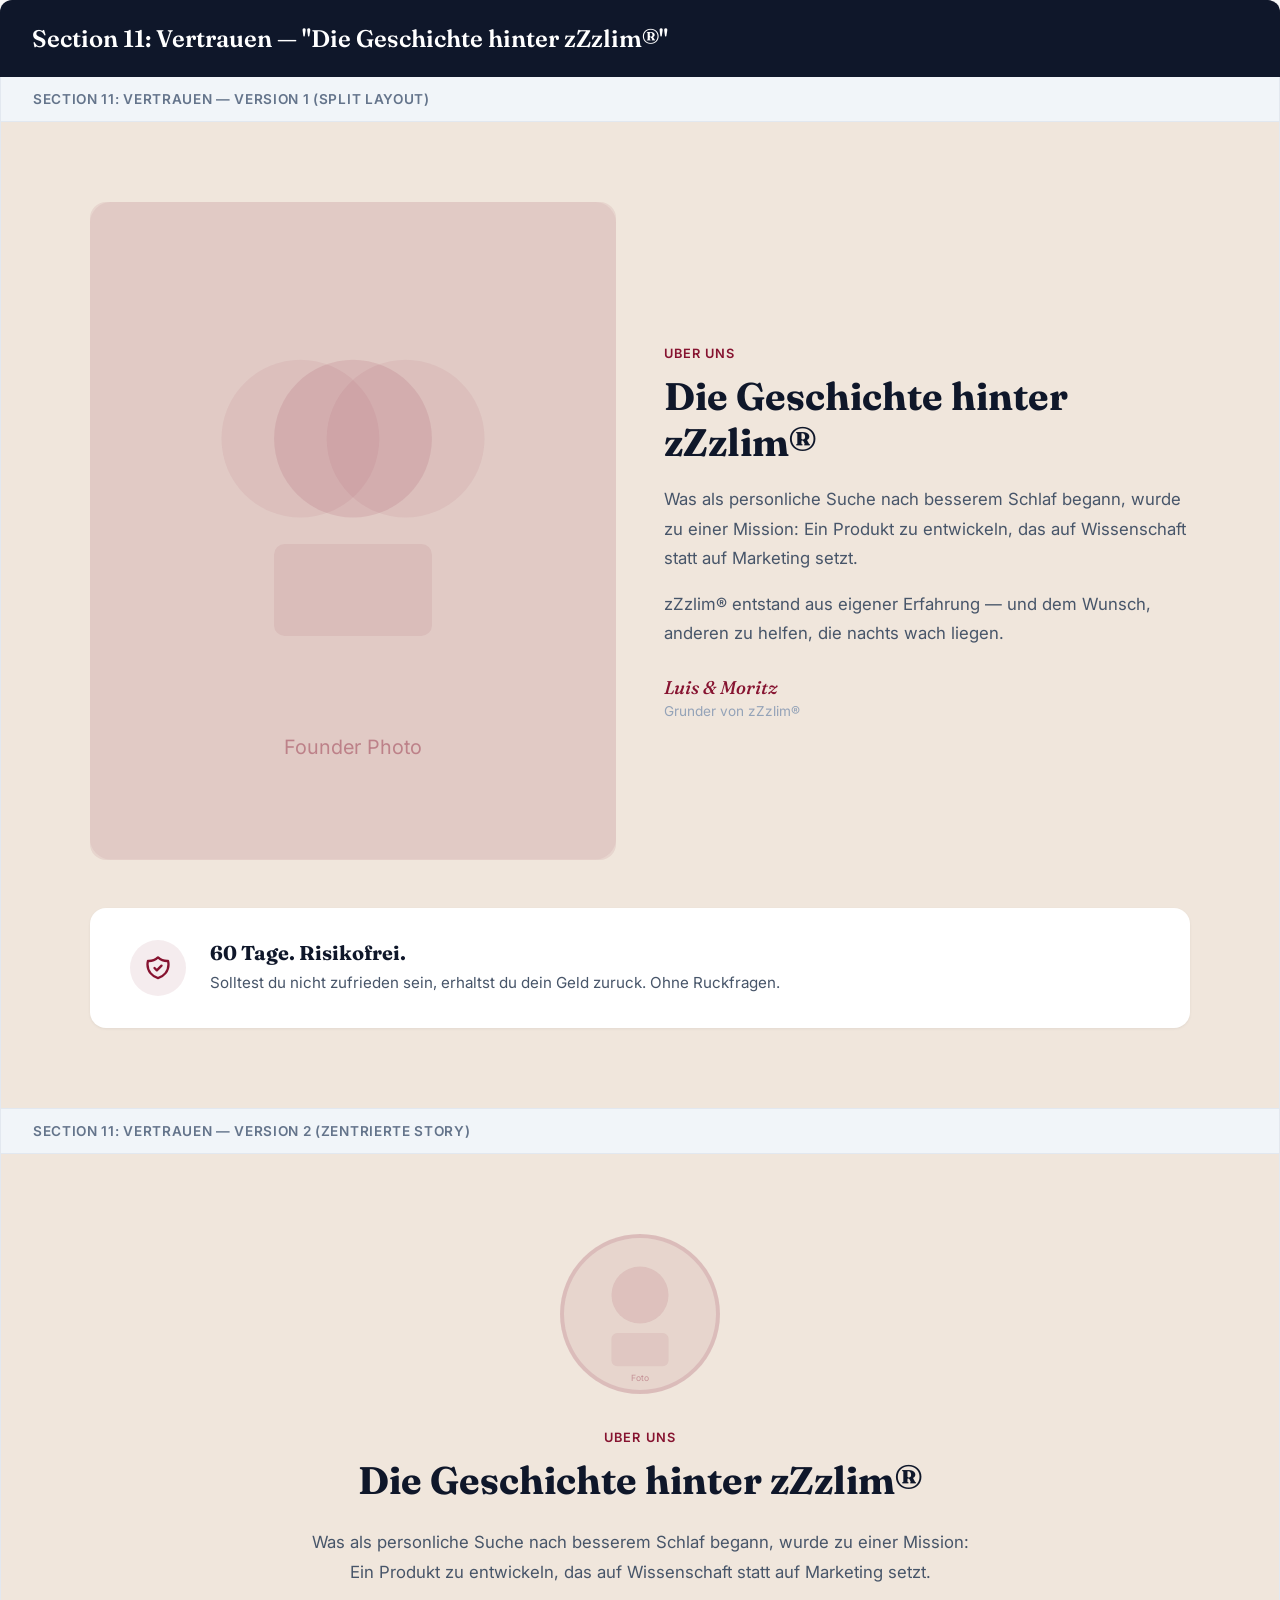
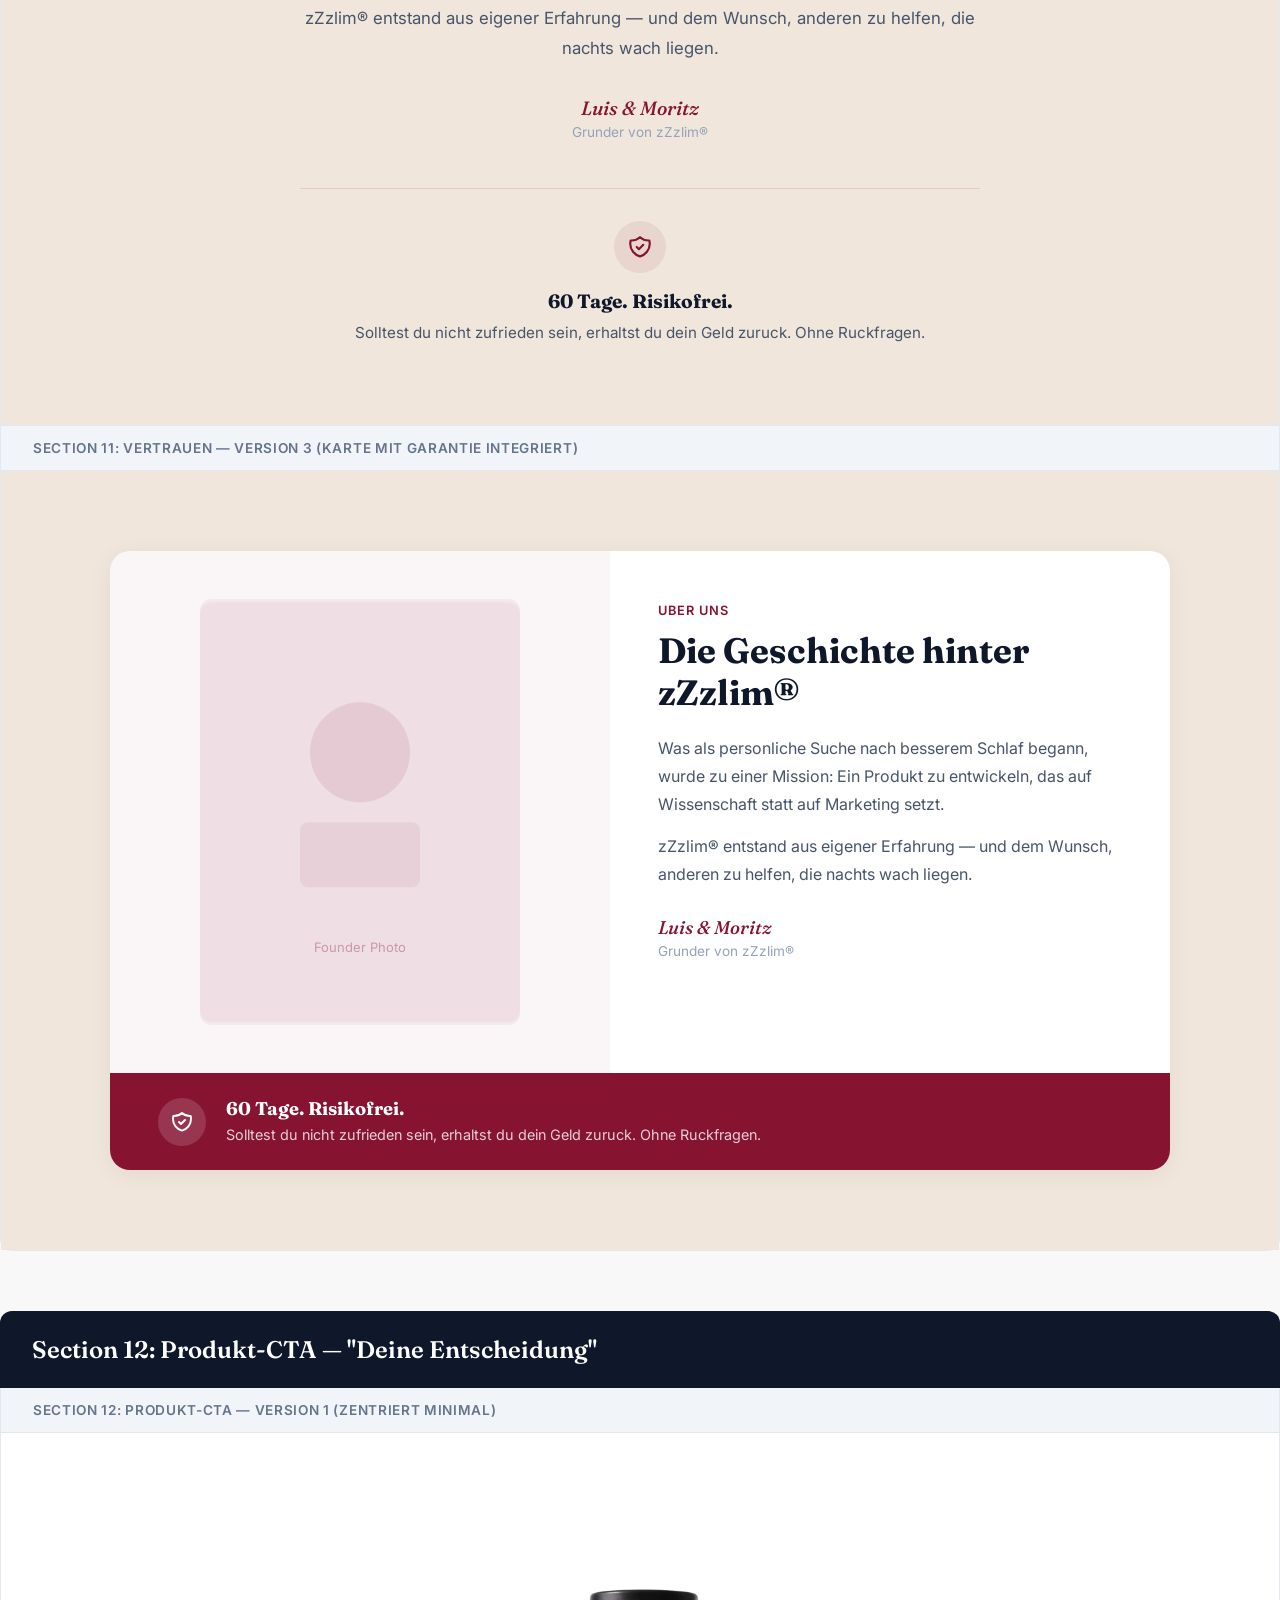
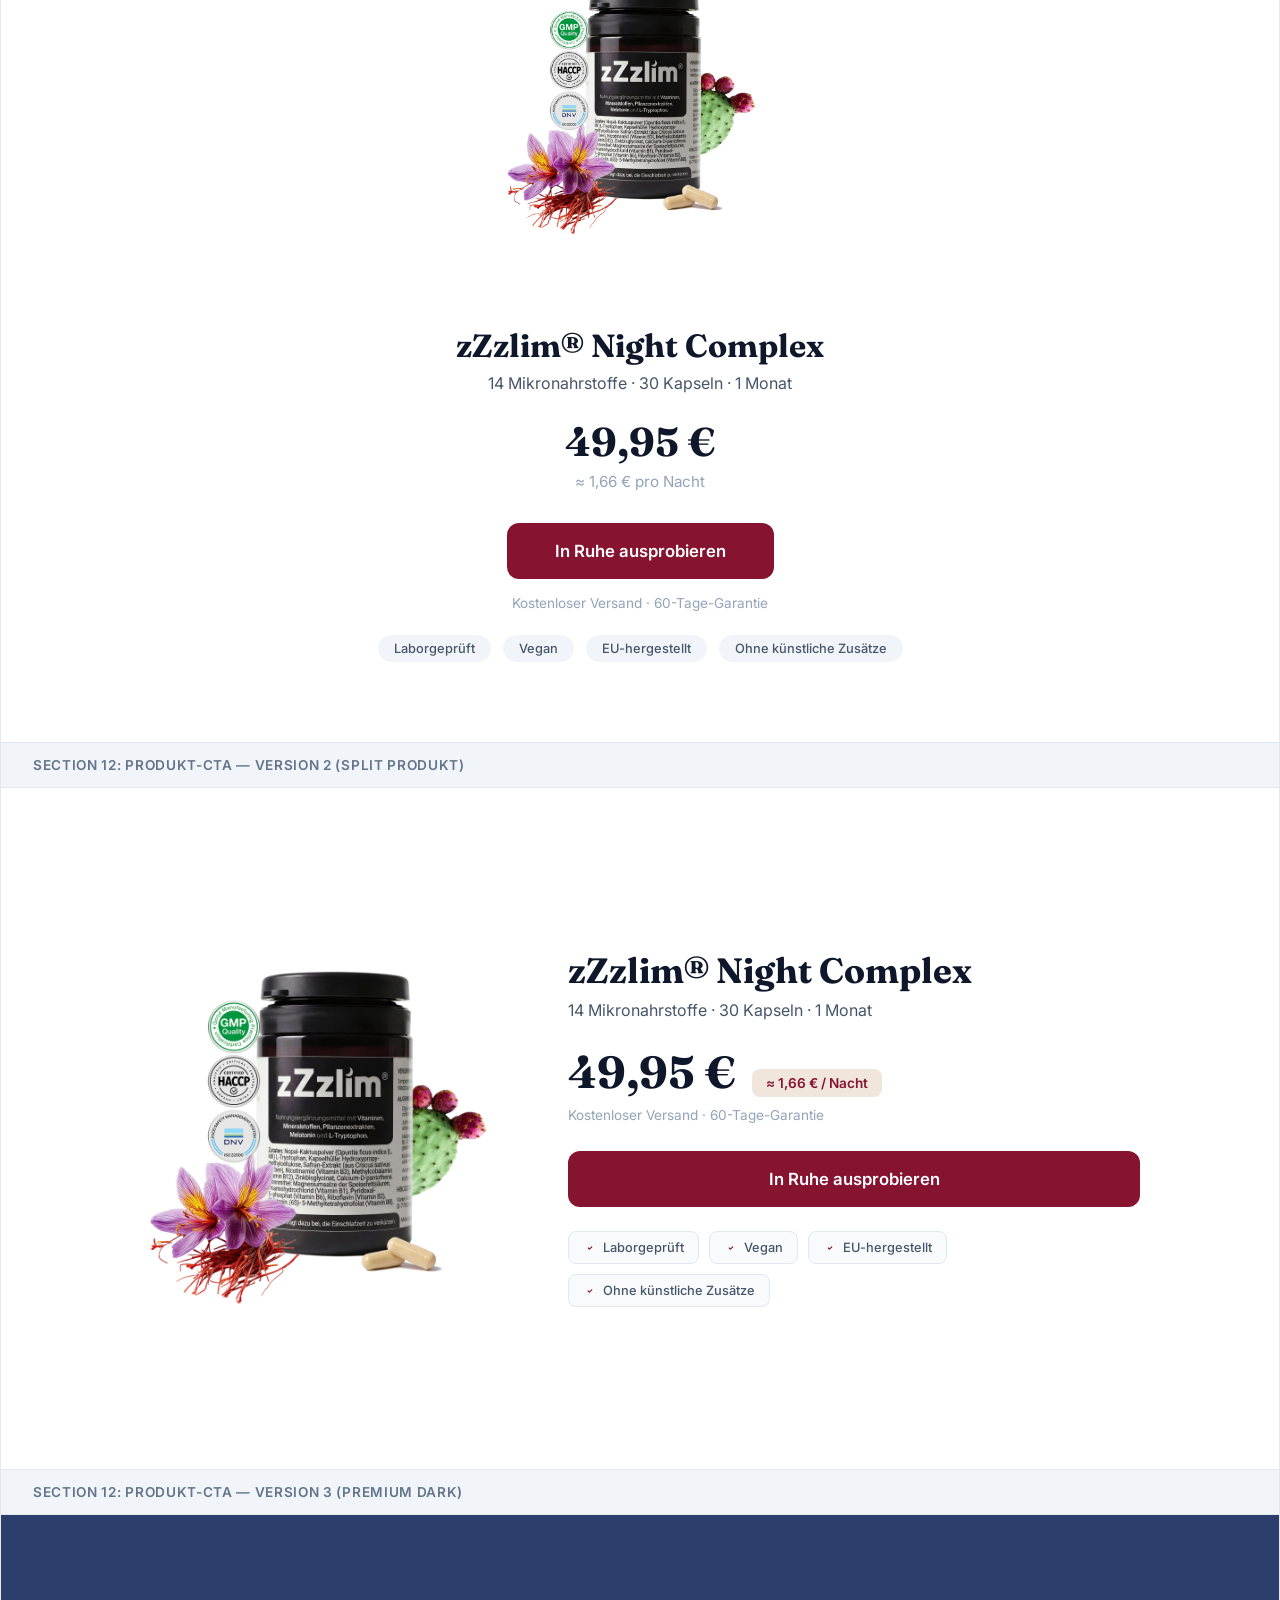
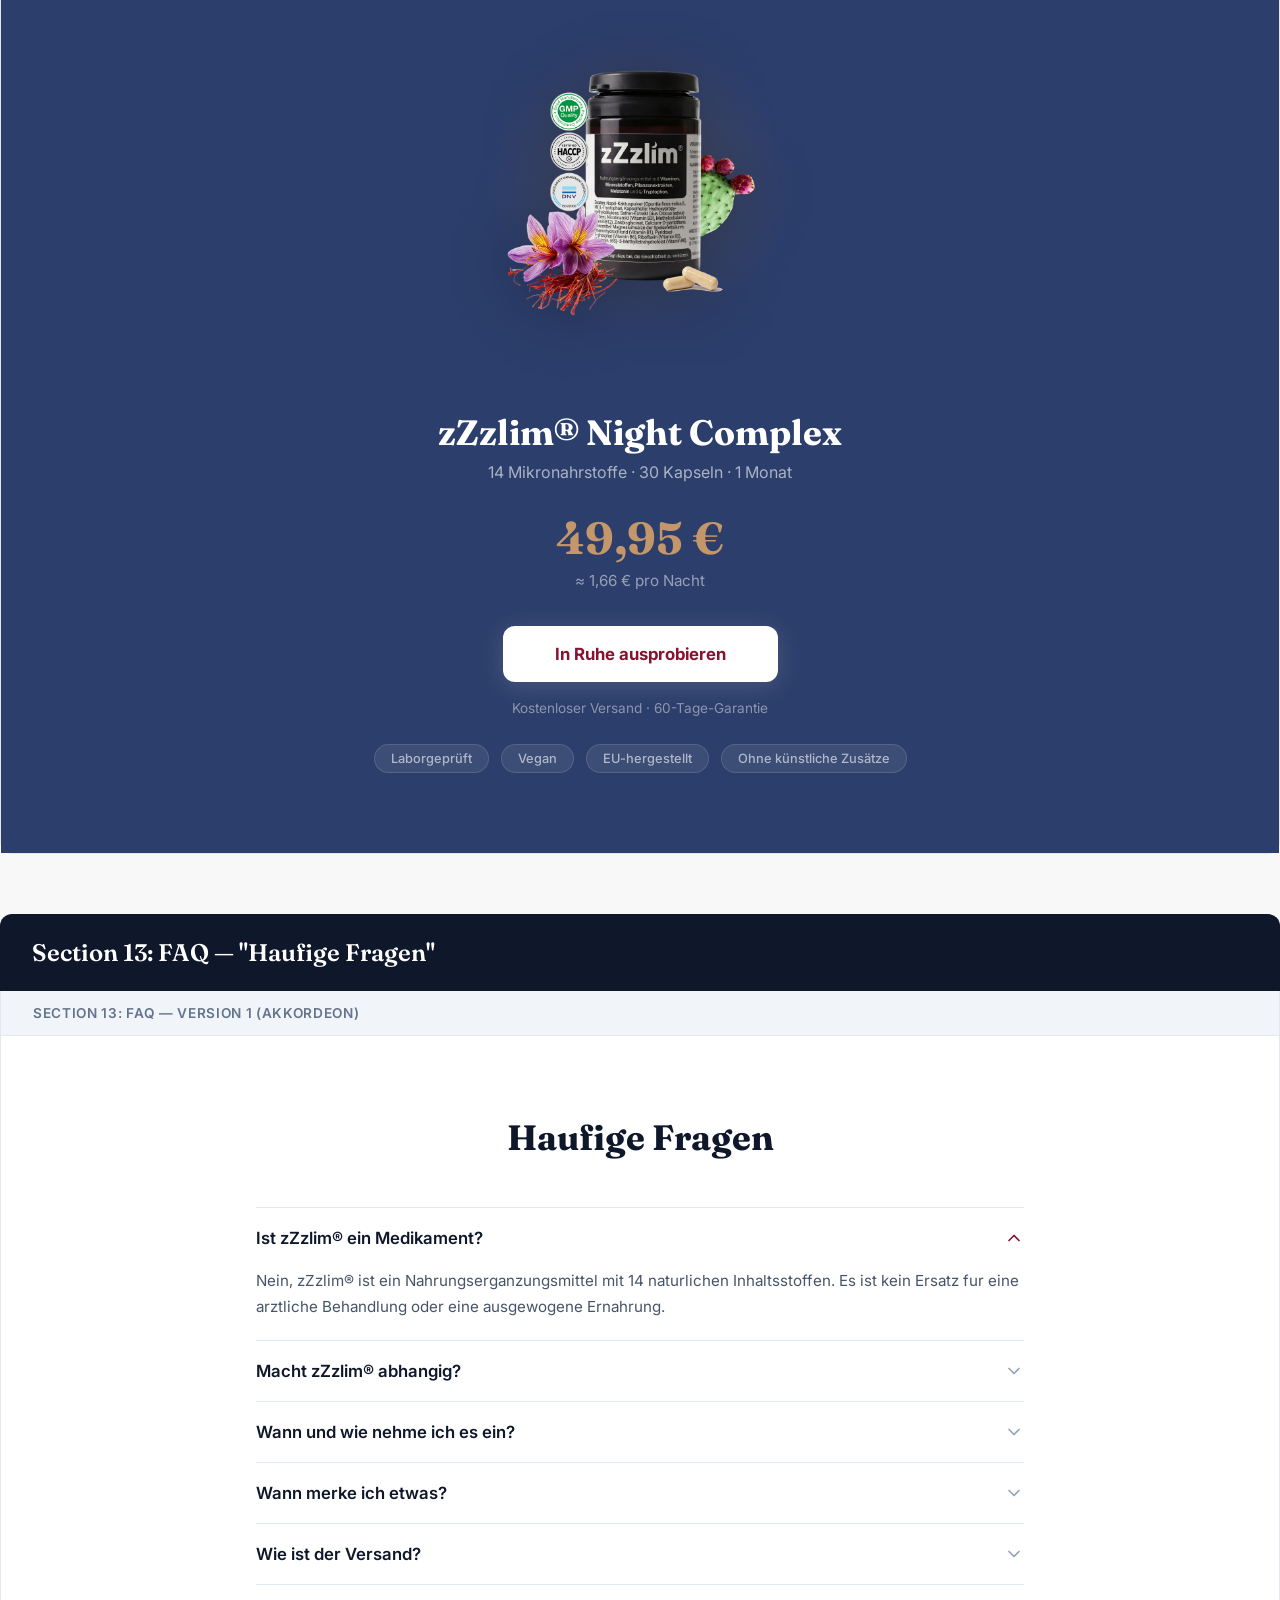
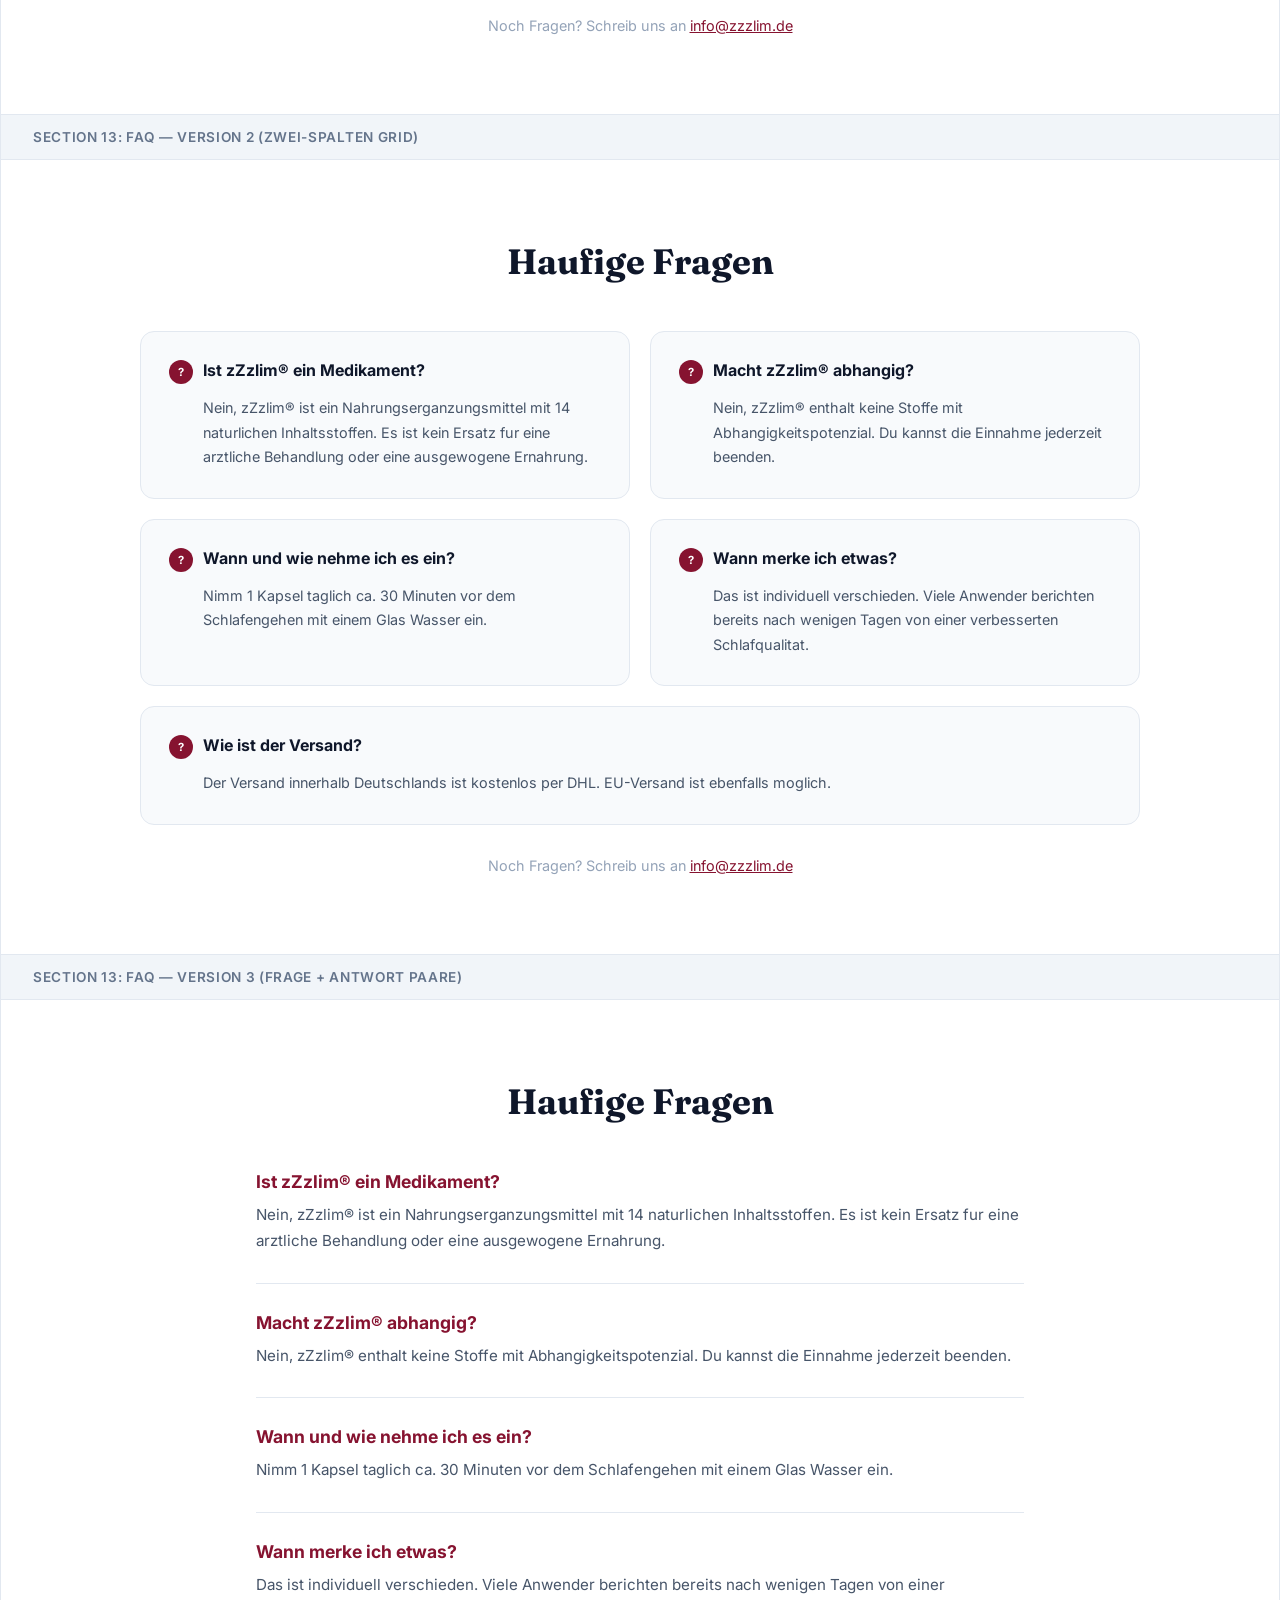
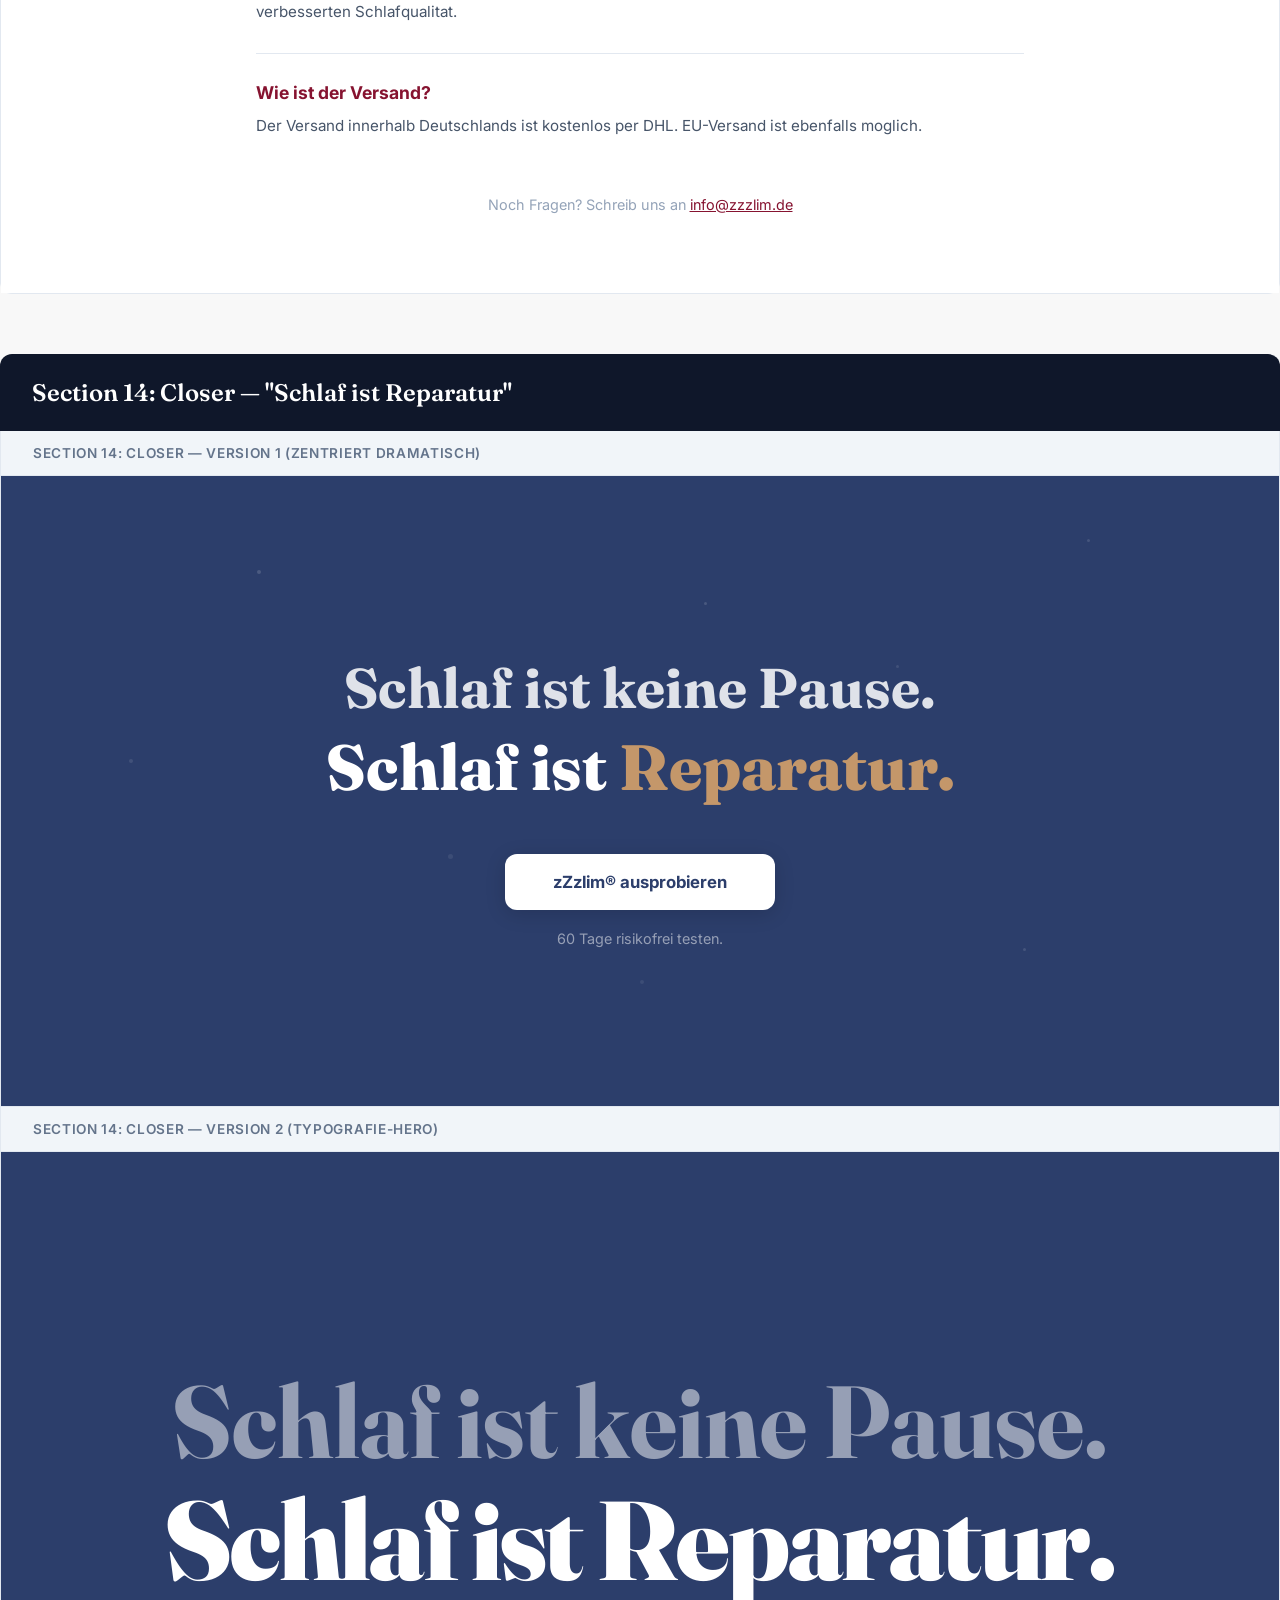
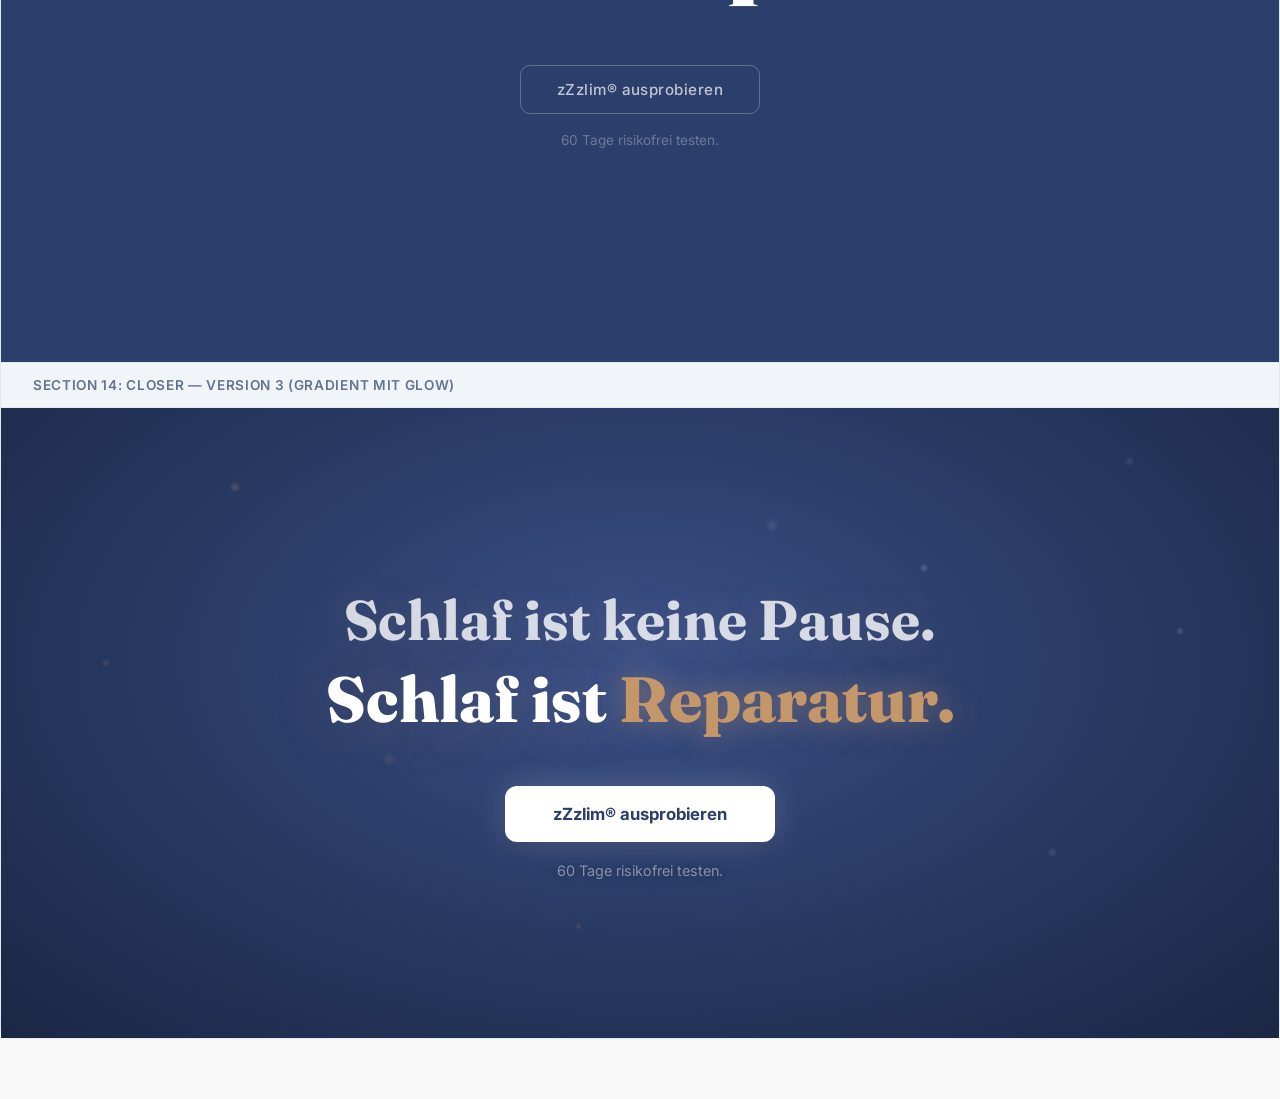
<file: variations-part3.html>
<!-- PART 3: Sections 11-14 -->
<!DOCTYPE html>
<html lang="de">
<head>
    <meta charset="utf-8" />
    <meta name="viewport" content="width=device-width, initial-scale=1.0" />
    <title>zZzlim® Erklaer — Variations Part 3 (Sections 11-14)</title>
    <link href="https://fonts.googleapis.com/css2?family=Fraunces:ital,opsz,wght@0,9..144,100..900;1,9..144,100..900&family=Inter:wght@400;500;600;700&display=swap" rel="stylesheet" />
    <style>
        *, *::before, *::after { box-sizing: border-box; margin: 0; padding: 0; }
        body { font-family: 'Inter', sans-serif; background: #f8f8f8; color: #0f172a; }
        .showcase-group { margin: 0 auto 60px; max-width: 1400px; }
        .showcase-header { background: #0f172a; color: #fff; padding: 24px 32px; border-radius: 12px 12px 0 0; }
        .showcase-header h2 { font-family: 'Fraunces', serif; font-size: 1.5rem; font-weight: 600; }
        .variation-block { border: 1px solid #e2e8f0; border-top: none; padding: 0; background: #fff; }
        .variation-block:last-child { border-radius: 0 0 12px 12px; }
        .variation-label {
            background: #f1f5f9; padding: 14px 32px; font-size: 0.85rem; font-weight: 600;
            color: #64748b; text-transform: uppercase; letter-spacing: 0.05em;
            border-bottom: 1px solid #e2e8f0;
        }
        img { max-width: 100%; height: auto; }
        a { text-decoration: none; }
    </style>
</head>
<body>

<!-- ════════════════════════════════════════════════════════════════════
     SECTION 11: Vertrauen — "Die Geschichte hinter zZzlim®"
     ════════════════════════════════════════════════════════════════════ -->
<div class="showcase-group" id="section-11">
    <div class="showcase-header"><h2>Section 11: Vertrauen — "Die Geschichte hinter zZzlim®"</h2></div>

    <!-- ── Version 1: Split Layout ── -->
    <div class="variation-block">
        <div class="variation-label">Section 11: Vertrauen — Version 1 (Split Layout)</div>
        <section style="background:#F0E6DC; padding:80px 24px; font-family:'Inter',sans-serif;">
            <div style="max-width:1100px; margin:0 auto;">
                <div style="display:flex; flex-wrap:wrap; gap:48px; align-items:center;">
                    <!-- Photo Left -->
                    <div style="flex:1 1 460px; min-width:300px;">
                        <div style="background:rgba(134,19,48,0.08); border-radius:16px; aspect-ratio:4/5; display:flex; align-items:center; justify-content:center; overflow:hidden;">
                            <svg viewBox="0 0 400 500" fill="none" xmlns="http://www.w3.org/2000/svg" style="width:100%; height:100%;">
                                <rect width="400" height="500" rx="16" fill="#861330" fill-opacity="0.06"/>
                                <circle cx="200" cy="180" r="60" fill="#861330" fill-opacity="0.1"/>
                                <rect x="140" y="260" width="120" height="70" rx="8" fill="#861330" fill-opacity="0.07"/>
                                <circle cx="160" cy="180" r="60" fill="#861330" fill-opacity="0.06"/>
                                <circle cx="240" cy="180" r="60" fill="#861330" fill-opacity="0.06"/>
                                <text x="200" y="420" text-anchor="middle" font-family="Inter, sans-serif" font-size="15" fill="#861330" fill-opacity="0.4">Founder Photo</text>
                            </svg>
                        </div>
                    </div>
                    <!-- Text Right -->
                    <div style="flex:1 1 460px; min-width:300px;">
                        <span style="display:inline-block; font-size:0.8rem; font-weight:600; text-transform:uppercase; letter-spacing:0.08em; color:#861330; margin-bottom:12px;">Uber uns</span>
                        <h2 style="font-family:'Fraunces',serif; font-size:2.4rem; font-weight:700; color:#0f172a; line-height:1.2; margin-bottom:20px;">Die Geschichte hinter zZzlim&reg;</h2>
                        <p style="font-size:1.05rem; line-height:1.75; color:#475569; margin-bottom:16px;">Was als personliche Suche nach besserem Schlaf begann, wurde zu einer Mission: Ein Produkt zu entwickeln, das auf Wissenschaft statt auf Marketing setzt.</p>
                        <p style="font-size:1.05rem; line-height:1.75; color:#475569; margin-bottom:28px;">zZzlim&reg; entstand aus eigener Erfahrung — und dem Wunsch, anderen zu helfen, die nachts wach liegen.</p>
                        <p style="font-family:'Fraunces',serif; font-style:italic; font-size:1.15rem; color:#861330; font-weight:500;">Luis &amp; Moritz</p>
                        <p style="font-size:0.85rem; color:#94a3b8; margin-top:4px;">Grunder von zZzlim&reg;</p>
                    </div>
                </div>
                <!-- Guarantee Block Below -->
                <div style="margin-top:48px; background:#fff; border-radius:16px; padding:32px 40px; display:flex; align-items:center; gap:24px; box-shadow:0 1px 3px rgba(0,0,0,0.06);">
                    <div style="flex-shrink:0; width:56px; height:56px; background:rgba(134,19,48,0.08); border-radius:50%; display:flex; align-items:center; justify-content:center;">
                        <svg width="28" height="28" fill="none" viewBox="0 0 24 24" stroke="#861330" stroke-width="2"><path stroke-linecap="round" stroke-linejoin="round" d="M9 12l2 2 4-4m5.618-4.016A11.955 11.955 0 0112 2.944a11.955 11.955 0 01-8.618 3.04A12.02 12.02 0 003 9c0 5.591 3.824 10.29 9 11.622 5.176-1.332 9-6.03 9-11.622 0-1.042-.133-2.052-.382-3.016z"/></svg>
                    </div>
                    <div>
                        <h3 style="font-family:'Fraunces',serif; font-size:1.25rem; font-weight:700; color:#0f172a; margin-bottom:6px;">60 Tage. Risikofrei.</h3>
                        <p style="font-size:0.95rem; color:#475569; line-height:1.6;">Solltest du nicht zufrieden sein, erhaltst du dein Geld zuruck. Ohne Ruckfragen.</p>
                    </div>
                </div>
            </div>
        </section>
    </div>

    <!-- ── Version 2: Zentrierte Story ── -->
    <div class="variation-block">
        <div class="variation-label">Section 11: Vertrauen — Version 2 (Zentrierte Story)</div>
        <section style="background:#F0E6DC; padding:80px 24px; font-family:'Inter',sans-serif;">
            <div style="max-width:680px; margin:0 auto; text-align:center;">
                <!-- Circular Photo -->
                <div style="width:160px; height:160px; border-radius:50%; background:rgba(134,19,48,0.08); margin:0 auto 32px; display:flex; align-items:center; justify-content:center; overflow:hidden; border:4px solid rgba(134,19,48,0.12);">
                    <svg viewBox="0 0 160 160" fill="none" xmlns="http://www.w3.org/2000/svg" style="width:100%; height:100%;">
                        <circle cx="80" cy="60" r="30" fill="#861330" fill-opacity="0.1"/>
                        <rect x="50" y="100" width="60" height="35" rx="6" fill="#861330" fill-opacity="0.07"/>
                        <text x="80" y="150" text-anchor="middle" font-family="Inter, sans-serif" font-size="9" fill="#861330" fill-opacity="0.35">Foto</text>
                    </svg>
                </div>
                <span style="display:inline-block; font-size:0.8rem; font-weight:600; text-transform:uppercase; letter-spacing:0.08em; color:#861330; margin-bottom:12px;">Uber uns</span>
                <h2 style="font-family:'Fraunces',serif; font-size:2.4rem; font-weight:700; color:#0f172a; line-height:1.2; margin-bottom:24px;">Die Geschichte hinter zZzlim&reg;</h2>
                <p style="font-size:1.05rem; line-height:1.8; color:#475569; margin-bottom:16px;">Was als personliche Suche nach besserem Schlaf begann, wurde zu einer Mission: Ein Produkt zu entwickeln, das auf Wissenschaft statt auf Marketing setzt.</p>
                <p style="font-size:1.05rem; line-height:1.8; color:#475569; margin-bottom:32px;">zZzlim&reg; entstand aus eigener Erfahrung — und dem Wunsch, anderen zu helfen, die nachts wach liegen.</p>
                <p style="font-family:'Fraunces',serif; font-style:italic; font-size:1.2rem; color:#861330; font-weight:500; margin-bottom:4px;">Luis &amp; Moritz</p>
                <p style="font-size:0.85rem; color:#94a3b8; margin-bottom:48px;">Grunder von zZzlim&reg;</p>
                <!-- Guarantee -->
                <div style="border-top:1px solid rgba(134,19,48,0.12); padding-top:32px;">
                    <div style="width:52px; height:52px; background:rgba(134,19,48,0.08); border-radius:50%; display:flex; align-items:center; justify-content:center; margin:0 auto 16px;">
                        <svg width="26" height="26" fill="none" viewBox="0 0 24 24" stroke="#861330" stroke-width="2"><path stroke-linecap="round" stroke-linejoin="round" d="M9 12l2 2 4-4m5.618-4.016A11.955 11.955 0 0112 2.944a11.955 11.955 0 01-8.618 3.04A12.02 12.02 0 003 9c0 5.591 3.824 10.29 9 11.622 5.176-1.332 9-6.03 9-11.622 0-1.042-.133-2.052-.382-3.016z"/></svg>
                    </div>
                    <h3 style="font-family:'Fraunces',serif; font-size:1.2rem; font-weight:700; color:#0f172a; margin-bottom:8px;">60 Tage. Risikofrei.</h3>
                    <p style="font-size:0.95rem; color:#475569; line-height:1.6;">Solltest du nicht zufrieden sein, erhaltst du dein Geld zuruck. Ohne Ruckfragen.</p>
                </div>
            </div>
        </section>
    </div>

    <!-- ── Version 3: Karte mit Garantie integriert ── -->
    <div class="variation-block">
        <div class="variation-label">Section 11: Vertrauen — Version 3 (Karte mit Garantie integriert)</div>
        <section style="background:#F0E6DC; padding:80px 24px; font-family:'Inter',sans-serif;">
            <div style="max-width:1060px; margin:0 auto;">
                <div style="background:#fff; border-radius:20px; overflow:hidden; box-shadow:0 4px 24px rgba(0,0,0,0.06);">
                    <!-- Card Content -->
                    <div style="display:flex; flex-wrap:wrap;">
                        <!-- Photo Side -->
                        <div style="flex:1 1 380px; min-width:280px; background:rgba(134,19,48,0.04); display:flex; align-items:center; justify-content:center; padding:48px;">
                            <div style="width:100%; max-width:320px; aspect-ratio:3/4; background:rgba(134,19,48,0.06); border-radius:12px; display:flex; align-items:center; justify-content:center;">
                                <svg viewBox="0 0 320 420" fill="none" xmlns="http://www.w3.org/2000/svg" style="width:100%; height:100%;">
                                    <rect width="320" height="420" rx="12" fill="#861330" fill-opacity="0.04"/>
                                    <circle cx="160" cy="150" r="50" fill="#861330" fill-opacity="0.1"/>
                                    <rect x="100" y="220" width="120" height="65" rx="8" fill="#861330" fill-opacity="0.07"/>
                                    <text x="160" y="350" text-anchor="middle" font-family="Inter, sans-serif" font-size="13" fill="#861330" fill-opacity="0.35">Founder Photo</text>
                                </svg>
                            </div>
                        </div>
                        <!-- Text Side -->
                        <div style="flex:1 1 440px; min-width:300px; padding:48px 48px 40px;">
                            <span style="display:inline-block; font-size:0.8rem; font-weight:600; text-transform:uppercase; letter-spacing:0.08em; color:#861330; margin-bottom:12px;">Uber uns</span>
                            <h2 style="font-family:'Fraunces',serif; font-size:2.2rem; font-weight:700; color:#0f172a; line-height:1.2; margin-bottom:20px;">Die Geschichte hinter zZzlim&reg;</h2>
                            <p style="font-size:1rem; line-height:1.75; color:#475569; margin-bottom:14px;">Was als personliche Suche nach besserem Schlaf begann, wurde zu einer Mission: Ein Produkt zu entwickeln, das auf Wissenschaft statt auf Marketing setzt.</p>
                            <p style="font-size:1rem; line-height:1.75; color:#475569; margin-bottom:28px;">zZzlim&reg; entstand aus eigener Erfahrung — und dem Wunsch, anderen zu helfen, die nachts wach liegen.</p>
                            <p style="font-family:'Fraunces',serif; font-style:italic; font-size:1.15rem; color:#861330; font-weight:500;">Luis &amp; Moritz</p>
                            <p style="font-size:0.85rem; color:#94a3b8; margin-top:4px;">Grunder von zZzlim&reg;</p>
                        </div>
                    </div>
                    <!-- Guarantee Banner at bottom of card -->
                    <div style="background:#861330; padding:24px 48px; display:flex; align-items:center; gap:20px; flex-wrap:wrap;">
                        <div style="flex-shrink:0; width:48px; height:48px; background:rgba(255,255,255,0.15); border-radius:50%; display:flex; align-items:center; justify-content:center;">
                            <svg width="24" height="24" fill="none" viewBox="0 0 24 24" stroke="#fff" stroke-width="2"><path stroke-linecap="round" stroke-linejoin="round" d="M9 12l2 2 4-4m5.618-4.016A11.955 11.955 0 0112 2.944a11.955 11.955 0 01-8.618 3.04A12.02 12.02 0 003 9c0 5.591 3.824 10.29 9 11.622 5.176-1.332 9-6.03 9-11.622 0-1.042-.133-2.052-.382-3.016z"/></svg>
                        </div>
                        <div>
                            <h3 style="font-family:'Fraunces',serif; font-size:1.15rem; font-weight:700; color:#fff; margin-bottom:4px;">60 Tage. Risikofrei.</h3>
                            <p style="font-size:0.9rem; color:rgba(255,255,255,0.8); line-height:1.5;">Solltest du nicht zufrieden sein, erhaltst du dein Geld zuruck. Ohne Ruckfragen.</p>
                        </div>
                    </div>
                </div>
            </div>
        </section>
    </div>
</div>


<!-- ════════════════════════════════════════════════════════════════════
     SECTION 12: Produkt-CTA — "Deine Entscheidung"
     ════════════════════════════════════════════════════════════════════ -->
<div class="showcase-group" id="section-12">
    <div class="showcase-header"><h2>Section 12: Produkt-CTA — "Deine Entscheidung"</h2></div>

    <!-- ── Version 1: Zentriert Minimal ── -->
    <div class="variation-block">
        <div class="variation-label">Section 12: Produkt-CTA — Version 1 (Zentriert Minimal)</div>
        <section style="background:#fff; padding:80px 24px; font-family:'Inter',sans-serif;">
            <div style="max-width:600px; margin:0 auto; text-align:center;">
                <!-- Product Image -->
                <div style="margin-bottom:32px;">
                    <img src="ProductPicZZLIM.png" alt="zZzlim® Night Complex" style="max-width:280px; height:auto; display:block; margin:0 auto;" />
                </div>
                <h2 style="font-family:'Fraunces',serif; font-size:2rem; font-weight:700; color:#0f172a; margin-bottom:8px;">zZzlim&reg; Night Complex</h2>
                <p style="font-size:1rem; color:#475569; margin-bottom:24px;">14 Mikronahrstoffe &middot; 30 Kapseln &middot; 1 Monat</p>
                <p style="font-family:'Fraunces',serif; font-size:2.5rem; font-weight:700; color:#0f172a; margin-bottom:6px;">49,95 &euro;</p>
                <p style="font-size:0.95rem; color:#94a3b8; margin-bottom:32px;">&asymp; 1,66 &euro; pro Nacht</p>
                <a href="https://zzzlim.de/products/zzzlim%C2%AE-monatskur-30-kapseln" style="display:inline-block; background:#861330; color:#fff; padding:18px 48px; border-radius:12px; font-size:1.05rem; font-weight:600; text-decoration:none; transition:background 0.2s;">In Ruhe ausprobieren</a>
                <p style="font-size:0.85rem; color:#94a3b8; margin-top:16px;">Kostenloser Versand &middot; 60-Tage-Garantie</p>
                <!-- Trust Badges -->
                <div style="display:flex; flex-wrap:wrap; justify-content:center; gap:12px; margin-top:24px;">
                    <span style="display:inline-block; padding:6px 16px; background:#f1f5f9; border-radius:100px; font-size:0.8rem; font-weight:500; color:#475569;">Laborgepr&uuml;ft</span>
                    <span style="display:inline-block; padding:6px 16px; background:#f1f5f9; border-radius:100px; font-size:0.8rem; font-weight:500; color:#475569;">Vegan</span>
                    <span style="display:inline-block; padding:6px 16px; background:#f1f5f9; border-radius:100px; font-size:0.8rem; font-weight:500; color:#475569;">EU-hergestellt</span>
                    <span style="display:inline-block; padding:6px 16px; background:#f1f5f9; border-radius:100px; font-size:0.8rem; font-weight:500; color:#475569;">Ohne k&uuml;nstliche Zus&auml;tze</span>
                </div>
            </div>
        </section>
    </div>

    <!-- ── Version 2: Split Produkt ── -->
    <div class="variation-block">
        <div class="variation-label">Section 12: Produkt-CTA — Version 2 (Split Produkt)</div>
        <section style="background:#fff; padding:80px 24px; font-family:'Inter',sans-serif;">
            <div style="max-width:1000px; margin:0 auto;">
                <div style="display:flex; flex-wrap:wrap; gap:48px; align-items:center;">
                    <!-- Image Left -->
                    <div style="flex:0 1 380px; min-width:260px; text-align:center;">
                        <img src="ProductPicZZLIM.png" alt="zZzlim® Night Complex" style="max-width:100%; height:auto;" />
                    </div>
                    <!-- Info Right -->
                    <div style="flex:1 1 420px; min-width:300px;">
                        <h2 style="font-family:'Fraunces',serif; font-size:2.2rem; font-weight:700; color:#0f172a; margin-bottom:8px;">zZzlim&reg; Night Complex</h2>
                        <p style="font-size:1rem; color:#475569; margin-bottom:24px;">14 Mikronahrstoffe &middot; 30 Kapseln &middot; 1 Monat</p>
                        <div style="display:flex; align-items:baseline; gap:16px; margin-bottom:8px;">
                            <span style="font-family:'Fraunces',serif; font-size:2.8rem; font-weight:700; color:#0f172a;">49,95 &euro;</span>
                            <span style="display:inline-block; background:#F0E6DC; color:#861330; padding:6px 14px; border-radius:8px; font-size:0.85rem; font-weight:600;">&asymp; 1,66 &euro; / Nacht</span>
                        </div>
                        <p style="font-size:0.85rem; color:#94a3b8; margin-bottom:28px;">Kostenloser Versand &middot; 60-Tage-Garantie</p>
                        <a href="https://zzzlim.de/products/zzzlim%C2%AE-monatskur-30-kapseln" style="display:block; background:#861330; color:#fff; padding:18px 32px; border-radius:12px; font-size:1.05rem; font-weight:600; text-align:center; text-decoration:none; transition:background 0.2s;">In Ruhe ausprobieren</a>
                        <!-- Trust Badges -->
                        <div style="display:flex; flex-wrap:wrap; gap:10px; margin-top:24px;">
                            <span style="display:inline-flex; align-items:center; gap:6px; padding:8px 14px; background:#f8fafc; border:1px solid #e2e8f0; border-radius:8px; font-size:0.8rem; font-weight:500; color:#475569;">
                                <svg width="14" height="14" fill="none" viewBox="0 0 24 24" stroke="#861330" stroke-width="2"><path stroke-linecap="round" stroke-linejoin="round" d="M9 12l2 2 4-4"/></svg>
                                Laborgepr&uuml;ft
                            </span>
                            <span style="display:inline-flex; align-items:center; gap:6px; padding:8px 14px; background:#f8fafc; border:1px solid #e2e8f0; border-radius:8px; font-size:0.8rem; font-weight:500; color:#475569;">
                                <svg width="14" height="14" fill="none" viewBox="0 0 24 24" stroke="#861330" stroke-width="2"><path stroke-linecap="round" stroke-linejoin="round" d="M9 12l2 2 4-4"/></svg>
                                Vegan
                            </span>
                            <span style="display:inline-flex; align-items:center; gap:6px; padding:8px 14px; background:#f8fafc; border:1px solid #e2e8f0; border-radius:8px; font-size:0.8rem; font-weight:500; color:#475569;">
                                <svg width="14" height="14" fill="none" viewBox="0 0 24 24" stroke="#861330" stroke-width="2"><path stroke-linecap="round" stroke-linejoin="round" d="M9 12l2 2 4-4"/></svg>
                                EU-hergestellt
                            </span>
                            <span style="display:inline-flex; align-items:center; gap:6px; padding:8px 14px; background:#f8fafc; border:1px solid #e2e8f0; border-radius:8px; font-size:0.8rem; font-weight:500; color:#475569;">
                                <svg width="14" height="14" fill="none" viewBox="0 0 24 24" stroke="#861330" stroke-width="2"><path stroke-linecap="round" stroke-linejoin="round" d="M9 12l2 2 4-4"/></svg>
                                Ohne k&uuml;nstliche Zus&auml;tze
                            </span>
                        </div>
                    </div>
                </div>
            </div>
        </section>
    </div>

    <!-- ── Version 3: Premium Dark ── -->
    <div class="variation-block">
        <div class="variation-label">Section 12: Produkt-CTA — Version 3 (Premium Dark)</div>
        <section style="background:#2C3E6B; padding:80px 24px; font-family:'Inter',sans-serif; position:relative; overflow:hidden;">
            <div style="max-width:650px; margin:0 auto; text-align:center; position:relative; z-index:1;">
                <!-- Product Image with Glow -->
                <div style="margin-bottom:36px; position:relative;">
                    <div style="position:absolute; top:50%; left:50%; transform:translate(-50%,-50%); width:300px; height:300px; background:radial-gradient(circle, rgba(196,151,106,0.25) 0%, transparent 70%); border-radius:50%; pointer-events:none;"></div>
                    <img src="ProductPicZZLIM.png" alt="zZzlim® Night Complex" style="max-width:280px; height:auto; display:block; margin:0 auto; position:relative; z-index:1; filter:drop-shadow(0 8px 32px rgba(0,0,0,0.3));" />
                </div>
                <h2 style="font-family:'Fraunces',serif; font-size:2.2rem; font-weight:700; color:#fff; margin-bottom:8px;">zZzlim&reg; Night Complex</h2>
                <p style="font-size:1rem; color:rgba(255,255,255,0.6); margin-bottom:28px;">14 Mikronahrstoffe &middot; 30 Kapseln &middot; 1 Monat</p>
                <p style="font-family:'Fraunces',serif; font-size:2.8rem; font-weight:700; color:#C4976A; margin-bottom:6px;">49,95 &euro;</p>
                <p style="font-size:0.95rem; color:rgba(255,255,255,0.5); margin-bottom:36px;">&asymp; 1,66 &euro; pro Nacht</p>
                <a href="https://zzzlim.de/products/zzzlim%C2%AE-monatskur-30-kapseln" style="display:inline-block; background:#fff; color:#861330; padding:18px 52px; border-radius:12px; font-size:1.05rem; font-weight:700; text-decoration:none; box-shadow:0 4px 24px rgba(255,255,255,0.15); transition:transform 0.2s, box-shadow 0.2s;">In Ruhe ausprobieren</a>
                <p style="font-size:0.85rem; color:rgba(255,255,255,0.45); margin-top:18px;">Kostenloser Versand &middot; 60-Tage-Garantie</p>
                <!-- Trust Badges -->
                <div style="display:flex; flex-wrap:wrap; justify-content:center; gap:12px; margin-top:28px;">
                    <span style="display:inline-block; padding:6px 16px; background:rgba(255,255,255,0.08); border:1px solid rgba(255,255,255,0.12); border-radius:100px; font-size:0.8rem; font-weight:500; color:rgba(255,255,255,0.6);">Laborgepr&uuml;ft</span>
                    <span style="display:inline-block; padding:6px 16px; background:rgba(255,255,255,0.08); border:1px solid rgba(255,255,255,0.12); border-radius:100px; font-size:0.8rem; font-weight:500; color:rgba(255,255,255,0.6);">Vegan</span>
                    <span style="display:inline-block; padding:6px 16px; background:rgba(255,255,255,0.08); border:1px solid rgba(255,255,255,0.12); border-radius:100px; font-size:0.8rem; font-weight:500; color:rgba(255,255,255,0.6);">EU-hergestellt</span>
                    <span style="display:inline-block; padding:6px 16px; background:rgba(255,255,255,0.08); border:1px solid rgba(255,255,255,0.12); border-radius:100px; font-size:0.8rem; font-weight:500; color:rgba(255,255,255,0.6);">Ohne k&uuml;nstliche Zus&auml;tze</span>
                </div>
            </div>
        </section>
    </div>
</div>


<!-- ════════════════════════════════════════════════════════════════════
     SECTION 13: FAQ — "Haufige Fragen"
     ════════════════════════════════════════════════════════════════════ -->
<div class="showcase-group" id="section-13">
    <div class="showcase-header"><h2>Section 13: FAQ — "Haufige Fragen"</h2></div>

    <!-- ── Version 1: Akkordeon ── -->
    <div class="variation-block">
        <div class="variation-label">Section 13: FAQ — Version 1 (Akkordeon)</div>
        <section style="background:#fff; padding:80px 24px; font-family:'Inter',sans-serif;">
            <div style="max-width:48rem; margin:0 auto;">
                <h2 style="font-family:'Fraunces',serif; font-size:2.2rem; font-weight:700; color:#0f172a; text-align:center; margin-bottom:48px;">Haufige Fragen</h2>
                <!-- FAQ Items -->
                <div style="border-top:1px solid #e2e8f0;">
                    <!-- Item 1 - Open state demo -->
                    <div style="border-bottom:1px solid #e2e8f0;">
                        <button style="width:100%; display:flex; align-items:center; justify-content:space-between; padding:20px 0; background:none; border:none; cursor:pointer; font-family:'Inter',sans-serif; font-size:1.05rem; font-weight:600; color:#0f172a; text-align:left;">
                            Ist zZzlim&reg; ein Medikament?
                            <svg width="20" height="20" viewBox="0 0 24 24" fill="none" stroke="#861330" stroke-width="2" stroke-linecap="round" stroke-linejoin="round" style="flex-shrink:0; margin-left:16px; transform:rotate(180deg); transition:transform 0.3s;"><path d="m6 9 6 6 6-6"/></svg>
                        </button>
                        <div style="padding:0 0 20px; font-size:0.95rem; color:#475569; line-height:1.7;">
                            Nein, zZzlim&reg; ist ein Nahrungserganzungsmittel mit 14 naturlichen Inhaltsstoffen. Es ist kein Ersatz fur eine arztliche Behandlung oder eine ausgewogene Ernahrung.
                        </div>
                    </div>
                    <!-- Item 2 -->
                    <div style="border-bottom:1px solid #e2e8f0;">
                        <button style="width:100%; display:flex; align-items:center; justify-content:space-between; padding:20px 0; background:none; border:none; cursor:pointer; font-family:'Inter',sans-serif; font-size:1.05rem; font-weight:600; color:#0f172a; text-align:left;">
                            Macht zZzlim&reg; abhangig?
                            <svg width="20" height="20" viewBox="0 0 24 24" fill="none" stroke="#94a3b8" stroke-width="2" stroke-linecap="round" stroke-linejoin="round" style="flex-shrink:0; margin-left:16px; transition:transform 0.3s;"><path d="m6 9 6 6 6-6"/></svg>
                        </button>
                    </div>
                    <!-- Item 3 -->
                    <div style="border-bottom:1px solid #e2e8f0;">
                        <button style="width:100%; display:flex; align-items:center; justify-content:space-between; padding:20px 0; background:none; border:none; cursor:pointer; font-family:'Inter',sans-serif; font-size:1.05rem; font-weight:600; color:#0f172a; text-align:left;">
                            Wann und wie nehme ich es ein?
                            <svg width="20" height="20" viewBox="0 0 24 24" fill="none" stroke="#94a3b8" stroke-width="2" stroke-linecap="round" stroke-linejoin="round" style="flex-shrink:0; margin-left:16px; transition:transform 0.3s;"><path d="m6 9 6 6 6-6"/></svg>
                        </button>
                    </div>
                    <!-- Item 4 -->
                    <div style="border-bottom:1px solid #e2e8f0;">
                        <button style="width:100%; display:flex; align-items:center; justify-content:space-between; padding:20px 0; background:none; border:none; cursor:pointer; font-family:'Inter',sans-serif; font-size:1.05rem; font-weight:600; color:#0f172a; text-align:left;">
                            Wann merke ich etwas?
                            <svg width="20" height="20" viewBox="0 0 24 24" fill="none" stroke="#94a3b8" stroke-width="2" stroke-linecap="round" stroke-linejoin="round" style="flex-shrink:0; margin-left:16px; transition:transform 0.3s;"><path d="m6 9 6 6 6-6"/></svg>
                        </button>
                    </div>
                    <!-- Item 5 -->
                    <div style="border-bottom:1px solid #e2e8f0;">
                        <button style="width:100%; display:flex; align-items:center; justify-content:space-between; padding:20px 0; background:none; border:none; cursor:pointer; font-family:'Inter',sans-serif; font-size:1.05rem; font-weight:600; color:#0f172a; text-align:left;">
                            Wie ist der Versand?
                            <svg width="20" height="20" viewBox="0 0 24 24" fill="none" stroke="#94a3b8" stroke-width="2" stroke-linecap="round" stroke-linejoin="round" style="flex-shrink:0; margin-left:16px; transition:transform 0.3s;"><path d="m6 9 6 6 6-6"/></svg>
                        </button>
                    </div>
                </div>
                <!-- Contact Hint -->
                <p style="text-align:center; font-size:0.9rem; color:#94a3b8; margin-top:32px;">Noch Fragen? Schreib uns an <a href="mailto:info@zzzlim.de" style="color:#861330; text-decoration:underline;">info@zzzlim.de</a></p>
            </div>
        </section>
    </div>

    <!-- ── Version 2: Zwei-Spalten Grid ── -->
    <div class="variation-block">
        <div class="variation-label">Section 13: FAQ — Version 2 (Zwei-Spalten Grid)</div>
        <section style="background:#fff; padding:80px 24px; font-family:'Inter',sans-serif;">
            <div style="max-width:1000px; margin:0 auto;">
                <h2 style="font-family:'Fraunces',serif; font-size:2.2rem; font-weight:700; color:#0f172a; text-align:center; margin-bottom:48px;">Haufige Fragen</h2>
                <div style="display:grid; grid-template-columns:repeat(2, 1fr); gap:20px;">
                    <!-- Card 1 -->
                    <div style="background:#f8fafc; border:1px solid #e2e8f0; border-radius:14px; padding:28px;">
                        <h3 style="font-family:'Inter',sans-serif; font-size:1rem; font-weight:700; color:#0f172a; margin-bottom:12px; display:flex; align-items:flex-start; gap:10px;">
                            <span style="flex-shrink:0; width:24px; height:24px; background:#861330; color:#fff; border-radius:50%; display:inline-flex; align-items:center; justify-content:center; font-size:0.7rem; font-weight:700;">?</span>
                            Ist zZzlim&reg; ein Medikament?
                        </h3>
                        <p style="font-size:0.9rem; color:#475569; line-height:1.7; padding-left:34px;">Nein, zZzlim&reg; ist ein Nahrungserganzungsmittel mit 14 naturlichen Inhaltsstoffen. Es ist kein Ersatz fur eine arztliche Behandlung oder eine ausgewogene Ernahrung.</p>
                    </div>
                    <!-- Card 2 -->
                    <div style="background:#f8fafc; border:1px solid #e2e8f0; border-radius:14px; padding:28px;">
                        <h3 style="font-family:'Inter',sans-serif; font-size:1rem; font-weight:700; color:#0f172a; margin-bottom:12px; display:flex; align-items:flex-start; gap:10px;">
                            <span style="flex-shrink:0; width:24px; height:24px; background:#861330; color:#fff; border-radius:50%; display:inline-flex; align-items:center; justify-content:center; font-size:0.7rem; font-weight:700;">?</span>
                            Macht zZzlim&reg; abhangig?
                        </h3>
                        <p style="font-size:0.9rem; color:#475569; line-height:1.7; padding-left:34px;">Nein, zZzlim&reg; enthalt keine Stoffe mit Abhangigkeitspotenzial. Du kannst die Einnahme jederzeit beenden.</p>
                    </div>
                    <!-- Card 3 -->
                    <div style="background:#f8fafc; border:1px solid #e2e8f0; border-radius:14px; padding:28px;">
                        <h3 style="font-family:'Inter',sans-serif; font-size:1rem; font-weight:700; color:#0f172a; margin-bottom:12px; display:flex; align-items:flex-start; gap:10px;">
                            <span style="flex-shrink:0; width:24px; height:24px; background:#861330; color:#fff; border-radius:50%; display:inline-flex; align-items:center; justify-content:center; font-size:0.7rem; font-weight:700;">?</span>
                            Wann und wie nehme ich es ein?
                        </h3>
                        <p style="font-size:0.9rem; color:#475569; line-height:1.7; padding-left:34px;">Nimm 1 Kapsel taglich ca. 30 Minuten vor dem Schlafengehen mit einem Glas Wasser ein.</p>
                    </div>
                    <!-- Card 4 -->
                    <div style="background:#f8fafc; border:1px solid #e2e8f0; border-radius:14px; padding:28px;">
                        <h3 style="font-family:'Inter',sans-serif; font-size:1rem; font-weight:700; color:#0f172a; margin-bottom:12px; display:flex; align-items:flex-start; gap:10px;">
                            <span style="flex-shrink:0; width:24px; height:24px; background:#861330; color:#fff; border-radius:50%; display:inline-flex; align-items:center; justify-content:center; font-size:0.7rem; font-weight:700;">?</span>
                            Wann merke ich etwas?
                        </h3>
                        <p style="font-size:0.9rem; color:#475569; line-height:1.7; padding-left:34px;">Das ist individuell verschieden. Viele Anwender berichten bereits nach wenigen Tagen von einer verbesserten Schlafqualitat.</p>
                    </div>
                    <!-- Card 5 - spans full width -->
                    <div style="background:#f8fafc; border:1px solid #e2e8f0; border-radius:14px; padding:28px; grid-column:1 / -1;">
                        <h3 style="font-family:'Inter',sans-serif; font-size:1rem; font-weight:700; color:#0f172a; margin-bottom:12px; display:flex; align-items:flex-start; gap:10px;">
                            <span style="flex-shrink:0; width:24px; height:24px; background:#861330; color:#fff; border-radius:50%; display:inline-flex; align-items:center; justify-content:center; font-size:0.7rem; font-weight:700;">?</span>
                            Wie ist der Versand?
                        </h3>
                        <p style="font-size:0.9rem; color:#475569; line-height:1.7; padding-left:34px;">Der Versand innerhalb Deutschlands ist kostenlos per DHL. EU-Versand ist ebenfalls moglich.</p>
                    </div>
                </div>
                <p style="text-align:center; font-size:0.9rem; color:#94a3b8; margin-top:32px;">Noch Fragen? Schreib uns an <a href="mailto:info@zzzlim.de" style="color:#861330; text-decoration:underline;">info@zzzlim.de</a></p>
            </div>
        </section>
    </div>

    <!-- ── Version 3: Frage + Antwort Paare ── -->
    <div class="variation-block">
        <div class="variation-label">Section 13: FAQ — Version 3 (Frage + Antwort Paare)</div>
        <section style="background:#fff; padding:80px 24px; font-family:'Inter',sans-serif;">
            <div style="max-width:48rem; margin:0 auto;">
                <h2 style="font-family:'Fraunces',serif; font-size:2.2rem; font-weight:700; color:#0f172a; text-align:center; margin-bottom:48px;">Haufige Fragen</h2>
                <!-- QA Pair 1 -->
                <div style="padding-bottom:28px; margin-bottom:28px; border-bottom:1px solid #e2e8f0;">
                    <h3 style="font-family:'Inter',sans-serif; font-size:1.1rem; font-weight:700; color:#861330; margin-bottom:10px;">Ist zZzlim&reg; ein Medikament?</h3>
                    <p style="font-size:0.95rem; color:#475569; line-height:1.75;">Nein, zZzlim&reg; ist ein Nahrungserganzungsmittel mit 14 naturlichen Inhaltsstoffen. Es ist kein Ersatz fur eine arztliche Behandlung oder eine ausgewogene Ernahrung.</p>
                </div>
                <!-- QA Pair 2 -->
                <div style="padding-bottom:28px; margin-bottom:28px; border-bottom:1px solid #e2e8f0;">
                    <h3 style="font-family:'Inter',sans-serif; font-size:1.1rem; font-weight:700; color:#861330; margin-bottom:10px;">Macht zZzlim&reg; abhangig?</h3>
                    <p style="font-size:0.95rem; color:#475569; line-height:1.75;">Nein, zZzlim&reg; enthalt keine Stoffe mit Abhangigkeitspotenzial. Du kannst die Einnahme jederzeit beenden.</p>
                </div>
                <!-- QA Pair 3 -->
                <div style="padding-bottom:28px; margin-bottom:28px; border-bottom:1px solid #e2e8f0;">
                    <h3 style="font-family:'Inter',sans-serif; font-size:1.1rem; font-weight:700; color:#861330; margin-bottom:10px;">Wann und wie nehme ich es ein?</h3>
                    <p style="font-size:0.95rem; color:#475569; line-height:1.75;">Nimm 1 Kapsel taglich ca. 30 Minuten vor dem Schlafengehen mit einem Glas Wasser ein.</p>
                </div>
                <!-- QA Pair 4 -->
                <div style="padding-bottom:28px; margin-bottom:28px; border-bottom:1px solid #e2e8f0;">
                    <h3 style="font-family:'Inter',sans-serif; font-size:1.1rem; font-weight:700; color:#861330; margin-bottom:10px;">Wann merke ich etwas?</h3>
                    <p style="font-size:0.95rem; color:#475569; line-height:1.75;">Das ist individuell verschieden. Viele Anwender berichten bereits nach wenigen Tagen von einer verbesserten Schlafqualitat.</p>
                </div>
                <!-- QA Pair 5 -->
                <div style="padding-bottom:28px; margin-bottom:28px;">
                    <h3 style="font-family:'Inter',sans-serif; font-size:1.1rem; font-weight:700; color:#861330; margin-bottom:10px;">Wie ist der Versand?</h3>
                    <p style="font-size:0.95rem; color:#475569; line-height:1.75;">Der Versand innerhalb Deutschlands ist kostenlos per DHL. EU-Versand ist ebenfalls moglich.</p>
                </div>
                <p style="text-align:center; font-size:0.9rem; color:#94a3b8; margin-top:16px;">Noch Fragen? Schreib uns an <a href="mailto:info@zzzlim.de" style="color:#861330; text-decoration:underline;">info@zzzlim.de</a></p>
            </div>
        </section>
    </div>
</div>


<!-- ════════════════════════════════════════════════════════════════════
     SECTION 14: Closer — "Schlaf ist Reparatur"
     ════════════════════════════════════════════════════════════════════ -->
<div class="showcase-group" id="section-14">
    <div class="showcase-header"><h2>Section 14: Closer — "Schlaf ist Reparatur"</h2></div>

    <!-- ── Version 1: Zentriert Dramatisch ── -->
    <div class="variation-block">
        <div class="variation-label">Section 14: Closer — Version 1 (Zentriert Dramatisch)</div>
        <section style="background:#2C3E6B; padding:100px 24px 80px; font-family:'Inter',sans-serif; position:relative; overflow:hidden; min-height:70vh; display:flex; align-items:center; justify-content:center;">
            <!-- Subtle floating particles -->
            <div style="position:absolute; inset:0; pointer-events:none; overflow:hidden;">
                <div style="position:absolute; width:4px; height:4px; background:rgba(255,255,255,0.15); border-radius:50%; top:15%; left:20%; animation:none;"></div>
                <div style="position:absolute; width:3px; height:3px; background:rgba(255,255,255,0.1); border-radius:50%; top:30%; left:70%;"></div>
                <div style="position:absolute; width:5px; height:5px; background:rgba(255,255,255,0.08); border-radius:50%; top:60%; left:35%;"></div>
                <div style="position:absolute; width:3px; height:3px; background:rgba(255,255,255,0.12); border-radius:50%; top:75%; left:80%;"></div>
                <div style="position:absolute; width:4px; height:4px; background:rgba(255,255,255,0.1); border-radius:50%; top:45%; left:10%;"></div>
                <div style="position:absolute; width:3px; height:3px; background:rgba(255,255,255,0.14); border-radius:50%; top:20%; left:55%;"></div>
                <div style="position:absolute; width:4px; height:4px; background:rgba(255,255,255,0.08); border-radius:50%; top:80%; left:50%;"></div>
                <div style="position:absolute; width:3px; height:3px; background:rgba(255,255,255,0.12); border-radius:50%; top:10%; left:85%;"></div>
            </div>
            <div style="text-align:center; position:relative; z-index:1;">
                <h2 style="font-family:'Fraunces',serif; font-size:3.5rem; font-weight:700; color:rgba(255,255,255,0.85); line-height:1.2; margin-bottom:8px;">Schlaf ist keine Pause.</h2>
                <h2 style="font-family:'Fraunces',serif; font-size:4rem; font-weight:800; color:#fff; line-height:1.2; margin-bottom:48px;">Schlaf ist <span style="color:#C4976A;">Reparatur.</span></h2>
                <a href="https://zzzlim.de/products/zzzlim%C2%AE-monatskur-30-kapseln" style="display:inline-block; background:#fff; color:#2C3E6B; padding:18px 48px; border-radius:12px; font-size:1.05rem; font-weight:700; text-decoration:none; box-shadow:0 4px 20px rgba(0,0,0,0.15); transition:transform 0.2s;">zZzlim&reg; ausprobieren</a>
                <p style="font-size:0.9rem; color:rgba(255,255,255,0.5); margin-top:20px;">60 Tage risikofrei testen.</p>
            </div>
        </section>
    </div>

    <!-- ── Version 2: Typografie-Hero ── -->
    <div class="variation-block">
        <div class="variation-label">Section 14: Closer — Version 2 (Typografie-Hero)</div>
        <section style="background:#2C3E6B; padding:80px 24px; font-family:'Inter',sans-serif; min-height:90vh; display:flex; align-items:center; justify-content:center;">
            <div style="text-align:center; max-width:1200px; margin:0 auto;">
                <h2 style="font-family:'Fraunces',serif; font-size:clamp(3rem, 8vw, 6.5rem); font-weight:700; color:rgba(255,255,255,0.5); line-height:1.1; margin-bottom:0;">Schlaf ist keine Pause.</h2>
                <h2 style="font-family:'Fraunces',serif; font-size:clamp(3.5rem, 9vw, 7rem); font-weight:900; color:#fff; line-height:1.1; margin-bottom:64px; letter-spacing:-0.02em;">Schlaf ist Reparatur.</h2>
                <a href="https://zzzlim.de/products/zzzlim%C2%AE-monatskur-30-kapseln" style="display:inline-block; background:transparent; color:rgba(255,255,255,0.7); padding:14px 36px; border:1px solid rgba(255,255,255,0.25); border-radius:10px; font-size:0.95rem; font-weight:500; text-decoration:none; letter-spacing:0.03em; transition:all 0.2s;">zZzlim&reg; ausprobieren</a>
                <p style="font-size:0.85rem; color:rgba(255,255,255,0.3); margin-top:18px;">60 Tage risikofrei testen.</p>
            </div>
        </section>
    </div>

    <!-- ── Version 3: Gradient mit Glow ── -->
    <div class="variation-block">
        <div class="variation-label">Section 14: Closer — Version 3 (Gradient mit Glow)</div>
        <section style="background:radial-gradient(ellipse at 50% 40%, #3a5089 0%, #2C3E6B 40%, #1a2744 100%); padding:100px 24px 80px; font-family:'Inter',sans-serif; position:relative; overflow:hidden; min-height:70vh; display:flex; align-items:center; justify-content:center;">
            <!-- Larger visible particles -->
            <div style="position:absolute; inset:0; pointer-events:none; overflow:hidden;">
                <div style="position:absolute; width:8px; height:8px; background:rgba(196,151,106,0.2); border-radius:50%; top:12%; left:18%; filter:blur(1px);"></div>
                <div style="position:absolute; width:6px; height:6px; background:rgba(255,255,255,0.15); border-radius:50%; top:25%; left:72%; filter:blur(1px);"></div>
                <div style="position:absolute; width:10px; height:10px; background:rgba(196,151,106,0.12); border-radius:50%; top:55%; left:30%; filter:blur(2px);"></div>
                <div style="position:absolute; width:7px; height:7px; background:rgba(255,255,255,0.1); border-radius:50%; top:70%; left:82%; filter:blur(1px);"></div>
                <div style="position:absolute; width:6px; height:6px; background:rgba(196,151,106,0.15); border-radius:50%; top:40%; left:8%; filter:blur(1px);"></div>
                <div style="position:absolute; width:8px; height:8px; background:rgba(255,255,255,0.12); border-radius:50%; top:18%; left:60%; filter:blur(2px);"></div>
                <div style="position:absolute; width:5px; height:5px; background:rgba(196,151,106,0.18); border-radius:50%; top:82%; left:45%; filter:blur(1px);"></div>
                <div style="position:absolute; width:7px; height:7px; background:rgba(255,255,255,0.08); border-radius:50%; top:8%; left:88%; filter:blur(1px);"></div>
                <div style="position:absolute; width:9px; height:9px; background:rgba(196,151,106,0.1); border-radius:50%; top:65%; left:60%; filter:blur(2px);"></div>
                <div style="position:absolute; width:6px; height:6px; background:rgba(255,255,255,0.14); border-radius:50%; top:35%; left:92%; filter:blur(1px);"></div>
            </div>
            <div style="text-align:center; position:relative; z-index:1;">
                <h2 style="font-family:'Fraunces',serif; font-size:3.5rem; font-weight:700; color:rgba(255,255,255,0.8); line-height:1.2; margin-bottom:8px; text-shadow:0 0 40px rgba(196,151,106,0.2);">Schlaf ist keine Pause.</h2>
                <h2 style="font-family:'Fraunces',serif; font-size:4rem; font-weight:800; color:#fff; line-height:1.2; margin-bottom:48px; text-shadow:0 0 60px rgba(196,151,106,0.3), 0 0 120px rgba(196,151,106,0.1);">Schlaf ist <span style="color:#C4976A; text-shadow:0 0 30px rgba(196,151,106,0.5);">Reparatur.</span></h2>
                <a href="https://zzzlim.de/products/zzzlim%C2%AE-monatskur-30-kapseln" style="display:inline-block; background:#fff; color:#2C3E6B; padding:18px 48px; border-radius:12px; font-size:1.05rem; font-weight:700; text-decoration:none; box-shadow:0 0 30px rgba(255,255,255,0.2), 0 4px 16px rgba(0,0,0,0.15); transition:transform 0.2s, box-shadow 0.2s;">zZzlim&reg; ausprobieren</a>
                <p style="font-size:0.9rem; color:rgba(255,255,255,0.45); margin-top:20px; text-shadow:0 0 10px rgba(0,0,0,0.3);">60 Tage risikofrei testen.</p>
            </div>
        </section>
    </div>
</div>

</body>
</html>
</file>
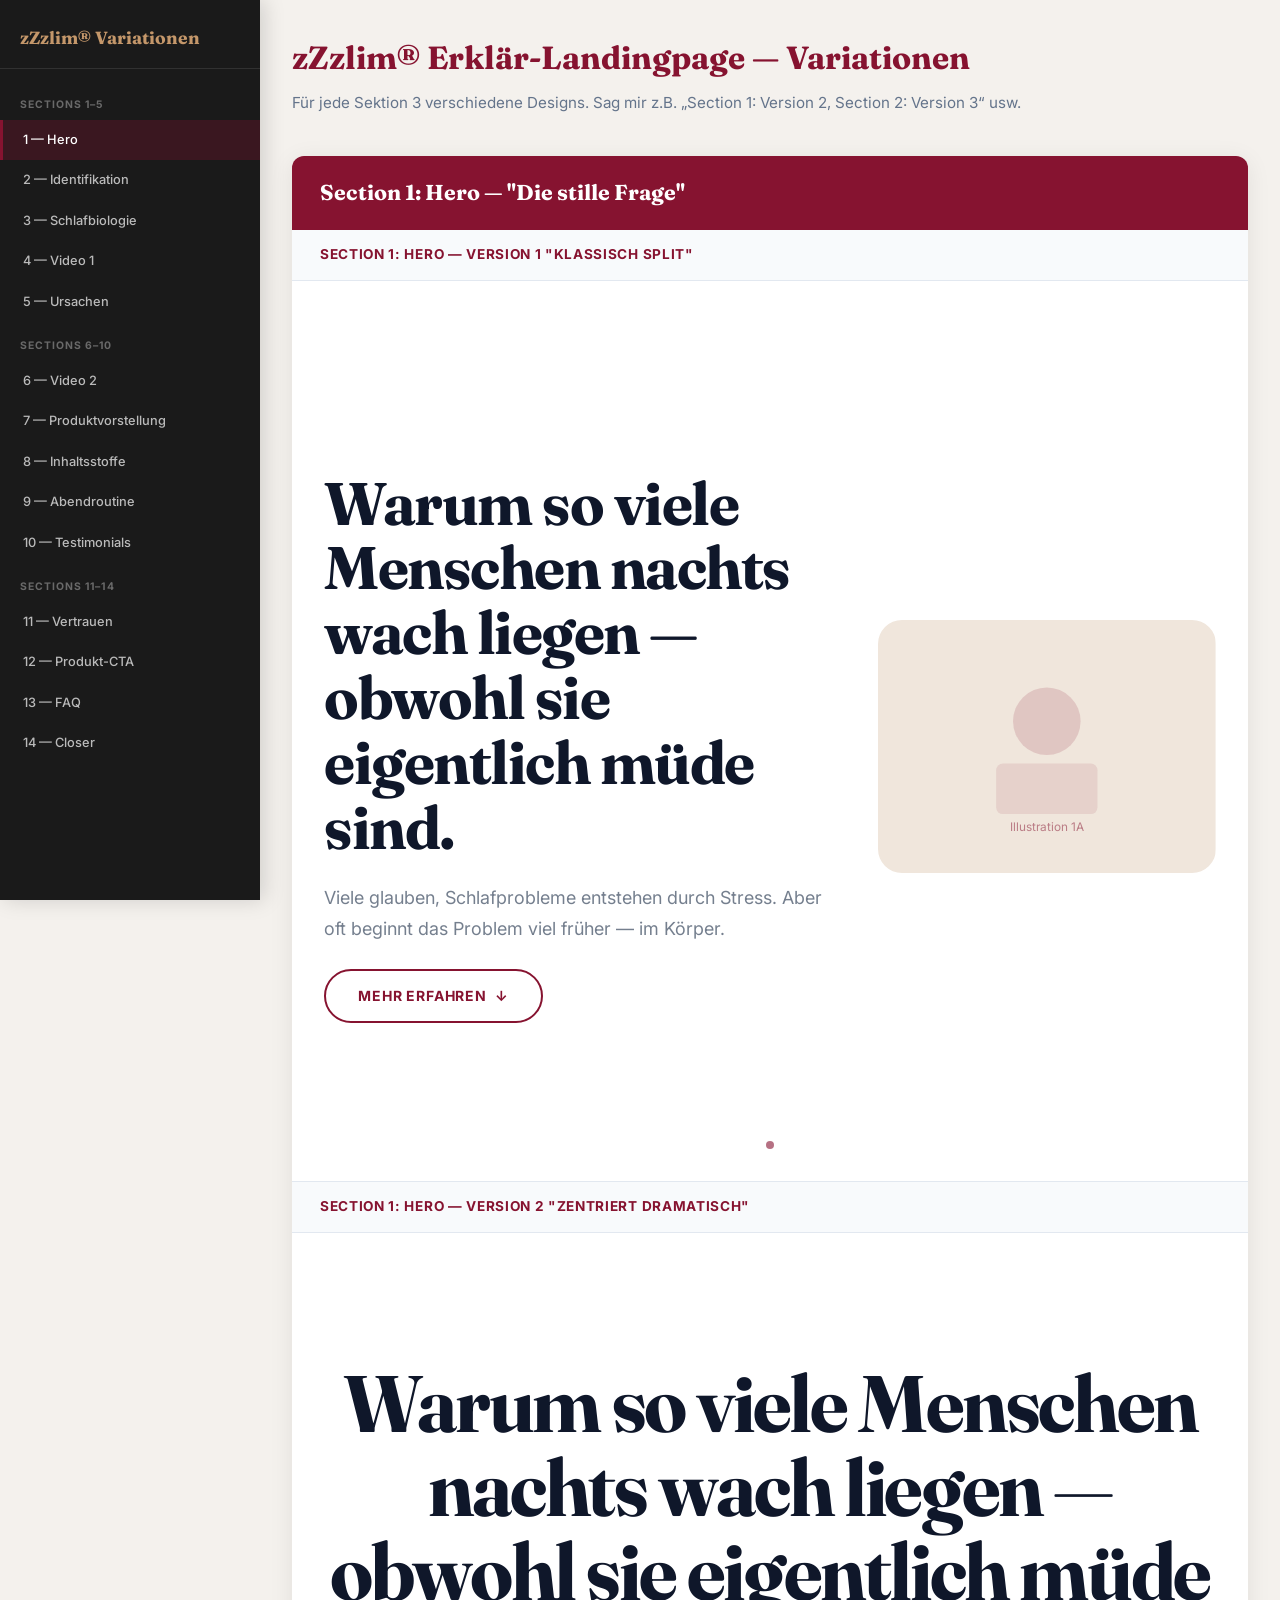
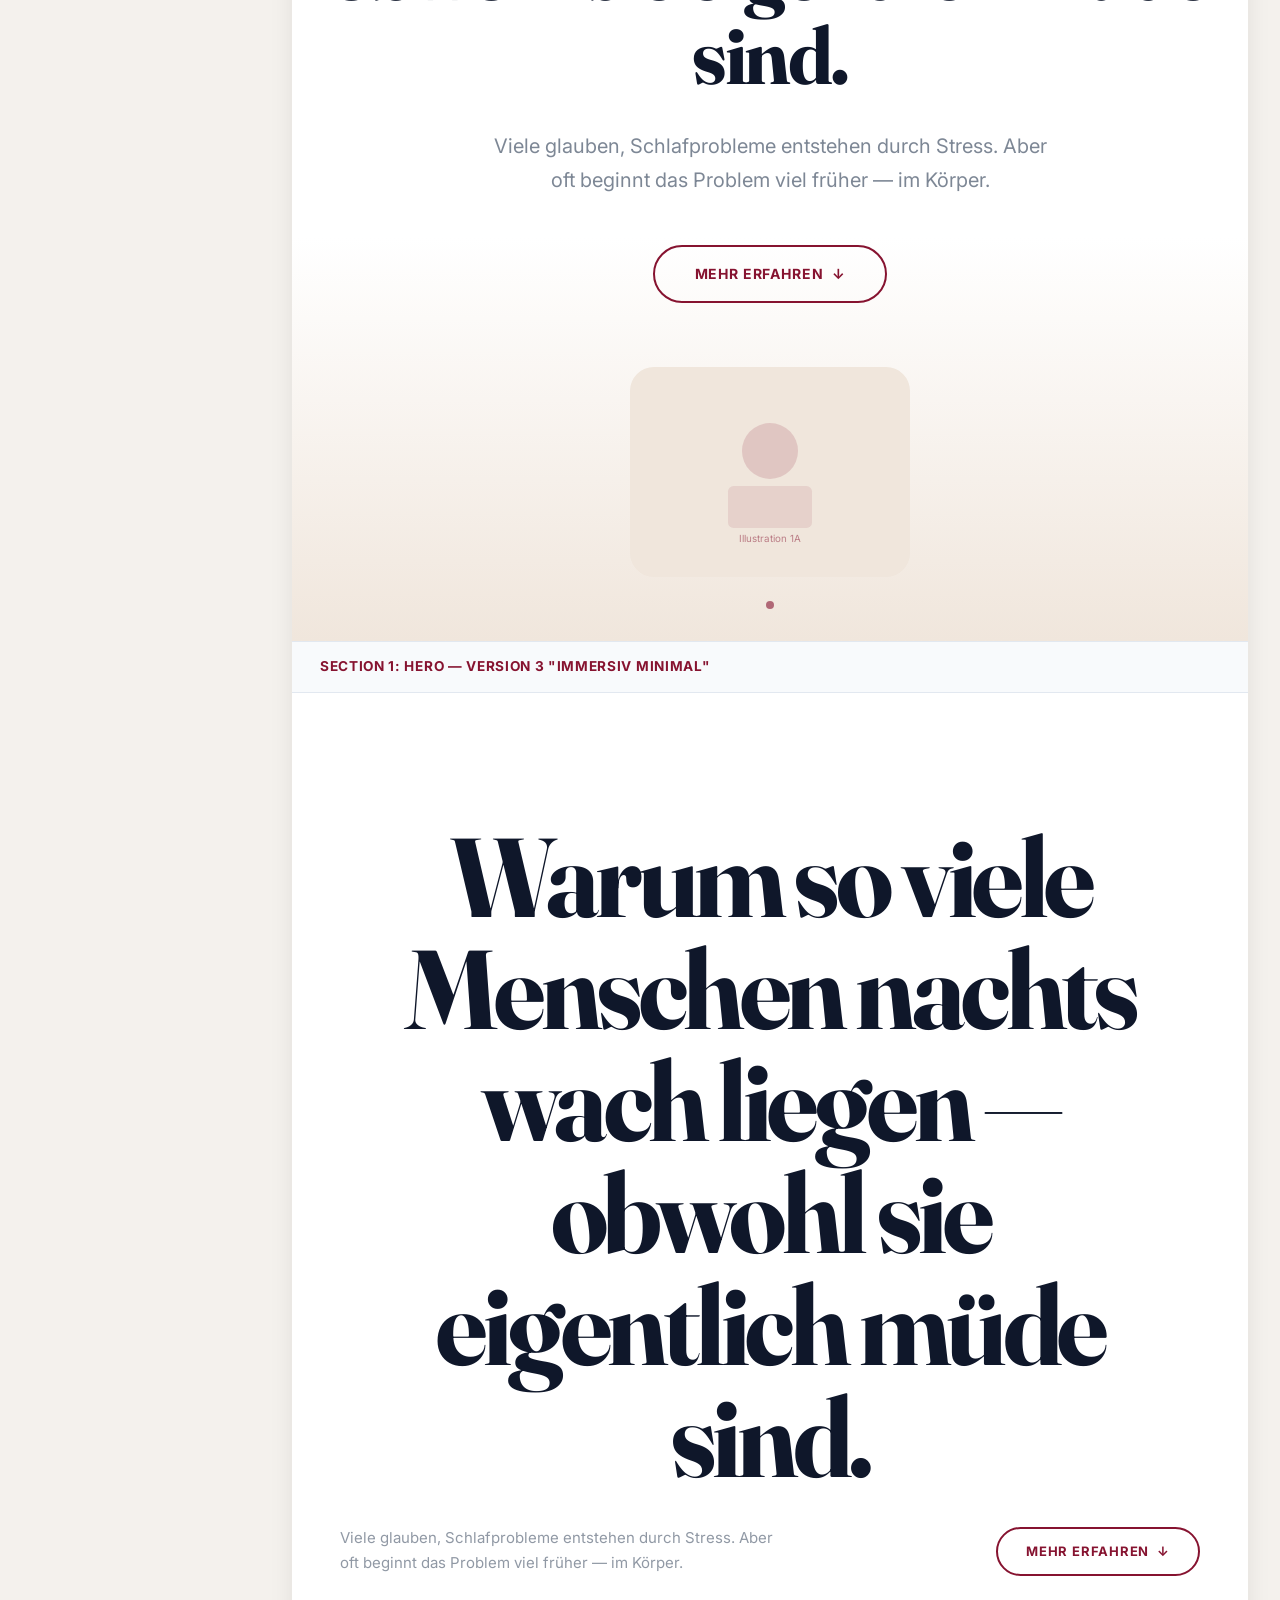
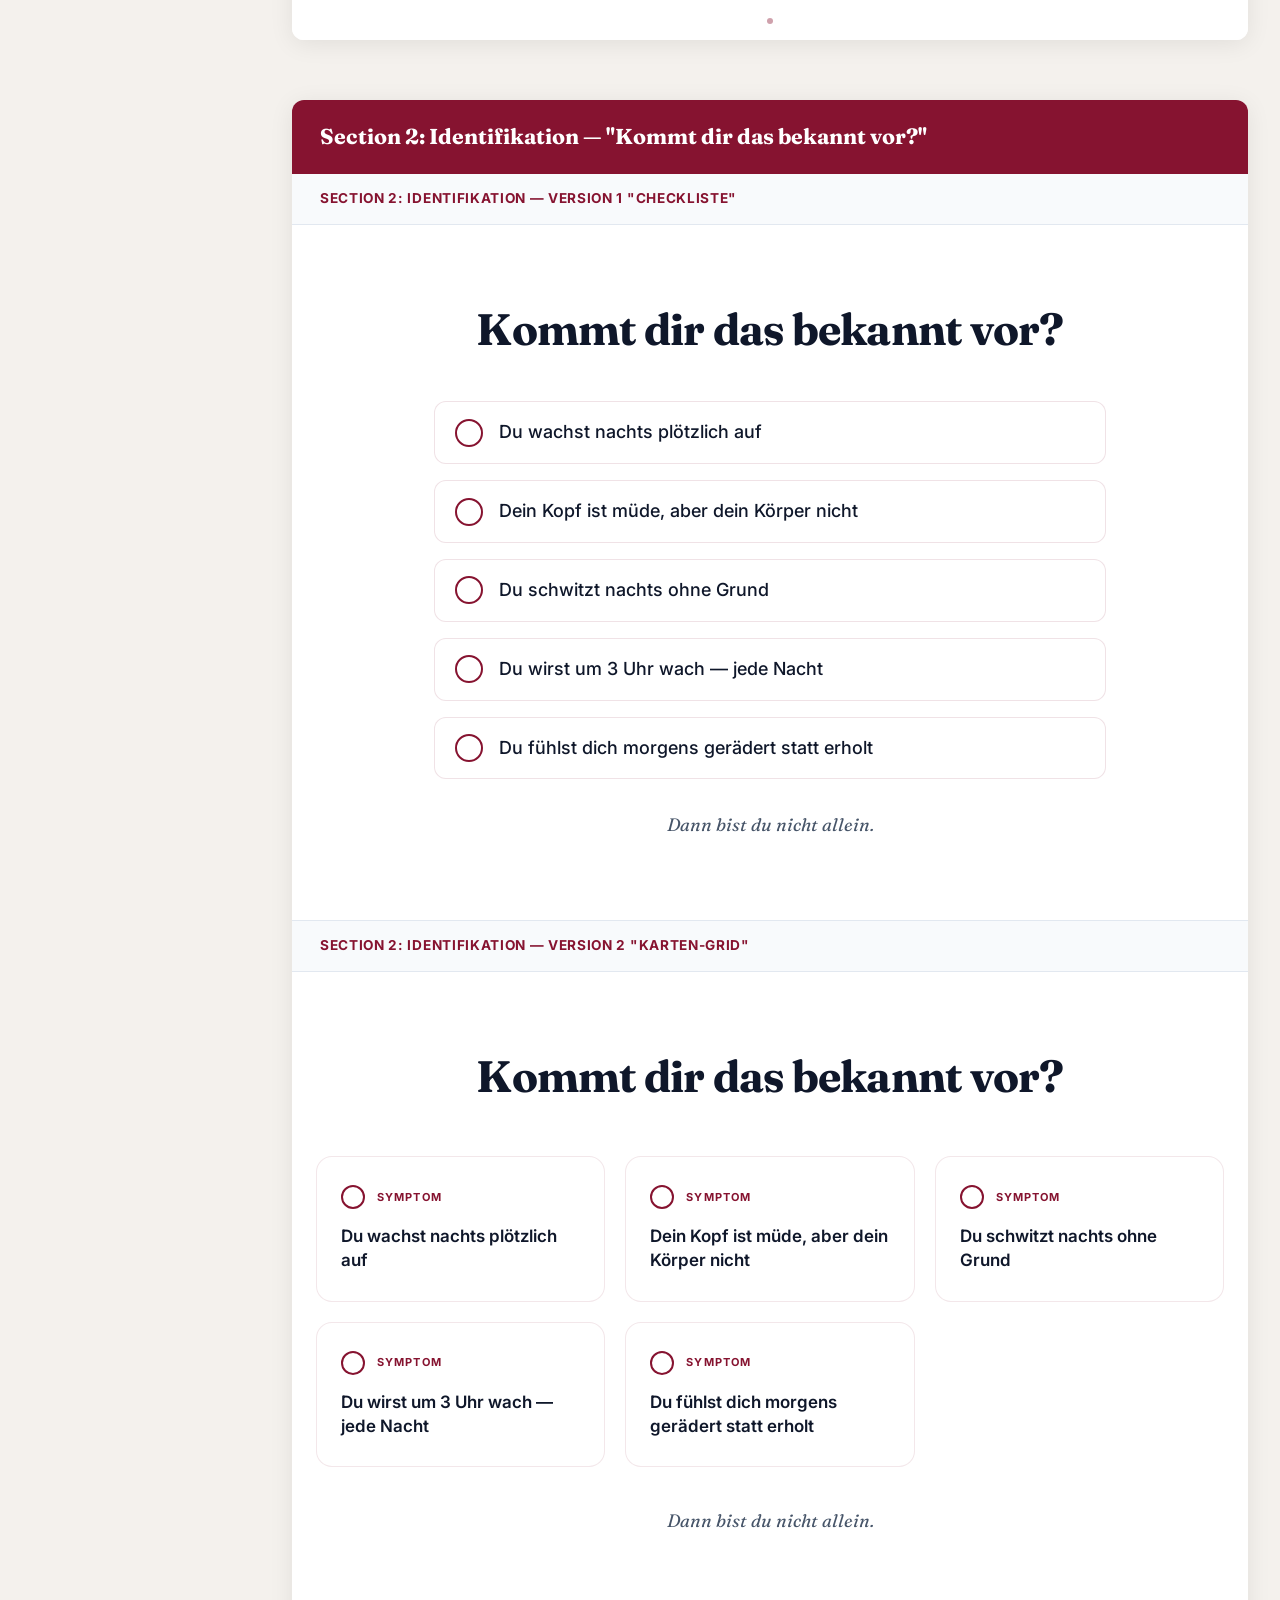
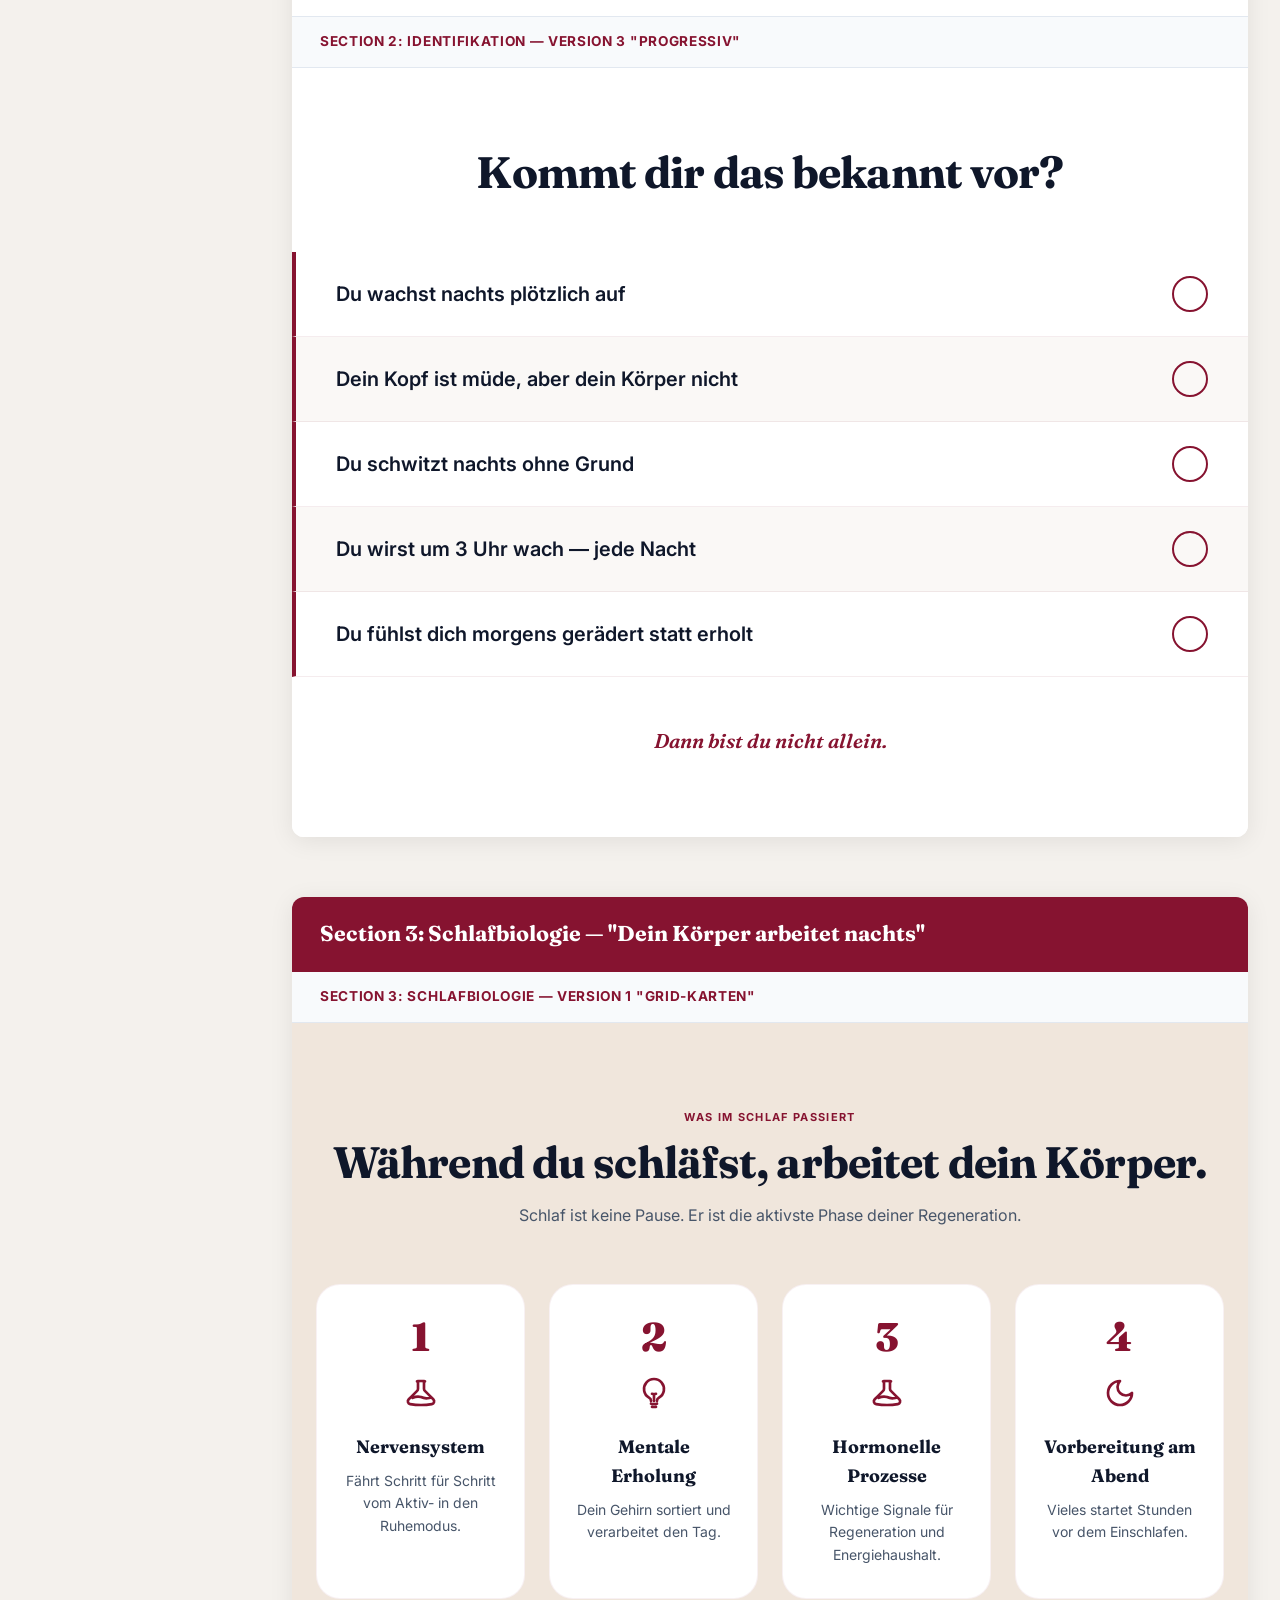
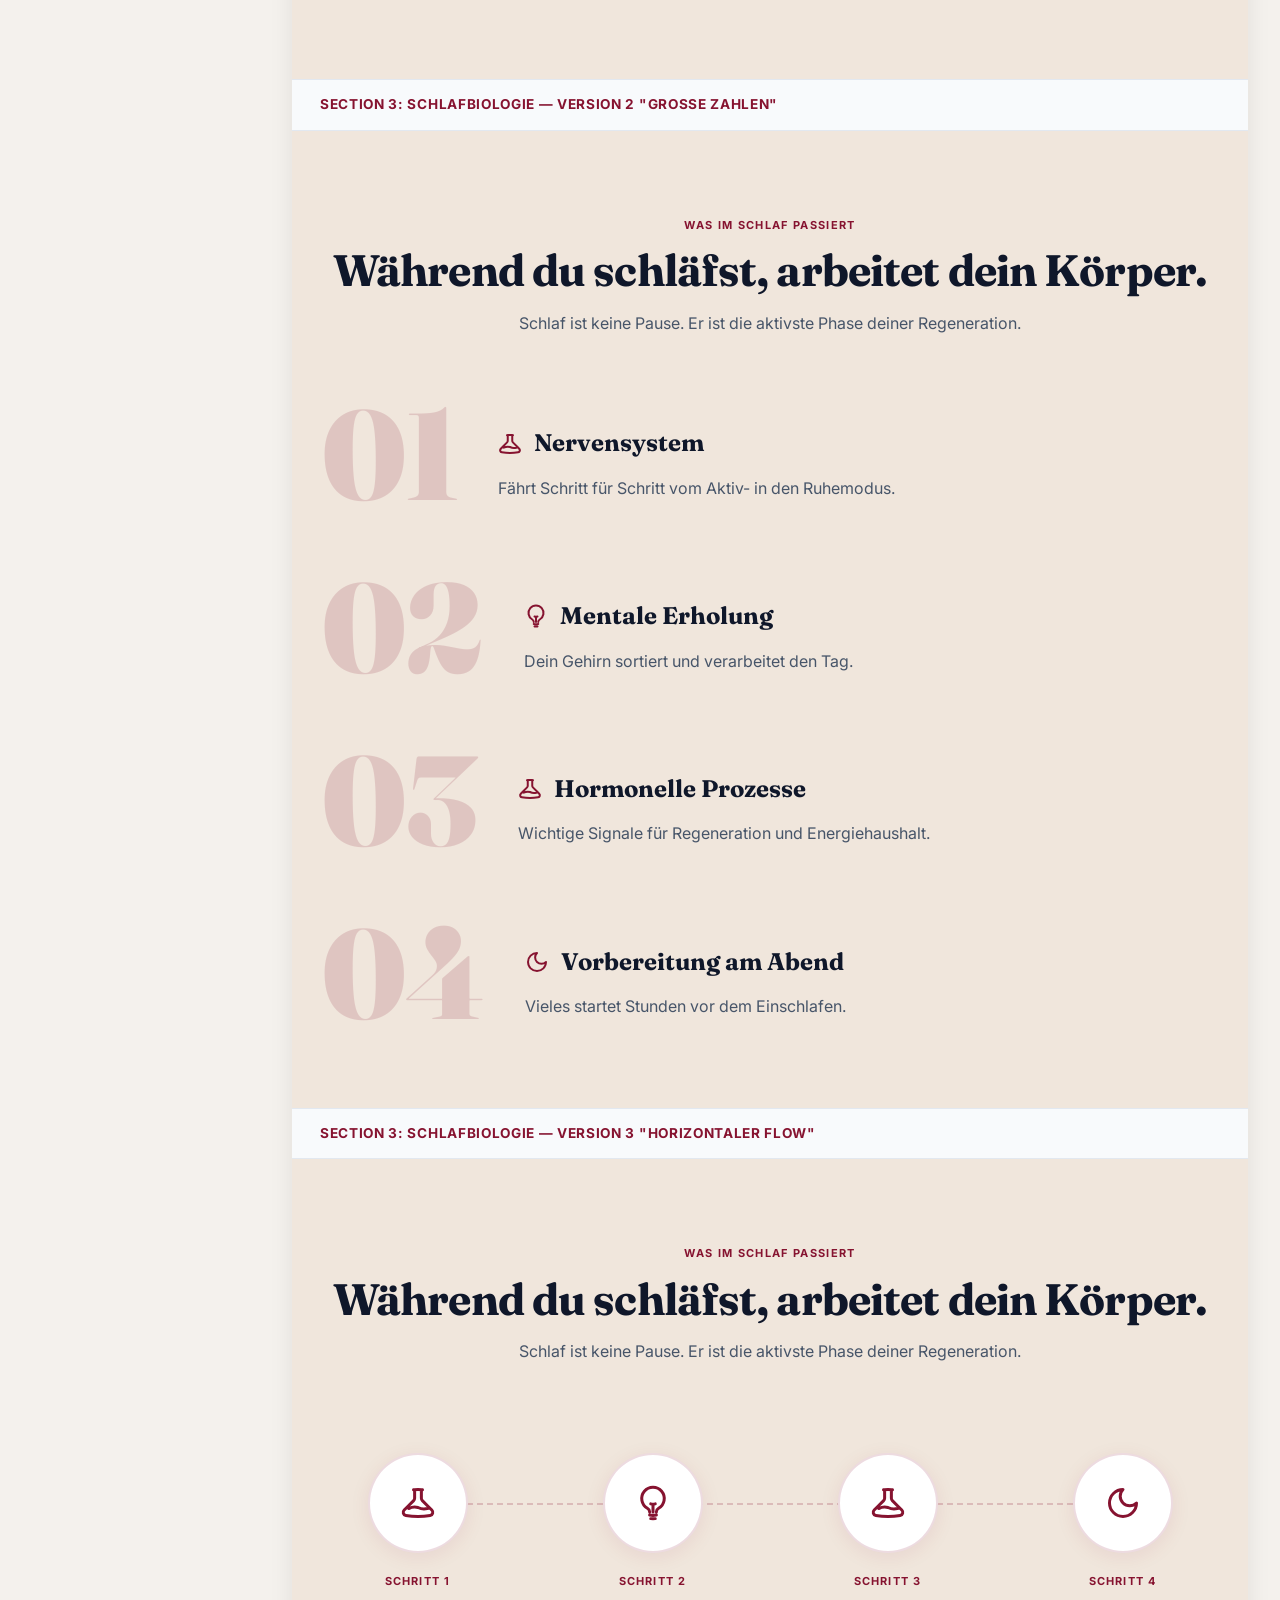
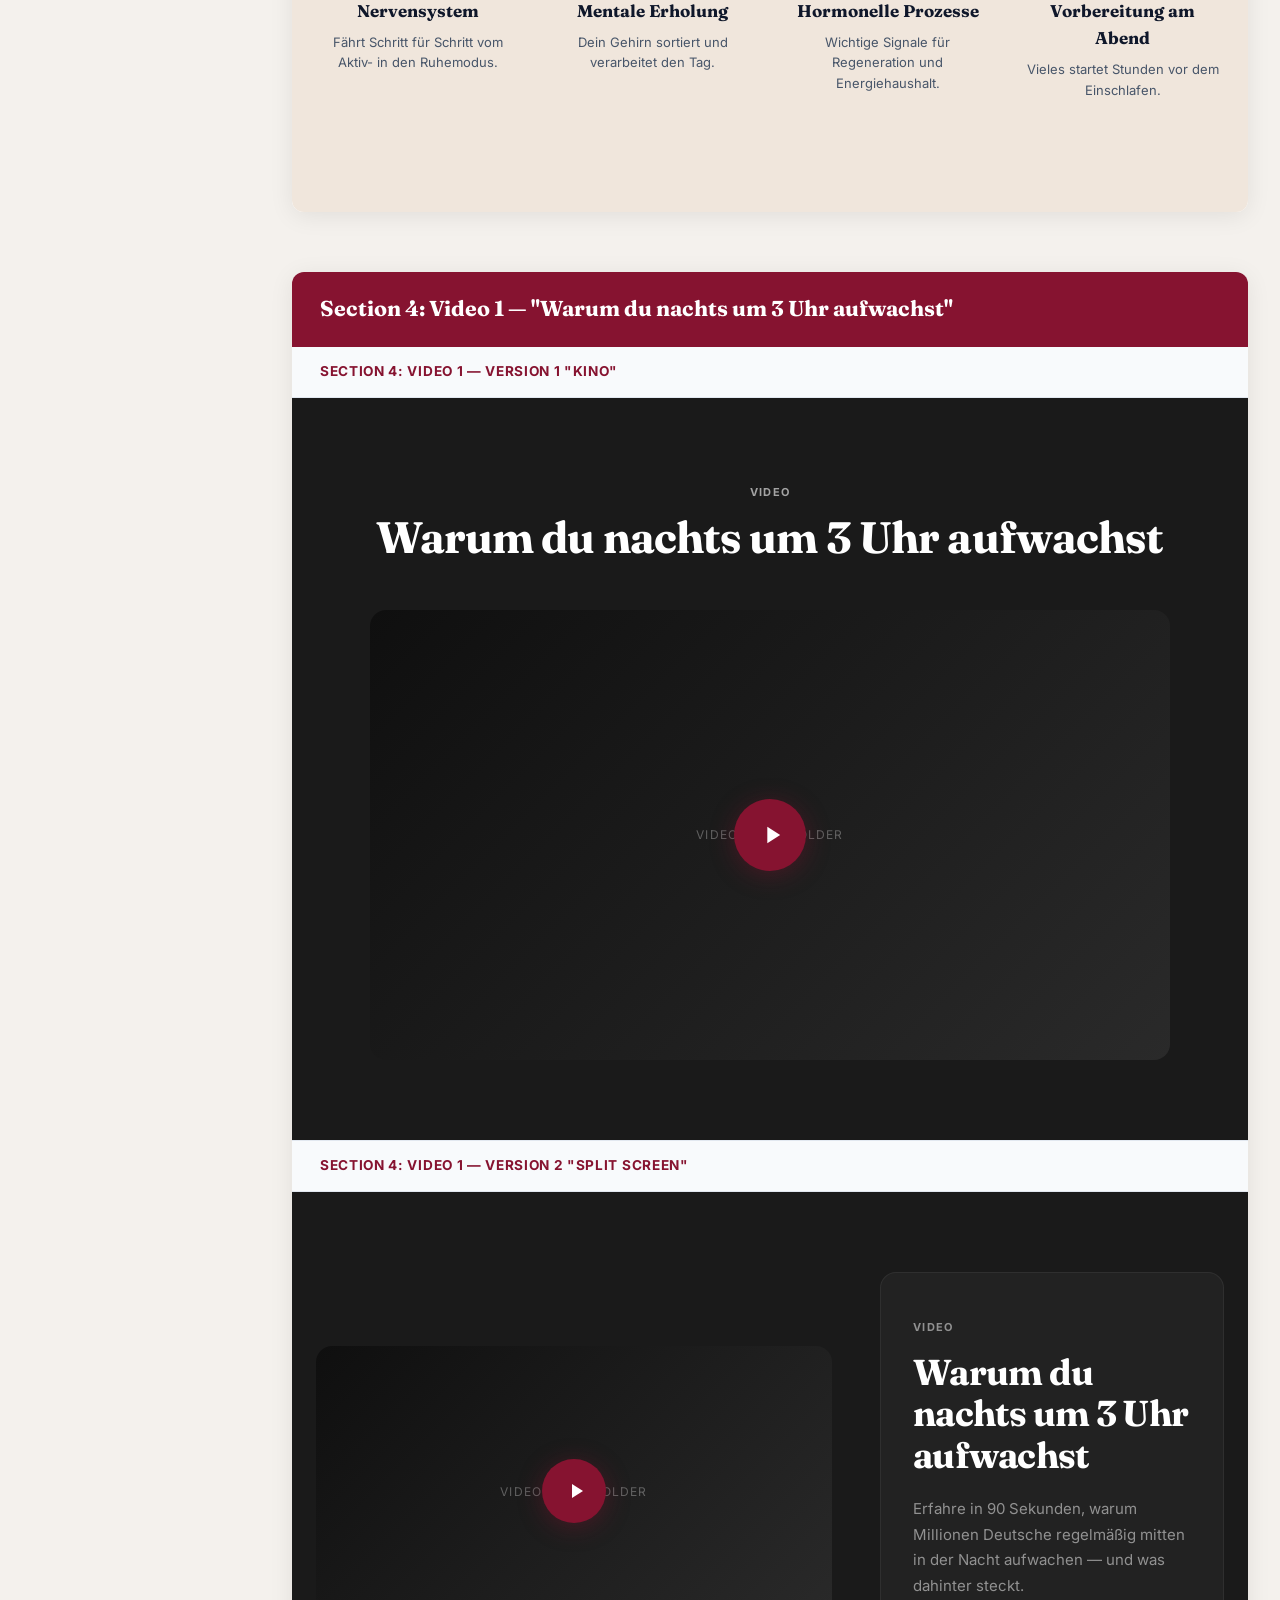
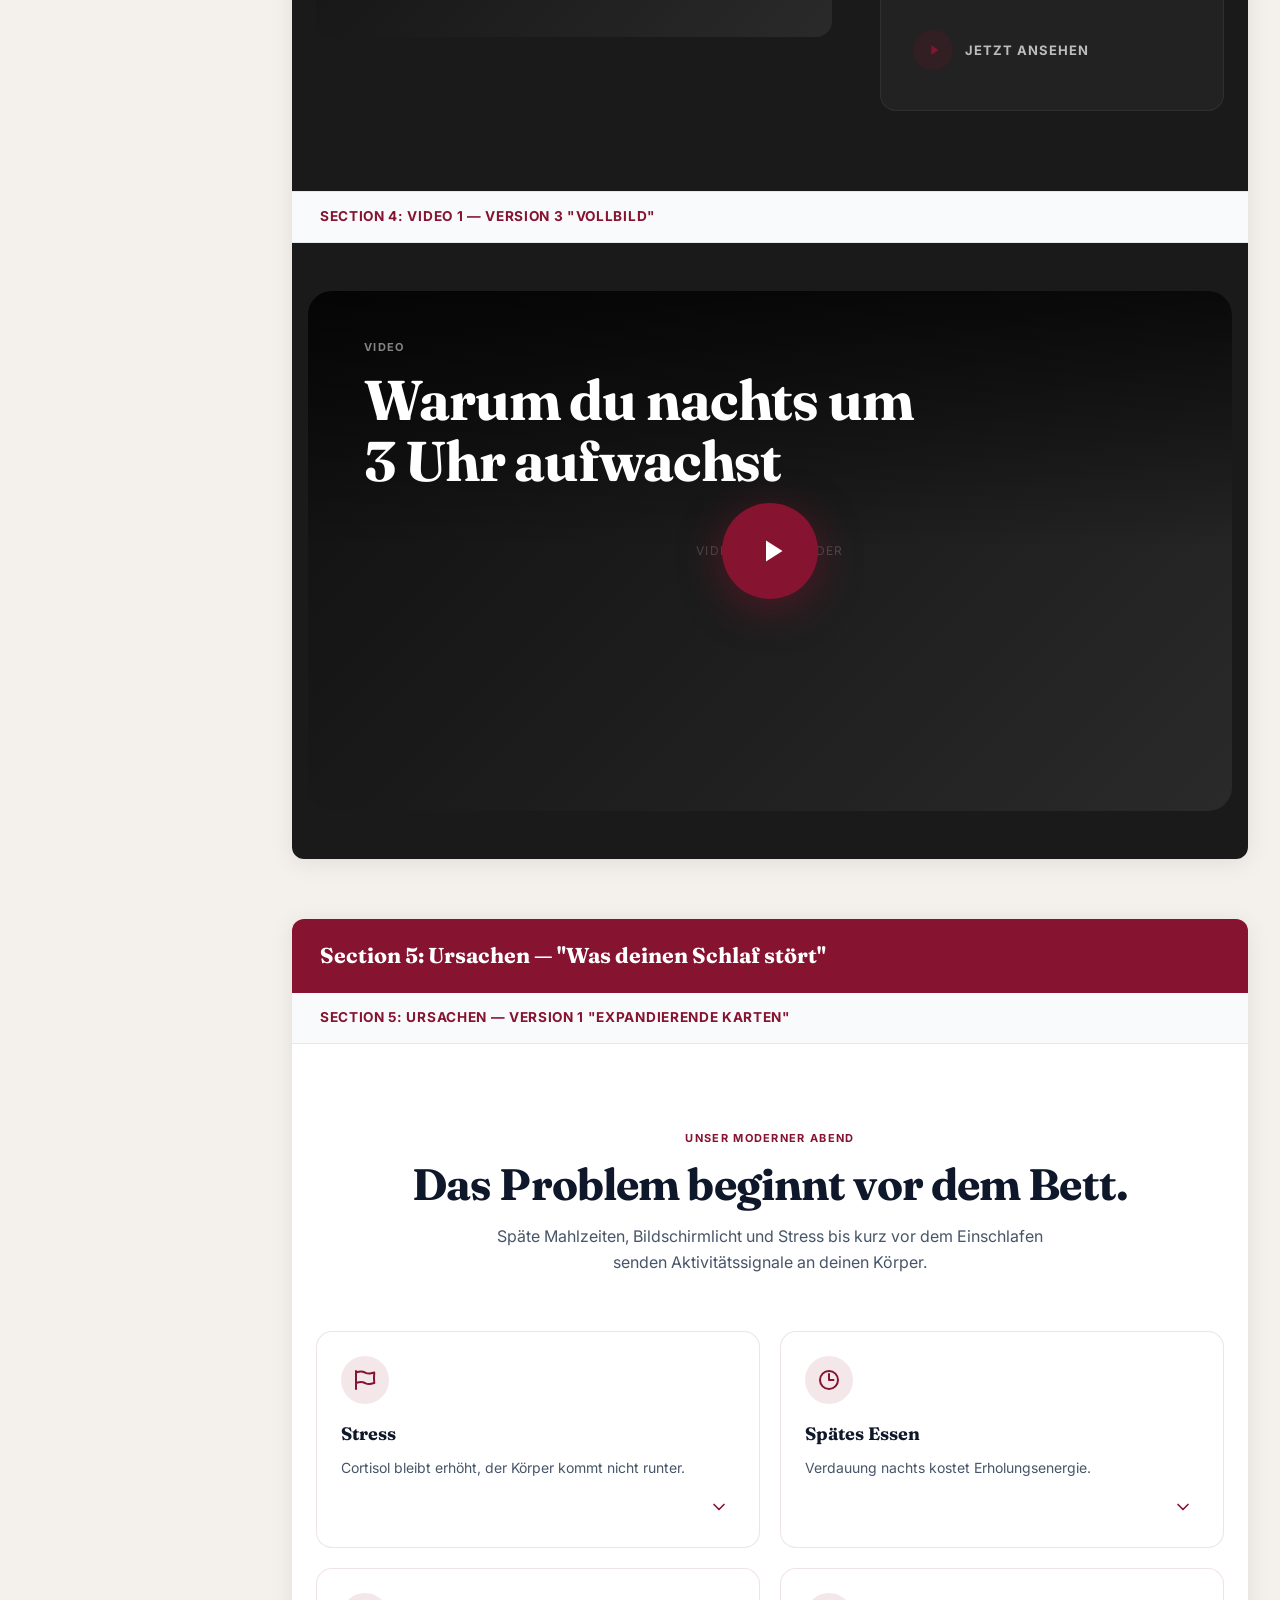
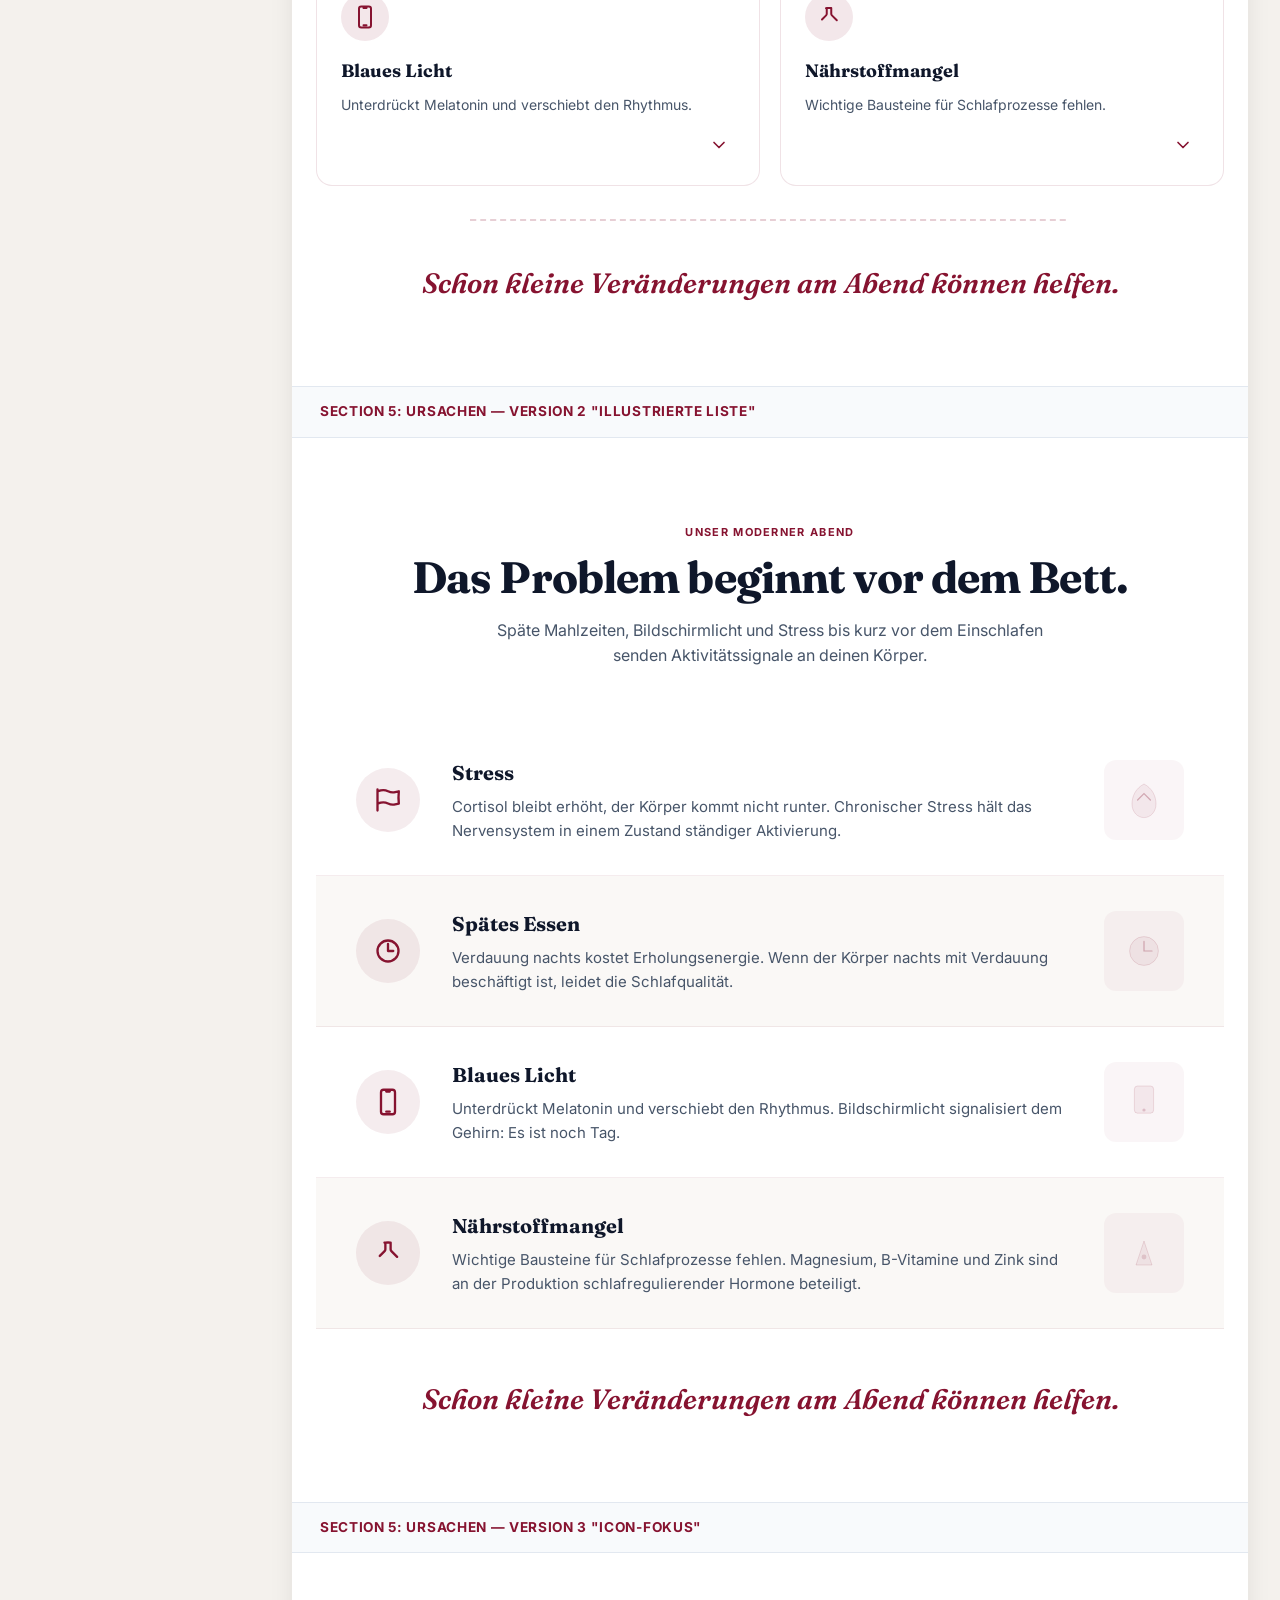
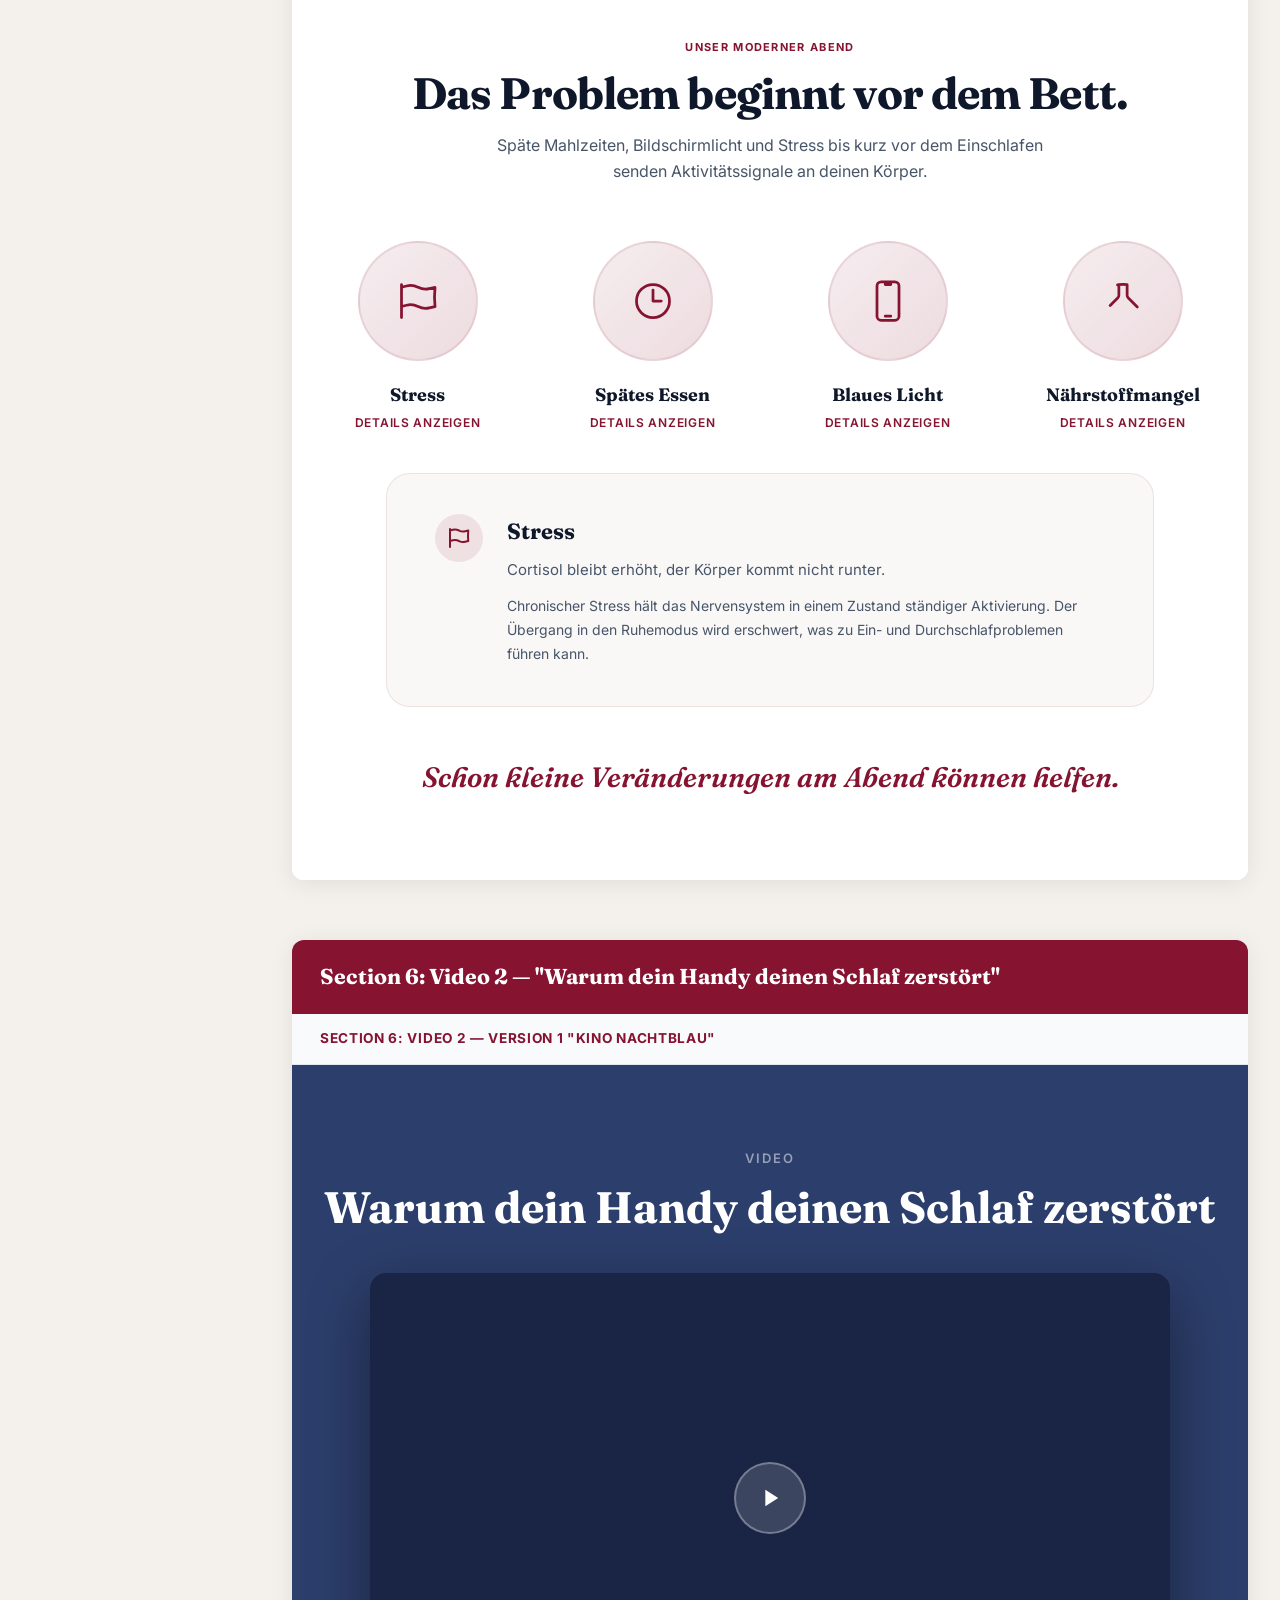
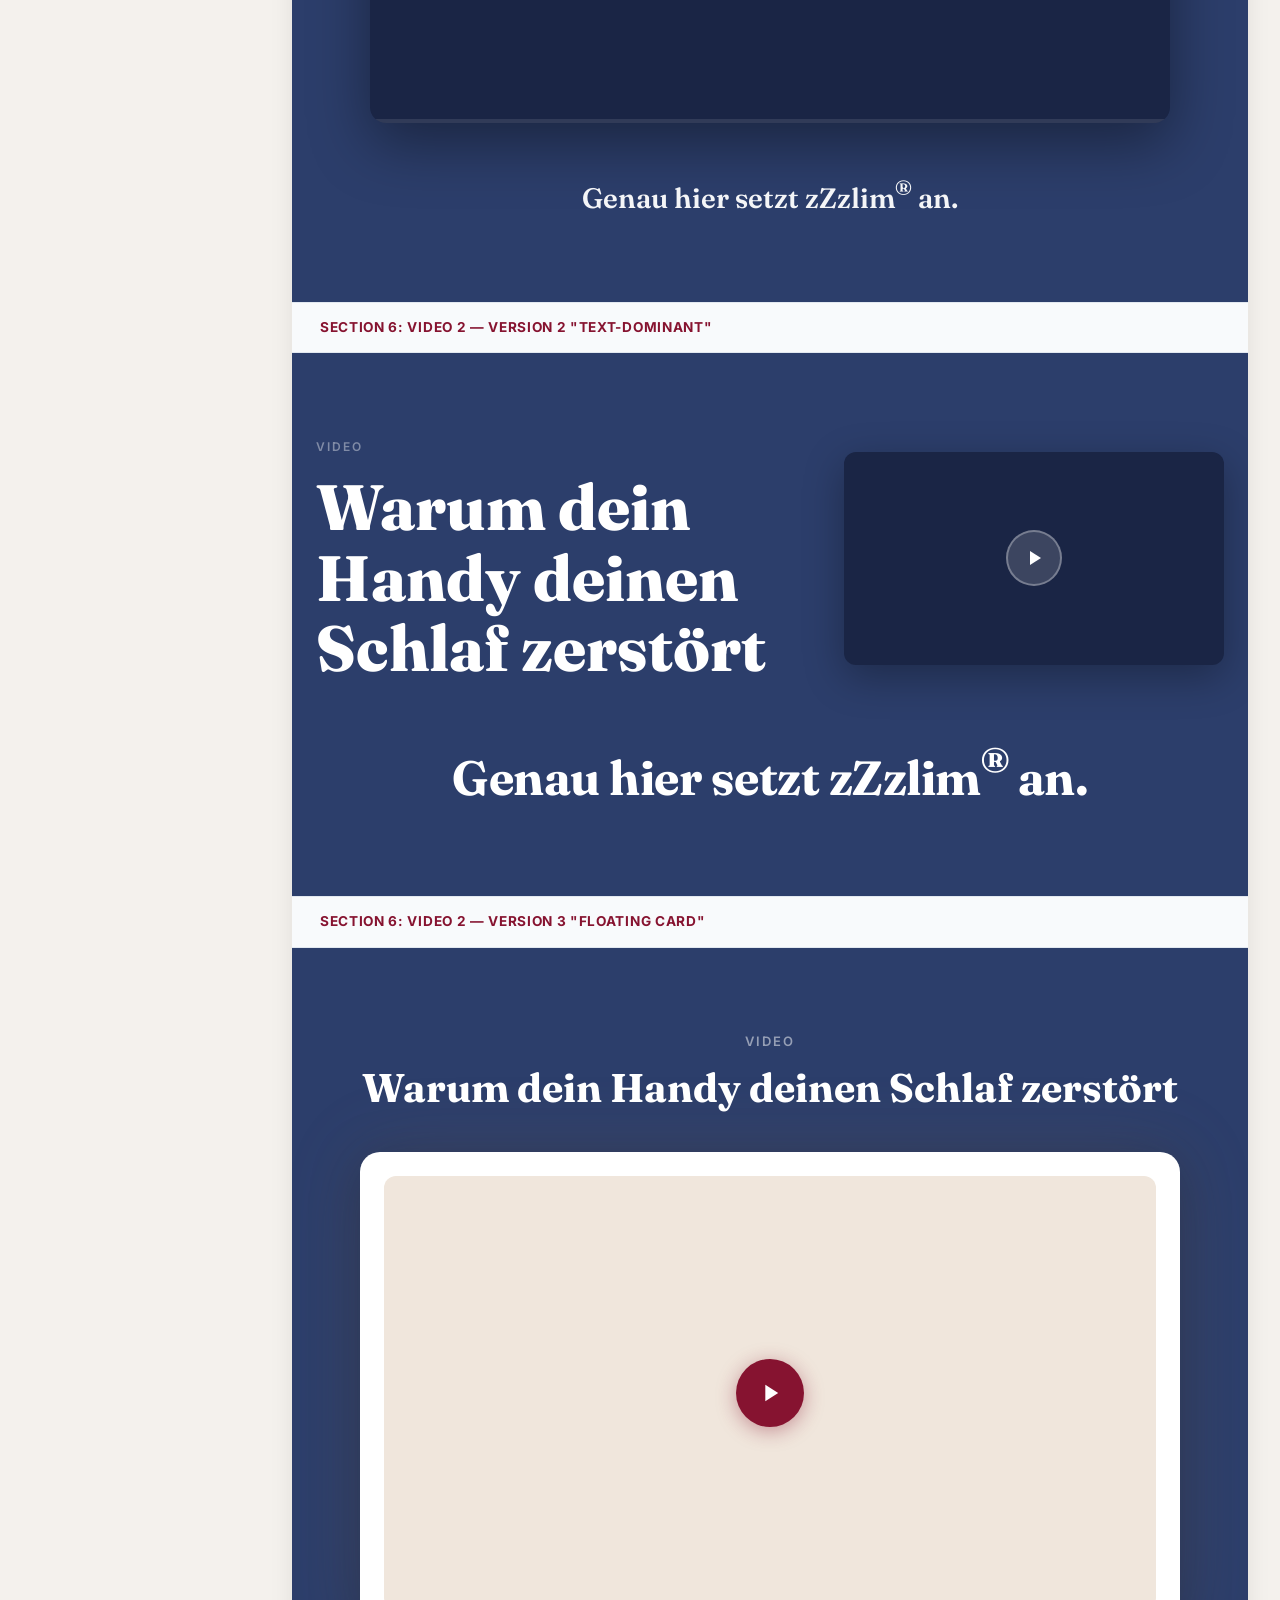
<file: variations.html>
<!DOCTYPE html>
<html lang="de">
<head>
    <meta charset="utf-8" />
    <meta name="viewport" content="width=device-width, initial-scale=1.0" />
    <title>zZzlim® Erklär-Landingpage — Alle Variationen</title>
    <link href="https://fonts.googleapis.com/css2?family=Fraunces:ital,opsz,wght@0,9..144,100..900;1,9..144,100..900&family=Inter:wght@400;500;600;700&display=swap" rel="stylesheet" />
    <style>
        *, *::before, *::after { box-sizing: border-box; margin: 0; padding: 0; }
        body { font-family: 'Inter', sans-serif; background: #f4f1ed; color: #0f172a; line-height: 1.6; }

        .nav-sidebar {
            position: fixed; top: 0; left: 0; width: 260px; height: 100vh;
            background: #1a1a1a; color: #fff; overflow-y: auto; z-index: 1000;
            padding: 24px 0; box-shadow: 4px 0 20px rgba(0,0,0,0.15);
        }
        .nav-sidebar h1 {
            font-family: 'Fraunces', serif; font-size: 1.1rem;
            padding: 0 20px 16px; border-bottom: 1px solid rgba(255,255,255,0.1);
            margin-bottom: 12px; color: #C4976A;
        }
        .nav-sidebar a {
            display: block; padding: 10px 20px; color: rgba(255,255,255,0.7);
            text-decoration: none; font-size: 0.8rem; font-weight: 500;
            transition: all 0.2s; border-left: 3px solid transparent;
        }
        .nav-sidebar a:hover, .nav-sidebar a.active {
            color: #fff; background: rgba(134,19,48,0.3); border-left-color: #861330;
        }
        .nav-sidebar .nav-label {
            font-size: 0.65rem; text-transform: uppercase; letter-spacing: 0.1em;
            color: rgba(255,255,255,0.35); padding: 16px 20px 6px; font-weight: 700;
        }

        .main-content { margin-left: 260px; padding: 32px; }
        .page-title { font-family: 'Fraunces', serif; font-size: 2rem; font-weight: 700; color: #861330; margin-bottom: 8px; }
        .page-subtitle { font-size: 0.95rem; color: #64748b; margin-bottom: 40px; }

        .showcase-group { margin-bottom: 60px; max-width: 1200px; border-radius: 12px; overflow: hidden; box-shadow: 0 4px 24px rgba(0,0,0,0.08); }
        .showcase-header { background: #861330; color: #fff; padding: 20px 28px; }
        .showcase-header h2 { font-family: 'Fraunces', serif; font-size: 1.35rem; font-weight: 700; }
        .variation-block { border-bottom: 1px solid #e2e8f0; background: #fff; }
        .variation-block:last-child { border-bottom: none; }
        .variation-label { background: #f8fafc; padding: 14px 28px; font-weight: 700; font-size: 0.85rem; color: #861330; border-bottom: 1px solid #e2e8f0; text-transform: uppercase; letter-spacing: 0.05em; }

        @media (max-width: 900px) { .nav-sidebar { display: none; } .main-content { margin-left: 0; padding: 16px; } }
        ::-webkit-scrollbar { width: 8px; }
        ::-webkit-scrollbar-track { background: #1a1a1a; }
        ::-webkit-scrollbar-thumb { background: #861330; border-radius: 4px; }
        img { max-width: 100%; height: auto; }
        a { text-decoration: none; }
    </style>
</head>
<body>

<nav class="nav-sidebar">
    <h1>zZzlim® Variationen</h1>
    <div class="nav-label">Sections 1–5</div>
    <a href="#section-1">1 — Hero</a>
    <a href="#section-2">2 — Identifikation</a>
    <a href="#section-3">3 — Schlafbiologie</a>
    <a href="#section-4">4 — Video 1</a>
    <a href="#section-5">5 — Ursachen</a>
    <div class="nav-label">Sections 6–10</div>
    <a href="#section-6">6 — Video 2</a>
    <a href="#section-7">7 — Produktvorstellung</a>
    <a href="#section-8">8 — Inhaltsstoffe</a>
    <a href="#section-9">9 — Abendroutine</a>
    <a href="#section-10">10 — Testimonials</a>
    <div class="nav-label">Sections 11–14</div>
    <a href="#section-11">11 — Vertrauen</a>
    <a href="#section-12">12 — Produkt-CTA</a>
    <a href="#section-13">13 — FAQ</a>
    <a href="#section-14">14 — Closer</a>
</nav>

<div class="main-content">
    <h1 class="page-title">zZzlim® Erklär-Landingpage — Variationen</h1>
    <p class="page-subtitle">Für jede Sektion 3 verschiedene Designs. Sag mir z.B. „Section 1: Version 2, Section 2: Version 3“ usw.</p>

<!-- ═══════════════════════════════════════════════════════════════════════
     SECTION 1: HERO — "Die stille Frage"
     ═══════════════════════════════════════════════════════════════════════ -->
<div class="showcase-group" id="section-1">
    <div class="showcase-header">
        <h2>Section 1: Hero — "Die stille Frage"</h2>
    </div>

    <!-- ──────── Version 1: Klassisch Split ──────── -->
    <div class="variation-block">
        <div class="variation-label">Section 1: Hero — Version 1 "Klassisch Split"</div>

        <section style="min-height:100vh; display:flex; align-items:center; justify-content:center; background:#ffffff; padding:5rem 2rem 3rem; position:relative; font-family:'Inter',sans-serif;">
            <div style="max-width:72rem; margin:0 auto; width:100%; display:grid; grid-template-columns:6fr 4fr; gap:3rem; align-items:center;">
                <!-- Text side -->
                <div style="display:flex; flex-direction:column; gap:1.5rem;">
                    <h1 style="font-family:'Fraunces',serif; font-size:clamp(2.25rem,5vw,3.75rem); font-weight:700; line-height:1.08; letter-spacing:-0.025em; color:#0f172a;">
                        Warum so viele Menschen nachts wach liegen — obwohl sie eigentlich müde sind.
                    </h1>
                    <p style="font-family:'Inter',sans-serif; font-size:1.125rem; color:#475569; opacity:0.75; line-height:1.7; max-width:32rem;">
                        Viele glauben, Schlafprobleme entstehen durch Stress. Aber oft beginnt das Problem viel früher — im Körper.
                    </p>
                    <a href="#" style="display:inline-flex; align-items:center; gap:0.5rem; border:2px solid #861330; color:#861330; background:transparent; padding:0.875rem 2rem; border-radius:9999px; font-family:'Inter',sans-serif; font-weight:700; font-size:0.875rem; text-transform:uppercase; letter-spacing:0.06em; text-decoration:none; width:fit-content; transition:background 0.3s, color 0.3s;">
                        Mehr erfahren <span>&#8595;</span>
                    </a>
                </div>
                <!-- Illustration side -->
                <div style="display:flex; justify-content:center; align-items:center;">
                    <div style="width:100%; max-width:400px; border-radius:1.5rem; overflow:hidden;">
                        <svg viewBox="0 0 400 300" fill="none" xmlns="http://www.w3.org/2000/svg" style="width:100%; height:auto; display:block;">
                            <rect width="400" height="300" rx="16" fill="#F0E6DC"/>
                            <circle cx="200" cy="120" r="40" fill="#861330" fill-opacity="0.15"/>
                            <rect x="140" y="170" width="120" height="60" rx="8" fill="#861330" fill-opacity="0.1"/>
                            <text x="200" y="250" text-anchor="middle" font-family="Inter, sans-serif" font-size="14" fill="#861330" fill-opacity="0.5">Illustration 1A</text>
                        </svg>
                    </div>
                </div>
            </div>
            <!-- Scroll Indicator -->
            <div style="position:absolute; bottom:2rem; left:50%; transform:translateX(-50%); display:flex; flex-direction:column; align-items:center; gap:0.5rem;">
                <div style="width:8px; height:8px; border-radius:50%; background:#861330; opacity:0.6;"></div>
            </div>
        </section>
    </div>

    <!-- ──────── Version 2: Zentriert Dramatisch ──────── -->
    <div class="variation-block">
        <div class="variation-label">Section 1: Hero — Version 2 "Zentriert Dramatisch"</div>

        <section style="min-height:100vh; display:flex; flex-direction:column; align-items:center; justify-content:center; background:linear-gradient(to bottom, #ffffff 60%, #F0E6DC 100%); padding:8rem 2rem 4rem; position:relative; text-align:center; font-family:'Inter',sans-serif;">
            <div style="max-width:56rem; margin:0 auto; width:100%;">
                <h1 style="font-family:'Fraunces',serif; font-size:clamp(2.5rem,7vw,5rem); font-weight:700; line-height:1.05; letter-spacing:-0.03em; color:#0f172a; margin-bottom:2rem;">
                    Warum so viele Menschen nachts wach liegen — obwohl sie eigentlich müde sind.
                </h1>
                <p style="font-family:'Inter',sans-serif; font-size:1.25rem; color:#475569; opacity:0.7; line-height:1.7; max-width:36rem; margin:0 auto 3rem;">
                    Viele glauben, Schlafprobleme entstehen durch Stress. Aber oft beginnt das Problem viel früher — im Körper.
                </p>
                <a href="#" style="display:inline-flex; align-items:center; gap:0.5rem; border:2px solid #861330; color:#861330; background:transparent; padding:1rem 2.5rem; border-radius:9999px; font-family:'Inter',sans-serif; font-weight:700; font-size:0.875rem; text-transform:uppercase; letter-spacing:0.06em; text-decoration:none; margin-bottom:4rem;">
                    Mehr erfahren <span>&#8595;</span>
                </a>
                <!-- Smaller illustration below -->
                <div style="max-width:280px; margin:0 auto; border-radius:1.5rem; overflow:hidden;">
                    <svg viewBox="0 0 400 300" fill="none" xmlns="http://www.w3.org/2000/svg" style="width:100%; height:auto; display:block;">
                        <rect width="400" height="300" rx="16" fill="#F0E6DC"/>
                        <circle cx="200" cy="120" r="40" fill="#861330" fill-opacity="0.15"/>
                        <rect x="140" y="170" width="120" height="60" rx="8" fill="#861330" fill-opacity="0.1"/>
                        <text x="200" y="250" text-anchor="middle" font-family="Inter, sans-serif" font-size="14" fill="#861330" fill-opacity="0.5">Illustration 1A</text>
                    </svg>
                </div>
            </div>
            <!-- Scroll Indicator -->
            <div style="position:absolute; bottom:2rem; left:50%; transform:translateX(-50%); display:flex; flex-direction:column; align-items:center; gap:0.5rem;">
                <div style="width:8px; height:8px; border-radius:50%; background:#861330; opacity:0.6;"></div>
            </div>
        </section>
    </div>

    <!-- ──────── Version 3: Immersiv Minimal ──────── -->
    <div class="variation-block">
        <div class="variation-label">Section 1: Hero — Version 3 "Immersiv Minimal"</div>

        <section style="min-height:100vh; display:flex; flex-direction:column; justify-content:space-between; background:#ffffff; padding:6rem 3rem 3rem; position:relative; font-family:'Inter',sans-serif;">
            <!-- Main headline — takes up most of the space -->
            <div style="flex:1; display:flex; align-items:center; justify-content:center; padding:2rem 0;">
                <h1 style="font-family:'Fraunces',serif; font-size:clamp(3rem,9vw,7rem); font-weight:700; line-height:1.0; letter-spacing:-0.04em; color:#0f172a; max-width:64rem; text-align:center;">
                    Warum so viele Menschen nachts wach liegen — obwohl sie eigentlich müde sind.
                </h1>
            </div>
            <!-- Bottom bar — subline and CTA -->
            <div style="display:flex; align-items:flex-end; justify-content:space-between; gap:2rem; padding-bottom:1rem; flex-wrap:wrap;">
                <p style="font-family:'Inter',sans-serif; font-size:0.9375rem; color:#475569; opacity:0.6; line-height:1.7; max-width:28rem;">
                    Viele glauben, Schlafprobleme entstehen durch Stress. Aber oft beginnt das Problem viel früher — im Körper.
                </p>
                <a href="#" style="display:inline-flex; align-items:center; gap:0.5rem; border:2px solid #861330; color:#861330; background:transparent; padding:0.75rem 1.75rem; border-radius:9999px; font-family:'Inter',sans-serif; font-weight:700; font-size:0.8125rem; text-transform:uppercase; letter-spacing:0.06em; text-decoration:none; white-space:nowrap;">
                    Mehr erfahren <span>&#8595;</span>
                </a>
            </div>
            <!-- Scroll Indicator -->
            <div style="position:absolute; bottom:1rem; left:50%; transform:translateX(-50%); display:flex; flex-direction:column; align-items:center; gap:0.5rem;">
                <div style="width:6px; height:6px; border-radius:50%; background:#861330; opacity:0.4;"></div>
            </div>
        </section>
    </div>
</div>


<!-- ═══════════════════════════════════════════════════════════════════════
     SECTION 2: IDENTIFIKATION — "Kommt dir das bekannt vor?"
     ═══════════════════════════════════════════════════════════════════════ -->
<div class="showcase-group" id="section-2">
    <div class="showcase-header">
        <h2>Section 2: Identifikation — "Kommt dir das bekannt vor?"</h2>
    </div>

    <!-- ──────── Version 1: Checkliste ──────── -->
    <div class="variation-block">
        <div class="variation-label">Section 2: Identifikation — Version 1 "Checkliste"</div>

        <section style="padding:5rem 1.5rem; background:#ffffff; font-family:'Inter',sans-serif;">
            <div style="max-width:42rem; margin:0 auto;">
                <div style="text-align:center; margin-bottom:3rem;">
                    <h2 style="font-family:'Fraunces',serif; font-size:clamp(1.75rem,4vw,2.75rem); font-weight:700; line-height:1.1; letter-spacing:-0.02em; color:#0f172a;">Kommt dir das bekannt vor?</h2>
                </div>
                <div style="display:flex; flex-direction:column; gap:1rem;">
                    <!-- Symptom 1 -->
                    <label style="display:flex; align-items:center; gap:1rem; padding:1rem 1.25rem; border:1px solid rgba(134,19,48,0.12); border-radius:0.75rem; cursor:pointer; background:#ffffff; transition:border-color 0.3s;">
                        <input type="checkbox" style="position:absolute; opacity:0; width:0; height:0;" />
                        <span style="width:28px; height:28px; min-width:28px; border:2px solid #861330; border-radius:50%; display:flex; align-items:center; justify-content:center;">
                            <svg viewBox="0 0 20 20" fill="none" style="width:16px; height:16px; color:transparent;"><path d="M6 10l3 3 5-5" stroke="currentColor" stroke-width="2" stroke-linecap="round" stroke-linejoin="round"/></svg>
                        </span>
                        <span style="font-family:'Inter',sans-serif; font-size:1.125rem; font-weight:500; color:#0f172a;">Du wachst nachts plötzlich auf</span>
                    </label>
                    <!-- Symptom 2 -->
                    <label style="display:flex; align-items:center; gap:1rem; padding:1rem 1.25rem; border:1px solid rgba(134,19,48,0.12); border-radius:0.75rem; cursor:pointer; background:#ffffff;">
                        <input type="checkbox" style="position:absolute; opacity:0; width:0; height:0;" />
                        <span style="width:28px; height:28px; min-width:28px; border:2px solid #861330; border-radius:50%; display:flex; align-items:center; justify-content:center;">
                            <svg viewBox="0 0 20 20" fill="none" style="width:16px; height:16px; color:transparent;"><path d="M6 10l3 3 5-5" stroke="currentColor" stroke-width="2" stroke-linecap="round" stroke-linejoin="round"/></svg>
                        </span>
                        <span style="font-family:'Inter',sans-serif; font-size:1.125rem; font-weight:500; color:#0f172a;">Dein Kopf ist müde, aber dein Körper nicht</span>
                    </label>
                    <!-- Symptom 3 -->
                    <label style="display:flex; align-items:center; gap:1rem; padding:1rem 1.25rem; border:1px solid rgba(134,19,48,0.12); border-radius:0.75rem; cursor:pointer; background:#ffffff;">
                        <input type="checkbox" style="position:absolute; opacity:0; width:0; height:0;" />
                        <span style="width:28px; height:28px; min-width:28px; border:2px solid #861330; border-radius:50%; display:flex; align-items:center; justify-content:center;">
                            <svg viewBox="0 0 20 20" fill="none" style="width:16px; height:16px; color:transparent;"><path d="M6 10l3 3 5-5" stroke="currentColor" stroke-width="2" stroke-linecap="round" stroke-linejoin="round"/></svg>
                        </span>
                        <span style="font-family:'Inter',sans-serif; font-size:1.125rem; font-weight:500; color:#0f172a;">Du schwitzt nachts ohne Grund</span>
                    </label>
                    <!-- Symptom 4 -->
                    <label style="display:flex; align-items:center; gap:1rem; padding:1rem 1.25rem; border:1px solid rgba(134,19,48,0.12); border-radius:0.75rem; cursor:pointer; background:#ffffff;">
                        <input type="checkbox" style="position:absolute; opacity:0; width:0; height:0;" />
                        <span style="width:28px; height:28px; min-width:28px; border:2px solid #861330; border-radius:50%; display:flex; align-items:center; justify-content:center;">
                            <svg viewBox="0 0 20 20" fill="none" style="width:16px; height:16px; color:transparent;"><path d="M6 10l3 3 5-5" stroke="currentColor" stroke-width="2" stroke-linecap="round" stroke-linejoin="round"/></svg>
                        </span>
                        <span style="font-family:'Inter',sans-serif; font-size:1.125rem; font-weight:500; color:#0f172a;">Du wirst um 3 Uhr wach — jede Nacht</span>
                    </label>
                    <!-- Symptom 5 -->
                    <label style="display:flex; align-items:center; gap:1rem; padding:1rem 1.25rem; border:1px solid rgba(134,19,48,0.12); border-radius:0.75rem; cursor:pointer; background:#ffffff;">
                        <input type="checkbox" style="position:absolute; opacity:0; width:0; height:0;" />
                        <span style="width:28px; height:28px; min-width:28px; border:2px solid #861330; border-radius:50%; display:flex; align-items:center; justify-content:center;">
                            <svg viewBox="0 0 20 20" fill="none" style="width:16px; height:16px; color:transparent;"><path d="M6 10l3 3 5-5" stroke="currentColor" stroke-width="2" stroke-linecap="round" stroke-linejoin="round"/></svg>
                        </span>
                        <span style="font-family:'Inter',sans-serif; font-size:1.125rem; font-weight:500; color:#0f172a;">Du fühlst dich morgens gerädert statt erholt</span>
                    </label>
                </div>
                <p style="text-align:center; font-style:italic; font-size:1.125rem; color:#475569; margin-top:2rem; font-family:'Fraunces',serif;">Dann bist du nicht allein.</p>
            </div>
        </section>
    </div>

    <!-- ──────── Version 2: Karten-Grid ──────── -->
    <div class="variation-block">
        <div class="variation-label">Section 2: Identifikation — Version 2 "Karten-Grid"</div>

        <section style="padding:5rem 1.5rem; background:#ffffff; font-family:'Inter',sans-serif;">
            <div style="max-width:60rem; margin:0 auto;">
                <div style="text-align:center; margin-bottom:3.5rem;">
                    <h2 style="font-family:'Fraunces',serif; font-size:clamp(1.75rem,4vw,2.75rem); font-weight:700; line-height:1.1; letter-spacing:-0.02em; color:#0f172a;">Kommt dir das bekannt vor?</h2>
                </div>
                <div style="display:grid; grid-template-columns:repeat(3, 1fr); gap:1.25rem;">
                    <!-- Card 1 -->
                    <div style="background:#ffffff; border:1px solid rgba(134,19,48,0.1); border-radius:1rem; padding:1.75rem 1.5rem; cursor:pointer; transition:transform 0.3s, box-shadow 0.3s; display:flex; flex-direction:column; gap:1rem;">
                        <div style="display:flex; align-items:center; gap:0.75rem;">
                            <span style="width:24px; height:24px; min-width:24px; border:2px solid #861330; border-radius:50%; display:flex; align-items:center; justify-content:center;">
                                <svg viewBox="0 0 20 20" fill="none" style="width:14px; height:14px; color:transparent;"><path d="M6 10l3 3 5-5" stroke="currentColor" stroke-width="2" stroke-linecap="round" stroke-linejoin="round"/></svg>
                            </span>
                            <span style="font-family:'Inter',sans-serif; font-size:0.6875rem; font-weight:700; text-transform:uppercase; letter-spacing:0.1em; color:#861330;">Symptom</span>
                        </div>
                        <p style="font-family:'Inter',sans-serif; font-size:1.0625rem; font-weight:600; color:#0f172a; line-height:1.4;">Du wachst nachts plötzlich auf</p>
                    </div>
                    <!-- Card 2 -->
                    <div style="background:#ffffff; border:1px solid rgba(134,19,48,0.1); border-radius:1rem; padding:1.75rem 1.5rem; cursor:pointer; display:flex; flex-direction:column; gap:1rem;">
                        <div style="display:flex; align-items:center; gap:0.75rem;">
                            <span style="width:24px; height:24px; min-width:24px; border:2px solid #861330; border-radius:50%; display:flex; align-items:center; justify-content:center;">
                                <svg viewBox="0 0 20 20" fill="none" style="width:14px; height:14px; color:transparent;"><path d="M6 10l3 3 5-5" stroke="currentColor" stroke-width="2" stroke-linecap="round" stroke-linejoin="round"/></svg>
                            </span>
                            <span style="font-family:'Inter',sans-serif; font-size:0.6875rem; font-weight:700; text-transform:uppercase; letter-spacing:0.1em; color:#861330;">Symptom</span>
                        </div>
                        <p style="font-family:'Inter',sans-serif; font-size:1.0625rem; font-weight:600; color:#0f172a; line-height:1.4;">Dein Kopf ist müde, aber dein Körper nicht</p>
                    </div>
                    <!-- Card 3 -->
                    <div style="background:#ffffff; border:1px solid rgba(134,19,48,0.1); border-radius:1rem; padding:1.75rem 1.5rem; cursor:pointer; display:flex; flex-direction:column; gap:1rem;">
                        <div style="display:flex; align-items:center; gap:0.75rem;">
                            <span style="width:24px; height:24px; min-width:24px; border:2px solid #861330; border-radius:50%; display:flex; align-items:center; justify-content:center;">
                                <svg viewBox="0 0 20 20" fill="none" style="width:14px; height:14px; color:transparent;"><path d="M6 10l3 3 5-5" stroke="currentColor" stroke-width="2" stroke-linecap="round" stroke-linejoin="round"/></svg>
                            </span>
                            <span style="font-family:'Inter',sans-serif; font-size:0.6875rem; font-weight:700; text-transform:uppercase; letter-spacing:0.1em; color:#861330;">Symptom</span>
                        </div>
                        <p style="font-family:'Inter',sans-serif; font-size:1.0625rem; font-weight:600; color:#0f172a; line-height:1.4;">Du schwitzt nachts ohne Grund</p>
                    </div>
                    <!-- Card 4 -->
                    <div style="background:#ffffff; border:1px solid rgba(134,19,48,0.1); border-radius:1rem; padding:1.75rem 1.5rem; cursor:pointer; display:flex; flex-direction:column; gap:1rem;">
                        <div style="display:flex; align-items:center; gap:0.75rem;">
                            <span style="width:24px; height:24px; min-width:24px; border:2px solid #861330; border-radius:50%; display:flex; align-items:center; justify-content:center;">
                                <svg viewBox="0 0 20 20" fill="none" style="width:14px; height:14px; color:transparent;"><path d="M6 10l3 3 5-5" stroke="currentColor" stroke-width="2" stroke-linecap="round" stroke-linejoin="round"/></svg>
                            </span>
                            <span style="font-family:'Inter',sans-serif; font-size:0.6875rem; font-weight:700; text-transform:uppercase; letter-spacing:0.1em; color:#861330;">Symptom</span>
                        </div>
                        <p style="font-family:'Inter',sans-serif; font-size:1.0625rem; font-weight:600; color:#0f172a; line-height:1.4;">Du wirst um 3 Uhr wach — jede Nacht</p>
                    </div>
                    <!-- Card 5 -->
                    <div style="background:#ffffff; border:1px solid rgba(134,19,48,0.1); border-radius:1rem; padding:1.75rem 1.5rem; cursor:pointer; display:flex; flex-direction:column; gap:1rem;">
                        <div style="display:flex; align-items:center; gap:0.75rem;">
                            <span style="width:24px; height:24px; min-width:24px; border:2px solid #861330; border-radius:50%; display:flex; align-items:center; justify-content:center;">
                                <svg viewBox="0 0 20 20" fill="none" style="width:14px; height:14px; color:transparent;"><path d="M6 10l3 3 5-5" stroke="currentColor" stroke-width="2" stroke-linecap="round" stroke-linejoin="round"/></svg>
                            </span>
                            <span style="font-family:'Inter',sans-serif; font-size:0.6875rem; font-weight:700; text-transform:uppercase; letter-spacing:0.1em; color:#861330;">Symptom</span>
                        </div>
                        <p style="font-family:'Inter',sans-serif; font-size:1.0625rem; font-weight:600; color:#0f172a; line-height:1.4;">Du fühlst dich morgens gerädert statt erholt</p>
                    </div>
                </div>
                <p style="text-align:center; font-style:italic; font-size:1.125rem; color:#475569; margin-top:2.5rem; font-family:'Fraunces',serif;">Dann bist du nicht allein.</p>
            </div>
        </section>
    </div>

    <!-- ──────── Version 3: Progressiv ──────── -->
    <div class="variation-block">
        <div class="variation-label">Section 2: Identifikation — Version 3 "Progressiv"</div>

        <section style="padding:5rem 0; background:#ffffff; font-family:'Inter',sans-serif;">
            <div style="max-width:72rem; margin:0 auto; padding:0 1.5rem;">
                <div style="text-align:center; margin-bottom:3.5rem;">
                    <h2 style="font-family:'Fraunces',serif; font-size:clamp(1.75rem,4vw,2.75rem); font-weight:700; line-height:1.1; letter-spacing:-0.02em; color:#0f172a;">Kommt dir das bekannt vor?</h2>
                </div>
            </div>
            <div style="display:flex; flex-direction:column; gap:0;">
                <!-- Band 1 -->
                <label style="display:flex; align-items:center; justify-content:space-between; padding:1.5rem 2.5rem; border-left:4px solid #861330; background:#ffffff; cursor:pointer; border-bottom:1px solid rgba(134,19,48,0.08); transition:background 0.2s;">
                    <span style="font-family:'Inter',sans-serif; font-size:1.25rem; font-weight:600; color:#0f172a;">Du wachst nachts plötzlich auf</span>
                    <input type="checkbox" style="position:absolute; opacity:0; width:0; height:0;" />
                    <span style="width:36px; height:36px; min-width:36px; border:2.5px solid #861330; border-radius:50%; display:flex; align-items:center; justify-content:center; margin-left:2rem;">
                        <svg viewBox="0 0 20 20" fill="none" style="width:18px; height:18px; color:transparent;"><path d="M6 10l3 3 5-5" stroke="currentColor" stroke-width="2.5" stroke-linecap="round" stroke-linejoin="round"/></svg>
                    </span>
                </label>
                <!-- Band 2 -->
                <label style="display:flex; align-items:center; justify-content:space-between; padding:1.5rem 2.5rem; border-left:4px solid #861330; background:#faf8f6; cursor:pointer; border-bottom:1px solid rgba(134,19,48,0.08);">
                    <span style="font-family:'Inter',sans-serif; font-size:1.25rem; font-weight:600; color:#0f172a;">Dein Kopf ist müde, aber dein Körper nicht</span>
                    <input type="checkbox" style="position:absolute; opacity:0; width:0; height:0;" />
                    <span style="width:36px; height:36px; min-width:36px; border:2.5px solid #861330; border-radius:50%; display:flex; align-items:center; justify-content:center; margin-left:2rem;">
                        <svg viewBox="0 0 20 20" fill="none" style="width:18px; height:18px; color:transparent;"><path d="M6 10l3 3 5-5" stroke="currentColor" stroke-width="2.5" stroke-linecap="round" stroke-linejoin="round"/></svg>
                    </span>
                </label>
                <!-- Band 3 -->
                <label style="display:flex; align-items:center; justify-content:space-between; padding:1.5rem 2.5rem; border-left:4px solid #861330; background:#ffffff; cursor:pointer; border-bottom:1px solid rgba(134,19,48,0.08);">
                    <span style="font-family:'Inter',sans-serif; font-size:1.25rem; font-weight:600; color:#0f172a;">Du schwitzt nachts ohne Grund</span>
                    <input type="checkbox" style="position:absolute; opacity:0; width:0; height:0;" />
                    <span style="width:36px; height:36px; min-width:36px; border:2.5px solid #861330; border-radius:50%; display:flex; align-items:center; justify-content:center; margin-left:2rem;">
                        <svg viewBox="0 0 20 20" fill="none" style="width:18px; height:18px; color:transparent;"><path d="M6 10l3 3 5-5" stroke="currentColor" stroke-width="2.5" stroke-linecap="round" stroke-linejoin="round"/></svg>
                    </span>
                </label>
                <!-- Band 4 -->
                <label style="display:flex; align-items:center; justify-content:space-between; padding:1.5rem 2.5rem; border-left:4px solid #861330; background:#faf8f6; cursor:pointer; border-bottom:1px solid rgba(134,19,48,0.08);">
                    <span style="font-family:'Inter',sans-serif; font-size:1.25rem; font-weight:600; color:#0f172a;">Du wirst um 3 Uhr wach — jede Nacht</span>
                    <input type="checkbox" style="position:absolute; opacity:0; width:0; height:0;" />
                    <span style="width:36px; height:36px; min-width:36px; border:2.5px solid #861330; border-radius:50%; display:flex; align-items:center; justify-content:center; margin-left:2rem;">
                        <svg viewBox="0 0 20 20" fill="none" style="width:18px; height:18px; color:transparent;"><path d="M6 10l3 3 5-5" stroke="currentColor" stroke-width="2.5" stroke-linecap="round" stroke-linejoin="round"/></svg>
                    </span>
                </label>
                <!-- Band 5 -->
                <label style="display:flex; align-items:center; justify-content:space-between; padding:1.5rem 2.5rem; border-left:4px solid #861330; background:#ffffff; cursor:pointer; border-bottom:1px solid rgba(134,19,48,0.08);">
                    <span style="font-family:'Inter',sans-serif; font-size:1.25rem; font-weight:600; color:#0f172a;">Du fühlst dich morgens gerädert statt erholt</span>
                    <input type="checkbox" style="position:absolute; opacity:0; width:0; height:0;" />
                    <span style="width:36px; height:36px; min-width:36px; border:2.5px solid #861330; border-radius:50%; display:flex; align-items:center; justify-content:center; margin-left:2rem;">
                        <svg viewBox="0 0 20 20" fill="none" style="width:18px; height:18px; color:transparent;"><path d="M6 10l3 3 5-5" stroke="currentColor" stroke-width="2.5" stroke-linecap="round" stroke-linejoin="round"/></svg>
                    </span>
                </label>
            </div>
            <div style="max-width:72rem; margin:0 auto; padding:0 1.5rem;">
                <p style="text-align:center; font-style:italic; font-size:1.25rem; color:#861330; margin-top:3rem; font-family:'Fraunces',serif; font-weight:600;">Dann bist du nicht allein.</p>
            </div>
        </section>
    </div>
</div>


<!-- ═══════════════════════════════════════════════════════════════════════
     SECTION 3: SCHLAFBIOLOGIE — "Dein Körper arbeitet nachts"
     ═══════════════════════════════════════════════════════════════════════ -->
<div class="showcase-group" id="section-3">
    <div class="showcase-header">
        <h2>Section 3: Schlafbiologie — "Dein Körper arbeitet nachts"</h2>
    </div>

    <!-- ──────── Version 1: Grid-Karten ──────── -->
    <div class="variation-block">
        <div class="variation-label">Section 3: Schlafbiologie — Version 1 "Grid-Karten"</div>

        <section style="padding:5rem 1.5rem; background:#F0E6DC; font-family:'Inter',sans-serif;">
            <div style="max-width:72rem; margin:0 auto;">
                <div style="text-align:center; margin-bottom:3.5rem;">
                    <span style="display:inline-block; font-family:'Inter',sans-serif; font-size:0.6875rem; font-weight:700; text-transform:uppercase; letter-spacing:0.12em; color:#861330; margin-bottom:0.75rem;">Was im Schlaf passiert</span>
                    <h2 style="font-family:'Fraunces',serif; font-size:clamp(1.75rem,4vw,2.75rem); font-weight:700; line-height:1.1; letter-spacing:-0.02em; color:#0f172a;">Während du schläfst, arbeitet dein Körper.</h2>
                    <p style="font-family:'Inter',sans-serif; font-size:clamp(0.875rem,1.5vw,1rem); color:#475569; margin-top:1rem; max-width:32rem; margin-left:auto; margin-right:auto; line-height:1.6;">Schlaf ist keine Pause. Er ist die aktivste Phase deiner Regeneration.</p>
                </div>
                <div style="display:grid; grid-template-columns:repeat(4, 1fr); gap:1.5rem;">
                    <!-- Card 1 -->
                    <div style="background:#ffffff; border-radius:1.5rem; padding:2rem 1.5rem; text-align:center; border:1px solid rgba(134,19,48,0.06); transition:transform 0.3s, box-shadow 0.3s;">
                        <div style="font-family:'Fraunces',serif; font-size:2.5rem; font-weight:800; color:#861330; line-height:1; margin-bottom:0.75rem;">1</div>
                        <div style="display:flex; align-items:center; justify-content:center; margin:0 auto 1rem; width:48px; height:48px;">
                            <svg fill="none" viewBox="0 0 24 24" stroke="#861330" stroke-width="2" style="width:2rem; height:2rem;"><path stroke-linecap="round" stroke-linejoin="round" d="M9.75 3.104v5.714a2.25 2.25 0 0 1-.659 1.591L5 14.5M9.75 3.104c-.251.023-.501.05-.75.082m.75-.082a24.301 24.301 0 0 1 4.5 0m0 0v5.714c0 .597.237 1.17.659 1.591L19.8 15.3M14.25 3.104c.251.023.501.05.75.082M19.8 15.3l-1.57.393A9.065 9.065 0 0 1 12 15a9.065 9.065 0 0 0-6.23.693L5 14.5m14.8.8 1.402 1.402c1.232 1.232.65 3.318-1.067 3.611A48.309 48.309 0 0 1 12 21c-2.773 0-5.491-.235-8.135-.687-1.718-.293-2.3-2.379-1.067-3.61L5 14.5"/></svg>
                        </div>
                        <h3 style="font-family:'Fraunces',serif; font-size:1.125rem; font-weight:700; color:#0f172a; margin-bottom:0.5rem;">Nervensystem</h3>
                        <p style="font-family:'Inter',sans-serif; font-size:0.875rem; color:#475569; line-height:1.6;">Fährt Schritt für Schritt vom Aktiv- in den Ruhemodus.</p>
                    </div>
                    <!-- Card 2 -->
                    <div style="background:#ffffff; border-radius:1.5rem; padding:2rem 1.5rem; text-align:center; border:1px solid rgba(134,19,48,0.06);">
                        <div style="font-family:'Fraunces',serif; font-size:2.5rem; font-weight:800; color:#861330; line-height:1; margin-bottom:0.75rem;">2</div>
                        <div style="display:flex; align-items:center; justify-content:center; margin:0 auto 1rem; width:48px; height:48px;">
                            <svg fill="none" viewBox="0 0 24 24" stroke="#861330" stroke-width="2" style="width:2rem; height:2rem;"><path stroke-linecap="round" stroke-linejoin="round" d="M12 18v-5.25m0 0a6.01 6.01 0 0 0 1.5-.189m-1.5.189a6.01 6.01 0 0 1-1.5-.189m3.75 7.478a12.06 12.06 0 0 1-4.5 0m3.75 2.383a14.406 14.406 0 0 1-3 0M14.25 18v-.192c0-.983.658-1.823 1.508-2.316a7.5 7.5 0 1 0-7.517 0c.85.493 1.509 1.333 1.509 2.316V18"/></svg>
                        </div>
                        <h3 style="font-family:'Fraunces',serif; font-size:1.125rem; font-weight:700; color:#0f172a; margin-bottom:0.5rem;">Mentale Erholung</h3>
                        <p style="font-family:'Inter',sans-serif; font-size:0.875rem; color:#475569; line-height:1.6;">Dein Gehirn sortiert und verarbeitet den Tag.</p>
                    </div>
                    <!-- Card 3 -->
                    <div style="background:#ffffff; border-radius:1.5rem; padding:2rem 1.5rem; text-align:center; border:1px solid rgba(134,19,48,0.06);">
                        <div style="font-family:'Fraunces',serif; font-size:2.5rem; font-weight:800; color:#861330; line-height:1; margin-bottom:0.75rem;">3</div>
                        <div style="display:flex; align-items:center; justify-content:center; margin:0 auto 1rem; width:48px; height:48px;">
                            <svg fill="none" viewBox="0 0 24 24" stroke="#861330" stroke-width="2" style="width:2rem; height:2rem;"><path stroke-linecap="round" stroke-linejoin="round" d="M9.75 3.104v5.714a2.25 2.25 0 0 1-.659 1.591L5 14.5M9.75 3.104c-.251.023-.501.05-.75.082m.75-.082a24.301 24.301 0 0 1 4.5 0m0 0v5.714c0 .597.237 1.17.659 1.591L19.8 15.3M14.25 3.104c.251.023.501.05.75.082M19.8 15.3l-1.57.393A9.065 9.065 0 0 1 12 15a9.065 9.065 0 0 0-6.23.693L5 14.5m14.8.8 1.402 1.402c1.232 1.232.65 3.318-1.067 3.611A48.309 48.309 0 0 1 12 21c-2.773 0-5.491-.235-8.135-.687-1.718-.293-2.3-2.379-1.067-3.61L5 14.5"/></svg>
                        </div>
                        <h3 style="font-family:'Fraunces',serif; font-size:1.125rem; font-weight:700; color:#0f172a; margin-bottom:0.5rem;">Hormonelle Prozesse</h3>
                        <p style="font-family:'Inter',sans-serif; font-size:0.875rem; color:#475569; line-height:1.6;">Wichtige Signale für Regeneration und Energiehaushalt.</p>
                    </div>
                    <!-- Card 4 -->
                    <div style="background:#ffffff; border-radius:1.5rem; padding:2rem 1.5rem; text-align:center; border:1px solid rgba(134,19,48,0.06);">
                        <div style="font-family:'Fraunces',serif; font-size:2.5rem; font-weight:800; color:#861330; line-height:1; margin-bottom:0.75rem;">4</div>
                        <div style="display:flex; align-items:center; justify-content:center; margin:0 auto 1rem; width:48px; height:48px;">
                            <svg fill="none" viewBox="0 0 24 24" stroke="#861330" stroke-width="2" style="width:2rem; height:2rem;"><path stroke-linecap="round" stroke-linejoin="round" d="M12 3a6 6 0 0 0 9 9 9 9 0 1 1-9-9Z"/></svg>
                        </div>
                        <h3 style="font-family:'Fraunces',serif; font-size:1.125rem; font-weight:700; color:#0f172a; margin-bottom:0.5rem;">Vorbereitung am Abend</h3>
                        <p style="font-family:'Inter',sans-serif; font-size:0.875rem; color:#475569; line-height:1.6;">Vieles startet Stunden vor dem Einschlafen.</p>
                    </div>
                </div>
            </div>
        </section>
    </div>

    <!-- ──────── Version 2: Große Zahlen ──────── -->
    <div class="variation-block">
        <div class="variation-label">Section 3: Schlafbiologie — Version 2 "Große Zahlen"</div>

        <section style="padding:5rem 1.5rem; background:#F0E6DC; font-family:'Inter',sans-serif;">
            <div style="max-width:56rem; margin:0 auto;">
                <div style="text-align:center; margin-bottom:4rem;">
                    <span style="display:inline-block; font-family:'Inter',sans-serif; font-size:0.6875rem; font-weight:700; text-transform:uppercase; letter-spacing:0.12em; color:#861330; margin-bottom:0.75rem;">Was im Schlaf passiert</span>
                    <h2 style="font-family:'Fraunces',serif; font-size:clamp(1.75rem,4vw,2.75rem); font-weight:700; line-height:1.1; letter-spacing:-0.02em; color:#0f172a;">Während du schläfst, arbeitet dein Körper.</h2>
                    <p style="font-family:'Inter',sans-serif; font-size:clamp(0.875rem,1.5vw,1rem); color:#475569; margin-top:1rem; max-width:32rem; margin-left:auto; margin-right:auto; line-height:1.6;">Schlaf ist keine Pause. Er ist die aktivste Phase deiner Regeneration.</p>
                </div>
                <div style="display:flex; flex-direction:column; gap:4rem;">
                    <!-- Step 1 -->
                    <div style="display:flex; align-items:flex-start; gap:2.5rem;">
                        <div style="font-family:'Fraunces',serif; font-size:8rem; font-weight:900; color:#861330; opacity:0.15; line-height:0.85; min-width:120px; text-align:right;">01</div>
                        <div style="padding-top:1.5rem;">
                            <div style="display:flex; align-items:center; gap:0.75rem; margin-bottom:0.75rem;">
                                <svg fill="none" viewBox="0 0 24 24" stroke="#861330" stroke-width="2" style="width:1.5rem; height:1.5rem;"><path stroke-linecap="round" stroke-linejoin="round" d="M9.75 3.104v5.714a2.25 2.25 0 0 1-.659 1.591L5 14.5M9.75 3.104c-.251.023-.501.05-.75.082m.75-.082a24.301 24.301 0 0 1 4.5 0m0 0v5.714c0 .597.237 1.17.659 1.591L19.8 15.3M14.25 3.104c.251.023.501.05.75.082M19.8 15.3l-1.57.393A9.065 9.065 0 0 1 12 15a9.065 9.065 0 0 0-6.23.693L5 14.5m14.8.8 1.402 1.402c1.232 1.232.65 3.318-1.067 3.611A48.309 48.309 0 0 1 12 21c-2.773 0-5.491-.235-8.135-.687-1.718-.293-2.3-2.379-1.067-3.61L5 14.5"/></svg>
                                <h3 style="font-family:'Fraunces',serif; font-size:1.5rem; font-weight:700; color:#0f172a;">Nervensystem</h3>
                            </div>
                            <p style="font-family:'Inter',sans-serif; font-size:1rem; color:#475569; line-height:1.7; max-width:28rem;">Fährt Schritt für Schritt vom Aktiv- in den Ruhemodus.</p>
                        </div>
                    </div>
                    <!-- Step 2 -->
                    <div style="display:flex; align-items:flex-start; gap:2.5rem;">
                        <div style="font-family:'Fraunces',serif; font-size:8rem; font-weight:900; color:#861330; opacity:0.15; line-height:0.85; min-width:120px; text-align:right;">02</div>
                        <div style="padding-top:1.5rem;">
                            <div style="display:flex; align-items:center; gap:0.75rem; margin-bottom:0.75rem;">
                                <svg fill="none" viewBox="0 0 24 24" stroke="#861330" stroke-width="2" style="width:1.5rem; height:1.5rem;"><path stroke-linecap="round" stroke-linejoin="round" d="M12 18v-5.25m0 0a6.01 6.01 0 0 0 1.5-.189m-1.5.189a6.01 6.01 0 0 1-1.5-.189m3.75 7.478a12.06 12.06 0 0 1-4.5 0m3.75 2.383a14.406 14.406 0 0 1-3 0M14.25 18v-.192c0-.983.658-1.823 1.508-2.316a7.5 7.5 0 1 0-7.517 0c.85.493 1.509 1.333 1.509 2.316V18"/></svg>
                                <h3 style="font-family:'Fraunces',serif; font-size:1.5rem; font-weight:700; color:#0f172a;">Mentale Erholung</h3>
                            </div>
                            <p style="font-family:'Inter',sans-serif; font-size:1rem; color:#475569; line-height:1.7; max-width:28rem;">Dein Gehirn sortiert und verarbeitet den Tag.</p>
                        </div>
                    </div>
                    <!-- Step 3 -->
                    <div style="display:flex; align-items:flex-start; gap:2.5rem;">
                        <div style="font-family:'Fraunces',serif; font-size:8rem; font-weight:900; color:#861330; opacity:0.15; line-height:0.85; min-width:120px; text-align:right;">03</div>
                        <div style="padding-top:1.5rem;">
                            <div style="display:flex; align-items:center; gap:0.75rem; margin-bottom:0.75rem;">
                                <svg fill="none" viewBox="0 0 24 24" stroke="#861330" stroke-width="2" style="width:1.5rem; height:1.5rem;"><path stroke-linecap="round" stroke-linejoin="round" d="M9.75 3.104v5.714a2.25 2.25 0 0 1-.659 1.591L5 14.5M9.75 3.104c-.251.023-.501.05-.75.082m.75-.082a24.301 24.301 0 0 1 4.5 0m0 0v5.714c0 .597.237 1.17.659 1.591L19.8 15.3M14.25 3.104c.251.023.501.05.75.082M19.8 15.3l-1.57.393A9.065 9.065 0 0 1 12 15a9.065 9.065 0 0 0-6.23.693L5 14.5m14.8.8 1.402 1.402c1.232 1.232.65 3.318-1.067 3.611A48.309 48.309 0 0 1 12 21c-2.773 0-5.491-.235-8.135-.687-1.718-.293-2.3-2.379-1.067-3.61L5 14.5"/></svg>
                                <h3 style="font-family:'Fraunces',serif; font-size:1.5rem; font-weight:700; color:#0f172a;">Hormonelle Prozesse</h3>
                            </div>
                            <p style="font-family:'Inter',sans-serif; font-size:1rem; color:#475569; line-height:1.7; max-width:28rem;">Wichtige Signale für Regeneration und Energiehaushalt.</p>
                        </div>
                    </div>
                    <!-- Step 4 -->
                    <div style="display:flex; align-items:flex-start; gap:2.5rem;">
                        <div style="font-family:'Fraunces',serif; font-size:8rem; font-weight:900; color:#861330; opacity:0.15; line-height:0.85; min-width:120px; text-align:right;">04</div>
                        <div style="padding-top:1.5rem;">
                            <div style="display:flex; align-items:center; gap:0.75rem; margin-bottom:0.75rem;">
                                <svg fill="none" viewBox="0 0 24 24" stroke="#861330" stroke-width="2" style="width:1.5rem; height:1.5rem;"><path stroke-linecap="round" stroke-linejoin="round" d="M12 3a6 6 0 0 0 9 9 9 9 0 1 1-9-9Z"/></svg>
                                <h3 style="font-family:'Fraunces',serif; font-size:1.5rem; font-weight:700; color:#0f172a;">Vorbereitung am Abend</h3>
                            </div>
                            <p style="font-family:'Inter',sans-serif; font-size:1rem; color:#475569; line-height:1.7; max-width:28rem;">Vieles startet Stunden vor dem Einschlafen.</p>
                        </div>
                    </div>
                </div>
            </div>
        </section>
    </div>

    <!-- ──────── Version 3: Horizontaler Flow ──────── -->
    <div class="variation-block">
        <div class="variation-label">Section 3: Schlafbiologie — Version 3 "Horizontaler Flow"</div>

        <section style="padding:5rem 1.5rem; background:#F0E6DC; font-family:'Inter',sans-serif; overflow:hidden;">
            <div style="max-width:72rem; margin:0 auto;">
                <div style="text-align:center; margin-bottom:3.5rem;">
                    <span style="display:inline-block; font-family:'Inter',sans-serif; font-size:0.6875rem; font-weight:700; text-transform:uppercase; letter-spacing:0.12em; color:#861330; margin-bottom:0.75rem;">Was im Schlaf passiert</span>
                    <h2 style="font-family:'Fraunces',serif; font-size:clamp(1.75rem,4vw,2.75rem); font-weight:700; line-height:1.1; letter-spacing:-0.02em; color:#0f172a;">Während du schläfst, arbeitet dein Körper.</h2>
                    <p style="font-family:'Inter',sans-serif; font-size:clamp(0.875rem,1.5vw,1rem); color:#475569; margin-top:1rem; max-width:32rem; margin-left:auto; margin-right:auto; line-height:1.6;">Schlaf ist keine Pause. Er ist die aktivste Phase deiner Regeneration.</p>
                </div>
                <!-- Horizontal scrolling strip -->
                <div style="position:relative; padding:2rem 0;">
                    <!-- Connecting dotted line -->
                    <div style="position:absolute; top:calc(50px + 2rem); left:10%; right:10%; height:2px; border-top:2px dashed rgba(134,19,48,0.2); z-index:0;"></div>
                    <div style="display:grid; grid-template-columns:repeat(4, 1fr); gap:2rem; position:relative; z-index:1;">
                        <!-- Step 1 -->
                        <div style="display:flex; flex-direction:column; align-items:center; text-align:center;">
                            <div style="width:100px; height:100px; border-radius:50%; background:#ffffff; border:2px solid rgba(134,19,48,0.15); display:flex; align-items:center; justify-content:center; margin-bottom:1.25rem; box-shadow:0 4px 20px rgba(134,19,48,0.08);">
                                <svg fill="none" viewBox="0 0 24 24" stroke="#861330" stroke-width="2" style="width:2.25rem; height:2.25rem;"><path stroke-linecap="round" stroke-linejoin="round" d="M9.75 3.104v5.714a2.25 2.25 0 0 1-.659 1.591L5 14.5M9.75 3.104c-.251.023-.501.05-.75.082m.75-.082a24.301 24.301 0 0 1 4.5 0m0 0v5.714c0 .597.237 1.17.659 1.591L19.8 15.3M14.25 3.104c.251.023.501.05.75.082M19.8 15.3l-1.57.393A9.065 9.065 0 0 1 12 15a9.065 9.065 0 0 0-6.23.693L5 14.5m14.8.8 1.402 1.402c1.232 1.232.65 3.318-1.067 3.611A48.309 48.309 0 0 1 12 21c-2.773 0-5.491-.235-8.135-.687-1.718-.293-2.3-2.379-1.067-3.61L5 14.5"/></svg>
                            </div>
                            <span style="font-family:'Inter',sans-serif; font-size:0.6875rem; font-weight:700; text-transform:uppercase; letter-spacing:0.1em; color:#861330; margin-bottom:0.375rem;">Schritt 1</span>
                            <h3 style="font-family:'Fraunces',serif; font-size:1.0625rem; font-weight:700; color:#0f172a; margin-bottom:0.5rem;">Nervensystem</h3>
                            <p style="font-family:'Inter',sans-serif; font-size:0.8125rem; color:#475569; line-height:1.6;">Fährt Schritt für Schritt vom Aktiv- in den Ruhemodus.</p>
                        </div>
                        <!-- Step 2 -->
                        <div style="display:flex; flex-direction:column; align-items:center; text-align:center;">
                            <div style="width:100px; height:100px; border-radius:50%; background:#ffffff; border:2px solid rgba(134,19,48,0.15); display:flex; align-items:center; justify-content:center; margin-bottom:1.25rem; box-shadow:0 4px 20px rgba(134,19,48,0.08);">
                                <svg fill="none" viewBox="0 0 24 24" stroke="#861330" stroke-width="2" style="width:2.25rem; height:2.25rem;"><path stroke-linecap="round" stroke-linejoin="round" d="M12 18v-5.25m0 0a6.01 6.01 0 0 0 1.5-.189m-1.5.189a6.01 6.01 0 0 1-1.5-.189m3.75 7.478a12.06 12.06 0 0 1-4.5 0m3.75 2.383a14.406 14.406 0 0 1-3 0M14.25 18v-.192c0-.983.658-1.823 1.508-2.316a7.5 7.5 0 1 0-7.517 0c.85.493 1.509 1.333 1.509 2.316V18"/></svg>
                            </div>
                            <span style="font-family:'Inter',sans-serif; font-size:0.6875rem; font-weight:700; text-transform:uppercase; letter-spacing:0.1em; color:#861330; margin-bottom:0.375rem;">Schritt 2</span>
                            <h3 style="font-family:'Fraunces',serif; font-size:1.0625rem; font-weight:700; color:#0f172a; margin-bottom:0.5rem;">Mentale Erholung</h3>
                            <p style="font-family:'Inter',sans-serif; font-size:0.8125rem; color:#475569; line-height:1.6;">Dein Gehirn sortiert und verarbeitet den Tag.</p>
                        </div>
                        <!-- Step 3 -->
                        <div style="display:flex; flex-direction:column; align-items:center; text-align:center;">
                            <div style="width:100px; height:100px; border-radius:50%; background:#ffffff; border:2px solid rgba(134,19,48,0.15); display:flex; align-items:center; justify-content:center; margin-bottom:1.25rem; box-shadow:0 4px 20px rgba(134,19,48,0.08);">
                                <svg fill="none" viewBox="0 0 24 24" stroke="#861330" stroke-width="2" style="width:2.25rem; height:2.25rem;"><path stroke-linecap="round" stroke-linejoin="round" d="M9.75 3.104v5.714a2.25 2.25 0 0 1-.659 1.591L5 14.5M9.75 3.104c-.251.023-.501.05-.75.082m.75-.082a24.301 24.301 0 0 1 4.5 0m0 0v5.714c0 .597.237 1.17.659 1.591L19.8 15.3M14.25 3.104c.251.023.501.05.75.082M19.8 15.3l-1.57.393A9.065 9.065 0 0 1 12 15a9.065 9.065 0 0 0-6.23.693L5 14.5m14.8.8 1.402 1.402c1.232 1.232.65 3.318-1.067 3.611A48.309 48.309 0 0 1 12 21c-2.773 0-5.491-.235-8.135-.687-1.718-.293-2.3-2.379-1.067-3.61L5 14.5"/></svg>
                            </div>
                            <span style="font-family:'Inter',sans-serif; font-size:0.6875rem; font-weight:700; text-transform:uppercase; letter-spacing:0.1em; color:#861330; margin-bottom:0.375rem;">Schritt 3</span>
                            <h3 style="font-family:'Fraunces',serif; font-size:1.0625rem; font-weight:700; color:#0f172a; margin-bottom:0.5rem;">Hormonelle Prozesse</h3>
                            <p style="font-family:'Inter',sans-serif; font-size:0.8125rem; color:#475569; line-height:1.6;">Wichtige Signale für Regeneration und Energiehaushalt.</p>
                        </div>
                        <!-- Step 4 -->
                        <div style="display:flex; flex-direction:column; align-items:center; text-align:center;">
                            <div style="width:100px; height:100px; border-radius:50%; background:#ffffff; border:2px solid rgba(134,19,48,0.15); display:flex; align-items:center; justify-content:center; margin-bottom:1.25rem; box-shadow:0 4px 20px rgba(134,19,48,0.08);">
                                <svg fill="none" viewBox="0 0 24 24" stroke="#861330" stroke-width="2" style="width:2.25rem; height:2.25rem;"><path stroke-linecap="round" stroke-linejoin="round" d="M12 3a6 6 0 0 0 9 9 9 9 0 1 1-9-9Z"/></svg>
                            </div>
                            <span style="font-family:'Inter',sans-serif; font-size:0.6875rem; font-weight:700; text-transform:uppercase; letter-spacing:0.1em; color:#861330; margin-bottom:0.375rem;">Schritt 4</span>
                            <h3 style="font-family:'Fraunces',serif; font-size:1.0625rem; font-weight:700; color:#0f172a; margin-bottom:0.5rem;">Vorbereitung am Abend</h3>
                            <p style="font-family:'Inter',sans-serif; font-size:0.8125rem; color:#475569; line-height:1.6;">Vieles startet Stunden vor dem Einschlafen.</p>
                        </div>
                    </div>
                </div>
            </div>
        </section>
    </div>
</div>


<!-- ═══════════════════════════════════════════════════════════════════════
     SECTION 4: VIDEO 1 — "Warum du nachts um 3 Uhr aufwachst"
     ═══════════════════════════════════════════════════════════════════════ -->
<div class="showcase-group" id="section-4">
    <div class="showcase-header">
        <h2>Section 4: Video 1 — "Warum du nachts um 3 Uhr aufwachst"</h2>
    </div>

    <!-- ──────── Version 1: Kino ──────── -->
    <div class="variation-block">
        <div class="variation-label">Section 4: Video 1 — Version 1 "Kino"</div>

        <section style="padding:5rem 1.5rem; background:#1A1A1A; font-family:'Inter',sans-serif;">
            <div style="max-width:72rem; margin:0 auto;">
                <div style="text-align:center; margin-bottom:3rem;">
                    <span style="display:inline-block; font-family:'Inter',sans-serif; font-size:0.6875rem; font-weight:700; text-transform:uppercase; letter-spacing:0.12em; color:rgba(255,255,255,0.6); margin-bottom:0.75rem;">Video</span>
                    <h2 style="font-family:'Fraunces',serif; font-size:clamp(1.75rem,4vw,2.75rem); font-weight:700; line-height:1.1; letter-spacing:-0.02em; color:#ffffff;">Warum du nachts um 3 Uhr aufwachst</h2>
                </div>
                <div style="max-width:800px; margin:0 auto; border-radius:1rem; overflow:hidden; position:relative; aspect-ratio:16/9; background:#000000;">
                    <div style="width:100%; height:100%; background:linear-gradient(135deg, #0f0f0f 0%, #2a2a2a 100%); display:flex; align-items:center; justify-content:center;">
                        <span style="font-family:'Inter',sans-serif; font-size:0.75rem; color:rgba(255,255,255,0.3); text-transform:uppercase; letter-spacing:0.1em;">Video Placeholder</span>
                    </div>
                    <button style="position:absolute; top:50%; left:50%; transform:translate(-50%,-50%); width:72px; height:72px; border-radius:50%; background:#861330; color:#ffffff; display:flex; align-items:center; justify-content:center; box-shadow:0 4px 24px rgba(134,19,48,0.4); border:none; cursor:pointer;">
                        <svg viewBox="0 0 24 24" fill="currentColor" style="width:28px; height:28px; margin-left:3px;"><path d="M8 5v14l11-7z"/></svg>
                    </button>
                </div>
            </div>
        </section>
    </div>

    <!-- ──────── Version 2: Split Screen ──────── -->
    <div class="variation-block">
        <div class="variation-label">Section 4: Video 1 — Version 2 "Split Screen"</div>

        <section style="padding:5rem 1.5rem; background:#1A1A1A; font-family:'Inter',sans-serif;">
            <div style="max-width:72rem; margin:0 auto;">
                <div style="display:grid; grid-template-columns:6fr 4fr; gap:3rem; align-items:center;">
                    <!-- Video side -->
                    <div style="border-radius:1rem; overflow:hidden; position:relative; aspect-ratio:16/9; background:#000000;">
                        <div style="width:100%; height:100%; background:linear-gradient(135deg, #0f0f0f 0%, #2a2a2a 100%); display:flex; align-items:center; justify-content:center;">
                            <span style="font-family:'Inter',sans-serif; font-size:0.75rem; color:rgba(255,255,255,0.3); text-transform:uppercase; letter-spacing:0.1em;">Video Placeholder</span>
                        </div>
                        <button style="position:absolute; top:50%; left:50%; transform:translate(-50%,-50%); width:64px; height:64px; border-radius:50%; background:#861330; color:#ffffff; display:flex; align-items:center; justify-content:center; box-shadow:0 4px 24px rgba(134,19,48,0.4); border:none; cursor:pointer;">
                            <svg viewBox="0 0 24 24" fill="currentColor" style="width:24px; height:24px; margin-left:3px;"><path d="M8 5v14l11-7z"/></svg>
                        </button>
                    </div>
                    <!-- Text side -->
                    <div style="background:rgba(255,255,255,0.04); border-radius:1rem; padding:2.5rem 2rem; border:1px solid rgba(255,255,255,0.06);">
                        <span style="display:inline-block; font-family:'Inter',sans-serif; font-size:0.6875rem; font-weight:700; text-transform:uppercase; letter-spacing:0.12em; color:rgba(255,255,255,0.5); margin-bottom:1rem;">Video</span>
                        <h2 style="font-family:'Fraunces',serif; font-size:clamp(1.5rem,3vw,2.25rem); font-weight:700; line-height:1.15; letter-spacing:-0.02em; color:#ffffff; margin-bottom:1.25rem;">Warum du nachts um 3 Uhr aufwachst</h2>
                        <p style="font-family:'Inter',sans-serif; font-size:0.9375rem; color:rgba(255,255,255,0.5); line-height:1.7; margin-bottom:2rem;">Erfahre in 90 Sekunden, warum Millionen Deutsche regelmäßig mitten in der Nacht aufwachen — und was dahinter steckt.</p>
                        <div style="display:flex; align-items:center; gap:0.75rem; color:#861330; cursor:pointer;">
                            <div style="width:40px; height:40px; border-radius:50%; background:rgba(134,19,48,0.15); display:flex; align-items:center; justify-content:center;">
                                <svg viewBox="0 0 24 24" fill="#861330" style="width:16px; height:16px; margin-left:2px;"><path d="M8 5v14l11-7z"/></svg>
                            </div>
                            <span style="font-family:'Inter',sans-serif; font-size:0.8125rem; font-weight:700; text-transform:uppercase; letter-spacing:0.08em; color:rgba(255,255,255,0.7);">Jetzt ansehen</span>
                        </div>
                    </div>
                </div>
            </div>
        </section>
    </div>

    <!-- ──────── Version 3: Vollbild ──────── -->
    <div class="variation-block">
        <div class="variation-label">Section 4: Video 1 — Version 3 "Vollbild"</div>

        <section style="padding:3rem 1rem; background:#1A1A1A; font-family:'Inter',sans-serif;">
            <div style="max-width:90rem; margin:0 auto;">
                <div style="border-radius:1.5rem; overflow:hidden; position:relative; aspect-ratio:16/9; background:#000000;">
                    <div style="width:100%; height:100%; background:linear-gradient(135deg, #0f0f0f 0%, #2a2a2a 100%); display:flex; align-items:center; justify-content:center;">
                        <span style="font-family:'Inter',sans-serif; font-size:0.75rem; color:rgba(255,255,255,0.2); text-transform:uppercase; letter-spacing:0.1em;">Video Placeholder</span>
                    </div>
                    <!-- Gradient overlay at top for text -->
                    <div style="position:absolute; top:0; left:0; right:0; height:50%; background:linear-gradient(to bottom, rgba(0,0,0,0.7) 0%, transparent 100%); display:flex; flex-direction:column; justify-content:flex-start; padding:3rem 3.5rem;">
                        <span style="display:inline-block; font-family:'Inter',sans-serif; font-size:0.6875rem; font-weight:700; text-transform:uppercase; letter-spacing:0.12em; color:rgba(255,255,255,0.5); margin-bottom:0.75rem;">Video</span>
                        <h2 style="font-family:'Fraunces',serif; font-size:clamp(2rem,5vw,3.5rem); font-weight:700; line-height:1.1; letter-spacing:-0.02em; color:#ffffff; max-width:36rem;">Warum du nachts um 3 Uhr aufwachst</h2>
                    </div>
                    <!-- Large play button -->
                    <button style="position:absolute; top:50%; left:50%; transform:translate(-50%,-50%); width:96px; height:96px; border-radius:50%; background:#861330; color:#ffffff; display:flex; align-items:center; justify-content:center; box-shadow:0 8px 40px rgba(134,19,48,0.5); border:none; cursor:pointer;">
                        <svg viewBox="0 0 24 24" fill="currentColor" style="width:36px; height:36px; margin-left:4px;"><path d="M8 5v14l11-7z"/></svg>
                    </button>
                </div>
            </div>
        </section>
    </div>
</div>


<!-- ═══════════════════════════════════════════════════════════════════════
     SECTION 5: URSACHEN — "Was deinen Schlaf stört"
     ═══════════════════════════════════════════════════════════════════════ -->
<div class="showcase-group" id="section-5">
    <div class="showcase-header">
        <h2>Section 5: Ursachen — "Was deinen Schlaf stört"</h2>
    </div>

    <!-- ──────── Version 1: Expandierende Karten ──────── -->
    <div class="variation-block">
        <div class="variation-label">Section 5: Ursachen — Version 1 "Expandierende Karten"</div>

        <section style="padding:5rem 1.5rem; background:#ffffff; font-family:'Inter',sans-serif;">
            <div style="max-width:72rem; margin:0 auto;">
                <div style="text-align:center; margin-bottom:3.5rem;">
                    <span style="display:inline-block; font-family:'Inter',sans-serif; font-size:0.6875rem; font-weight:700; text-transform:uppercase; letter-spacing:0.12em; color:#861330; margin-bottom:0.75rem;">Unser moderner Abend</span>
                    <h2 style="font-family:'Fraunces',serif; font-size:clamp(1.75rem,4vw,2.75rem); font-weight:700; line-height:1.1; letter-spacing:-0.02em; color:#0f172a;">Das Problem beginnt vor dem Bett.</h2>
                    <p style="font-family:'Inter',sans-serif; font-size:clamp(0.875rem,1.5vw,1rem); color:#475569; margin-top:1rem; max-width:36rem; margin-left:auto; margin-right:auto; line-height:1.6;">Späte Mahlzeiten, Bildschirmlicht und Stress bis kurz vor dem Einschlafen senden Aktivitätssignale an deinen Körper.</p>
                </div>
                <div style="display:grid; grid-template-columns:repeat(2, 1fr); gap:1.25rem;">
                    <!-- Card 1: Stress -->
                    <div style="background:#ffffff; border:1px solid rgba(134,19,48,0.12); border-radius:1rem; padding:1.5rem; position:relative; overflow:hidden;">
                        <div style="width:48px; height:48px; border-radius:50%; background:rgba(134,19,48,0.1); display:flex; align-items:center; justify-content:center; margin-bottom:1rem;">
                            <svg fill="none" viewBox="0 0 24 24" stroke="#861330" stroke-width="2" style="width:1.5rem; height:1.5rem;"><path stroke-linecap="round" stroke-linejoin="round" d="M3 3v1.5M3 21v-6m0 0 2.77-.693a9 9 0 0 1 6.208.682l.108.054a9 9 0 0 0 6.086.71l3.114-.732a48.524 48.524 0 0 1-.005-10.499l-3.11.732a9 9 0 0 1-6.085-.711l-.108-.054a9 9 0 0 0-6.208-.682L3 4.5M3 15V4.5"/></svg>
                        </div>
                        <h3 style="font-family:'Fraunces',serif; font-size:1.125rem; font-weight:700; color:#0f172a; margin-bottom:0.5rem;">Stress</h3>
                        <p style="font-family:'Inter',sans-serif; font-size:0.875rem; color:#475569; line-height:1.6;">Cortisol bleibt erhöht, der Körper kommt nicht runter.</p>
                        <!-- Expandable detail -->
                        <div style="max-height:0; overflow:hidden; transition:max-height 0.4s ease; margin-top:0;">
                            <p style="font-family:'Inter',sans-serif; font-size:0.8125rem; color:#475569; line-height:1.7; padding-top:0.75rem; border-top:1px solid rgba(134,19,48,0.08);">Chronischer Stress hält das Nervensystem in einem Zustand ständiger Aktivierung. Der Übergang in den Ruhemodus wird erschwert, was zu Ein- und Durchschlafproblemen führen kann.</p>
                        </div>
                        <button style="display:flex; align-items:center; justify-content:center; width:32px; height:32px; border-radius:50%; margin-top:0.75rem; margin-left:auto; cursor:pointer; border:none; background:none;">
                            <svg viewBox="0 0 24 24" fill="none" stroke="#861330" stroke-width="2" stroke-linecap="round" stroke-linejoin="round" style="width:20px; height:20px;"><path d="m6 9 6 6 6-6"/></svg>
                        </button>
                    </div>
                    <!-- Card 2: Spätes Essen -->
                    <div style="background:#ffffff; border:1px solid rgba(134,19,48,0.12); border-radius:1rem; padding:1.5rem; position:relative; overflow:hidden;">
                        <div style="width:48px; height:48px; border-radius:50%; background:rgba(134,19,48,0.1); display:flex; align-items:center; justify-content:center; margin-bottom:1rem;">
                            <svg fill="none" viewBox="0 0 24 24" stroke="#861330" stroke-width="2" style="width:1.5rem; height:1.5rem;"><path stroke-linecap="round" stroke-linejoin="round" d="M12 6v6h4.5m4.5 0a9 9 0 1 1-18 0 9 9 0 0 1 18 0Z"/></svg>
                        </div>
                        <h3 style="font-family:'Fraunces',serif; font-size:1.125rem; font-weight:700; color:#0f172a; margin-bottom:0.5rem;">Spätes Essen</h3>
                        <p style="font-family:'Inter',sans-serif; font-size:0.875rem; color:#475569; line-height:1.6;">Verdauung nachts kostet Erholungsenergie.</p>
                        <div style="max-height:0; overflow:hidden; transition:max-height 0.4s ease; margin-top:0;">
                            <p style="font-family:'Inter',sans-serif; font-size:0.8125rem; color:#475569; line-height:1.7; padding-top:0.75rem; border-top:1px solid rgba(134,19,48,0.08);">Wenn der Körper nachts mit Verdauung beschäftigt ist, kann er sich weniger auf Regeneration konzentrieren. Die Schlafqualität leidet, auch wenn die Schlafdauer ausreichend ist.</p>
                        </div>
                        <button style="display:flex; align-items:center; justify-content:center; width:32px; height:32px; border-radius:50%; margin-top:0.75rem; margin-left:auto; cursor:pointer; border:none; background:none;">
                            <svg viewBox="0 0 24 24" fill="none" stroke="#861330" stroke-width="2" stroke-linecap="round" stroke-linejoin="round" style="width:20px; height:20px;"><path d="m6 9 6 6 6-6"/></svg>
                        </button>
                    </div>
                    <!-- Card 3: Blaues Licht -->
                    <div style="background:#ffffff; border:1px solid rgba(134,19,48,0.12); border-radius:1rem; padding:1.5rem; position:relative; overflow:hidden;">
                        <div style="width:48px; height:48px; border-radius:50%; background:rgba(134,19,48,0.1); display:flex; align-items:center; justify-content:center; margin-bottom:1rem;">
                            <svg fill="none" viewBox="0 0 24 24" stroke="#861330" stroke-width="2" style="width:1.5rem; height:1.5rem;"><path stroke-linecap="round" stroke-linejoin="round" d="M10.5 1.5H8.25A2.25 2.25 0 0 0 6 3.75v16.5a2.25 2.25 0 0 0 2.25 2.25h7.5A2.25 2.25 0 0 0 18 20.25V3.75a2.25 2.25 0 0 0-2.25-2.25H13.5m-3 0V3h3V1.5m-3 0h3m-3 18.75h3"/></svg>
                        </div>
                        <h3 style="font-family:'Fraunces',serif; font-size:1.125rem; font-weight:700; color:#0f172a; margin-bottom:0.5rem;">Blaues Licht</h3>
                        <p style="font-family:'Inter',sans-serif; font-size:0.875rem; color:#475569; line-height:1.6;">Unterdrückt Melatonin und verschiebt den Rhythmus.</p>
                        <div style="max-height:0; overflow:hidden; transition:max-height 0.4s ease; margin-top:0;">
                            <p style="font-family:'Inter',sans-serif; font-size:0.8125rem; color:#475569; line-height:1.7; padding-top:0.75rem; border-top:1px solid rgba(134,19,48,0.08);">Bildschirmlicht von Handy, Tablet oder Laptop signalisiert dem Gehirn: Es ist noch Tag. Die Melatonin-Produktion wird verzögert und der natürliche Schlaf-Wach-Rhythmus verschoben.</p>
                        </div>
                        <button style="display:flex; align-items:center; justify-content:center; width:32px; height:32px; border-radius:50%; margin-top:0.75rem; margin-left:auto; cursor:pointer; border:none; background:none;">
                            <svg viewBox="0 0 24 24" fill="none" stroke="#861330" stroke-width="2" stroke-linecap="round" stroke-linejoin="round" style="width:20px; height:20px;"><path d="m6 9 6 6 6-6"/></svg>
                        </button>
                    </div>
                    <!-- Card 4: Nährstoffmangel -->
                    <div style="background:#ffffff; border:1px solid rgba(134,19,48,0.12); border-radius:1rem; padding:1.5rem; position:relative; overflow:hidden;">
                        <div style="width:48px; height:48px; border-radius:50%; background:rgba(134,19,48,0.1); display:flex; align-items:center; justify-content:center; margin-bottom:1rem;">
                            <svg fill="none" viewBox="0 0 24 24" stroke="#861330" stroke-width="2" style="width:1.5rem; height:1.5rem;"><path stroke-linecap="round" stroke-linejoin="round" d="M9.75 3.104v5.714a2.25 2.25 0 0 1-.659 1.591L5 14.5M9.75 3.104c-.251.023-.501.05-.75.082m.75-.082a24.301 24.301 0 0 1 4.5 0m0 0v5.714c0 .597.237 1.17.659 1.591L19.8 15.3"/></svg>
                        </div>
                        <h3 style="font-family:'Fraunces',serif; font-size:1.125rem; font-weight:700; color:#0f172a; margin-bottom:0.5rem;">Nährstoffmangel</h3>
                        <p style="font-family:'Inter',sans-serif; font-size:0.875rem; color:#475569; line-height:1.6;">Wichtige Bausteine für Schlafprozesse fehlen.</p>
                        <div style="max-height:0; overflow:hidden; transition:max-height 0.4s ease; margin-top:0;">
                            <p style="font-family:'Inter',sans-serif; font-size:0.8125rem; color:#475569; line-height:1.7; padding-top:0.75rem; border-top:1px solid rgba(134,19,48,0.08);">Magnesium, B-Vitamine, Zink und andere Mikronährstoffe sind an der Produktion schlafregulierender Hormone beteiligt. Ein Mangel kann den natürlichen Schlafprozess beeinträchtigen.</p>
                        </div>
                        <button style="display:flex; align-items:center; justify-content:center; width:32px; height:32px; border-radius:50%; margin-top:0.75rem; margin-left:auto; cursor:pointer; border:none; background:none;">
                            <svg viewBox="0 0 24 24" fill="none" stroke="#861330" stroke-width="2" stroke-linecap="round" stroke-linejoin="round" style="width:20px; height:20px;"><path d="m6 9 6 6 6-6"/></svg>
                        </button>
                    </div>
                </div>
                <!-- SVG Connecting Lines -->
                <svg viewBox="0 0 800 20" fill="none" xmlns="http://www.w3.org/2000/svg" aria-hidden="true" style="width:100%; height:20px; margin:1.5rem 0;">
                    <path d="M100,10 C200,10 200,10 300,10 C400,10 400,10 500,10 C600,10 600,10 700,10" stroke="#861330" stroke-width="2" stroke-dasharray="6 4" stroke-opacity="0.2" fill="none"/>
                </svg>
                <p style="text-align:center; font-family:'Fraunces',serif; font-size:clamp(1.25rem,3vw,1.75rem); color:#861330; font-weight:600; font-style:italic;">Schon kleine Veränderungen am Abend können helfen.</p>
            </div>
        </section>
    </div>

    <!-- ──────── Version 2: Illustrierte Liste ──────── -->
    <div class="variation-block">
        <div class="variation-label">Section 5: Ursachen — Version 2 "Illustrierte Liste"</div>

        <section style="padding:5rem 1.5rem; background:#ffffff; font-family:'Inter',sans-serif;">
            <div style="max-width:72rem; margin:0 auto;">
                <div style="text-align:center; margin-bottom:3.5rem;">
                    <span style="display:inline-block; font-family:'Inter',sans-serif; font-size:0.6875rem; font-weight:700; text-transform:uppercase; letter-spacing:0.12em; color:#861330; margin-bottom:0.75rem;">Unser moderner Abend</span>
                    <h2 style="font-family:'Fraunces',serif; font-size:clamp(1.75rem,4vw,2.75rem); font-weight:700; line-height:1.1; letter-spacing:-0.02em; color:#0f172a;">Das Problem beginnt vor dem Bett.</h2>
                    <p style="font-family:'Inter',sans-serif; font-size:clamp(0.875rem,1.5vw,1rem); color:#475569; margin-top:1rem; max-width:36rem; margin-left:auto; margin-right:auto; line-height:1.6;">Späte Mahlzeiten, Bildschirmlicht und Stress bis kurz vor dem Einschlafen senden Aktivitätssignale an deinen Körper.</p>
                </div>
                <div style="display:flex; flex-direction:column; gap:0;">
                    <!-- Item 1: Stress -->
                    <div style="display:grid; grid-template-columns:auto 1fr auto; gap:2rem; align-items:center; padding:2rem 2.5rem; background:#ffffff; border-bottom:1px solid rgba(134,19,48,0.08);">
                        <div style="width:64px; height:64px; border-radius:50%; background:rgba(134,19,48,0.08); display:flex; align-items:center; justify-content:center;">
                            <svg fill="none" viewBox="0 0 24 24" stroke="#861330" stroke-width="2" style="width:1.75rem; height:1.75rem;"><path stroke-linecap="round" stroke-linejoin="round" d="M3 3v1.5M3 21v-6m0 0 2.77-.693a9 9 0 0 1 6.208.682l.108.054a9 9 0 0 0 6.086.71l3.114-.732a48.524 48.524 0 0 1-.005-10.499l-3.11.732a9 9 0 0 1-6.085-.711l-.108-.054a9 9 0 0 0-6.208-.682L3 4.5M3 15V4.5"/></svg>
                        </div>
                        <div>
                            <h3 style="font-family:'Fraunces',serif; font-size:1.25rem; font-weight:700; color:#0f172a; margin-bottom:0.375rem;">Stress</h3>
                            <p style="font-family:'Inter',sans-serif; font-size:0.9375rem; color:#475569; line-height:1.6;">Cortisol bleibt erhöht, der Körper kommt nicht runter. Chronischer Stress hält das Nervensystem in einem Zustand ständiger Aktivierung.</p>
                        </div>
                        <div style="width:80px; height:80px; border-radius:0.75rem; background:rgba(134,19,48,0.04); display:flex; align-items:center; justify-content:center; flex-shrink:0;">
                            <svg viewBox="0 0 60 60" fill="none" style="width:48px; height:48px;">
                                <path d="M30 10 C20 15, 15 25, 15 35 C15 45, 22 52, 30 52 C38 52, 45 45, 45 35 C45 25, 40 15, 30 10Z" fill="#861330" fill-opacity="0.06" stroke="#861330" stroke-opacity="0.15" stroke-width="1"/>
                                <path d="M22 30 L30 22 L38 30" stroke="#861330" stroke-opacity="0.3" stroke-width="1.5" fill="none" stroke-linecap="round"/>
                            </svg>
                        </div>
                    </div>
                    <!-- Item 2: Spätes Essen -->
                    <div style="display:grid; grid-template-columns:auto 1fr auto; gap:2rem; align-items:center; padding:2rem 2.5rem; background:#faf8f6; border-bottom:1px solid rgba(134,19,48,0.08);">
                        <div style="width:64px; height:64px; border-radius:50%; background:rgba(134,19,48,0.08); display:flex; align-items:center; justify-content:center;">
                            <svg fill="none" viewBox="0 0 24 24" stroke="#861330" stroke-width="2" style="width:1.75rem; height:1.75rem;"><path stroke-linecap="round" stroke-linejoin="round" d="M12 6v6h4.5m4.5 0a9 9 0 1 1-18 0 9 9 0 0 1 18 0Z"/></svg>
                        </div>
                        <div>
                            <h3 style="font-family:'Fraunces',serif; font-size:1.25rem; font-weight:700; color:#0f172a; margin-bottom:0.375rem;">Spätes Essen</h3>
                            <p style="font-family:'Inter',sans-serif; font-size:0.9375rem; color:#475569; line-height:1.6;">Verdauung nachts kostet Erholungsenergie. Wenn der Körper nachts mit Verdauung beschäftigt ist, leidet die Schlafqualität.</p>
                        </div>
                        <div style="width:80px; height:80px; border-radius:0.75rem; background:rgba(134,19,48,0.04); display:flex; align-items:center; justify-content:center; flex-shrink:0;">
                            <svg viewBox="0 0 60 60" fill="none" style="width:48px; height:48px;">
                                <circle cx="30" cy="30" r="18" fill="#861330" fill-opacity="0.06" stroke="#861330" stroke-opacity="0.15" stroke-width="1"/>
                                <path d="M30 18 V30 H40" stroke="#861330" stroke-opacity="0.3" stroke-width="1.5" fill="none" stroke-linecap="round"/>
                            </svg>
                        </div>
                    </div>
                    <!-- Item 3: Blaues Licht -->
                    <div style="display:grid; grid-template-columns:auto 1fr auto; gap:2rem; align-items:center; padding:2rem 2.5rem; background:#ffffff; border-bottom:1px solid rgba(134,19,48,0.08);">
                        <div style="width:64px; height:64px; border-radius:50%; background:rgba(134,19,48,0.08); display:flex; align-items:center; justify-content:center;">
                            <svg fill="none" viewBox="0 0 24 24" stroke="#861330" stroke-width="2" style="width:1.75rem; height:1.75rem;"><path stroke-linecap="round" stroke-linejoin="round" d="M10.5 1.5H8.25A2.25 2.25 0 0 0 6 3.75v16.5a2.25 2.25 0 0 0 2.25 2.25h7.5A2.25 2.25 0 0 0 18 20.25V3.75a2.25 2.25 0 0 0-2.25-2.25H13.5m-3 0V3h3V1.5m-3 0h3m-3 18.75h3"/></svg>
                        </div>
                        <div>
                            <h3 style="font-family:'Fraunces',serif; font-size:1.25rem; font-weight:700; color:#0f172a; margin-bottom:0.375rem;">Blaues Licht</h3>
                            <p style="font-family:'Inter',sans-serif; font-size:0.9375rem; color:#475569; line-height:1.6;">Unterdrückt Melatonin und verschiebt den Rhythmus. Bildschirmlicht signalisiert dem Gehirn: Es ist noch Tag.</p>
                        </div>
                        <div style="width:80px; height:80px; border-radius:0.75rem; background:rgba(134,19,48,0.04); display:flex; align-items:center; justify-content:center; flex-shrink:0;">
                            <svg viewBox="0 0 60 60" fill="none" style="width:48px; height:48px;">
                                <rect x="18" y="10" width="24" height="34" rx="4" fill="#861330" fill-opacity="0.06" stroke="#861330" stroke-opacity="0.15" stroke-width="1"/>
                                <circle cx="30" cy="40" r="2" fill="#861330" fill-opacity="0.2"/>
                            </svg>
                        </div>
                    </div>
                    <!-- Item 4: Nährstoffmangel -->
                    <div style="display:grid; grid-template-columns:auto 1fr auto; gap:2rem; align-items:center; padding:2rem 2.5rem; background:#faf8f6; border-bottom:1px solid rgba(134,19,48,0.08);">
                        <div style="width:64px; height:64px; border-radius:50%; background:rgba(134,19,48,0.08); display:flex; align-items:center; justify-content:center;">
                            <svg fill="none" viewBox="0 0 24 24" stroke="#861330" stroke-width="2" style="width:1.75rem; height:1.75rem;"><path stroke-linecap="round" stroke-linejoin="round" d="M9.75 3.104v5.714a2.25 2.25 0 0 1-.659 1.591L5 14.5M9.75 3.104c-.251.023-.501.05-.75.082m.75-.082a24.301 24.301 0 0 1 4.5 0m0 0v5.714c0 .597.237 1.17.659 1.591L19.8 15.3"/></svg>
                        </div>
                        <div>
                            <h3 style="font-family:'Fraunces',serif; font-size:1.25rem; font-weight:700; color:#0f172a; margin-bottom:0.375rem;">Nährstoffmangel</h3>
                            <p style="font-family:'Inter',sans-serif; font-size:0.9375rem; color:#475569; line-height:1.6;">Wichtige Bausteine für Schlafprozesse fehlen. Magnesium, B-Vitamine und Zink sind an der Produktion schlafregulierender Hormone beteiligt.</p>
                        </div>
                        <div style="width:80px; height:80px; border-radius:0.75rem; background:rgba(134,19,48,0.04); display:flex; align-items:center; justify-content:center; flex-shrink:0;">
                            <svg viewBox="0 0 60 60" fill="none" style="width:48px; height:48px;">
                                <path d="M20 45 L30 15 L40 45Z" fill="#861330" fill-opacity="0.06" stroke="#861330" stroke-opacity="0.15" stroke-width="1"/>
                                <circle cx="30" cy="35" r="3" fill="#861330" fill-opacity="0.15"/>
                            </svg>
                        </div>
                    </div>
                </div>
                <p style="text-align:center; font-family:'Fraunces',serif; font-size:clamp(1.25rem,3vw,1.75rem); color:#861330; margin-top:3rem; font-weight:600; font-style:italic;">Schon kleine Veränderungen am Abend können helfen.</p>
            </div>
        </section>
    </div>

    <!-- ──────── Version 3: Icon-Fokus ──────── -->
    <div class="variation-block">
        <div class="variation-label">Section 5: Ursachen — Version 3 "Icon-Fokus"</div>

        <section style="padding:5rem 1.5rem; background:#ffffff; font-family:'Inter',sans-serif;">
            <div style="max-width:72rem; margin:0 auto;">
                <div style="text-align:center; margin-bottom:3.5rem;">
                    <span style="display:inline-block; font-family:'Inter',sans-serif; font-size:0.6875rem; font-weight:700; text-transform:uppercase; letter-spacing:0.12em; color:#861330; margin-bottom:0.75rem;">Unser moderner Abend</span>
                    <h2 style="font-family:'Fraunces',serif; font-size:clamp(1.75rem,4vw,2.75rem); font-weight:700; line-height:1.1; letter-spacing:-0.02em; color:#0f172a;">Das Problem beginnt vor dem Bett.</h2>
                    <p style="font-family:'Inter',sans-serif; font-size:clamp(0.875rem,1.5vw,1rem); color:#475569; margin-top:1rem; max-width:36rem; margin-left:auto; margin-right:auto; line-height:1.6;">Späte Mahlzeiten, Bildschirmlicht und Stress bis kurz vor dem Einschlafen senden Aktivitätssignale an deinen Körper.</p>
                </div>
                <!-- 4 Large circular icons in a row -->
                <div style="display:grid; grid-template-columns:repeat(4, 1fr); gap:2rem; text-align:center; margin-bottom:2.5rem;">
                    <!-- Icon 1: Stress -->
                    <div style="cursor:pointer;">
                        <div style="width:120px; height:120px; border-radius:50%; background:linear-gradient(135deg, rgba(134,19,48,0.08) 0%, rgba(134,19,48,0.15) 100%); display:flex; align-items:center; justify-content:center; margin:0 auto 1.25rem; border:2px solid rgba(134,19,48,0.1); transition:transform 0.3s, box-shadow 0.3s;">
                            <svg fill="none" viewBox="0 0 24 24" stroke="#861330" stroke-width="1.5" style="width:2.75rem; height:2.75rem;"><path stroke-linecap="round" stroke-linejoin="round" d="M3 3v1.5M3 21v-6m0 0 2.77-.693a9 9 0 0 1 6.208.682l.108.054a9 9 0 0 0 6.086.71l3.114-.732a48.524 48.524 0 0 1-.005-10.499l-3.11.732a9 9 0 0 1-6.085-.711l-.108-.054a9 9 0 0 0-6.208-.682L3 4.5M3 15V4.5"/></svg>
                        </div>
                        <h3 style="font-family:'Fraunces',serif; font-size:1.125rem; font-weight:700; color:#0f172a; margin-bottom:0.25rem;">Stress</h3>
                        <p style="font-family:'Inter',sans-serif; font-size:0.75rem; color:#861330; font-weight:600; text-transform:uppercase; letter-spacing:0.06em;">Details anzeigen</p>
                    </div>
                    <!-- Icon 2: Spätes Essen -->
                    <div style="cursor:pointer;">
                        <div style="width:120px; height:120px; border-radius:50%; background:linear-gradient(135deg, rgba(134,19,48,0.08) 0%, rgba(134,19,48,0.15) 100%); display:flex; align-items:center; justify-content:center; margin:0 auto 1.25rem; border:2px solid rgba(134,19,48,0.1);">
                            <svg fill="none" viewBox="0 0 24 24" stroke="#861330" stroke-width="1.5" style="width:2.75rem; height:2.75rem;"><path stroke-linecap="round" stroke-linejoin="round" d="M12 6v6h4.5m4.5 0a9 9 0 1 1-18 0 9 9 0 0 1 18 0Z"/></svg>
                        </div>
                        <h3 style="font-family:'Fraunces',serif; font-size:1.125rem; font-weight:700; color:#0f172a; margin-bottom:0.25rem;">Spätes Essen</h3>
                        <p style="font-family:'Inter',sans-serif; font-size:0.75rem; color:#861330; font-weight:600; text-transform:uppercase; letter-spacing:0.06em;">Details anzeigen</p>
                    </div>
                    <!-- Icon 3: Blaues Licht -->
                    <div style="cursor:pointer;">
                        <div style="width:120px; height:120px; border-radius:50%; background:linear-gradient(135deg, rgba(134,19,48,0.08) 0%, rgba(134,19,48,0.15) 100%); display:flex; align-items:center; justify-content:center; margin:0 auto 1.25rem; border:2px solid rgba(134,19,48,0.1);">
                            <svg fill="none" viewBox="0 0 24 24" stroke="#861330" stroke-width="1.5" style="width:2.75rem; height:2.75rem;"><path stroke-linecap="round" stroke-linejoin="round" d="M10.5 1.5H8.25A2.25 2.25 0 0 0 6 3.75v16.5a2.25 2.25 0 0 0 2.25 2.25h7.5A2.25 2.25 0 0 0 18 20.25V3.75a2.25 2.25 0 0 0-2.25-2.25H13.5m-3 0V3h3V1.5m-3 0h3m-3 18.75h3"/></svg>
                        </div>
                        <h3 style="font-family:'Fraunces',serif; font-size:1.125rem; font-weight:700; color:#0f172a; margin-bottom:0.25rem;">Blaues Licht</h3>
                        <p style="font-family:'Inter',sans-serif; font-size:0.75rem; color:#861330; font-weight:600; text-transform:uppercase; letter-spacing:0.06em;">Details anzeigen</p>
                    </div>
                    <!-- Icon 4: Nährstoffmangel -->
                    <div style="cursor:pointer;">
                        <div style="width:120px; height:120px; border-radius:50%; background:linear-gradient(135deg, rgba(134,19,48,0.08) 0%, rgba(134,19,48,0.15) 100%); display:flex; align-items:center; justify-content:center; margin:0 auto 1.25rem; border:2px solid rgba(134,19,48,0.1);">
                            <svg fill="none" viewBox="0 0 24 24" stroke="#861330" stroke-width="1.5" style="width:2.75rem; height:2.75rem;"><path stroke-linecap="round" stroke-linejoin="round" d="M9.75 3.104v5.714a2.25 2.25 0 0 1-.659 1.591L5 14.5M9.75 3.104c-.251.023-.501.05-.75.082m.75-.082a24.301 24.301 0 0 1 4.5 0m0 0v5.714c0 .597.237 1.17.659 1.591L19.8 15.3"/></svg>
                        </div>
                        <h3 style="font-family:'Fraunces',serif; font-size:1.125rem; font-weight:700; color:#0f172a; margin-bottom:0.25rem;">Nährstoffmangel</h3>
                        <p style="font-family:'Inter',sans-serif; font-size:0.75rem; color:#861330; font-weight:600; text-transform:uppercase; letter-spacing:0.06em;">Details anzeigen</p>
                    </div>
                </div>
                <!-- Detail panel (shown when an icon is clicked/hovered — showing Stress as example) -->
                <div style="background:#faf8f6; border:1px solid rgba(134,19,48,0.1); border-radius:1.5rem; padding:2.5rem 3rem; max-width:48rem; margin:0 auto;">
                    <div style="display:flex; align-items:flex-start; gap:1.5rem;">
                        <div style="width:48px; height:48px; min-width:48px; border-radius:50%; background:rgba(134,19,48,0.1); display:flex; align-items:center; justify-content:center;">
                            <svg fill="none" viewBox="0 0 24 24" stroke="#861330" stroke-width="2" style="width:1.5rem; height:1.5rem;"><path stroke-linecap="round" stroke-linejoin="round" d="M3 3v1.5M3 21v-6m0 0 2.77-.693a9 9 0 0 1 6.208.682l.108.054a9 9 0 0 0 6.086.71l3.114-.732a48.524 48.524 0 0 1-.005-10.499l-3.11.732a9 9 0 0 1-6.085-.711l-.108-.054a9 9 0 0 0-6.208-.682L3 4.5M3 15V4.5"/></svg>
                        </div>
                        <div>
                            <h3 style="font-family:'Fraunces',serif; font-size:1.375rem; font-weight:700; color:#0f172a; margin-bottom:0.5rem;">Stress</h3>
                            <p style="font-family:'Inter',sans-serif; font-size:0.9375rem; color:#475569; line-height:1.7; margin-bottom:0.75rem;">Cortisol bleibt erhöht, der Körper kommt nicht runter.</p>
                            <p style="font-family:'Inter',sans-serif; font-size:0.875rem; color:#475569; line-height:1.7;">Chronischer Stress hält das Nervensystem in einem Zustand ständiger Aktivierung. Der Übergang in den Ruhemodus wird erschwert, was zu Ein- und Durchschlafproblemen führen kann.</p>
                        </div>
                    </div>
                </div>
                <p style="text-align:center; font-family:'Fraunces',serif; font-size:clamp(1.25rem,3vw,1.75rem); color:#861330; margin-top:3rem; font-weight:600; font-style:italic;">Schon kleine Veränderungen am Abend können helfen.</p>
            </div>
        </section>
    </div>
</div>

<!-- ============================================================== -->
<!-- SECTION 6: VIDEO 2 — "Warum dein Handy deinen Schlaf zerstört" -->
<!-- ============================================================== -->
<div class="showcase-group" id="section-6">
<div class="showcase-header"><h2>Section 6: Video 2 — "Warum dein Handy deinen Schlaf zerstört"</h2></div>

<!-- Version 1: Kino Nachtblau -->
<div class="variation-block">
<div class="variation-label">Section 6: Video 2 — Version 1 "Kino Nachtblau"</div>
<section style="background:#2C3E6B;padding:80px 24px;text-align:center;">
<div style="max-width:900px;margin:0 auto;">
<span style="display:inline-block;font-family:'Inter',sans-serif;font-size:13px;font-weight:600;letter-spacing:2px;text-transform:uppercase;color:rgba(255,255,255,0.5);margin-bottom:12px;">Video</span>
<h2 style="font-family:'Fraunces',serif;font-size:clamp(28px,4vw,44px);font-weight:700;color:#ffffff;line-height:1.2;margin-bottom:40px;">Warum dein Handy deinen Schlaf zerstört</h2>
<div style="position:relative;width:100%;max-width:800px;margin:0 auto;aspect-ratio:16/9;background:#1a2545;border-radius:16px;overflow:hidden;box-shadow:0 20px 60px rgba(0,0,0,0.4);">
<div style="position:absolute;inset:0;display:flex;align-items:center;justify-content:center;">
<button style="width:72px;height:72px;border-radius:50%;background:rgba(255,255,255,0.15);border:2px solid rgba(255,255,255,0.3);cursor:pointer;display:flex;align-items:center;justify-content:center;backdrop-filter:blur(8px);transition:transform 0.2s;">
<svg viewBox="0 0 24 24" fill="#fff" width="28" height="28"><path d="M8 5v14l11-7z"/></svg>
</button>
</div>
<div style="position:absolute;bottom:0;left:0;right:0;height:4px;background:rgba(255,255,255,0.1);"><div style="width:0%;height:100%;background:#C4976A;"></div></div>
</div>
<p style="font-family:'Fraunces',serif;font-size:clamp(20px,3vw,28px);font-weight:600;color:#ffffff;margin-top:48px;opacity:0.95;">Genau hier setzt zZzlim<sup>&reg;</sup> an.</p>
</div>
</section>
</div>

<!-- Version 2: Text-dominant -->
<div class="variation-block">
<div class="variation-label">Section 6: Video 2 — Version 2 "Text-dominant"</div>
<section style="background:#2C3E6B;padding:80px 24px;">
<div style="max-width:1100px;margin:0 auto;display:grid;grid-template-columns:1fr 380px;gap:48px;align-items:center;">
<div>
<span style="display:inline-block;font-family:'Inter',sans-serif;font-size:12px;font-weight:600;letter-spacing:2px;text-transform:uppercase;color:rgba(255,255,255,0.4);margin-bottom:16px;">Video</span>
<h2 style="font-family:'Fraunces',serif;font-size:clamp(36px,5vw,64px);font-weight:800;color:#ffffff;line-height:1.1;margin-bottom:0;">Warum dein Handy deinen Schlaf zerstört</h2>
</div>
<div style="position:relative;width:100%;aspect-ratio:16/9;background:#1a2545;border-radius:12px;overflow:hidden;box-shadow:0 12px 40px rgba(0,0,0,0.3);">
<div style="position:absolute;inset:0;display:flex;align-items:center;justify-content:center;">
<button style="width:56px;height:56px;border-radius:50%;background:rgba(255,255,255,0.15);border:2px solid rgba(255,255,255,0.3);cursor:pointer;display:flex;align-items:center;justify-content:center;">
<svg viewBox="0 0 24 24" fill="#fff" width="24" height="24"><path d="M8 5v14l11-7z"/></svg>
</button>
</div>
</div>
</div>
<div style="max-width:1100px;margin:48px auto 0;text-align:center;">
<p style="font-family:'Fraunces',serif;font-size:clamp(28px,4vw,48px);font-weight:700;color:#ffffff;letter-spacing:-0.5px;">Genau hier setzt zZzlim<sup>&reg;</sup> an.</p>
</div>
</section>
</div>

<!-- Version 3: Floating Card -->
<div class="variation-block">
<div class="variation-label">Section 6: Video 2 — Version 3 "Floating Card"</div>
<section style="background:#2C3E6B;padding:80px 24px;text-align:center;">
<div style="max-width:900px;margin:0 auto;">
<span style="display:inline-block;font-family:'Inter',sans-serif;font-size:13px;font-weight:600;letter-spacing:2px;text-transform:uppercase;color:rgba(255,255,255,0.5);margin-bottom:12px;">Video</span>
<h2 style="font-family:'Fraunces',serif;font-size:clamp(28px,4vw,40px);font-weight:700;color:#ffffff;line-height:1.2;margin-bottom:40px;">Warum dein Handy deinen Schlaf zerstört</h2>
<div style="background:#ffffff;border-radius:20px;padding:24px;max-width:820px;margin:0 auto;box-shadow:0 8px 50px rgba(0,0,0,0.25),0 0 80px rgba(196,151,106,0.15);">
<div style="position:relative;width:100%;aspect-ratio:16/9;background:#f0e6dc;border-radius:12px;overflow:hidden;">
<div style="position:absolute;inset:0;display:flex;align-items:center;justify-content:center;">
<button style="width:68px;height:68px;border-radius:50%;background:#861330;border:none;cursor:pointer;display:flex;align-items:center;justify-content:center;box-shadow:0 4px 20px rgba(134,19,48,0.4);">
<svg viewBox="0 0 24 24" fill="#fff" width="28" height="28"><path d="M8 5v14l11-7z"/></svg>
</button>
</div>
</div>
</div>
<p style="font-family:'Fraunces',serif;font-size:clamp(20px,3vw,30px);font-weight:600;color:#ffffff;margin-top:40px;">Genau hier setzt zZzlim<sup>&reg;</sup> an.</p>
</div>
</section>
</div>
</div>

<!-- ============================================================== -->
<!-- SECTION 7: PRODUKTVORSTELLUNG — "Die 3 Säulen von zZzlim®"    -->
<!-- ============================================================== -->
<div class="showcase-group" id="section-7">
<div class="showcase-header"><h2>Section 7: Produktvorstellung — "Die 3 Säulen von zZzlim®"</h2></div>

<!-- Version 1: Tab-System -->
<div class="variation-block">
<div class="variation-label">Section 7: Produktvorstellung — Version 1 "Tab-System"</div>
<section style="background:#F0E6DC;padding:80px 24px;">
<div style="max-width:800px;margin:0 auto;">
<div style="text-align:center;margin-bottom:48px;">
<span style="display:inline-block;font-family:'Inter',sans-serif;font-size:13px;font-weight:600;letter-spacing:2px;text-transform:uppercase;color:#861330;margin-bottom:8px;">Das Prinzip hinter zZzlim&reg;</span>
<h2 style="font-family:'Fraunces',serif;font-size:clamp(28px,4vw,40px);font-weight:700;color:#0f172a;line-height:1.2;margin-bottom:12px;">Die 3 Säulen von zZzlim&reg;</h2>
<p style="font-family:'Inter',sans-serif;font-size:17px;color:#475569;">14 Mikronährstoffe, gruppiert in drei funktionale Bereiche.</p>
</div>
<div style="display:flex;gap:8px;margin-bottom:0;border-bottom:2px solid rgba(0,0,0,0.06);">
<button style="flex:1;padding:14px 16px;font-family:'Inter',sans-serif;font-size:14px;font-weight:600;border:none;border-bottom:3px solid #2C3E6B;background:rgba(44,62,107,0.08);color:#2C3E6B;border-radius:8px 8px 0 0;cursor:pointer;display:flex;align-items:center;justify-content:center;gap:8px;">
<span style="width:10px;height:10px;border-radius:50%;background:#2C3E6B;display:inline-block;"></span>Schlafbeginn</button>
<button style="flex:1;padding:14px 16px;font-family:'Inter',sans-serif;font-size:14px;font-weight:600;border:none;border-bottom:3px solid transparent;background:transparent;color:#94a3b8;border-radius:8px 8px 0 0;cursor:pointer;display:flex;align-items:center;justify-content:center;gap:8px;">
<span style="width:10px;height:10px;border-radius:50%;background:#C4976A;display:inline-block;"></span>Stoffwechsel</button>
<button style="flex:1;padding:14px 16px;font-family:'Inter',sans-serif;font-size:14px;font-weight:600;border:none;border-bottom:3px solid transparent;background:transparent;color:#94a3b8;border-radius:8px 8px 0 0;cursor:pointer;display:flex;align-items:center;justify-content:center;gap:8px;">
<span style="width:10px;height:10px;border-radius:50%;background:#8BA88E;display:inline-block;"></span>Vitalität</button>
</div>
<div style="background:#ffffff;border-radius:0 0 16px 16px;padding:40px;box-shadow:0 4px 20px rgba(0,0,0,0.06);">
<div style="display:flex;align-items:flex-start;gap:24px;">
<div style="width:64px;height:64px;border-radius:16px;background:rgba(44,62,107,0.1);display:flex;align-items:center;justify-content:center;flex-shrink:0;">
<svg fill="none" viewBox="0 0 24 24" stroke="#2C3E6B" stroke-width="2" width="28" height="28"><path d="M12 3a6 6 0 0 0 9 9 9 9 0 1 1-9-9Z"/></svg>
</div>
<div>
<h3 style="font-family:'Fraunces',serif;font-size:22px;font-weight:700;color:#0f172a;margin-bottom:8px;">Schlafbeginn</h3>
<p style="font-family:'Inter',sans-serif;font-size:15px;color:#C4976A;font-weight:600;margin-bottom:12px;">Melatonin, L-Tryptophan, Safran</p>
<p style="font-family:'Inter',sans-serif;font-size:15px;color:#475569;font-style:italic;">"Melatonin trägt zur Verkürzung der Einschlafzeit bei."</p>
</div>
</div>
</div>
<p style="font-family:'Fraunces',serif;font-size:18px;font-weight:600;color:#0f172a;text-align:center;margin-top:32px;">zZzlim&reg; ist ein System, kein einzelner Wirkstoff.</p>
<div style="background:rgba(134,19,48,0.06);border-radius:12px;padding:20px 24px;margin-top:24px;text-align:center;">
<p style="font-family:'Inter',sans-serif;font-size:14px;color:#475569;">Wir würden dir gerne mehr erzählen. Aber die EU erlaubt es nicht. Du kannst dich jederzeit selbst informieren — zum Beispiel bei einer KI deiner Wahl.</p>
</div>
</div>
</section>
</div>

<!-- Version 2: Drei Spalten -->
<div class="variation-block">
<div class="variation-label">Section 7: Produktvorstellung — Version 2 "Drei Spalten"</div>
<section style="background:#F0E6DC;padding:80px 24px;">
<div style="max-width:1100px;margin:0 auto;">
<div style="text-align:center;margin-bottom:56px;">
<span style="display:inline-block;font-family:'Inter',sans-serif;font-size:13px;font-weight:600;letter-spacing:2px;text-transform:uppercase;color:#861330;margin-bottom:8px;">Das Prinzip hinter zZzlim&reg;</span>
<h2 style="font-family:'Fraunces',serif;font-size:clamp(28px,4vw,40px);font-weight:700;color:#0f172a;line-height:1.2;margin-bottom:12px;">Die 3 Säulen von zZzlim&reg;</h2>
<p style="font-family:'Inter',sans-serif;font-size:17px;color:#475569;">14 Mikronährstoffe, gruppiert in drei funktionale Bereiche.</p>
</div>
<div style="display:grid;grid-template-columns:repeat(3,1fr);gap:24px;">
<!-- Säule 1 -->
<div style="background:#ffffff;border-radius:16px;padding:32px 28px;border-top:4px solid #2C3E6B;box-shadow:0 2px 16px rgba(0,0,0,0.06);">
<div style="width:56px;height:56px;border-radius:50%;background:rgba(44,62,107,0.1);display:flex;align-items:center;justify-content:center;margin-bottom:20px;">
<svg fill="none" viewBox="0 0 24 24" stroke="#2C3E6B" stroke-width="2" width="26" height="26"><path d="M12 3a6 6 0 0 0 9 9 9 9 0 1 1-9-9Z"/></svg>
</div>
<h3 style="font-family:'Fraunces',serif;font-size:20px;font-weight:700;color:#2C3E6B;margin-bottom:12px;">Schlafbeginn</h3>
<p style="font-family:'Inter',sans-serif;font-size:14px;font-weight:600;color:#C4976A;margin-bottom:16px;">Melatonin, L-Tryptophan, Safran</p>
<p style="font-family:'Inter',sans-serif;font-size:14px;color:#475569;font-style:italic;line-height:1.6;">"Melatonin trägt zur Verkürzung der Einschlafzeit bei."</p>
</div>
<!-- Säule 2 -->
<div style="background:#ffffff;border-radius:16px;padding:32px 28px;border-top:4px solid #C4976A;box-shadow:0 2px 16px rgba(0,0,0,0.06);">
<div style="width:56px;height:56px;border-radius:50%;background:rgba(196,151,106,0.12);display:flex;align-items:center;justify-content:center;margin-bottom:20px;">
<svg fill="none" viewBox="0 0 24 24" stroke="#C4976A" stroke-width="2" width="26" height="26"><path d="M12 8a2.83 2.83 0 0 0 4 4 4 4 0 1 1-4-4"/><path d="M12 2v2M12 20v2M4.9 4.9l1.4 1.4M17.7 17.7l1.4 1.4M2 12h2M20 12h2M6.3 17.7l-1.4 1.4M19.1 4.9l-1.4 1.4"/></svg>
</div>
<h3 style="font-family:'Fraunces',serif;font-size:20px;font-weight:700;color:#C4976A;margin-bottom:12px;">Nächtlicher Stoffwechsel</h3>
<p style="font-family:'Inter',sans-serif;font-size:14px;font-weight:600;color:#C4976A;margin-bottom:16px;">Zink, Chrom, B-Vitamine</p>
<p style="font-family:'Inter',sans-serif;font-size:14px;color:#475569;font-style:italic;line-height:1.6;">"Zink trägt zu einem normalen Kohlenhydratstoffwechsel bei."</p>
</div>
<!-- Säule 3 -->
<div style="background:#ffffff;border-radius:16px;padding:32px 28px;border-top:4px solid #8BA88E;box-shadow:0 2px 16px rgba(0,0,0,0.06);">
<div style="width:56px;height:56px;border-radius:50%;background:rgba(139,168,142,0.12);display:flex;align-items:center;justify-content:center;margin-bottom:20px;">
<svg fill="none" viewBox="0 0 24 24" stroke="#8BA88E" stroke-width="2" width="26" height="26"><path d="M9.937 15.5A2 2 0 0 0 8.5 14.063l-6.135-1.582a.5.5 0 0 1 0-.962L8.5 9.936A2 2 0 0 0 9.937 8.5l1.582-6.135a.5.5 0 0 1 .963 0L14.063 8.5A2 2 0 0 0 15.5 9.937l6.135 1.581a.5.5 0 0 1 0 .964L15.5 14.063a2 2 0 0 0-1.437 1.437l-1.582 6.135a.5.5 0 0 1-.963 0z"/></svg>
</div>
<h3 style="font-family:'Fraunces',serif;font-size:20px;font-weight:700;color:#8BA88E;margin-bottom:12px;">Tägliche Vitalität</h3>
<p style="font-family:'Inter',sans-serif;font-size:14px;font-weight:600;color:#C4976A;margin-bottom:16px;">Niacin, B6, Biotin</p>
<p style="font-family:'Inter',sans-serif;font-size:14px;color:#475569;font-style:italic;line-height:1.6;">"B-Vitamine tragen zu einem normalen Energiestoffwechsel bei."</p>
</div>
</div>
<p style="font-family:'Fraunces',serif;font-size:18px;font-weight:600;color:#0f172a;text-align:center;margin-top:40px;">zZzlim&reg; ist ein System, kein einzelner Wirkstoff.</p>
<div style="background:rgba(134,19,48,0.06);border-radius:12px;padding:20px 24px;margin-top:24px;max-width:700px;margin-left:auto;margin-right:auto;text-align:center;">
<p style="font-family:'Inter',sans-serif;font-size:14px;color:#475569;">Wir würden dir gerne mehr erzählen. Aber die EU erlaubt es nicht. Du kannst dich jederzeit selbst informieren — zum Beispiel bei einer KI deiner Wahl.</p>
</div>
</div>
</section>
</div>

<!-- Version 3: Gestapelte Karten -->
<div class="variation-block">
<div class="variation-label">Section 7: Produktvorstellung — Version 3 "Gestapelte Karten"</div>
<section style="background:#F0E6DC;padding:80px 24px;">
<div style="max-width:800px;margin:0 auto;">
<div style="text-align:center;margin-bottom:56px;">
<span style="display:inline-block;font-family:'Inter',sans-serif;font-size:13px;font-weight:600;letter-spacing:2px;text-transform:uppercase;color:#861330;margin-bottom:8px;">Das Prinzip hinter zZzlim&reg;</span>
<h2 style="font-family:'Fraunces',serif;font-size:clamp(28px,4vw,40px);font-weight:700;color:#0f172a;line-height:1.2;margin-bottom:12px;">Die 3 Säulen von zZzlim&reg;</h2>
<p style="font-family:'Inter',sans-serif;font-size:17px;color:#475569;">14 Mikronährstoffe, gruppiert in drei funktionale Bereiche.</p>
</div>
<div style="display:flex;flex-direction:column;gap:24px;">
<!-- Karte 1 -->
<div style="background:#ffffff;border-radius:16px;padding:32px;border-left:5px solid #2C3E6B;box-shadow:0 2px 16px rgba(0,0,0,0.06);display:flex;gap:28px;align-items:center;">
<div style="flex-shrink:0;text-align:center;">
<div style="width:72px;height:72px;border-radius:50%;background:rgba(44,62,107,0.1);display:flex;align-items:center;justify-content:center;margin:0 auto 10px;">
<svg fill="none" viewBox="0 0 24 24" stroke="#2C3E6B" stroke-width="2" width="30" height="30"><path d="M12 3a6 6 0 0 0 9 9 9 9 0 1 1-9-9Z"/></svg>
</div>
<span style="font-family:'Fraunces',serif;font-size:14px;font-weight:700;color:#2C3E6B;">Schlafbeginn</span>
</div>
<div style="flex:1;">
<p style="font-family:'Inter',sans-serif;font-size:15px;font-weight:600;color:#C4976A;margin-bottom:8px;">Melatonin, L-Tryptophan, Safran</p>
<p style="font-family:'Inter',sans-serif;font-size:14px;color:#475569;font-style:italic;">"Melatonin trägt zur Verkürzung der Einschlafzeit bei."</p>
</div>
</div>
<!-- Karte 2 -->
<div style="background:#ffffff;border-radius:16px;padding:32px;border-left:5px solid #C4976A;box-shadow:0 2px 16px rgba(0,0,0,0.06);display:flex;gap:28px;align-items:center;">
<div style="flex-shrink:0;text-align:center;">
<div style="width:72px;height:72px;border-radius:50%;background:rgba(196,151,106,0.12);display:flex;align-items:center;justify-content:center;margin:0 auto 10px;">
<svg fill="none" viewBox="0 0 24 24" stroke="#C4976A" stroke-width="2" width="30" height="30"><path d="M12 8a2.83 2.83 0 0 0 4 4 4 4 0 1 1-4-4"/><path d="M12 2v2M12 20v2M4.9 4.9l1.4 1.4M17.7 17.7l1.4 1.4M2 12h2M20 12h2M6.3 17.7l-1.4 1.4M19.1 4.9l-1.4 1.4"/></svg>
</div>
<span style="font-family:'Fraunces',serif;font-size:14px;font-weight:700;color:#C4976A;">Stoffwechsel</span>
</div>
<div style="flex:1;">
<p style="font-family:'Inter',sans-serif;font-size:15px;font-weight:600;color:#C4976A;margin-bottom:8px;">Zink, Chrom, B-Vitamine</p>
<p style="font-family:'Inter',sans-serif;font-size:14px;color:#475569;font-style:italic;">"Zink trägt zu einem normalen Kohlenhydratstoffwechsel bei."</p>
</div>
</div>
<!-- Karte 3 -->
<div style="background:#ffffff;border-radius:16px;padding:32px;border-left:5px solid #8BA88E;box-shadow:0 2px 16px rgba(0,0,0,0.06);display:flex;gap:28px;align-items:center;">
<div style="flex-shrink:0;text-align:center;">
<div style="width:72px;height:72px;border-radius:50%;background:rgba(139,168,142,0.12);display:flex;align-items:center;justify-content:center;margin:0 auto 10px;">
<svg fill="none" viewBox="0 0 24 24" stroke="#8BA88E" stroke-width="2" width="30" height="30"><path d="M9.937 15.5A2 2 0 0 0 8.5 14.063l-6.135-1.582a.5.5 0 0 1 0-.962L8.5 9.936A2 2 0 0 0 9.937 8.5l1.582-6.135a.5.5 0 0 1 .963 0L14.063 8.5A2 2 0 0 0 15.5 9.937l6.135 1.581a.5.5 0 0 1 0 .964L15.5 14.063a2 2 0 0 0-1.437 1.437l-1.582 6.135a.5.5 0 0 1-.963 0z"/></svg>
</div>
<span style="font-family:'Fraunces',serif;font-size:14px;font-weight:700;color:#8BA88E;">Vitalität</span>
</div>
<div style="flex:1;">
<p style="font-family:'Inter',sans-serif;font-size:15px;font-weight:600;color:#C4976A;margin-bottom:8px;">Niacin, B6, Biotin</p>
<p style="font-family:'Inter',sans-serif;font-size:14px;color:#475569;font-style:italic;">"B-Vitamine tragen zu einem normalen Energiestoffwechsel bei."</p>
</div>
</div>
</div>
<p style="font-family:'Fraunces',serif;font-size:18px;font-weight:600;color:#0f172a;text-align:center;margin-top:40px;">zZzlim&reg; ist ein System, kein einzelner Wirkstoff.</p>
<div style="background:rgba(134,19,48,0.06);border-radius:12px;padding:20px 24px;margin-top:24px;text-align:center;">
<p style="font-family:'Inter',sans-serif;font-size:14px;color:#475569;">Wir würden dir gerne mehr erzählen. Aber die EU erlaubt es nicht. Du kannst dich jederzeit selbst informieren — zum Beispiel bei einer KI deiner Wahl.</p>
</div>
</div>
</section>
</div>
</div>

<!-- ============================================================== -->
<!-- SECTION 8: INHALTSSTOFFE & QUALITÄT — "Was drin steckt"        -->
<!-- ============================================================== -->
<div class="showcase-group" id="section-8">
<div class="showcase-header"><h2>Section 8: Inhaltsstoffe &amp; Qualität — "Was drin steckt"</h2></div>

<!-- Version 1: Tabs + Flip-Karten -->
<div class="variation-block">
<div class="variation-label">Section 8: Inhaltsstoffe &amp; Qualität — Version 1 "Tabs + Flip-Karten"</div>
<section style="background:#ffffff;padding:80px 24px;">
<div style="max-width:900px;margin:0 auto;">
<div style="text-align:center;margin-bottom:40px;">
<h2 style="font-family:'Fraunces',serif;font-size:clamp(28px,4vw,40px);font-weight:700;color:#0f172a;">Was drin steckt</h2>
</div>
<div style="display:flex;gap:4px;margin-bottom:32px;background:#f1f5f9;border-radius:12px;padding:4px;">
<button style="flex:1;padding:12px 20px;font-family:'Inter',sans-serif;font-size:15px;font-weight:600;border:none;background:#861330;color:#ffffff;border-radius:10px;cursor:pointer;">Inhaltsstoffe</button>
<button style="flex:1;padding:12px 20px;font-family:'Inter',sans-serif;font-size:15px;font-weight:600;border:none;background:transparent;color:#475569;border-radius:10px;cursor:pointer;">Qualität</button>
</div>
<!-- Flip Cards Grid -->
<div style="display:grid;grid-template-columns:repeat(3,1fr);gap:20px;">
<div style="perspective:600px;">
<div style="position:relative;height:200px;border-radius:16px;background:#f8fafc;border:1px solid #e2e8f0;padding:28px;display:flex;flex-direction:column;align-items:center;justify-content:center;text-align:center;cursor:pointer;transition:transform 0.6s;">
<div style="width:44px;height:44px;border-radius:12px;background:rgba(44,62,107,0.1);display:flex;align-items:center;justify-content:center;margin-bottom:14px;">
<svg fill="none" viewBox="0 0 24 24" stroke="#2C3E6B" stroke-width="2" width="22" height="22"><path d="M12 3a6 6 0 0 0 9 9 9 9 0 1 1-9-9Z"/></svg>
</div>
<h4 style="font-family:'Fraunces',serif;font-size:16px;font-weight:700;color:#0f172a;margin-bottom:6px;">Melatonin &amp; L-Tryptophan</h4>
<span style="font-family:'Inter',sans-serif;font-size:12px;color:#94a3b8;">Zum Drehen hovern</span>
</div>
</div>
<div style="perspective:600px;">
<div style="position:relative;height:200px;border-radius:16px;background:#f8fafc;border:1px solid #e2e8f0;padding:28px;display:flex;flex-direction:column;align-items:center;justify-content:center;text-align:center;cursor:pointer;">
<div style="width:44px;height:44px;border-radius:12px;background:rgba(139,168,142,0.12);display:flex;align-items:center;justify-content:center;margin-bottom:14px;">
<svg fill="none" viewBox="0 0 24 24" stroke="#8BA88E" stroke-width="2" width="22" height="22"><path d="M9.937 15.5A2 2 0 0 0 8.5 14.063l-6.135-1.582a.5.5 0 0 1 0-.962L8.5 9.936A2 2 0 0 0 9.937 8.5l1.582-6.135a.5.5 0 0 1 .963 0L14.063 8.5A2 2 0 0 0 15.5 9.937l6.135 1.581a.5.5 0 0 1 0 .964L15.5 14.063a2 2 0 0 0-1.437 1.437l-1.582 6.135a.5.5 0 0 1-.963 0z"/></svg>
</div>
<h4 style="font-family:'Fraunces',serif;font-size:16px;font-weight:700;color:#0f172a;">B-Vitamin-Komplex</h4>
<span style="font-family:'Inter',sans-serif;font-size:12px;color:#94a3b8;">Zum Drehen hovern</span>
</div>
</div>
<div style="perspective:600px;">
<div style="position:relative;height:200px;border-radius:16px;background:#f8fafc;border:1px solid #e2e8f0;padding:28px;display:flex;flex-direction:column;align-items:center;justify-content:center;text-align:center;cursor:pointer;">
<div style="width:44px;height:44px;border-radius:12px;background:rgba(196,151,106,0.12);display:flex;align-items:center;justify-content:center;margin-bottom:14px;">
<svg fill="none" viewBox="0 0 24 24" stroke="#C4976A" stroke-width="2" width="22" height="22"><path d="M11 20A7 7 0 0 1 9.8 6.9C15.5 4.9 17 3.5 17 3.5s-.3 7.1-5 9.5c-.6.3-1.1.6-1.5.8-1.5.9-2.5 2.4-2.5 4.2a5 5 0 0 0 3 4.5"/></svg>
</div>
<h4 style="font-family:'Fraunces',serif;font-size:16px;font-weight:700;color:#0f172a;">Safran-Extrakt</h4>
<span style="font-family:'Inter',sans-serif;font-size:12px;color:#94a3b8;">Zum Drehen hovern</span>
</div>
</div>
<div style="perspective:600px;">
<div style="position:relative;height:200px;border-radius:16px;background:#f8fafc;border:1px solid #e2e8f0;padding:28px;display:flex;flex-direction:column;align-items:center;justify-content:center;text-align:center;cursor:pointer;">
<div style="width:44px;height:44px;border-radius:12px;background:rgba(139,168,142,0.12);display:flex;align-items:center;justify-content:center;margin-bottom:14px;">
<svg fill="none" viewBox="0 0 24 24" stroke="#8BA88E" stroke-width="2" width="22" height="22"><path d="M2 15c6.667-6 13.333 0 20-6"/><path d="M9 22c1.798-1.998 2.518-3.995 2.807-5.993"/></svg>
</div>
<h4 style="font-family:'Fraunces',serif;font-size:16px;font-weight:700;color:#0f172a;">Nopal-Kaktus Pulver</h4>
<span style="font-family:'Inter',sans-serif;font-size:12px;color:#94a3b8;">Zum Drehen hovern</span>
</div>
</div>
<div style="perspective:600px;">
<div style="position:relative;height:200px;border-radius:16px;background:#f8fafc;border:1px solid #e2e8f0;padding:28px;display:flex;flex-direction:column;align-items:center;justify-content:center;text-align:center;cursor:pointer;">
<div style="width:44px;height:44px;border-radius:12px;background:rgba(196,151,106,0.12);display:flex;align-items:center;justify-content:center;margin-bottom:14px;">
<svg fill="none" viewBox="0 0 24 24" stroke="#C4976A" stroke-width="2" width="22" height="22"><circle cx="12" cy="12" r="10"/><path d="M12 6v6l4 2"/></svg>
</div>
<h4 style="font-family:'Fraunces',serif;font-size:16px;font-weight:700;color:#0f172a;">Chrom</h4>
<span style="font-family:'Inter',sans-serif;font-size:12px;color:#94a3b8;">Zum Drehen hovern</span>
</div>
</div>
<div style="perspective:600px;">
<div style="position:relative;height:200px;border-radius:16px;background:#f8fafc;border:1px solid #e2e8f0;padding:28px;display:flex;flex-direction:column;align-items:center;justify-content:center;text-align:center;cursor:pointer;">
<div style="width:44px;height:44px;border-radius:12px;background:rgba(44,62,107,0.1);display:flex;align-items:center;justify-content:center;margin-bottom:14px;">
<svg fill="none" viewBox="0 0 24 24" stroke="#2C3E6B" stroke-width="2" width="22" height="22"><path d="M9 12l2 2 4-4m5.618-4.016A11.955 11.955 0 0 1 12 2.944a11.955 11.955 0 0 1-8.618 3.04A12.02 12.02 0 0 0 3 9c0 5.591 3.824 10.29 9 11.622 5.176-1.332 9-6.03 9-11.622 0-1.042-.133-2.052-.382-3.016z"/></svg>
</div>
<h4 style="font-family:'Fraunces',serif;font-size:16px;font-weight:700;color:#0f172a;">Zink</h4>
<span style="font-family:'Inter',sans-serif;font-size:12px;color:#94a3b8;">Zum Drehen hovern</span>
</div>
</div>
</div>
</div>
</section>
</div>

<!-- Version 2: Alles Sichtbar -->
<div class="variation-block">
<div class="variation-label">Section 8: Inhaltsstoffe &amp; Qualität — Version 2 "Alles Sichtbar"</div>
<section style="background:#ffffff;padding:80px 24px;">
<div style="max-width:1000px;margin:0 auto;">
<div style="text-align:center;margin-bottom:48px;">
<h2 style="font-family:'Fraunces',serif;font-size:clamp(28px,4vw,40px);font-weight:700;color:#0f172a;">Was drin steckt</h2>
</div>
<div style="display:grid;grid-template-columns:1fr 1fr;gap:48px;align-items:start;">
<!-- Left: Ingredients -->
<div>
<h3 style="font-family:'Fraunces',serif;font-size:20px;font-weight:700;color:#0f172a;margin-bottom:24px;padding-bottom:12px;border-bottom:2px solid #861330;">Inhaltsstoffe</h3>
<div style="display:flex;flex-direction:column;gap:16px;">
<div style="display:flex;align-items:center;gap:14px;padding:12px 16px;background:#f8fafc;border-radius:10px;">
<div style="width:40px;height:40px;border-radius:10px;background:rgba(44,62,107,0.1);display:flex;align-items:center;justify-content:center;flex-shrink:0;">
<svg fill="none" viewBox="0 0 24 24" stroke="#2C3E6B" stroke-width="2" width="20" height="20"><path d="M12 3a6 6 0 0 0 9 9 9 9 0 1 1-9-9Z"/></svg>
</div>
<div><strong style="font-family:'Inter',sans-serif;font-size:14px;color:#0f172a;">Melatonin &amp; L-Tryptophan</strong><p style="font-family:'Inter',sans-serif;font-size:13px;color:#475569;margin-top:2px;">Verkürzt die Einschlafzeit</p></div>
</div>
<div style="display:flex;align-items:center;gap:14px;padding:12px 16px;background:#f8fafc;border-radius:10px;">
<div style="width:40px;height:40px;border-radius:10px;background:rgba(139,168,142,0.12);display:flex;align-items:center;justify-content:center;flex-shrink:0;">
<svg fill="none" viewBox="0 0 24 24" stroke="#8BA88E" stroke-width="2" width="20" height="20"><path d="M9.937 15.5A2 2 0 0 0 8.5 14.063l-6.135-1.582a.5.5 0 0 1 0-.962L8.5 9.936A2 2 0 0 0 9.937 8.5l1.582-6.135a.5.5 0 0 1 .963 0L14.063 8.5A2 2 0 0 0 15.5 9.937l6.135 1.581a.5.5 0 0 1 0 .964L15.5 14.063a2 2 0 0 0-1.437 1.437l-1.582 6.135a.5.5 0 0 1-.963 0z"/></svg>
</div>
<div><strong style="font-family:'Inter',sans-serif;font-size:14px;color:#0f172a;">B-Vitamin-Komplex</strong><p style="font-family:'Inter',sans-serif;font-size:13px;color:#475569;margin-top:2px;">Normaler Energiestoffwechsel</p></div>
</div>
<div style="display:flex;align-items:center;gap:14px;padding:12px 16px;background:#f8fafc;border-radius:10px;">
<div style="width:40px;height:40px;border-radius:10px;background:rgba(196,151,106,0.12);display:flex;align-items:center;justify-content:center;flex-shrink:0;">
<svg fill="none" viewBox="0 0 24 24" stroke="#C4976A" stroke-width="2" width="20" height="20"><path d="M11 20A7 7 0 0 1 9.8 6.9C15.5 4.9 17 3.5 17 3.5s-.3 7.1-5 9.5c-.6.3-1.1.6-1.5.8-1.5.9-2.5 2.4-2.5 4.2a5 5 0 0 0 3 4.5"/></svg>
</div>
<div><strong style="font-family:'Inter',sans-serif;font-size:14px;color:#0f172a;">Safran-Extrakt</strong><p style="font-family:'Inter',sans-serif;font-size:13px;color:#475569;margin-top:2px;">Pflanzlicher Bestandteil</p></div>
</div>
<div style="display:flex;align-items:center;gap:14px;padding:12px 16px;background:#f8fafc;border-radius:10px;">
<div style="width:40px;height:40px;border-radius:10px;background:rgba(139,168,142,0.12);display:flex;align-items:center;justify-content:center;flex-shrink:0;">
<svg fill="none" viewBox="0 0 24 24" stroke="#8BA88E" stroke-width="2" width="20" height="20"><path d="M2 15c6.667-6 13.333 0 20-6"/><path d="M9 22c1.798-1.998 2.518-3.995 2.807-5.993"/></svg>
</div>
<div><strong style="font-family:'Inter',sans-serif;font-size:14px;color:#0f172a;">Nopal-Kaktus Pulver</strong><p style="font-family:'Inter',sans-serif;font-size:13px;color:#475569;margin-top:2px;">Pflanzlicher Bestandteil</p></div>
</div>
<div style="display:flex;align-items:center;gap:14px;padding:12px 16px;background:#f8fafc;border-radius:10px;">
<div style="width:40px;height:40px;border-radius:10px;background:rgba(196,151,106,0.12);display:flex;align-items:center;justify-content:center;flex-shrink:0;">
<svg fill="none" viewBox="0 0 24 24" stroke="#C4976A" stroke-width="2" width="20" height="20"><circle cx="12" cy="12" r="10"/><path d="M12 6v6l4 2"/></svg>
</div>
<div><strong style="font-family:'Inter',sans-serif;font-size:14px;color:#0f172a;">Chrom</strong><p style="font-family:'Inter',sans-serif;font-size:13px;color:#475569;margin-top:2px;">Normaler Blutzuckerspiegel</p></div>
</div>
<div style="display:flex;align-items:center;gap:14px;padding:12px 16px;background:#f8fafc;border-radius:10px;">
<div style="width:40px;height:40px;border-radius:10px;background:rgba(44,62,107,0.1);display:flex;align-items:center;justify-content:center;flex-shrink:0;">
<svg fill="none" viewBox="0 0 24 24" stroke="#2C3E6B" stroke-width="2" width="20" height="20"><path d="M9 12l2 2 4-4m5.618-4.016A11.955 11.955 0 0 1 12 2.944a11.955 11.955 0 0 1-8.618 3.04A12.02 12.02 0 0 0 3 9c0 5.591 3.824 10.29 9 11.622 5.176-1.332 9-6.03 9-11.622 0-1.042-.133-2.052-.382-3.016z"/></svg>
</div>
<div><strong style="font-family:'Inter',sans-serif;font-size:14px;color:#0f172a;">Zink</strong><p style="font-family:'Inter',sans-serif;font-size:13px;color:#475569;margin-top:2px;">Normaler Kohlenhydratstoffwechsel</p></div>
</div>
</div>
</div>
<!-- Right: Quality -->
<div>
<h3 style="font-family:'Fraunces',serif;font-size:20px;font-weight:700;color:#0f172a;margin-bottom:24px;padding-bottom:12px;border-bottom:2px solid #861330;">Qualität</h3>
<div style="background:#f8fafc;border-radius:16px;padding:24px;margin-bottom:24px;display:flex;align-items:center;gap:16px;border:1px solid #e2e8f0;">
<div style="width:60px;height:60px;background:#1A1A1A;border-radius:12px;display:flex;align-items:center;justify-content:center;flex-shrink:0;">
<span style="font-family:'Inter',sans-serif;font-size:10px;color:#fff;font-weight:700;">Mérieux</span>
</div>
<div><strong style="font-family:'Inter',sans-serif;font-size:14px;color:#0f172a;">Mérieux NutriSciences</strong><p style="font-family:'Inter',sans-serif;font-size:13px;color:#475569;margin-top:2px;">Jede Charge unabhängig geprüft</p></div>
</div>
<div style="background:#f8fafc;border-radius:16px;padding:24px;margin-bottom:24px;display:flex;align-items:center;gap:16px;border:1px solid #e2e8f0;">
<div style="width:60px;height:60px;background:rgba(134,19,48,0.08);border-radius:12px;display:flex;align-items:center;justify-content:center;flex-shrink:0;">
<svg fill="none" viewBox="0 0 24 24" stroke="#861330" stroke-width="2" width="26" height="26"><path stroke-linecap="round" stroke-linejoin="round" d="M9 12l2 2 4-4m5.618-4.016A11.955 11.955 0 0112 2.944a11.955 11.955 0 01-8.618 3.04A12.02 12.02 0 003 9c0 5.591 3.824 10.29 9 11.622 5.176-1.332 9-6.03 9-11.622 0-1.042-.133-2.052-.382-3.016z"/></svg>
</div>
<div><strong style="font-family:'Inter',sans-serif;font-size:14px;color:#0f172a;">GMP, HACCP &amp; ISO zertifiziert</strong><p style="font-family:'Inter',sans-serif;font-size:13px;color:#475569;margin-top:2px;">Höchste Produktionsstandards</p></div>
</div>
<div style="display:grid;grid-template-columns:repeat(3,1fr);gap:12px;">
<div style="text-align:center;padding:16px 8px;background:#f8fafc;border-radius:12px;border:1px solid #e2e8f0;">
<svg fill="none" viewBox="0 0 24 24" stroke="#8BA88E" stroke-width="2" width="22" height="22" style="margin-bottom:6px;"><path d="M11 20A7 7 0 0 1 9.8 6.9C15.5 4.9 17 3.5 17 3.5s-.3 7.1-5 9.5c-.6.3-1.1.6-1.5.8-1.5.9-2.5 2.4-2.5 4.2a5 5 0 0 0 3 4.5"/></svg>
<span style="display:block;font-family:'Inter',sans-serif;font-size:12px;font-weight:600;color:#0f172a;">Vegan</span>
</div>
<div style="text-align:center;padding:16px 8px;background:#f8fafc;border-radius:12px;border:1px solid #e2e8f0;">
<svg fill="none" viewBox="0 0 24 24" stroke="#8BA88E" stroke-width="2" width="22" height="22" style="margin-bottom:6px;"><path d="M2 15c6.667-6 13.333 0 20-6"/><path d="M9 22c1.798-1.998 2.518-3.995 2.807-5.993"/></svg>
<span style="display:block;font-family:'Inter',sans-serif;font-size:12px;font-weight:600;color:#0f172a;">Ohne Gentechnik</span>
</div>
<div style="text-align:center;padding:16px 8px;background:#f8fafc;border-radius:12px;border:1px solid #e2e8f0;">
<svg fill="none" viewBox="0 0 24 24" stroke="#8BA88E" stroke-width="2" width="22" height="22" style="margin-bottom:6px;"><path d="M2 22 16 8"/><circle cx="18" cy="4" r="2"/></svg>
<span style="display:block;font-family:'Inter',sans-serif;font-size:12px;font-weight:600;color:#0f172a;">Glutenfrei</span>
</div>
<div style="text-align:center;padding:16px 8px;background:#f8fafc;border-radius:12px;border:1px solid #e2e8f0;">
<svg fill="none" viewBox="0 0 24 24" stroke="#8BA88E" stroke-width="2" width="22" height="22" style="margin-bottom:6px;"><path d="M19 14c1.49-1.46 3-3.21 3-5.5A5.5 5.5 0 0 0 16.5 3c-1.76 0-3 .5-4.5 2-1.5-1.5-2.74-2-4.5-2A5.5 5.5 0 0 0 2 8.5c0 2.3 1.5 4.05 3 5.5l7 7Z"/></svg>
<span style="display:block;font-family:'Inter',sans-serif;font-size:12px;font-weight:600;color:#0f172a;">Tierversuchsfrei</span>
</div>
<div style="text-align:center;padding:16px 8px;background:#f8fafc;border-radius:12px;border:1px solid #e2e8f0;">
<svg fill="none" viewBox="0 0 24 24" stroke="#8BA88E" stroke-width="2" width="22" height="22" style="margin-bottom:6px;"><circle cx="12" cy="12" r="10"/><path d="m4.9 4.9 14.2 14.2"/></svg>
<span style="display:block;font-family:'Inter',sans-serif;font-size:12px;font-weight:600;color:#0f172a;">Ohne Zucker</span>
</div>
<div style="text-align:center;padding:16px 8px;background:#f8fafc;border-radius:12px;border:1px solid #e2e8f0;">
<svg fill="none" viewBox="0 0 24 24" stroke="#8BA88E" stroke-width="2" width="22" height="22" style="margin-bottom:6px;"><path d="M10 2v7.527a2 2 0 0 1-.211.896L4.72 20.55a1 1 0 0 0 .9 1.45h12.76a1 1 0 0 0 .9-1.45l-5.069-10.127A2 2 0 0 1 14 9.527V2"/><path d="M8.5 2h7"/></svg>
<span style="display:block;font-family:'Inter',sans-serif;font-size:12px;font-weight:600;color:#0f172a;">Keine Aromen</span>
</div>
</div>
</div>
</div>
</div>
</section>
</div>

<!-- Version 3: Akkordeon-Detail -->
<div class="variation-block">
<div class="variation-label">Section 8: Inhaltsstoffe &amp; Qualität — Version 3 "Akkordeon-Detail"</div>
<section style="background:#ffffff;padding:80px 24px;">
<div style="max-width:720px;margin:0 auto;">
<div style="text-align:center;margin-bottom:48px;">
<h2 style="font-family:'Fraunces',serif;font-size:clamp(28px,4vw,40px);font-weight:700;color:#0f172a;">Was drin steckt</h2>
</div>
<!-- Accordion items -->
<div style="display:flex;flex-direction:column;gap:8px;margin-bottom:40px;">
<div style="background:#f8fafc;border:1px solid #e2e8f0;border-radius:12px;overflow:hidden;">
<button style="width:100%;display:flex;align-items:center;gap:14px;padding:18px 20px;background:none;border:none;cursor:pointer;text-align:left;">
<div style="width:36px;height:36px;border-radius:8px;background:rgba(44,62,107,0.1);display:flex;align-items:center;justify-content:center;flex-shrink:0;">
<svg fill="none" viewBox="0 0 24 24" stroke="#2C3E6B" stroke-width="2" width="18" height="18"><path d="M12 3a6 6 0 0 0 9 9 9 9 0 1 1-9-9Z"/></svg>
</div>
<strong style="font-family:'Inter',sans-serif;font-size:15px;color:#0f172a;flex:1;">Melatonin &amp; L-Tryptophan</strong>
<svg viewBox="0 0 24 24" fill="none" stroke="#94a3b8" stroke-width="2" width="18" height="18" style="transform:rotate(180deg);"><path d="m6 9 6 6 6-6"/></svg>
</button>
<div style="padding:0 20px 18px 70px;">
<p style="font-family:'Inter',sans-serif;font-size:14px;color:#475569;line-height:1.6;">Melatonin trägt dazu bei, die Einschlafzeit zu verkürzen. L-Tryptophan ist eine Vorstufe körpereigener Botenstoffe.</p>
</div>
</div>
<div style="background:#f8fafc;border:1px solid #e2e8f0;border-radius:12px;">
<button style="width:100%;display:flex;align-items:center;gap:14px;padding:18px 20px;background:none;border:none;cursor:pointer;text-align:left;">
<div style="width:36px;height:36px;border-radius:8px;background:rgba(139,168,142,0.12);display:flex;align-items:center;justify-content:center;flex-shrink:0;">
<svg fill="none" viewBox="0 0 24 24" stroke="#8BA88E" stroke-width="2" width="18" height="18"><path d="M9.937 15.5A2 2 0 0 0 8.5 14.063l-6.135-1.582a.5.5 0 0 1 0-.962L8.5 9.936A2 2 0 0 0 9.937 8.5l1.582-6.135a.5.5 0 0 1 .963 0L14.063 8.5A2 2 0 0 0 15.5 9.937l6.135 1.581a.5.5 0 0 1 0 .964L15.5 14.063a2 2 0 0 0-1.437 1.437l-1.582 6.135a.5.5 0 0 1-.963 0z"/></svg>
</div>
<strong style="font-family:'Inter',sans-serif;font-size:15px;color:#0f172a;flex:1;">B-Vitamin-Komplex</strong>
<svg viewBox="0 0 24 24" fill="none" stroke="#94a3b8" stroke-width="2" width="18" height="18"><path d="m6 9 6 6 6-6"/></svg>
</button>
</div>
<div style="background:#f8fafc;border:1px solid #e2e8f0;border-radius:12px;">
<button style="width:100%;display:flex;align-items:center;gap:14px;padding:18px 20px;background:none;border:none;cursor:pointer;text-align:left;">
<div style="width:36px;height:36px;border-radius:8px;background:rgba(196,151,106,0.12);display:flex;align-items:center;justify-content:center;flex-shrink:0;">
<svg fill="none" viewBox="0 0 24 24" stroke="#C4976A" stroke-width="2" width="18" height="18"><path d="M11 20A7 7 0 0 1 9.8 6.9C15.5 4.9 17 3.5 17 3.5s-.3 7.1-5 9.5c-.6.3-1.1.6-1.5.8-1.5.9-2.5 2.4-2.5 4.2a5 5 0 0 0 3 4.5"/></svg>
</div>
<strong style="font-family:'Inter',sans-serif;font-size:15px;color:#0f172a;flex:1;">Safran-Extrakt</strong>
<svg viewBox="0 0 24 24" fill="none" stroke="#94a3b8" stroke-width="2" width="18" height="18"><path d="m6 9 6 6 6-6"/></svg>
</button>
</div>
<div style="background:#f8fafc;border:1px solid #e2e8f0;border-radius:12px;">
<button style="width:100%;display:flex;align-items:center;gap:14px;padding:18px 20px;background:none;border:none;cursor:pointer;text-align:left;">
<div style="width:36px;height:36px;border-radius:8px;background:rgba(139,168,142,0.12);display:flex;align-items:center;justify-content:center;flex-shrink:0;">
<svg fill="none" viewBox="0 0 24 24" stroke="#8BA88E" stroke-width="2" width="18" height="18"><path d="M2 15c6.667-6 13.333 0 20-6"/><path d="M9 22c1.798-1.998 2.518-3.995 2.807-5.993"/></svg>
</div>
<strong style="font-family:'Inter',sans-serif;font-size:15px;color:#0f172a;flex:1;">Nopal-Kaktus Pulver</strong>
<svg viewBox="0 0 24 24" fill="none" stroke="#94a3b8" stroke-width="2" width="18" height="18"><path d="m6 9 6 6 6-6"/></svg>
</button>
</div>
<div style="background:#f8fafc;border:1px solid #e2e8f0;border-radius:12px;">
<button style="width:100%;display:flex;align-items:center;gap:14px;padding:18px 20px;background:none;border:none;cursor:pointer;text-align:left;">
<div style="width:36px;height:36px;border-radius:8px;background:rgba(196,151,106,0.12);display:flex;align-items:center;justify-content:center;flex-shrink:0;">
<svg fill="none" viewBox="0 0 24 24" stroke="#C4976A" stroke-width="2" width="18" height="18"><circle cx="12" cy="12" r="10"/><path d="M12 6v6l4 2"/></svg>
</div>
<strong style="font-family:'Inter',sans-serif;font-size:15px;color:#0f172a;flex:1;">Chrom</strong>
<svg viewBox="0 0 24 24" fill="none" stroke="#94a3b8" stroke-width="2" width="18" height="18"><path d="m6 9 6 6 6-6"/></svg>
</button>
</div>
<div style="background:#f8fafc;border:1px solid #e2e8f0;border-radius:12px;">
<button style="width:100%;display:flex;align-items:center;gap:14px;padding:18px 20px;background:none;border:none;cursor:pointer;text-align:left;">
<div style="width:36px;height:36px;border-radius:8px;background:rgba(44,62,107,0.1);display:flex;align-items:center;justify-content:center;flex-shrink:0;">
<svg fill="none" viewBox="0 0 24 24" stroke="#2C3E6B" stroke-width="2" width="18" height="18"><path d="M9 12l2 2 4-4m5.618-4.016A11.955 11.955 0 0 1 12 2.944a11.955 11.955 0 0 1-8.618 3.04A12.02 12.02 0 0 0 3 9c0 5.591 3.824 10.29 9 11.622 5.176-1.332 9-6.03 9-11.622 0-1.042-.133-2.052-.382-3.016z"/></svg>
</div>
<strong style="font-family:'Inter',sans-serif;font-size:15px;color:#0f172a;flex:1;">Zink</strong>
<svg viewBox="0 0 24 24" fill="none" stroke="#94a3b8" stroke-width="2" width="18" height="18"><path d="m6 9 6 6 6-6"/></svg>
</button>
</div>
</div>
<!-- Quality badges row -->
<h3 style="font-family:'Fraunces',serif;font-size:18px;font-weight:700;color:#0f172a;margin-bottom:20px;text-align:center;">Qualität &amp; Zertifizierungen</h3>
<div style="display:flex;gap:12px;flex-wrap:wrap;justify-content:center;">
<div style="display:flex;align-items:center;gap:8px;padding:10px 18px;background:#f8fafc;border:1px solid #e2e8f0;border-radius:100px;">
<svg fill="none" viewBox="0 0 24 24" stroke="#861330" stroke-width="2" width="16" height="16"><path stroke-linecap="round" stroke-linejoin="round" d="M9 12l2 2 4-4m5.618-4.016A11.955 11.955 0 0112 2.944a11.955 11.955 0 01-8.618 3.04A12.02 12.02 0 003 9c0 5.591 3.824 10.29 9 11.622 5.176-1.332 9-6.03 9-11.622 0-1.042-.133-2.052-.382-3.016z"/></svg>
<span style="font-family:'Inter',sans-serif;font-size:13px;font-weight:600;color:#0f172a;">Laborgeprüft</span>
</div>
<div style="display:flex;align-items:center;gap:8px;padding:10px 18px;background:#f8fafc;border:1px solid #e2e8f0;border-radius:100px;">
<span style="font-family:'Inter',sans-serif;font-size:13px;font-weight:600;color:#0f172a;">GMP</span>
</div>
<div style="display:flex;align-items:center;gap:8px;padding:10px 18px;background:#f8fafc;border:1px solid #e2e8f0;border-radius:100px;">
<span style="font-family:'Inter',sans-serif;font-size:13px;font-weight:600;color:#0f172a;">HACCP</span>
</div>
<div style="display:flex;align-items:center;gap:8px;padding:10px 18px;background:#f8fafc;border:1px solid #e2e8f0;border-radius:100px;">
<span style="font-family:'Inter',sans-serif;font-size:13px;font-weight:600;color:#0f172a;">ISO</span>
</div>
<div style="display:flex;align-items:center;gap:8px;padding:10px 18px;background:#f8fafc;border:1px solid #e2e8f0;border-radius:100px;">
<span style="font-family:'Inter',sans-serif;font-size:13px;font-weight:600;color:#0f172a;">Vegan</span>
</div>
<div style="display:flex;align-items:center;gap:8px;padding:10px 18px;background:#f8fafc;border:1px solid #e2e8f0;border-radius:100px;">
<span style="font-family:'Inter',sans-serif;font-size:13px;font-weight:600;color:#0f172a;">Glutenfrei</span>
</div>
</div>
</div>
</section>
</div>
</div>

<!-- ============================================================== -->
<!-- SECTION 9: ABENDROUTINE — "Drei einfache Schritte"            -->
<!-- ============================================================== -->
<div class="showcase-group" id="section-9">
<div class="showcase-header"><h2>Section 9: Abendroutine — "Drei einfache Schritte"</h2></div>

<!-- Version 1: Horizontale Timeline -->
<div class="variation-block">
<div class="variation-label">Section 9: Abendroutine — Version 1 "Horizontale Timeline"</div>
<section style="background:#F0E6DC;padding:80px 24px;">
<div style="max-width:960px;margin:0 auto;">
<div style="text-align:center;margin-bottom:56px;">
<span style="display:inline-block;font-family:'Inter',sans-serif;font-size:13px;font-weight:600;letter-spacing:2px;text-transform:uppercase;color:#861330;margin-bottom:8px;">Deine Abendroutine</span>
<h2 style="font-family:'Fraunces',serif;font-size:clamp(28px,4vw,40px);font-weight:700;color:#0f172a;line-height:1.2;">Drei einfache Schritte.</h2>
</div>
<div style="position:relative;">
<!-- Timeline line -->
<div style="position:absolute;top:48px;left:10%;right:10%;height:2px;background:linear-gradient(90deg,#861330 0%,#C4976A 50%,#8BA88E 100%);opacity:0.3;z-index:0;"></div>
<div style="display:grid;grid-template-columns:repeat(3,1fr);gap:32px;position:relative;z-index:1;">
<!-- Step 1 -->
<div style="text-align:center;">
<div style="width:96px;height:96px;border-radius:50%;background:#ffffff;border:3px solid #861330;display:flex;align-items:center;justify-content:center;margin:0 auto 20px;box-shadow:0 4px 20px rgba(134,19,48,0.1);">
<span style="font-family:'Fraunces',serif;font-size:22px;font-weight:800;color:#861330;">22:00</span>
</div>
<div style="width:48px;height:48px;border-radius:12px;background:rgba(134,19,48,0.08);display:flex;align-items:center;justify-content:center;margin:0 auto 14px;">
<svg fill="none" viewBox="0 0 24 24" stroke="#861330" stroke-width="2" width="22" height="22"><path d="M12 6.042A8.967 8.967 0 0 0 6 3.75c-1.052 0-2.062.18-3 .512v14.25A8.987 8.987 0 0 1 6 18c2.305 0 4.408.867 6 2.292m0-14.25a8.966 8.966 0 0 1 6-2.292c1.052 0 2.062.18 3 .512v14.25A8.987 8.987 0 0 0 18 18a8.967 8.967 0 0 0-6 2.292m0-14.25v14.25"/></svg>
</div>
<h3 style="font-family:'Fraunces',serif;font-size:18px;font-weight:700;color:#0f172a;margin-bottom:6px;">Zur Ruhe kommen</h3>
<p style="font-family:'Inter',sans-serif;font-size:14px;color:#475569;">Handy weg, Licht dimmen.</p>
</div>
<!-- Step 2 -->
<div style="text-align:center;">
<div style="width:96px;height:96px;border-radius:50%;background:#ffffff;border:3px solid #C4976A;display:flex;align-items:center;justify-content:center;margin:0 auto 20px;box-shadow:0 4px 20px rgba(196,151,106,0.15);">
<span style="font-family:'Fraunces',serif;font-size:22px;font-weight:800;color:#C4976A;">22:30</span>
</div>
<div style="width:48px;height:48px;border-radius:12px;background:rgba(196,151,106,0.1);display:flex;align-items:center;justify-content:center;margin:0 auto 14px;">
<svg fill="none" viewBox="0 0 24 24" stroke="#C4976A" stroke-width="2" width="22" height="22"><path d="M9.75 3.104v5.714a2.25 2.25 0 0 1-.659 1.591L5 14.5M9.75 3.104c-.251.023-.501.05-.75.082m.75-.082a24.301 24.301 0 0 1 4.5 0m0 0v5.714c0 .597.237 1.17.659 1.591L19.8 15.3"/></svg>
</div>
<h3 style="font-family:'Fraunces',serif;font-size:18px;font-weight:700;color:#0f172a;margin-bottom:6px;">1 Kapsel mit Wasser</h3>
<p style="font-family:'Inter',sans-serif;font-size:14px;color:#475569;">30 Minuten vor dem Schlafengehen.</p>
</div>
<!-- Step 3 -->
<div style="text-align:center;">
<div style="width:96px;height:96px;border-radius:50%;background:#ffffff;border:3px solid #8BA88E;display:flex;align-items:center;justify-content:center;margin:0 auto 20px;box-shadow:0 4px 20px rgba(139,168,142,0.15);">
<span style="font-family:'Fraunces',serif;font-size:22px;font-weight:800;color:#8BA88E;">23:00</span>
</div>
<div style="width:48px;height:48px;border-radius:12px;background:rgba(139,168,142,0.1);display:flex;align-items:center;justify-content:center;margin:0 auto 14px;">
<svg fill="none" viewBox="0 0 24 24" stroke="#8BA88E" stroke-width="2" width="22" height="22"><path d="M12 3a6 6 0 0 0 9 9 9 9 0 1 1-9-9Z"/></svg>
</div>
<h3 style="font-family:'Fraunces',serif;font-size:18px;font-weight:700;color:#0f172a;margin-bottom:6px;">Gute Nacht</h3>
<p style="font-family:'Inter',sans-serif;font-size:14px;color:#475569;">Dein Körper übernimmt den Rest.</p>
</div>
</div>
</div>
<p style="font-family:'Inter',sans-serif;font-size:15px;color:#475569;text-align:center;margin-top:48px;max-width:600px;margin-left:auto;margin-right:auto;">Viele Menschen integrieren zZzlim&reg; einfach in ihre Abendroutine — ohne ihren Alltag zu ändern.</p>
</div>
</section>
</div>

<!-- Version 2: Große Uhrzeiten -->
<div class="variation-block">
<div class="variation-label">Section 9: Abendroutine — Version 2 "Große Uhrzeiten"</div>
<section style="background:#F0E6DC;padding:80px 24px;">
<div style="max-width:700px;margin:0 auto;">
<div style="text-align:center;margin-bottom:56px;">
<span style="display:inline-block;font-family:'Inter',sans-serif;font-size:13px;font-weight:600;letter-spacing:2px;text-transform:uppercase;color:#861330;margin-bottom:8px;">Deine Abendroutine</span>
<h2 style="font-family:'Fraunces',serif;font-size:clamp(28px,4vw,40px);font-weight:700;color:#0f172a;line-height:1.2;">Drei einfache Schritte.</h2>
</div>
<div style="display:flex;flex-direction:column;gap:48px;">
<!-- Step 1 -->
<div style="display:flex;align-items:baseline;gap:24px;">
<span style="font-family:'Fraunces',serif;font-size:clamp(64px,10vw,110px);font-weight:900;color:#861330;line-height:1;letter-spacing:-3px;opacity:0.9;">22:00</span>
<div>
<h3 style="font-family:'Fraunces',serif;font-size:22px;font-weight:700;color:#0f172a;margin-bottom:6px;">Zur Ruhe kommen</h3>
<p style="font-family:'Inter',sans-serif;font-size:15px;color:#475569;">Handy weg, Licht dimmen.</p>
</div>
</div>
<!-- Divider -->
<div style="height:1px;background:linear-gradient(90deg,#861330 0%,transparent 100%);opacity:0.15;"></div>
<!-- Step 2 -->
<div style="display:flex;align-items:baseline;gap:24px;">
<span style="font-family:'Fraunces',serif;font-size:clamp(64px,10vw,110px);font-weight:900;color:#C4976A;line-height:1;letter-spacing:-3px;opacity:0.9;">22:30</span>
<div>
<h3 style="font-family:'Fraunces',serif;font-size:22px;font-weight:700;color:#0f172a;margin-bottom:6px;">1 Kapsel mit Wasser</h3>
<p style="font-family:'Inter',sans-serif;font-size:15px;color:#475569;">30 Minuten vor dem Schlafengehen.</p>
</div>
</div>
<!-- Divider -->
<div style="height:1px;background:linear-gradient(90deg,#C4976A 0%,transparent 100%);opacity:0.15;"></div>
<!-- Step 3 -->
<div style="display:flex;align-items:baseline;gap:24px;">
<span style="font-family:'Fraunces',serif;font-size:clamp(64px,10vw,110px);font-weight:900;color:#8BA88E;line-height:1;letter-spacing:-3px;opacity:0.9;">23:00</span>
<div>
<h3 style="font-family:'Fraunces',serif;font-size:22px;font-weight:700;color:#0f172a;margin-bottom:6px;">Gute Nacht</h3>
<p style="font-family:'Inter',sans-serif;font-size:15px;color:#475569;">Dein Körper übernimmt den Rest.</p>
</div>
</div>
</div>
<p style="font-family:'Inter',sans-serif;font-size:15px;color:#475569;text-align:center;margin-top:56px;max-width:600px;margin-left:auto;margin-right:auto;">Viele Menschen integrieren zZzlim&reg; einfach in ihre Abendroutine — ohne ihren Alltag zu ändern.</p>
</div>
</section>
</div>

<!-- Version 3: Illustrierte Karten -->
<div class="variation-block">
<div class="variation-label">Section 9: Abendroutine — Version 3 "Illustrierte Karten"</div>
<section style="background:#F0E6DC;padding:80px 24px;">
<div style="max-width:1000px;margin:0 auto;">
<div style="text-align:center;margin-bottom:56px;">
<span style="display:inline-block;font-family:'Inter',sans-serif;font-size:13px;font-weight:600;letter-spacing:2px;text-transform:uppercase;color:#861330;margin-bottom:8px;">Deine Abendroutine</span>
<h2 style="font-family:'Fraunces',serif;font-size:clamp(28px,4vw,40px);font-weight:700;color:#0f172a;line-height:1.2;">Drei einfache Schritte.</h2>
</div>
<div style="display:grid;grid-template-columns:repeat(3,1fr);gap:24px;position:relative;">
<!-- Dotted connection lines -->
<div style="position:absolute;top:100px;left:33%;width:34%;height:0;border-top:2px dashed rgba(134,19,48,0.2);z-index:0;"></div>
<!-- Card 1 -->
<div style="background:#ffffff;border-radius:20px;overflow:hidden;box-shadow:0 4px 20px rgba(0,0,0,0.06);position:relative;z-index:1;">
<div style="height:160px;background:linear-gradient(135deg,rgba(134,19,48,0.08) 0%,rgba(44,62,107,0.06) 100%);display:flex;align-items:center;justify-content:center;position:relative;">
<svg fill="none" viewBox="0 0 24 24" stroke="#861330" stroke-width="1.5" width="64" height="64" style="opacity:0.3;"><path d="M12 6.042A8.967 8.967 0 0 0 6 3.75c-1.052 0-2.062.18-3 .512v14.25A8.987 8.987 0 0 1 6 18c2.305 0 4.408.867 6 2.292m0-14.25a8.966 8.966 0 0 1 6-2.292c1.052 0 2.062.18 3 .512v14.25A8.987 8.987 0 0 0 18 18a8.967 8.967 0 0 0-6 2.292m0-14.25v14.25"/></svg>
<div style="position:absolute;top:12px;right:12px;background:#861330;color:#ffffff;font-family:'Fraunces',serif;font-size:14px;font-weight:700;padding:6px 14px;border-radius:100px;">22:00</div>
</div>
<div style="padding:24px;">
<h3 style="font-family:'Fraunces',serif;font-size:18px;font-weight:700;color:#0f172a;margin-bottom:8px;">Zur Ruhe kommen</h3>
<p style="font-family:'Inter',sans-serif;font-size:14px;color:#475569;line-height:1.6;">Handy weg, Licht dimmen.</p>
</div>
</div>
<!-- Card 2 -->
<div style="background:#ffffff;border-radius:20px;overflow:hidden;box-shadow:0 4px 20px rgba(0,0,0,0.06);position:relative;z-index:1;">
<div style="height:160px;background:linear-gradient(135deg,rgba(196,151,106,0.1) 0%,rgba(134,19,48,0.05) 100%);display:flex;align-items:center;justify-content:center;position:relative;">
<svg fill="none" viewBox="0 0 24 24" stroke="#C4976A" stroke-width="1.5" width="64" height="64" style="opacity:0.3;"><path d="M9.75 3.104v5.714a2.25 2.25 0 0 1-.659 1.591L5 14.5M9.75 3.104c-.251.023-.501.05-.75.082m.75-.082a24.301 24.301 0 0 1 4.5 0m0 0v5.714c0 .597.237 1.17.659 1.591L19.8 15.3"/></svg>
<div style="position:absolute;top:12px;right:12px;background:#C4976A;color:#ffffff;font-family:'Fraunces',serif;font-size:14px;font-weight:700;padding:6px 14px;border-radius:100px;">22:30</div>
</div>
<div style="padding:24px;">
<h3 style="font-family:'Fraunces',serif;font-size:18px;font-weight:700;color:#0f172a;margin-bottom:8px;">1 Kapsel mit Wasser</h3>
<p style="font-family:'Inter',sans-serif;font-size:14px;color:#475569;line-height:1.6;">30 Minuten vor dem Schlafengehen.</p>
</div>
</div>
<!-- Card 3 -->
<div style="background:#ffffff;border-radius:20px;overflow:hidden;box-shadow:0 4px 20px rgba(0,0,0,0.06);position:relative;z-index:1;">
<div style="height:160px;background:linear-gradient(135deg,rgba(139,168,142,0.1) 0%,rgba(44,62,107,0.05) 100%);display:flex;align-items:center;justify-content:center;position:relative;">
<svg fill="none" viewBox="0 0 24 24" stroke="#8BA88E" stroke-width="1.5" width="64" height="64" style="opacity:0.3;"><path d="M12 3a6 6 0 0 0 9 9 9 9 0 1 1-9-9Z"/></svg>
<div style="position:absolute;top:12px;right:12px;background:#8BA88E;color:#ffffff;font-family:'Fraunces',serif;font-size:14px;font-weight:700;padding:6px 14px;border-radius:100px;">23:00</div>
</div>
<div style="padding:24px;">
<h3 style="font-family:'Fraunces',serif;font-size:18px;font-weight:700;color:#0f172a;margin-bottom:8px;">Gute Nacht</h3>
<p style="font-family:'Inter',sans-serif;font-size:14px;color:#475569;line-height:1.6;">Dein Körper übernimmt den Rest.</p>
</div>
</div>
</div>
<p style="font-family:'Inter',sans-serif;font-size:15px;color:#475569;text-align:center;margin-top:48px;max-width:600px;margin-left:auto;margin-right:auto;">Viele Menschen integrieren zZzlim&reg; einfach in ihre Abendroutine — ohne ihren Alltag zu ändern.</p>
</div>
</section>
</div>
</div>

<!-- ============================================================== -->
<!-- SECTION 10: SOCIAL PROOF — "Das sagen zufriedene Kunden"       -->
<!-- ============================================================== -->
<div class="showcase-group" id="section-10">
<div class="showcase-header"><h2>Section 10: Social Proof — "Das sagen zufriedene Kunden"</h2></div>

<!-- Version 1: Karussell -->
<div class="variation-block">
<div class="variation-label">Section 10: Social Proof — Version 1 "Karussell"</div>
<section style="background:#ffffff;padding:80px 24px;">
<div style="max-width:1000px;margin:0 auto;">
<div style="text-align:center;margin-bottom:48px;">
<h2 style="font-family:'Fraunces',serif;font-size:clamp(28px,4vw,40px);font-weight:700;color:#0f172a;">Das sagen zufriedene Kunden</h2>
</div>
<div style="position:relative;">
<div style="display:grid;grid-template-columns:repeat(3,1fr);gap:24px;overflow:hidden;">
<!-- Card 1 -->
<div style="background:#f8fafc;border:1px solid #e2e8f0;border-radius:16px;padding:28px;">
<div style="display:inline-flex;align-items:center;gap:6px;background:rgba(139,168,142,0.12);padding:5px 12px;border-radius:100px;margin-bottom:16px;">
<svg fill="none" viewBox="0 0 24 24" stroke="#8BA88E" stroke-width="2" width="14" height="14"><path d="M9 12l2 2 4-4m5.618-4.016A11.955 11.955 0 0 1 12 2.944a11.955 11.955 0 0 1-8.618 3.04A12.02 12.02 0 0 0 3 9c0 5.591 3.824 10.29 9 11.622 5.176-1.332 9-6.03 9-11.622 0-1.042-.133-2.052-.382-3.016z"/></svg>
<span style="font-family:'Inter',sans-serif;font-size:12px;font-weight:600;color:#8BA88E;">Verifizierter Käufer</span>
</div>
<p style="font-family:'Inter',sans-serif;font-size:15px;color:#0f172a;line-height:1.7;margin-bottom:20px;font-style:italic;">„Keine Hungerattacken mehr. Besseres Durchschlafen, endlich ruhig schlafen."</p>
<div style="display:flex;align-items:center;gap:4px;margin-bottom:8px;">
<svg width="16" height="16" viewBox="0 0 24 24" fill="#C4976A"><path d="M12 2l3.09 6.26L22 9.27l-5 4.87 1.18 6.88L12 17.77l-6.18 3.25L7 14.14 2 9.27l6.91-1.01L12 2z"/></svg>
<svg width="16" height="16" viewBox="0 0 24 24" fill="#C4976A"><path d="M12 2l3.09 6.26L22 9.27l-5 4.87 1.18 6.88L12 17.77l-6.18 3.25L7 14.14 2 9.27l6.91-1.01L12 2z"/></svg>
<svg width="16" height="16" viewBox="0 0 24 24" fill="#C4976A"><path d="M12 2l3.09 6.26L22 9.27l-5 4.87 1.18 6.88L12 17.77l-6.18 3.25L7 14.14 2 9.27l6.91-1.01L12 2z"/></svg>
<svg width="16" height="16" viewBox="0 0 24 24" fill="#C4976A"><path d="M12 2l3.09 6.26L22 9.27l-5 4.87 1.18 6.88L12 17.77l-6.18 3.25L7 14.14 2 9.27l6.91-1.01L12 2z"/></svg>
<svg width="16" height="16" viewBox="0 0 24 24" fill="#C4976A"><path d="M12 2l3.09 6.26L22 9.27l-5 4.87 1.18 6.88L12 17.77l-6.18 3.25L7 14.14 2 9.27l6.91-1.01L12 2z"/></svg>
</div>
<span style="font-family:'Inter',sans-serif;font-size:14px;font-weight:600;color:#0f172a;">Christine J., 53</span>
</div>
<!-- Card 2 -->
<div style="background:#f8fafc;border:1px solid #e2e8f0;border-radius:16px;padding:28px;">
<div style="display:inline-flex;align-items:center;gap:6px;background:rgba(139,168,142,0.12);padding:5px 12px;border-radius:100px;margin-bottom:16px;">
<svg fill="none" viewBox="0 0 24 24" stroke="#8BA88E" stroke-width="2" width="14" height="14"><path d="M9 12l2 2 4-4m5.618-4.016A11.955 11.955 0 0 1 12 2.944a11.955 11.955 0 0 1-8.618 3.04A12.02 12.02 0 0 0 3 9c0 5.591 3.824 10.29 9 11.622 5.176-1.332 9-6.03 9-11.622 0-1.042-.133-2.052-.382-3.016z"/></svg>
<span style="font-family:'Inter',sans-serif;font-size:12px;font-weight:600;color:#8BA88E;">Verifizierter Käufer</span>
</div>
<p style="font-family:'Inter',sans-serif;font-size:15px;color:#0f172a;line-height:1.7;margin-bottom:20px;font-style:italic;">„Wieder wach und ausgeglichen. Perfekter Schlaf laut App, kein Mittagsschlaf mehr nötig."</p>
<div style="display:flex;align-items:center;gap:4px;margin-bottom:8px;">
<svg width="16" height="16" viewBox="0 0 24 24" fill="#C4976A"><path d="M12 2l3.09 6.26L22 9.27l-5 4.87 1.18 6.88L12 17.77l-6.18 3.25L7 14.14 2 9.27l6.91-1.01L12 2z"/></svg>
<svg width="16" height="16" viewBox="0 0 24 24" fill="#C4976A"><path d="M12 2l3.09 6.26L22 9.27l-5 4.87 1.18 6.88L12 17.77l-6.18 3.25L7 14.14 2 9.27l6.91-1.01L12 2z"/></svg>
<svg width="16" height="16" viewBox="0 0 24 24" fill="#C4976A"><path d="M12 2l3.09 6.26L22 9.27l-5 4.87 1.18 6.88L12 17.77l-6.18 3.25L7 14.14 2 9.27l6.91-1.01L12 2z"/></svg>
<svg width="16" height="16" viewBox="0 0 24 24" fill="#C4976A"><path d="M12 2l3.09 6.26L22 9.27l-5 4.87 1.18 6.88L12 17.77l-6.18 3.25L7 14.14 2 9.27l6.91-1.01L12 2z"/></svg>
<svg width="16" height="16" viewBox="0 0 24 24" fill="#C4976A"><path d="M12 2l3.09 6.26L22 9.27l-5 4.87 1.18 6.88L12 17.77l-6.18 3.25L7 14.14 2 9.27l6.91-1.01L12 2z"/></svg>
</div>
<span style="font-family:'Inter',sans-serif;font-size:14px;font-weight:600;color:#0f172a;">Ulrich R., 74</span>
</div>
<!-- Card 3 -->
<div style="background:#f8fafc;border:1px solid #e2e8f0;border-radius:16px;padding:28px;">
<div style="display:inline-flex;align-items:center;gap:6px;background:rgba(139,168,142,0.12);padding:5px 12px;border-radius:100px;margin-bottom:16px;">
<svg fill="none" viewBox="0 0 24 24" stroke="#8BA88E" stroke-width="2" width="14" height="14"><path d="M9 12l2 2 4-4m5.618-4.016A11.955 11.955 0 0 1 12 2.944a11.955 11.955 0 0 1-8.618 3.04A12.02 12.02 0 0 0 3 9c0 5.591 3.824 10.29 9 11.622 5.176-1.332 9-6.03 9-11.622 0-1.042-.133-2.052-.382-3.016z"/></svg>
<span style="font-family:'Inter',sans-serif;font-size:12px;font-weight:600;color:#8BA88E;">Verifizierter Käufer</span>
</div>
<p style="font-family:'Inter',sans-serif;font-size:15px;color:#0f172a;line-height:1.7;margin-bottom:20px;font-style:italic;">„Essverhalten wie automatisch verändert. zZzlim® im Langzeittest hat bei mir eingeschlagen."</p>
<div style="display:flex;align-items:center;gap:4px;margin-bottom:8px;">
<svg width="16" height="16" viewBox="0 0 24 24" fill="#C4976A"><path d="M12 2l3.09 6.26L22 9.27l-5 4.87 1.18 6.88L12 17.77l-6.18 3.25L7 14.14 2 9.27l6.91-1.01L12 2z"/></svg>
<svg width="16" height="16" viewBox="0 0 24 24" fill="#C4976A"><path d="M12 2l3.09 6.26L22 9.27l-5 4.87 1.18 6.88L12 17.77l-6.18 3.25L7 14.14 2 9.27l6.91-1.01L12 2z"/></svg>
<svg width="16" height="16" viewBox="0 0 24 24" fill="#C4976A"><path d="M12 2l3.09 6.26L22 9.27l-5 4.87 1.18 6.88L12 17.77l-6.18 3.25L7 14.14 2 9.27l6.91-1.01L12 2z"/></svg>
<svg width="16" height="16" viewBox="0 0 24 24" fill="#C4976A"><path d="M12 2l3.09 6.26L22 9.27l-5 4.87 1.18 6.88L12 17.77l-6.18 3.25L7 14.14 2 9.27l6.91-1.01L12 2z"/></svg>
<svg width="16" height="16" viewBox="0 0 24 24" fill="#C4976A"><path d="M12 2l3.09 6.26L22 9.27l-5 4.87 1.18 6.88L12 17.77l-6.18 3.25L7 14.14 2 9.27l6.91-1.01L12 2z"/></svg>
</div>
<span style="font-family:'Inter',sans-serif;font-size:14px;font-weight:600;color:#0f172a;">Michael H., 63</span>
</div>
</div>
<!-- Nav buttons -->
<div style="display:flex;justify-content:center;gap:12px;margin-top:32px;">
<button style="width:44px;height:44px;border-radius:50%;border:1px solid #e2e8f0;background:#ffffff;cursor:pointer;display:flex;align-items:center;justify-content:center;box-shadow:0 2px 8px rgba(0,0,0,0.06);">
<svg width="18" height="18" viewBox="0 0 24 24" fill="none" stroke="#0f172a" stroke-width="2" stroke-linecap="round" stroke-linejoin="round"><path d="m15 18-6-6 6-6"/></svg>
</button>
<button style="width:44px;height:44px;border-radius:50%;border:1px solid #e2e8f0;background:#ffffff;cursor:pointer;display:flex;align-items:center;justify-content:center;box-shadow:0 2px 8px rgba(0,0,0,0.06);">
<svg width="18" height="18" viewBox="0 0 24 24" fill="none" stroke="#0f172a" stroke-width="2" stroke-linecap="round" stroke-linejoin="round"><path d="m9 18 6-6-6-6"/></svg>
</button>
</div>
</div>
</div>
</section>
</div>

<!-- Version 2: Zitate-Wand -->
<div class="variation-block">
<div class="variation-label">Section 10: Social Proof — Version 2 "Zitate-Wand"</div>
<section style="background:#ffffff;padding:80px 24px;">
<div style="max-width:720px;margin:0 auto;">
<div style="text-align:center;margin-bottom:56px;">
<h2 style="font-family:'Fraunces',serif;font-size:clamp(28px,4vw,40px);font-weight:700;color:#0f172a;">Das sagen zufriedene Kunden</h2>
</div>
<div style="display:flex;flex-direction:column;gap:48px;">
<!-- Quote 1 -->
<div style="position:relative;padding-left:40px;">
<span style="position:absolute;top:-20px;left:0;font-family:'Fraunces',serif;font-size:80px;color:#861330;opacity:0.12;line-height:1;">&ldquo;</span>
<p style="font-family:'Fraunces',serif;font-size:clamp(20px,3vw,26px);font-weight:500;color:#0f172a;line-height:1.5;margin-bottom:20px;font-style:italic;">Keine Hungerattacken mehr. Besseres Durchschlafen, endlich ruhig schlafen.</p>
<div style="display:flex;align-items:center;gap:12px;">
<span style="font-family:'Inter',sans-serif;font-size:15px;font-weight:600;color:#0f172a;">Christine J., 53</span>
<span style="font-family:'Inter',sans-serif;font-size:12px;color:#8BA88E;font-weight:600;padding:3px 10px;background:rgba(139,168,142,0.12);border-radius:100px;">Verifizierter Käufer</span>
</div>
</div>
<div style="height:1px;background:#e2e8f0;"></div>
<!-- Quote 2 -->
<div style="position:relative;padding-left:40px;">
<span style="position:absolute;top:-20px;left:0;font-family:'Fraunces',serif;font-size:80px;color:#861330;opacity:0.12;line-height:1;">&ldquo;</span>
<p style="font-family:'Fraunces',serif;font-size:clamp(20px,3vw,26px);font-weight:500;color:#0f172a;line-height:1.5;margin-bottom:20px;font-style:italic;">Wieder wach und ausgeglichen. Perfekter Schlaf laut App, kein Mittagsschlaf mehr nötig.</p>
<div style="display:flex;align-items:center;gap:12px;">
<span style="font-family:'Inter',sans-serif;font-size:15px;font-weight:600;color:#0f172a;">Ulrich R., 74</span>
<span style="font-family:'Inter',sans-serif;font-size:12px;color:#8BA88E;font-weight:600;padding:3px 10px;background:rgba(139,168,142,0.12);border-radius:100px;">Verifizierter Käufer</span>
</div>
</div>
<div style="height:1px;background:#e2e8f0;"></div>
<!-- Quote 3 -->
<div style="position:relative;padding-left:40px;">
<span style="position:absolute;top:-20px;left:0;font-family:'Fraunces',serif;font-size:80px;color:#861330;opacity:0.12;line-height:1;">&ldquo;</span>
<p style="font-family:'Fraunces',serif;font-size:clamp(20px,3vw,26px);font-weight:500;color:#0f172a;line-height:1.5;margin-bottom:20px;font-style:italic;">Essverhalten wie automatisch verändert. zZzlim&reg; im Langzeittest hat bei mir eingeschlagen.</p>
<div style="display:flex;align-items:center;gap:12px;">
<span style="font-family:'Inter',sans-serif;font-size:15px;font-weight:600;color:#0f172a;">Michael H., 63</span>
<span style="font-family:'Inter',sans-serif;font-size:12px;color:#8BA88E;font-weight:600;padding:3px 10px;background:rgba(139,168,142,0.12);border-radius:100px;">Verifizierter Käufer</span>
</div>
</div>
</div>
</div>
</section>
</div>

<!-- Version 3: Profil-Karten -->
<div class="variation-block">
<div class="variation-label">Section 10: Social Proof — Version 3 "Profil-Karten"</div>
<section style="background:#ffffff;padding:80px 24px;">
<div style="max-width:1000px;margin:0 auto;">
<div style="text-align:center;margin-bottom:48px;">
<h2 style="font-family:'Fraunces',serif;font-size:clamp(28px,4vw,40px);font-weight:700;color:#0f172a;">Das sagen zufriedene Kunden</h2>
</div>
<div style="display:grid;grid-template-columns:repeat(3,1fr);gap:24px;">
<!-- Profile Card 1 -->
<div style="background:#f8fafc;border:1px solid #e2e8f0;border-radius:20px;padding:36px 28px;text-align:center;">
<div style="width:80px;height:80px;border-radius:50%;background:linear-gradient(135deg,#861330 0%,#C4976A 100%);display:flex;align-items:center;justify-content:center;margin:0 auto 16px;">
<span style="font-family:'Fraunces',serif;font-size:28px;font-weight:700;color:#ffffff;">CJ</span>
</div>
<h4 style="font-family:'Fraunces',serif;font-size:18px;font-weight:700;color:#0f172a;margin-bottom:4px;">Christine J.</h4>
<span style="font-family:'Inter',sans-serif;font-size:14px;color:#94a3b8;display:block;margin-bottom:10px;">53 Jahre</span>
<div style="display:inline-flex;align-items:center;gap:6px;background:rgba(139,168,142,0.12);padding:4px 12px;border-radius:100px;margin-bottom:20px;">
<svg fill="none" viewBox="0 0 24 24" stroke="#8BA88E" stroke-width="2" width="12" height="12"><path d="M9 12l2 2 4-4m5.618-4.016A11.955 11.955 0 0 1 12 2.944a11.955 11.955 0 0 1-8.618 3.04A12.02 12.02 0 0 0 3 9c0 5.591 3.824 10.29 9 11.622 5.176-1.332 9-6.03 9-11.622 0-1.042-.133-2.052-.382-3.016z"/></svg>
<span style="font-family:'Inter',sans-serif;font-size:11px;font-weight:600;color:#8BA88E;">Verifiziert</span>
</div>
<p style="font-family:'Inter',sans-serif;font-size:14px;color:#475569;line-height:1.7;font-style:italic;">„Keine Hungerattacken mehr. Besseres Durchschlafen, endlich ruhig schlafen."</p>
</div>
<!-- Profile Card 2 -->
<div style="background:#f8fafc;border:1px solid #e2e8f0;border-radius:20px;padding:36px 28px;text-align:center;">
<div style="width:80px;height:80px;border-radius:50%;background:linear-gradient(135deg,#2C3E6B 0%,#8BA88E 100%);display:flex;align-items:center;justify-content:center;margin:0 auto 16px;">
<span style="font-family:'Fraunces',serif;font-size:28px;font-weight:700;color:#ffffff;">UR</span>
</div>
<h4 style="font-family:'Fraunces',serif;font-size:18px;font-weight:700;color:#0f172a;margin-bottom:4px;">Ulrich R.</h4>
<span style="font-family:'Inter',sans-serif;font-size:14px;color:#94a3b8;display:block;margin-bottom:10px;">74 Jahre</span>
<div style="display:inline-flex;align-items:center;gap:6px;background:rgba(139,168,142,0.12);padding:4px 12px;border-radius:100px;margin-bottom:20px;">
<svg fill="none" viewBox="0 0 24 24" stroke="#8BA88E" stroke-width="2" width="12" height="12"><path d="M9 12l2 2 4-4m5.618-4.016A11.955 11.955 0 0 1 12 2.944a11.955 11.955 0 0 1-8.618 3.04A12.02 12.02 0 0 0 3 9c0 5.591 3.824 10.29 9 11.622 5.176-1.332 9-6.03 9-11.622 0-1.042-.133-2.052-.382-3.016z"/></svg>
<span style="font-family:'Inter',sans-serif;font-size:11px;font-weight:600;color:#8BA88E;">Verifiziert</span>
</div>
<p style="font-family:'Inter',sans-serif;font-size:14px;color:#475569;line-height:1.7;font-style:italic;">„Wieder wach und ausgeglichen. Perfekter Schlaf laut App, kein Mittagsschlaf mehr nötig."</p>
</div>
<!-- Profile Card 3 -->
<div style="background:#f8fafc;border:1px solid #e2e8f0;border-radius:20px;padding:36px 28px;text-align:center;">
<div style="width:80px;height:80px;border-radius:50%;background:linear-gradient(135deg,#C4976A 0%,#861330 100%);display:flex;align-items:center;justify-content:center;margin:0 auto 16px;">
<span style="font-family:'Fraunces',serif;font-size:28px;font-weight:700;color:#ffffff;">MH</span>
</div>
<h4 style="font-family:'Fraunces',serif;font-size:18px;font-weight:700;color:#0f172a;margin-bottom:4px;">Michael H.</h4>
<span style="font-family:'Inter',sans-serif;font-size:14px;color:#94a3b8;display:block;margin-bottom:10px;">63 Jahre</span>
<div style="display:inline-flex;align-items:center;gap:6px;background:rgba(139,168,142,0.12);padding:4px 12px;border-radius:100px;margin-bottom:20px;">
<svg fill="none" viewBox="0 0 24 24" stroke="#8BA88E" stroke-width="2" width="12" height="12"><path d="M9 12l2 2 4-4m5.618-4.016A11.955 11.955 0 0 1 12 2.944a11.955 11.955 0 0 1-8.618 3.04A12.02 12.02 0 0 0 3 9c0 5.591 3.824 10.29 9 11.622 5.176-1.332 9-6.03 9-11.622 0-1.042-.133-2.052-.382-3.016z"/></svg>
<span style="font-family:'Inter',sans-serif;font-size:11px;font-weight:600;color:#8BA88E;">Verifiziert</span>
</div>
<p style="font-family:'Inter',sans-serif;font-size:14px;color:#475569;line-height:1.7;font-style:italic;">„Essverhalten wie automatisch verändert. zZzlim&reg; im Langzeittest hat bei mir eingeschlagen."</p>
</div>
</div>
</div>
</section>
</div>
</div>

<!-- ════════════════════════════════════════════════════════════════════
     SECTION 11: Vertrauen — "Die Geschichte hinter zZzlim®"
     ════════════════════════════════════════════════════════════════════ -->
<div class="showcase-group" id="section-11">
    <div class="showcase-header"><h2>Section 11: Vertrauen — "Die Geschichte hinter zZzlim®"</h2></div>

    <!-- ── Version 1: Split Layout ── -->
    <div class="variation-block">
        <div class="variation-label">Section 11: Vertrauen — Version 1 (Split Layout)</div>
        <section style="background:#F0E6DC; padding:80px 24px; font-family:'Inter',sans-serif;">
            <div style="max-width:1100px; margin:0 auto;">
                <div style="display:flex; flex-wrap:wrap; gap:48px; align-items:center;">
                    <!-- Photo Left -->
                    <div style="flex:1 1 460px; min-width:300px;">
                        <div style="background:rgba(134,19,48,0.08); border-radius:16px; aspect-ratio:4/5; display:flex; align-items:center; justify-content:center; overflow:hidden;">
                            <svg viewBox="0 0 400 500" fill="none" xmlns="http://www.w3.org/2000/svg" style="width:100%; height:100%;">
                                <rect width="400" height="500" rx="16" fill="#861330" fill-opacity="0.06"/>
                                <circle cx="200" cy="180" r="60" fill="#861330" fill-opacity="0.1"/>
                                <rect x="140" y="260" width="120" height="70" rx="8" fill="#861330" fill-opacity="0.07"/>
                                <circle cx="160" cy="180" r="60" fill="#861330" fill-opacity="0.06"/>
                                <circle cx="240" cy="180" r="60" fill="#861330" fill-opacity="0.06"/>
                                <text x="200" y="420" text-anchor="middle" font-family="Inter, sans-serif" font-size="15" fill="#861330" fill-opacity="0.4">Founder Photo</text>
                            </svg>
                        </div>
                    </div>
                    <!-- Text Right -->
                    <div style="flex:1 1 460px; min-width:300px;">
                        <span style="display:inline-block; font-size:0.8rem; font-weight:600; text-transform:uppercase; letter-spacing:0.08em; color:#861330; margin-bottom:12px;">Uber uns</span>
                        <h2 style="font-family:'Fraunces',serif; font-size:2.4rem; font-weight:700; color:#0f172a; line-height:1.2; margin-bottom:20px;">Die Geschichte hinter zZzlim&reg;</h2>
                        <p style="font-size:1.05rem; line-height:1.75; color:#475569; margin-bottom:16px;">Was als personliche Suche nach besserem Schlaf begann, wurde zu einer Mission: Ein Produkt zu entwickeln, das auf Wissenschaft statt auf Marketing setzt.</p>
                        <p style="font-size:1.05rem; line-height:1.75; color:#475569; margin-bottom:28px;">zZzlim&reg; entstand aus eigener Erfahrung — und dem Wunsch, anderen zu helfen, die nachts wach liegen.</p>
                        <p style="font-family:'Fraunces',serif; font-style:italic; font-size:1.15rem; color:#861330; font-weight:500;">Luis &amp; Moritz</p>
                        <p style="font-size:0.85rem; color:#94a3b8; margin-top:4px;">Grunder von zZzlim&reg;</p>
                    </div>
                </div>
                <!-- Guarantee Block Below -->
                <div style="margin-top:48px; background:#fff; border-radius:16px; padding:32px 40px; display:flex; align-items:center; gap:24px; box-shadow:0 1px 3px rgba(0,0,0,0.06);">
                    <div style="flex-shrink:0; width:56px; height:56px; background:rgba(134,19,48,0.08); border-radius:50%; display:flex; align-items:center; justify-content:center;">
                        <svg width="28" height="28" fill="none" viewBox="0 0 24 24" stroke="#861330" stroke-width="2"><path stroke-linecap="round" stroke-linejoin="round" d="M9 12l2 2 4-4m5.618-4.016A11.955 11.955 0 0112 2.944a11.955 11.955 0 01-8.618 3.04A12.02 12.02 0 003 9c0 5.591 3.824 10.29 9 11.622 5.176-1.332 9-6.03 9-11.622 0-1.042-.133-2.052-.382-3.016z"/></svg>
                    </div>
                    <div>
                        <h3 style="font-family:'Fraunces',serif; font-size:1.25rem; font-weight:700; color:#0f172a; margin-bottom:6px;">60 Tage. Risikofrei.</h3>
                        <p style="font-size:0.95rem; color:#475569; line-height:1.6;">Solltest du nicht zufrieden sein, erhaltst du dein Geld zuruck. Ohne Ruckfragen.</p>
                    </div>
                </div>
            </div>
        </section>
    </div>

    <!-- ── Version 2: Zentrierte Story ── -->
    <div class="variation-block">
        <div class="variation-label">Section 11: Vertrauen — Version 2 (Zentrierte Story)</div>
        <section style="background:#F0E6DC; padding:80px 24px; font-family:'Inter',sans-serif;">
            <div style="max-width:680px; margin:0 auto; text-align:center;">
                <!-- Circular Photo -->
                <div style="width:160px; height:160px; border-radius:50%; background:rgba(134,19,48,0.08); margin:0 auto 32px; display:flex; align-items:center; justify-content:center; overflow:hidden; border:4px solid rgba(134,19,48,0.12);">
                    <svg viewBox="0 0 160 160" fill="none" xmlns="http://www.w3.org/2000/svg" style="width:100%; height:100%;">
                        <circle cx="80" cy="60" r="30" fill="#861330" fill-opacity="0.1"/>
                        <rect x="50" y="100" width="60" height="35" rx="6" fill="#861330" fill-opacity="0.07"/>
                        <text x="80" y="150" text-anchor="middle" font-family="Inter, sans-serif" font-size="9" fill="#861330" fill-opacity="0.35">Foto</text>
                    </svg>
                </div>
                <span style="display:inline-block; font-size:0.8rem; font-weight:600; text-transform:uppercase; letter-spacing:0.08em; color:#861330; margin-bottom:12px;">Uber uns</span>
                <h2 style="font-family:'Fraunces',serif; font-size:2.4rem; font-weight:700; color:#0f172a; line-height:1.2; margin-bottom:24px;">Die Geschichte hinter zZzlim&reg;</h2>
                <p style="font-size:1.05rem; line-height:1.8; color:#475569; margin-bottom:16px;">Was als personliche Suche nach besserem Schlaf begann, wurde zu einer Mission: Ein Produkt zu entwickeln, das auf Wissenschaft statt auf Marketing setzt.</p>
                <p style="font-size:1.05rem; line-height:1.8; color:#475569; margin-bottom:32px;">zZzlim&reg; entstand aus eigener Erfahrung — und dem Wunsch, anderen zu helfen, die nachts wach liegen.</p>
                <p style="font-family:'Fraunces',serif; font-style:italic; font-size:1.2rem; color:#861330; font-weight:500; margin-bottom:4px;">Luis &amp; Moritz</p>
                <p style="font-size:0.85rem; color:#94a3b8; margin-bottom:48px;">Grunder von zZzlim&reg;</p>
                <!-- Guarantee -->
                <div style="border-top:1px solid rgba(134,19,48,0.12); padding-top:32px;">
                    <div style="width:52px; height:52px; background:rgba(134,19,48,0.08); border-radius:50%; display:flex; align-items:center; justify-content:center; margin:0 auto 16px;">
                        <svg width="26" height="26" fill="none" viewBox="0 0 24 24" stroke="#861330" stroke-width="2"><path stroke-linecap="round" stroke-linejoin="round" d="M9 12l2 2 4-4m5.618-4.016A11.955 11.955 0 0112 2.944a11.955 11.955 0 01-8.618 3.04A12.02 12.02 0 003 9c0 5.591 3.824 10.29 9 11.622 5.176-1.332 9-6.03 9-11.622 0-1.042-.133-2.052-.382-3.016z"/></svg>
                    </div>
                    <h3 style="font-family:'Fraunces',serif; font-size:1.2rem; font-weight:700; color:#0f172a; margin-bottom:8px;">60 Tage. Risikofrei.</h3>
                    <p style="font-size:0.95rem; color:#475569; line-height:1.6;">Solltest du nicht zufrieden sein, erhaltst du dein Geld zuruck. Ohne Ruckfragen.</p>
                </div>
            </div>
        </section>
    </div>

    <!-- ── Version 3: Karte mit Garantie integriert ── -->
    <div class="variation-block">
        <div class="variation-label">Section 11: Vertrauen — Version 3 (Karte mit Garantie integriert)</div>
        <section style="background:#F0E6DC; padding:80px 24px; font-family:'Inter',sans-serif;">
            <div style="max-width:1060px; margin:0 auto;">
                <div style="background:#fff; border-radius:20px; overflow:hidden; box-shadow:0 4px 24px rgba(0,0,0,0.06);">
                    <!-- Card Content -->
                    <div style="display:flex; flex-wrap:wrap;">
                        <!-- Photo Side -->
                        <div style="flex:1 1 380px; min-width:280px; background:rgba(134,19,48,0.04); display:flex; align-items:center; justify-content:center; padding:48px;">
                            <div style="width:100%; max-width:320px; aspect-ratio:3/4; background:rgba(134,19,48,0.06); border-radius:12px; display:flex; align-items:center; justify-content:center;">
                                <svg viewBox="0 0 320 420" fill="none" xmlns="http://www.w3.org/2000/svg" style="width:100%; height:100%;">
                                    <rect width="320" height="420" rx="12" fill="#861330" fill-opacity="0.04"/>
                                    <circle cx="160" cy="150" r="50" fill="#861330" fill-opacity="0.1"/>
                                    <rect x="100" y="220" width="120" height="65" rx="8" fill="#861330" fill-opacity="0.07"/>
                                    <text x="160" y="350" text-anchor="middle" font-family="Inter, sans-serif" font-size="13" fill="#861330" fill-opacity="0.35">Founder Photo</text>
                                </svg>
                            </div>
                        </div>
                        <!-- Text Side -->
                        <div style="flex:1 1 440px; min-width:300px; padding:48px 48px 40px;">
                            <span style="display:inline-block; font-size:0.8rem; font-weight:600; text-transform:uppercase; letter-spacing:0.08em; color:#861330; margin-bottom:12px;">Uber uns</span>
                            <h2 style="font-family:'Fraunces',serif; font-size:2.2rem; font-weight:700; color:#0f172a; line-height:1.2; margin-bottom:20px;">Die Geschichte hinter zZzlim&reg;</h2>
                            <p style="font-size:1rem; line-height:1.75; color:#475569; margin-bottom:14px;">Was als personliche Suche nach besserem Schlaf begann, wurde zu einer Mission: Ein Produkt zu entwickeln, das auf Wissenschaft statt auf Marketing setzt.</p>
                            <p style="font-size:1rem; line-height:1.75; color:#475569; margin-bottom:28px;">zZzlim&reg; entstand aus eigener Erfahrung — und dem Wunsch, anderen zu helfen, die nachts wach liegen.</p>
                            <p style="font-family:'Fraunces',serif; font-style:italic; font-size:1.15rem; color:#861330; font-weight:500;">Luis &amp; Moritz</p>
                            <p style="font-size:0.85rem; color:#94a3b8; margin-top:4px;">Grunder von zZzlim&reg;</p>
                        </div>
                    </div>
                    <!-- Guarantee Banner at bottom of card -->
                    <div style="background:#861330; padding:24px 48px; display:flex; align-items:center; gap:20px; flex-wrap:wrap;">
                        <div style="flex-shrink:0; width:48px; height:48px; background:rgba(255,255,255,0.15); border-radius:50%; display:flex; align-items:center; justify-content:center;">
                            <svg width="24" height="24" fill="none" viewBox="0 0 24 24" stroke="#fff" stroke-width="2"><path stroke-linecap="round" stroke-linejoin="round" d="M9 12l2 2 4-4m5.618-4.016A11.955 11.955 0 0112 2.944a11.955 11.955 0 01-8.618 3.04A12.02 12.02 0 003 9c0 5.591 3.824 10.29 9 11.622 5.176-1.332 9-6.03 9-11.622 0-1.042-.133-2.052-.382-3.016z"/></svg>
                        </div>
                        <div>
                            <h3 style="font-family:'Fraunces',serif; font-size:1.15rem; font-weight:700; color:#fff; margin-bottom:4px;">60 Tage. Risikofrei.</h3>
                            <p style="font-size:0.9rem; color:rgba(255,255,255,0.8); line-height:1.5;">Solltest du nicht zufrieden sein, erhaltst du dein Geld zuruck. Ohne Ruckfragen.</p>
                        </div>
                    </div>
                </div>
            </div>
        </section>
    </div>
</div>


<!-- ════════════════════════════════════════════════════════════════════
     SECTION 12: Produkt-CTA — "Deine Entscheidung"
     ════════════════════════════════════════════════════════════════════ -->
<div class="showcase-group" id="section-12">
    <div class="showcase-header"><h2>Section 12: Produkt-CTA — "Deine Entscheidung"</h2></div>

    <!-- ── Version 1: Zentriert Minimal ── -->
    <div class="variation-block">
        <div class="variation-label">Section 12: Produkt-CTA — Version 1 (Zentriert Minimal)</div>
        <section style="background:#fff; padding:80px 24px; font-family:'Inter',sans-serif;">
            <div style="max-width:600px; margin:0 auto; text-align:center;">
                <!-- Product Image -->
                <div style="margin-bottom:32px;">
                    <img src="ProductPicZZLIM.png" alt="zZzlim® Night Complex" style="max-width:280px; height:auto; display:block; margin:0 auto;" />
                </div>
                <h2 style="font-family:'Fraunces',serif; font-size:2rem; font-weight:700; color:#0f172a; margin-bottom:8px;">zZzlim&reg; Night Complex</h2>
                <p style="font-size:1rem; color:#475569; margin-bottom:24px;">14 Mikronahrstoffe &middot; 30 Kapseln &middot; 1 Monat</p>
                <p style="font-family:'Fraunces',serif; font-size:2.5rem; font-weight:700; color:#0f172a; margin-bottom:6px;">49,95 &euro;</p>
                <p style="font-size:0.95rem; color:#94a3b8; margin-bottom:32px;">&asymp; 1,66 &euro; pro Nacht</p>
                <a href="https://zzzlim.de/products/zzzlim%C2%AE-monatskur-30-kapseln" style="display:inline-block; background:#861330; color:#fff; padding:18px 48px; border-radius:12px; font-size:1.05rem; font-weight:600; text-decoration:none; transition:background 0.2s;">In Ruhe ausprobieren</a>
                <p style="font-size:0.85rem; color:#94a3b8; margin-top:16px;">Kostenloser Versand &middot; 60-Tage-Garantie</p>
                <!-- Trust Badges -->
                <div style="display:flex; flex-wrap:wrap; justify-content:center; gap:12px; margin-top:24px;">
                    <span style="display:inline-block; padding:6px 16px; background:#f1f5f9; border-radius:100px; font-size:0.8rem; font-weight:500; color:#475569;">Laborgepr&uuml;ft</span>
                    <span style="display:inline-block; padding:6px 16px; background:#f1f5f9; border-radius:100px; font-size:0.8rem; font-weight:500; color:#475569;">Vegan</span>
                    <span style="display:inline-block; padding:6px 16px; background:#f1f5f9; border-radius:100px; font-size:0.8rem; font-weight:500; color:#475569;">EU-hergestellt</span>
                    <span style="display:inline-block; padding:6px 16px; background:#f1f5f9; border-radius:100px; font-size:0.8rem; font-weight:500; color:#475569;">Ohne k&uuml;nstliche Zus&auml;tze</span>
                </div>
            </div>
        </section>
    </div>

    <!-- ── Version 2: Split Produkt ── -->
    <div class="variation-block">
        <div class="variation-label">Section 12: Produkt-CTA — Version 2 (Split Produkt)</div>
        <section style="background:#fff; padding:80px 24px; font-family:'Inter',sans-serif;">
            <div style="max-width:1000px; margin:0 auto;">
                <div style="display:flex; flex-wrap:wrap; gap:48px; align-items:center;">
                    <!-- Image Left -->
                    <div style="flex:0 1 380px; min-width:260px; text-align:center;">
                        <img src="ProductPicZZLIM.png" alt="zZzlim® Night Complex" style="max-width:100%; height:auto;" />
                    </div>
                    <!-- Info Right -->
                    <div style="flex:1 1 420px; min-width:300px;">
                        <h2 style="font-family:'Fraunces',serif; font-size:2.2rem; font-weight:700; color:#0f172a; margin-bottom:8px;">zZzlim&reg; Night Complex</h2>
                        <p style="font-size:1rem; color:#475569; margin-bottom:24px;">14 Mikronahrstoffe &middot; 30 Kapseln &middot; 1 Monat</p>
                        <div style="display:flex; align-items:baseline; gap:16px; margin-bottom:8px;">
                            <span style="font-family:'Fraunces',serif; font-size:2.8rem; font-weight:700; color:#0f172a;">49,95 &euro;</span>
                            <span style="display:inline-block; background:#F0E6DC; color:#861330; padding:6px 14px; border-radius:8px; font-size:0.85rem; font-weight:600;">&asymp; 1,66 &euro; / Nacht</span>
                        </div>
                        <p style="font-size:0.85rem; color:#94a3b8; margin-bottom:28px;">Kostenloser Versand &middot; 60-Tage-Garantie</p>
                        <a href="https://zzzlim.de/products/zzzlim%C2%AE-monatskur-30-kapseln" style="display:block; background:#861330; color:#fff; padding:18px 32px; border-radius:12px; font-size:1.05rem; font-weight:600; text-align:center; text-decoration:none; transition:background 0.2s;">In Ruhe ausprobieren</a>
                        <!-- Trust Badges -->
                        <div style="display:flex; flex-wrap:wrap; gap:10px; margin-top:24px;">
                            <span style="display:inline-flex; align-items:center; gap:6px; padding:8px 14px; background:#f8fafc; border:1px solid #e2e8f0; border-radius:8px; font-size:0.8rem; font-weight:500; color:#475569;">
                                <svg width="14" height="14" fill="none" viewBox="0 0 24 24" stroke="#861330" stroke-width="2"><path stroke-linecap="round" stroke-linejoin="round" d="M9 12l2 2 4-4"/></svg>
                                Laborgepr&uuml;ft
                            </span>
                            <span style="display:inline-flex; align-items:center; gap:6px; padding:8px 14px; background:#f8fafc; border:1px solid #e2e8f0; border-radius:8px; font-size:0.8rem; font-weight:500; color:#475569;">
                                <svg width="14" height="14" fill="none" viewBox="0 0 24 24" stroke="#861330" stroke-width="2"><path stroke-linecap="round" stroke-linejoin="round" d="M9 12l2 2 4-4"/></svg>
                                Vegan
                            </span>
                            <span style="display:inline-flex; align-items:center; gap:6px; padding:8px 14px; background:#f8fafc; border:1px solid #e2e8f0; border-radius:8px; font-size:0.8rem; font-weight:500; color:#475569;">
                                <svg width="14" height="14" fill="none" viewBox="0 0 24 24" stroke="#861330" stroke-width="2"><path stroke-linecap="round" stroke-linejoin="round" d="M9 12l2 2 4-4"/></svg>
                                EU-hergestellt
                            </span>
                            <span style="display:inline-flex; align-items:center; gap:6px; padding:8px 14px; background:#f8fafc; border:1px solid #e2e8f0; border-radius:8px; font-size:0.8rem; font-weight:500; color:#475569;">
                                <svg width="14" height="14" fill="none" viewBox="0 0 24 24" stroke="#861330" stroke-width="2"><path stroke-linecap="round" stroke-linejoin="round" d="M9 12l2 2 4-4"/></svg>
                                Ohne k&uuml;nstliche Zus&auml;tze
                            </span>
                        </div>
                    </div>
                </div>
            </div>
        </section>
    </div>

    <!-- ── Version 3: Premium Dark ── -->
    <div class="variation-block">
        <div class="variation-label">Section 12: Produkt-CTA — Version 3 (Premium Dark)</div>
        <section style="background:#2C3E6B; padding:80px 24px; font-family:'Inter',sans-serif; position:relative; overflow:hidden;">
            <div style="max-width:650px; margin:0 auto; text-align:center; position:relative; z-index:1;">
                <!-- Product Image with Glow -->
                <div style="margin-bottom:36px; position:relative;">
                    <div style="position:absolute; top:50%; left:50%; transform:translate(-50%,-50%); width:300px; height:300px; background:radial-gradient(circle, rgba(196,151,106,0.25) 0%, transparent 70%); border-radius:50%; pointer-events:none;"></div>
                    <img src="ProductPicZZLIM.png" alt="zZzlim® Night Complex" style="max-width:280px; height:auto; display:block; margin:0 auto; position:relative; z-index:1; filter:drop-shadow(0 8px 32px rgba(0,0,0,0.3));" />
                </div>
                <h2 style="font-family:'Fraunces',serif; font-size:2.2rem; font-weight:700; color:#fff; margin-bottom:8px;">zZzlim&reg; Night Complex</h2>
                <p style="font-size:1rem; color:rgba(255,255,255,0.6); margin-bottom:28px;">14 Mikronahrstoffe &middot; 30 Kapseln &middot; 1 Monat</p>
                <p style="font-family:'Fraunces',serif; font-size:2.8rem; font-weight:700; color:#C4976A; margin-bottom:6px;">49,95 &euro;</p>
                <p style="font-size:0.95rem; color:rgba(255,255,255,0.5); margin-bottom:36px;">&asymp; 1,66 &euro; pro Nacht</p>
                <a href="https://zzzlim.de/products/zzzlim%C2%AE-monatskur-30-kapseln" style="display:inline-block; background:#fff; color:#861330; padding:18px 52px; border-radius:12px; font-size:1.05rem; font-weight:700; text-decoration:none; box-shadow:0 4px 24px rgba(255,255,255,0.15); transition:transform 0.2s, box-shadow 0.2s;">In Ruhe ausprobieren</a>
                <p style="font-size:0.85rem; color:rgba(255,255,255,0.45); margin-top:18px;">Kostenloser Versand &middot; 60-Tage-Garantie</p>
                <!-- Trust Badges -->
                <div style="display:flex; flex-wrap:wrap; justify-content:center; gap:12px; margin-top:28px;">
                    <span style="display:inline-block; padding:6px 16px; background:rgba(255,255,255,0.08); border:1px solid rgba(255,255,255,0.12); border-radius:100px; font-size:0.8rem; font-weight:500; color:rgba(255,255,255,0.6);">Laborgepr&uuml;ft</span>
                    <span style="display:inline-block; padding:6px 16px; background:rgba(255,255,255,0.08); border:1px solid rgba(255,255,255,0.12); border-radius:100px; font-size:0.8rem; font-weight:500; color:rgba(255,255,255,0.6);">Vegan</span>
                    <span style="display:inline-block; padding:6px 16px; background:rgba(255,255,255,0.08); border:1px solid rgba(255,255,255,0.12); border-radius:100px; font-size:0.8rem; font-weight:500; color:rgba(255,255,255,0.6);">EU-hergestellt</span>
                    <span style="display:inline-block; padding:6px 16px; background:rgba(255,255,255,0.08); border:1px solid rgba(255,255,255,0.12); border-radius:100px; font-size:0.8rem; font-weight:500; color:rgba(255,255,255,0.6);">Ohne k&uuml;nstliche Zus&auml;tze</span>
                </div>
            </div>
        </section>
    </div>
</div>


<!-- ════════════════════════════════════════════════════════════════════
     SECTION 13: FAQ — "Haufige Fragen"
     ════════════════════════════════════════════════════════════════════ -->
<div class="showcase-group" id="section-13">
    <div class="showcase-header"><h2>Section 13: FAQ — "Haufige Fragen"</h2></div>

    <!-- ── Version 1: Akkordeon ── -->
    <div class="variation-block">
        <div class="variation-label">Section 13: FAQ — Version 1 (Akkordeon)</div>
        <section style="background:#fff; padding:80px 24px; font-family:'Inter',sans-serif;">
            <div style="max-width:48rem; margin:0 auto;">
                <h2 style="font-family:'Fraunces',serif; font-size:2.2rem; font-weight:700; color:#0f172a; text-align:center; margin-bottom:48px;">Haufige Fragen</h2>
                <!-- FAQ Items -->
                <div style="border-top:1px solid #e2e8f0;">
                    <!-- Item 1 - Open state demo -->
                    <div style="border-bottom:1px solid #e2e8f0;">
                        <button style="width:100%; display:flex; align-items:center; justify-content:space-between; padding:20px 0; background:none; border:none; cursor:pointer; font-family:'Inter',sans-serif; font-size:1.05rem; font-weight:600; color:#0f172a; text-align:left;">
                            Ist zZzlim&reg; ein Medikament?
                            <svg width="20" height="20" viewBox="0 0 24 24" fill="none" stroke="#861330" stroke-width="2" stroke-linecap="round" stroke-linejoin="round" style="flex-shrink:0; margin-left:16px; transform:rotate(180deg); transition:transform 0.3s;"><path d="m6 9 6 6 6-6"/></svg>
                        </button>
                        <div style="padding:0 0 20px; font-size:0.95rem; color:#475569; line-height:1.7;">
                            Nein, zZzlim&reg; ist ein Nahrungserganzungsmittel mit 14 naturlichen Inhaltsstoffen. Es ist kein Ersatz fur eine arztliche Behandlung oder eine ausgewogene Ernahrung.
                        </div>
                    </div>
                    <!-- Item 2 -->
                    <div style="border-bottom:1px solid #e2e8f0;">
                        <button style="width:100%; display:flex; align-items:center; justify-content:space-between; padding:20px 0; background:none; border:none; cursor:pointer; font-family:'Inter',sans-serif; font-size:1.05rem; font-weight:600; color:#0f172a; text-align:left;">
                            Macht zZzlim&reg; abhangig?
                            <svg width="20" height="20" viewBox="0 0 24 24" fill="none" stroke="#94a3b8" stroke-width="2" stroke-linecap="round" stroke-linejoin="round" style="flex-shrink:0; margin-left:16px; transition:transform 0.3s;"><path d="m6 9 6 6 6-6"/></svg>
                        </button>
                    </div>
                    <!-- Item 3 -->
                    <div style="border-bottom:1px solid #e2e8f0;">
                        <button style="width:100%; display:flex; align-items:center; justify-content:space-between; padding:20px 0; background:none; border:none; cursor:pointer; font-family:'Inter',sans-serif; font-size:1.05rem; font-weight:600; color:#0f172a; text-align:left;">
                            Wann und wie nehme ich es ein?
                            <svg width="20" height="20" viewBox="0 0 24 24" fill="none" stroke="#94a3b8" stroke-width="2" stroke-linecap="round" stroke-linejoin="round" style="flex-shrink:0; margin-left:16px; transition:transform 0.3s;"><path d="m6 9 6 6 6-6"/></svg>
                        </button>
                    </div>
                    <!-- Item 4 -->
                    <div style="border-bottom:1px solid #e2e8f0;">
                        <button style="width:100%; display:flex; align-items:center; justify-content:space-between; padding:20px 0; background:none; border:none; cursor:pointer; font-family:'Inter',sans-serif; font-size:1.05rem; font-weight:600; color:#0f172a; text-align:left;">
                            Wann merke ich etwas?
                            <svg width="20" height="20" viewBox="0 0 24 24" fill="none" stroke="#94a3b8" stroke-width="2" stroke-linecap="round" stroke-linejoin="round" style="flex-shrink:0; margin-left:16px; transition:transform 0.3s;"><path d="m6 9 6 6 6-6"/></svg>
                        </button>
                    </div>
                    <!-- Item 5 -->
                    <div style="border-bottom:1px solid #e2e8f0;">
                        <button style="width:100%; display:flex; align-items:center; justify-content:space-between; padding:20px 0; background:none; border:none; cursor:pointer; font-family:'Inter',sans-serif; font-size:1.05rem; font-weight:600; color:#0f172a; text-align:left;">
                            Wie ist der Versand?
                            <svg width="20" height="20" viewBox="0 0 24 24" fill="none" stroke="#94a3b8" stroke-width="2" stroke-linecap="round" stroke-linejoin="round" style="flex-shrink:0; margin-left:16px; transition:transform 0.3s;"><path d="m6 9 6 6 6-6"/></svg>
                        </button>
                    </div>
                </div>
                <!-- Contact Hint -->
                <p style="text-align:center; font-size:0.9rem; color:#94a3b8; margin-top:32px;">Noch Fragen? Schreib uns an <a href="mailto:info@zzzlim.de" style="color:#861330; text-decoration:underline;">info@zzzlim.de</a></p>
            </div>
        </section>
    </div>

    <!-- ── Version 2: Zwei-Spalten Grid ── -->
    <div class="variation-block">
        <div class="variation-label">Section 13: FAQ — Version 2 (Zwei-Spalten Grid)</div>
        <section style="background:#fff; padding:80px 24px; font-family:'Inter',sans-serif;">
            <div style="max-width:1000px; margin:0 auto;">
                <h2 style="font-family:'Fraunces',serif; font-size:2.2rem; font-weight:700; color:#0f172a; text-align:center; margin-bottom:48px;">Haufige Fragen</h2>
                <div style="display:grid; grid-template-columns:repeat(2, 1fr); gap:20px;">
                    <!-- Card 1 -->
                    <div style="background:#f8fafc; border:1px solid #e2e8f0; border-radius:14px; padding:28px;">
                        <h3 style="font-family:'Inter',sans-serif; font-size:1rem; font-weight:700; color:#0f172a; margin-bottom:12px; display:flex; align-items:flex-start; gap:10px;">
                            <span style="flex-shrink:0; width:24px; height:24px; background:#861330; color:#fff; border-radius:50%; display:inline-flex; align-items:center; justify-content:center; font-size:0.7rem; font-weight:700;">?</span>
                            Ist zZzlim&reg; ein Medikament?
                        </h3>
                        <p style="font-size:0.9rem; color:#475569; line-height:1.7; padding-left:34px;">Nein, zZzlim&reg; ist ein Nahrungserganzungsmittel mit 14 naturlichen Inhaltsstoffen. Es ist kein Ersatz fur eine arztliche Behandlung oder eine ausgewogene Ernahrung.</p>
                    </div>
                    <!-- Card 2 -->
                    <div style="background:#f8fafc; border:1px solid #e2e8f0; border-radius:14px; padding:28px;">
                        <h3 style="font-family:'Inter',sans-serif; font-size:1rem; font-weight:700; color:#0f172a; margin-bottom:12px; display:flex; align-items:flex-start; gap:10px;">
                            <span style="flex-shrink:0; width:24px; height:24px; background:#861330; color:#fff; border-radius:50%; display:inline-flex; align-items:center; justify-content:center; font-size:0.7rem; font-weight:700;">?</span>
                            Macht zZzlim&reg; abhangig?
                        </h3>
                        <p style="font-size:0.9rem; color:#475569; line-height:1.7; padding-left:34px;">Nein, zZzlim&reg; enthalt keine Stoffe mit Abhangigkeitspotenzial. Du kannst die Einnahme jederzeit beenden.</p>
                    </div>
                    <!-- Card 3 -->
                    <div style="background:#f8fafc; border:1px solid #e2e8f0; border-radius:14px; padding:28px;">
                        <h3 style="font-family:'Inter',sans-serif; font-size:1rem; font-weight:700; color:#0f172a; margin-bottom:12px; display:flex; align-items:flex-start; gap:10px;">
                            <span style="flex-shrink:0; width:24px; height:24px; background:#861330; color:#fff; border-radius:50%; display:inline-flex; align-items:center; justify-content:center; font-size:0.7rem; font-weight:700;">?</span>
                            Wann und wie nehme ich es ein?
                        </h3>
                        <p style="font-size:0.9rem; color:#475569; line-height:1.7; padding-left:34px;">Nimm 1 Kapsel taglich ca. 30 Minuten vor dem Schlafengehen mit einem Glas Wasser ein.</p>
                    </div>
                    <!-- Card 4 -->
                    <div style="background:#f8fafc; border:1px solid #e2e8f0; border-radius:14px; padding:28px;">
                        <h3 style="font-family:'Inter',sans-serif; font-size:1rem; font-weight:700; color:#0f172a; margin-bottom:12px; display:flex; align-items:flex-start; gap:10px;">
                            <span style="flex-shrink:0; width:24px; height:24px; background:#861330; color:#fff; border-radius:50%; display:inline-flex; align-items:center; justify-content:center; font-size:0.7rem; font-weight:700;">?</span>
                            Wann merke ich etwas?
                        </h3>
                        <p style="font-size:0.9rem; color:#475569; line-height:1.7; padding-left:34px;">Das ist individuell verschieden. Viele Anwender berichten bereits nach wenigen Tagen von einer verbesserten Schlafqualitat.</p>
                    </div>
                    <!-- Card 5 - spans full width -->
                    <div style="background:#f8fafc; border:1px solid #e2e8f0; border-radius:14px; padding:28px; grid-column:1 / -1;">
                        <h3 style="font-family:'Inter',sans-serif; font-size:1rem; font-weight:700; color:#0f172a; margin-bottom:12px; display:flex; align-items:flex-start; gap:10px;">
                            <span style="flex-shrink:0; width:24px; height:24px; background:#861330; color:#fff; border-radius:50%; display:inline-flex; align-items:center; justify-content:center; font-size:0.7rem; font-weight:700;">?</span>
                            Wie ist der Versand?
                        </h3>
                        <p style="font-size:0.9rem; color:#475569; line-height:1.7; padding-left:34px;">Der Versand innerhalb Deutschlands ist kostenlos per DHL. EU-Versand ist ebenfalls moglich.</p>
                    </div>
                </div>
                <p style="text-align:center; font-size:0.9rem; color:#94a3b8; margin-top:32px;">Noch Fragen? Schreib uns an <a href="mailto:info@zzzlim.de" style="color:#861330; text-decoration:underline;">info@zzzlim.de</a></p>
            </div>
        </section>
    </div>

    <!-- ── Version 3: Frage + Antwort Paare ── -->
    <div class="variation-block">
        <div class="variation-label">Section 13: FAQ — Version 3 (Frage + Antwort Paare)</div>
        <section style="background:#fff; padding:80px 24px; font-family:'Inter',sans-serif;">
            <div style="max-width:48rem; margin:0 auto;">
                <h2 style="font-family:'Fraunces',serif; font-size:2.2rem; font-weight:700; color:#0f172a; text-align:center; margin-bottom:48px;">Haufige Fragen</h2>
                <!-- QA Pair 1 -->
                <div style="padding-bottom:28px; margin-bottom:28px; border-bottom:1px solid #e2e8f0;">
                    <h3 style="font-family:'Inter',sans-serif; font-size:1.1rem; font-weight:700; color:#861330; margin-bottom:10px;">Ist zZzlim&reg; ein Medikament?</h3>
                    <p style="font-size:0.95rem; color:#475569; line-height:1.75;">Nein, zZzlim&reg; ist ein Nahrungserganzungsmittel mit 14 naturlichen Inhaltsstoffen. Es ist kein Ersatz fur eine arztliche Behandlung oder eine ausgewogene Ernahrung.</p>
                </div>
                <!-- QA Pair 2 -->
                <div style="padding-bottom:28px; margin-bottom:28px; border-bottom:1px solid #e2e8f0;">
                    <h3 style="font-family:'Inter',sans-serif; font-size:1.1rem; font-weight:700; color:#861330; margin-bottom:10px;">Macht zZzlim&reg; abhangig?</h3>
                    <p style="font-size:0.95rem; color:#475569; line-height:1.75;">Nein, zZzlim&reg; enthalt keine Stoffe mit Abhangigkeitspotenzial. Du kannst die Einnahme jederzeit beenden.</p>
                </div>
                <!-- QA Pair 3 -->
                <div style="padding-bottom:28px; margin-bottom:28px; border-bottom:1px solid #e2e8f0;">
                    <h3 style="font-family:'Inter',sans-serif; font-size:1.1rem; font-weight:700; color:#861330; margin-bottom:10px;">Wann und wie nehme ich es ein?</h3>
                    <p style="font-size:0.95rem; color:#475569; line-height:1.75;">Nimm 1 Kapsel taglich ca. 30 Minuten vor dem Schlafengehen mit einem Glas Wasser ein.</p>
                </div>
                <!-- QA Pair 4 -->
                <div style="padding-bottom:28px; margin-bottom:28px; border-bottom:1px solid #e2e8f0;">
                    <h3 style="font-family:'Inter',sans-serif; font-size:1.1rem; font-weight:700; color:#861330; margin-bottom:10px;">Wann merke ich etwas?</h3>
                    <p style="font-size:0.95rem; color:#475569; line-height:1.75;">Das ist individuell verschieden. Viele Anwender berichten bereits nach wenigen Tagen von einer verbesserten Schlafqualitat.</p>
                </div>
                <!-- QA Pair 5 -->
                <div style="padding-bottom:28px; margin-bottom:28px;">
                    <h3 style="font-family:'Inter',sans-serif; font-size:1.1rem; font-weight:700; color:#861330; margin-bottom:10px;">Wie ist der Versand?</h3>
                    <p style="font-size:0.95rem; color:#475569; line-height:1.75;">Der Versand innerhalb Deutschlands ist kostenlos per DHL. EU-Versand ist ebenfalls moglich.</p>
                </div>
                <p style="text-align:center; font-size:0.9rem; color:#94a3b8; margin-top:16px;">Noch Fragen? Schreib uns an <a href="mailto:info@zzzlim.de" style="color:#861330; text-decoration:underline;">info@zzzlim.de</a></p>
            </div>
        </section>
    </div>
</div>


<!-- ════════════════════════════════════════════════════════════════════
     SECTION 14: Closer — "Schlaf ist Reparatur"
     ════════════════════════════════════════════════════════════════════ -->
<div class="showcase-group" id="section-14">
    <div class="showcase-header"><h2>Section 14: Closer — "Schlaf ist Reparatur"</h2></div>

    <!-- ── Version 1: Zentriert Dramatisch ── -->
    <div class="variation-block">
        <div class="variation-label">Section 14: Closer — Version 1 (Zentriert Dramatisch)</div>
        <section style="background:#2C3E6B; padding:100px 24px 80px; font-family:'Inter',sans-serif; position:relative; overflow:hidden; min-height:70vh; display:flex; align-items:center; justify-content:center;">
            <!-- Subtle floating particles -->
            <div style="position:absolute; inset:0; pointer-events:none; overflow:hidden;">
                <div style="position:absolute; width:4px; height:4px; background:rgba(255,255,255,0.15); border-radius:50%; top:15%; left:20%; animation:none;"></div>
                <div style="position:absolute; width:3px; height:3px; background:rgba(255,255,255,0.1); border-radius:50%; top:30%; left:70%;"></div>
                <div style="position:absolute; width:5px; height:5px; background:rgba(255,255,255,0.08); border-radius:50%; top:60%; left:35%;"></div>
                <div style="position:absolute; width:3px; height:3px; background:rgba(255,255,255,0.12); border-radius:50%; top:75%; left:80%;"></div>
                <div style="position:absolute; width:4px; height:4px; background:rgba(255,255,255,0.1); border-radius:50%; top:45%; left:10%;"></div>
                <div style="position:absolute; width:3px; height:3px; background:rgba(255,255,255,0.14); border-radius:50%; top:20%; left:55%;"></div>
                <div style="position:absolute; width:4px; height:4px; background:rgba(255,255,255,0.08); border-radius:50%; top:80%; left:50%;"></div>
                <div style="position:absolute; width:3px; height:3px; background:rgba(255,255,255,0.12); border-radius:50%; top:10%; left:85%;"></div>
            </div>
            <div style="text-align:center; position:relative; z-index:1;">
                <h2 style="font-family:'Fraunces',serif; font-size:3.5rem; font-weight:700; color:rgba(255,255,255,0.85); line-height:1.2; margin-bottom:8px;">Schlaf ist keine Pause.</h2>
                <h2 style="font-family:'Fraunces',serif; font-size:4rem; font-weight:800; color:#fff; line-height:1.2; margin-bottom:48px;">Schlaf ist <span style="color:#C4976A;">Reparatur.</span></h2>
                <a href="https://zzzlim.de/products/zzzlim%C2%AE-monatskur-30-kapseln" style="display:inline-block; background:#fff; color:#2C3E6B; padding:18px 48px; border-radius:12px; font-size:1.05rem; font-weight:700; text-decoration:none; box-shadow:0 4px 20px rgba(0,0,0,0.15); transition:transform 0.2s;">zZzlim&reg; ausprobieren</a>
                <p style="font-size:0.9rem; color:rgba(255,255,255,0.5); margin-top:20px;">60 Tage risikofrei testen.</p>
            </div>
        </section>
    </div>

    <!-- ── Version 2: Typografie-Hero ── -->
    <div class="variation-block">
        <div class="variation-label">Section 14: Closer — Version 2 (Typografie-Hero)</div>
        <section style="background:#2C3E6B; padding:80px 24px; font-family:'Inter',sans-serif; min-height:90vh; display:flex; align-items:center; justify-content:center;">
            <div style="text-align:center; max-width:1200px; margin:0 auto;">
                <h2 style="font-family:'Fraunces',serif; font-size:clamp(3rem, 8vw, 6.5rem); font-weight:700; color:rgba(255,255,255,0.5); line-height:1.1; margin-bottom:0;">Schlaf ist keine Pause.</h2>
                <h2 style="font-family:'Fraunces',serif; font-size:clamp(3.5rem, 9vw, 7rem); font-weight:900; color:#fff; line-height:1.1; margin-bottom:64px; letter-spacing:-0.02em;">Schlaf ist Reparatur.</h2>
                <a href="https://zzzlim.de/products/zzzlim%C2%AE-monatskur-30-kapseln" style="display:inline-block; background:transparent; color:rgba(255,255,255,0.7); padding:14px 36px; border:1px solid rgba(255,255,255,0.25); border-radius:10px; font-size:0.95rem; font-weight:500; text-decoration:none; letter-spacing:0.03em; transition:all 0.2s;">zZzlim&reg; ausprobieren</a>
                <p style="font-size:0.85rem; color:rgba(255,255,255,0.3); margin-top:18px;">60 Tage risikofrei testen.</p>
            </div>
        </section>
    </div>

    <!-- ── Version 3: Gradient mit Glow ── -->
    <div class="variation-block">
        <div class="variation-label">Section 14: Closer — Version 3 (Gradient mit Glow)</div>
        <section style="background:radial-gradient(ellipse at 50% 40%, #3a5089 0%, #2C3E6B 40%, #1a2744 100%); padding:100px 24px 80px; font-family:'Inter',sans-serif; position:relative; overflow:hidden; min-height:70vh; display:flex; align-items:center; justify-content:center;">
            <!-- Larger visible particles -->
            <div style="position:absolute; inset:0; pointer-events:none; overflow:hidden;">
                <div style="position:absolute; width:8px; height:8px; background:rgba(196,151,106,0.2); border-radius:50%; top:12%; left:18%; filter:blur(1px);"></div>
                <div style="position:absolute; width:6px; height:6px; background:rgba(255,255,255,0.15); border-radius:50%; top:25%; left:72%; filter:blur(1px);"></div>
                <div style="position:absolute; width:10px; height:10px; background:rgba(196,151,106,0.12); border-radius:50%; top:55%; left:30%; filter:blur(2px);"></div>
                <div style="position:absolute; width:7px; height:7px; background:rgba(255,255,255,0.1); border-radius:50%; top:70%; left:82%; filter:blur(1px);"></div>
                <div style="position:absolute; width:6px; height:6px; background:rgba(196,151,106,0.15); border-radius:50%; top:40%; left:8%; filter:blur(1px);"></div>
                <div style="position:absolute; width:8px; height:8px; background:rgba(255,255,255,0.12); border-radius:50%; top:18%; left:60%; filter:blur(2px);"></div>
                <div style="position:absolute; width:5px; height:5px; background:rgba(196,151,106,0.18); border-radius:50%; top:82%; left:45%; filter:blur(1px);"></div>
                <div style="position:absolute; width:7px; height:7px; background:rgba(255,255,255,0.08); border-radius:50%; top:8%; left:88%; filter:blur(1px);"></div>
                <div style="position:absolute; width:9px; height:9px; background:rgba(196,151,106,0.1); border-radius:50%; top:65%; left:60%; filter:blur(2px);"></div>
                <div style="position:absolute; width:6px; height:6px; background:rgba(255,255,255,0.14); border-radius:50%; top:35%; left:92%; filter:blur(1px);"></div>
            </div>
            <div style="text-align:center; position:relative; z-index:1;">
                <h2 style="font-family:'Fraunces',serif; font-size:3.5rem; font-weight:700; color:rgba(255,255,255,0.8); line-height:1.2; margin-bottom:8px; text-shadow:0 0 40px rgba(196,151,106,0.2);">Schlaf ist keine Pause.</h2>
                <h2 style="font-family:'Fraunces',serif; font-size:4rem; font-weight:800; color:#fff; line-height:1.2; margin-bottom:48px; text-shadow:0 0 60px rgba(196,151,106,0.3), 0 0 120px rgba(196,151,106,0.1);">Schlaf ist <span style="color:#C4976A; text-shadow:0 0 30px rgba(196,151,106,0.5);">Reparatur.</span></h2>
                <a href="https://zzzlim.de/products/zzzlim%C2%AE-monatskur-30-kapseln" style="display:inline-block; background:#fff; color:#2C3E6B; padding:18px 48px; border-radius:12px; font-size:1.05rem; font-weight:700; text-decoration:none; box-shadow:0 0 30px rgba(255,255,255,0.2), 0 4px 16px rgba(0,0,0,0.15); transition:transform 0.2s, box-shadow 0.2s;">zZzlim&reg; ausprobieren</a>
                <p style="font-size:0.9rem; color:rgba(255,255,255,0.45); margin-top:20px; text-shadow:0 0 10px rgba(0,0,0,0.3);">60 Tage risikofrei testen.</p>
            </div>
        </section>
    </div>
</div>

</div>

<script>
document.addEventListener('DOMContentLoaded', function() {
    const navLinks = document.querySelectorAll('.nav-sidebar a[href^="#"]');
    const sections = [];
    navLinks.forEach(link => {
        const id = link.getAttribute('href').substring(1);
        const el = document.getElementById(id);
        if (el) sections.push({ el, link });
    });
    const observer = new IntersectionObserver(entries => {
        entries.forEach(entry => {
            const match = sections.find(s => s.el === entry.target);
            if (match && entry.isIntersecting) {
                navLinks.forEach(l => l.classList.remove('active'));
                match.link.classList.add('active');
            }
        });
    }, { rootMargin: '-10% 0px -80% 0px' });
    sections.forEach(s => observer.observe(s.el));
});
</script>

</body>
</html>
</file>
